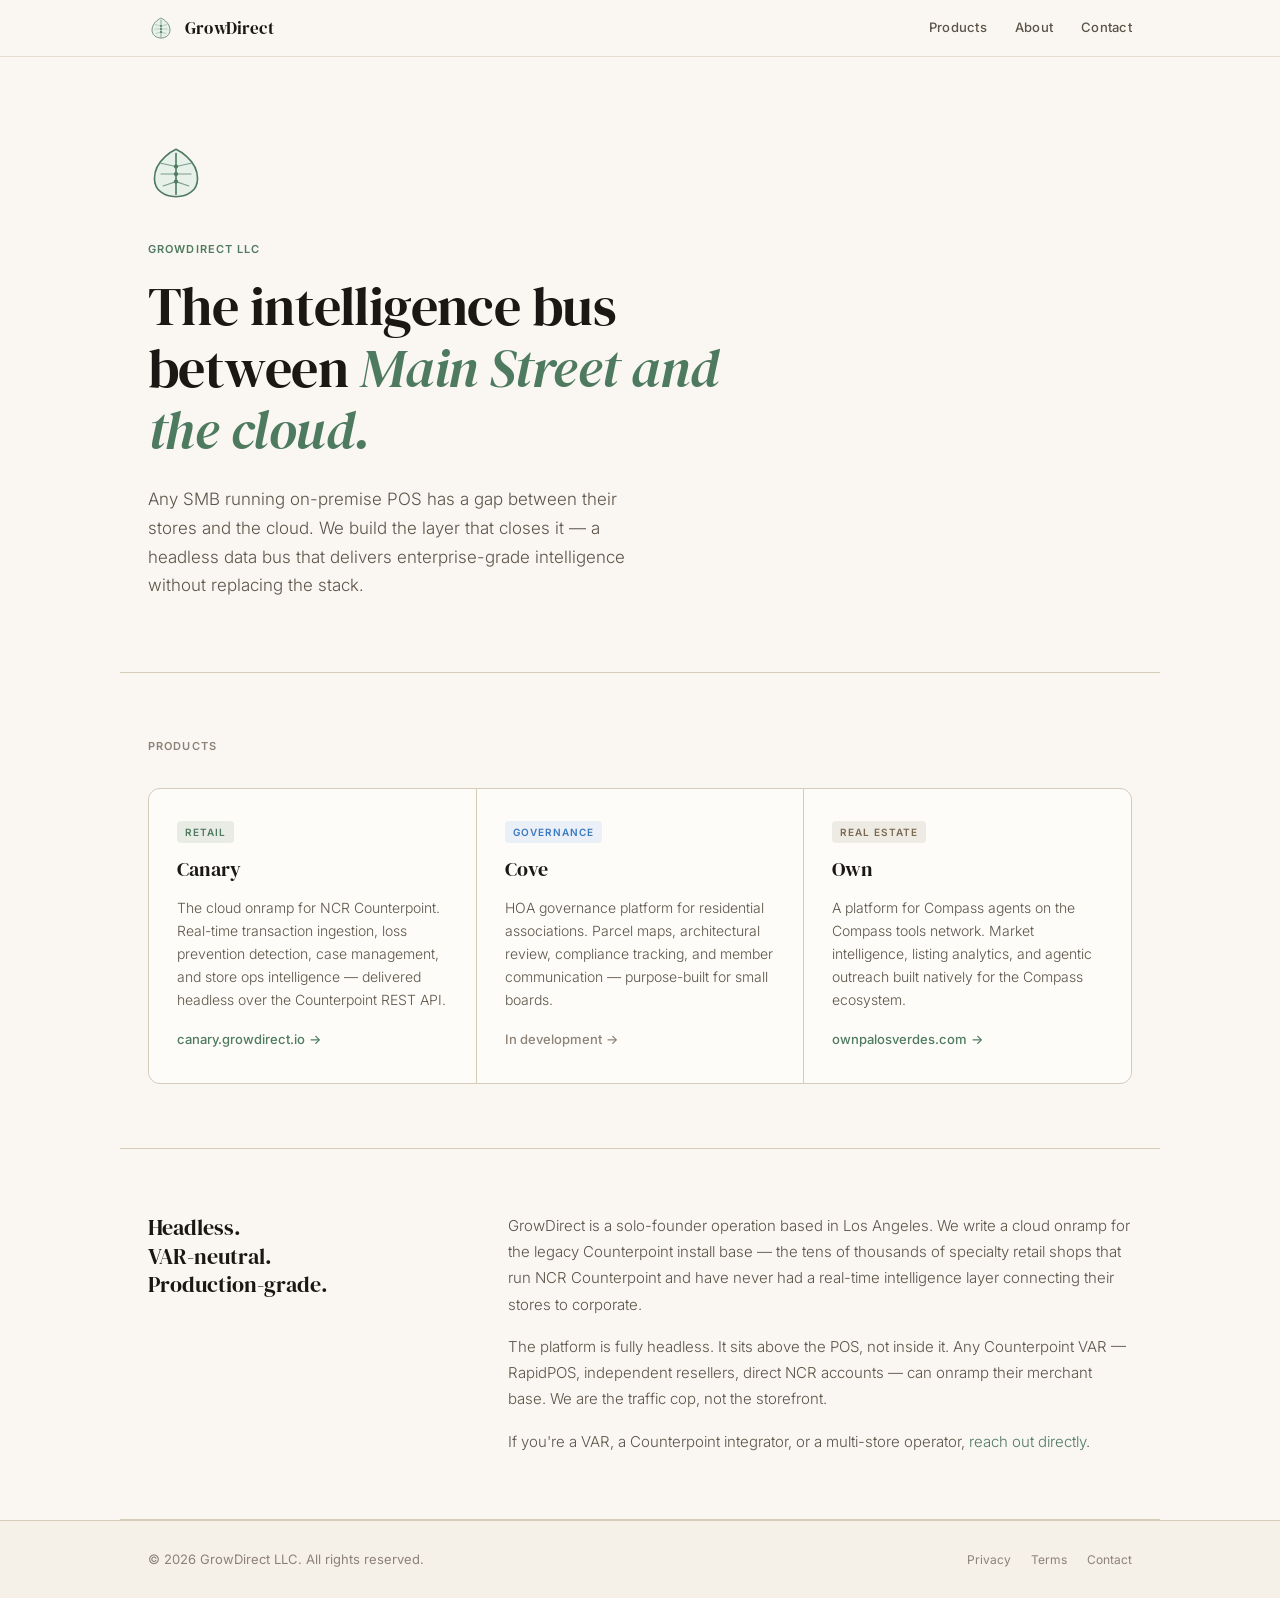
<file: index.html>
<!DOCTYPE html>
<html lang="en">
<head>
<meta charset="UTF-8">
<meta name="viewport" content="width=device-width, initial-scale=1.0">
<title>GrowDirect — Commerce Infrastructure</title>
<meta name="description" content="GrowDirect builds retail intelligence, real estate, and governance platforms for operators who need more than off-the-shelf.">
<meta property="og:title" content="GrowDirect — Commerce Infrastructure">
<meta property="og:description" content="GrowDirect builds retail intelligence, real estate, and governance platforms for operators who need more than off-the-shelf.">
<meta property="og:type" content="website">
<meta property="og:url" content="https://growdirect.io/">
<meta name="twitter:card" content="summary">
<link rel="icon" type="image/svg+xml" href="/favicon.svg">
<!-- GA4 -->
<script async src="https://www.googletagmanager.com/gtag/js?id=G-ELPTR2ZLP3"></script>
<script>
  window.dataLayer = window.dataLayer || [];
  function gtag(){dataLayer.push(arguments);}
  gtag('js', new Date());
  gtag('config', 'G-ELPTR2ZLP3');
</script>
<link rel="preconnect" href="https://fonts.googleapis.com">
<link rel="preconnect" href="https://fonts.gstatic.com" crossorigin>
<link href="https://fonts.googleapis.com/css2?family=DM+Serif+Display:ital@0;1&family=Inter:wght@300;400;500;600&display=swap" rel="stylesheet">
<style>
:root {
  --linen:      #F5F0E8;
  --cotton:     #FAF7F2;
  --warm-white: #FEFCF8;
  --surface:    #EDE7DC;
  --border:     #D4CBB8;
  --border-dim: #E5DDD0;
  --ink:        #1A1714;
  --ink-2:      #3A342C;
  --ink-3:      #5C5448;
  --muted:      #8C8278;
  --sage:       #4E7A5F;
  --sage-dim:   #3D6049;
  --sage-light: #E8F0EA;
  --tan:        #7A6A52;
}

*, *::before, *::after { margin: 0; padding: 0; box-sizing: border-box; }
html { scroll-behavior: smooth; }

body {
  background: var(--cotton);
  color: var(--ink-2);
  font-family: 'Inter', -apple-system, sans-serif;
  font-weight: 400;
  line-height: 1.65;
  -webkit-font-smoothing: antialiased;
}

a { color: var(--sage); text-decoration: none; }
a:hover { color: var(--sage-dim); }

/* ─── NAV ─── */
.nav {
  position: sticky;
  top: 0;
  z-index: 100;
  background: rgba(250, 247, 242, 0.92);
  backdrop-filter: blur(12px);
  -webkit-backdrop-filter: blur(12px);
  border-bottom: 1px solid var(--border-dim);
}
.nav-inner {
  max-width: 1040px;
  margin: 0 auto;
  padding: 0 28px;
  height: 56px;
  display: flex;
  align-items: center;
  justify-content: space-between;
}
.nav-brand {
  display: flex;
  align-items: center;
  gap: 11px;
}
.nav-leaf { width: 26px; height: 26px; flex-shrink: 0; }
.nav-name {
  font-family: 'DM Serif Display', Georgia, serif;
  font-size: 17px;
  color: var(--ink);
  letter-spacing: 0.01em;
}
.nav-links {
  display: flex;
  align-items: center;
  gap: 28px;
}
.nav-links a {
  font-size: 13px;
  font-weight: 500;
  color: var(--ink-3);
  letter-spacing: 0.02em;
}
.nav-links a:hover { color: var(--ink); }

/* ─── HERO ─── */
.hero {
  max-width: 1040px;
  margin: 0 auto;
  padding: 88px 28px 72px;
  border-bottom: 1px solid var(--border);
}
.hero-mark {
  margin-bottom: 32px;
}
.hero-leaf { width: 56px; height: 56px; }
.hero-eyebrow {
  font-size: 11px;
  font-weight: 600;
  letter-spacing: 0.1em;
  text-transform: uppercase;
  color: var(--sage);
  margin-bottom: 16px;
}
.hero h1 {
  font-family: 'DM Serif Display', Georgia, serif;
  font-size: clamp(34px, 5vw, 54px);
  font-weight: 400;
  color: var(--ink);
  line-height: 1.15;
  letter-spacing: -0.01em;
  max-width: 640px;
  margin-bottom: 24px;
}
.hero h1 em {
  font-style: italic;
  color: var(--sage);
}
.hero-sub {
  font-size: 17px;
  color: var(--ink-3);
  max-width: 520px;
  line-height: 1.7;
  font-weight: 300;
}

/* ─── PRODUCTS ─── */
.products {
  max-width: 1040px;
  margin: 0 auto;
  padding: 64px 28px;
  border-bottom: 1px solid var(--border);
}
.section-label {
  font-size: 11px;
  font-weight: 600;
  letter-spacing: 0.1em;
  text-transform: uppercase;
  color: var(--muted);
  margin-bottom: 32px;
}
.product-grid {
  display: grid;
  grid-template-columns: repeat(auto-fit, minmax(280px, 1fr));
  gap: 1px;
  background: var(--border);
  border: 1px solid var(--border);
  border-radius: 12px;
  overflow: hidden;
}
.product-card {
  background: var(--warm-white);
  padding: 32px 28px;
  display: flex;
  flex-direction: column;
  gap: 10px;
}
.product-card:hover { background: var(--cotton); }
.product-tag {
  font-size: 10px;
  font-weight: 600;
  letter-spacing: 0.1em;
  text-transform: uppercase;
  padding: 3px 8px;
  border-radius: 4px;
  display: inline-block;
  width: fit-content;
}
.tag-canary { background: rgba(78,122,95,0.12); color: var(--sage); }
.tag-cove   { background: rgba(59,130,246,0.10); color: #3B7ABF; }
.tag-angel  { background: rgba(122,106,82,0.12); color: var(--tan); }
.product-card h3 {
  font-family: 'DM Serif Display', Georgia, serif;
  font-size: 20px;
  font-weight: 400;
  color: var(--ink);
}
.product-card p {
  font-size: 14px;
  color: var(--ink-3);
  line-height: 1.65;
  font-weight: 300;
}
.product-link {
  font-size: 13px;
  font-weight: 500;
  color: var(--sage);
  margin-top: auto;
  padding-top: 8px;
  display: flex;
  align-items: center;
  gap: 4px;
}
.product-link::after { content: '→'; }

/* ─── ABOUT STRIP ─── */
.about {
  max-width: 1040px;
  margin: 0 auto;
  padding: 64px 28px;
  border-bottom: 1px solid var(--border);
  display: grid;
  grid-template-columns: 1fr 2fr;
  gap: 48px;
  align-items: start;
}
@media (max-width: 640px) {
  .about { grid-template-columns: 1fr; gap: 24px; }
}
.about-label {
  font-family: 'DM Serif Display', Georgia, serif;
  font-size: 22px;
  color: var(--ink);
  font-weight: 400;
  line-height: 1.3;
}
.about-body p {
  font-size: 15px;
  color: var(--ink-3);
  line-height: 1.75;
  font-weight: 300;
  margin-bottom: 16px;
}
.about-body p:last-child { margin-bottom: 0; }

/* ─── FOOTER ─── */
.footer {
  background: var(--linen);
  border-top: 1px solid var(--border);
}
.footer-inner {
  max-width: 1040px;
  margin: 0 auto;
  padding: 28px 28px;
  display: flex;
  align-items: center;
  justify-content: space-between;
  flex-wrap: wrap;
  gap: 12px;
}
.footer-copy {
  font-size: 13px;
  color: var(--muted);
}
.footer-links {
  display: flex;
  gap: 20px;
}
.footer-links a {
  font-size: 12px;
  color: var(--muted);
}
.footer-links a:hover { color: var(--ink-3); }

@media (max-width: 600px) {
  .nav-links .hide-sm { display: none; }
}
</style>
</head>
<body>

<!-- ─── NAV ─── -->
<nav class="nav">
  <div class="nav-inner">
    <div class="nav-brand">
      <!-- Digital leaf mark -->
      <svg class="nav-leaf" viewBox="0 0 52 52" fill="none" xmlns="http://www.w3.org/2000/svg">
        <path d="M26 6 C26 6 44 14 44 30 C44 40 36 46 26 46 C16 46 8 40 8 30 C8 14 26 6 26 6 Z" fill="#E8F0EA" stroke="#4E7A5F" stroke-width="1.5"/>
        <line x1="26" y1="10" x2="26" y2="44" stroke="#4E7A5F" stroke-width="1.2" stroke-linecap="round"/>
        <line x1="26" y1="22" x2="38" y2="19" stroke="#4E7A5F" stroke-width="0.9" stroke-linecap="round" opacity="0.7"/>
        <line x1="26" y1="28" x2="38" y2="28" stroke="#4E7A5F" stroke-width="0.9" stroke-linecap="round" opacity="0.7"/>
        <line x1="26" y1="34" x2="36" y2="37" stroke="#4E7A5F" stroke-width="0.9" stroke-linecap="round" opacity="0.7"/>
        <line x1="26" y1="22" x2="14" y2="19" stroke="#4E7A5F" stroke-width="0.9" stroke-linecap="round" opacity="0.7"/>
        <line x1="26" y1="28" x2="14" y2="28" stroke="#4E7A5F" stroke-width="0.9" stroke-linecap="round" opacity="0.7"/>
        <line x1="26" y1="34" x2="16" y2="37" stroke="#4E7A5F" stroke-width="0.9" stroke-linecap="round" opacity="0.7"/>
        <circle cx="26" cy="22" r="1.8" fill="#4E7A5F"/>
        <circle cx="26" cy="28" r="1.8" fill="#4E7A5F"/>
        <circle cx="26" cy="34" r="1.8" fill="#4E7A5F"/>
      </svg>
      <span class="nav-name">GrowDirect</span>
    </div>
    <nav class="nav-links">
      <a href="#products" class="hide-sm">Products</a>
      <a href="#about" class="hide-sm">About</a>
      <a href="mailto:hello@growdirect.io">Contact</a>
    </nav>
  </div>
</nav>

<!-- ─── HERO ─── -->
<section class="hero">
  <div class="hero-mark">
    <svg class="hero-leaf" viewBox="0 0 52 52" fill="none" xmlns="http://www.w3.org/2000/svg">
      <path d="M26 4 C26 4 46 13 46 31 C46 42 37 48 26 48 C15 48 6 42 6 31 C6 13 26 4 26 4 Z" fill="#E8F0EA" stroke="#4E7A5F" stroke-width="1.5"/>
      <line x1="26" y1="8" x2="26" y2="46" stroke="#4E7A5F" stroke-width="1.5" stroke-linecap="round"/>
      <line x1="26" y1="20" x2="40" y2="17" stroke="#4E7A5F" stroke-width="1" stroke-linecap="round" opacity="0.7"/>
      <line x1="26" y1="27" x2="40" y2="27" stroke="#4E7A5F" stroke-width="1" stroke-linecap="round" opacity="0.7"/>
      <line x1="26" y1="34" x2="38" y2="38" stroke="#4E7A5F" stroke-width="1" stroke-linecap="round" opacity="0.7"/>
      <line x1="26" y1="20" x2="12" y2="17" stroke="#4E7A5F" stroke-width="1" stroke-linecap="round" opacity="0.7"/>
      <line x1="26" y1="27" x2="12" y2="27" stroke="#4E7A5F" stroke-width="1" stroke-linecap="round" opacity="0.7"/>
      <line x1="26" y1="34" x2="14" y2="38" stroke="#4E7A5F" stroke-width="1" stroke-linecap="round" opacity="0.7"/>
      <circle cx="26" cy="20" r="2" fill="#4E7A5F"/>
      <circle cx="26" cy="27" r="2" fill="#4E7A5F"/>
      <circle cx="26" cy="34" r="2" fill="#4E7A5F"/>
    </svg>
  </div>
  <div class="hero-eyebrow">GrowDirect LLC</div>
  <h1>The intelligence bus between <em>Main Street and the cloud.</em></h1>
  <p class="hero-sub">
    Any SMB running on-premise POS has a gap between their stores
    and the cloud. We build the layer that closes it — a headless
    data bus that delivers enterprise-grade intelligence without
    replacing the stack.
  </p>
</section>

<!-- ─── PRODUCTS ─── -->
<section class="products" id="products">
  <div class="section-label">Products</div>
  <div class="product-grid">
    <div class="product-card">
      <span class="product-tag tag-canary">Retail</span>
      <h3>Canary</h3>
      <p>The cloud onramp for NCR Counterpoint. Real-time transaction ingestion,
         loss prevention detection, case management, and store ops intelligence —
         delivered headless over the Counterpoint REST API.</p>
      <a href="https://canary.growdirect.io" class="product-link">canary.growdirect.io</a>
    </div>
    <div class="product-card">
      <span class="product-tag tag-cove">Governance</span>
      <h3>Cove</h3>
      <p>HOA governance platform for residential associations.
         Parcel maps, architectural review, compliance tracking,
         and member communication — purpose-built for small boards.</p>
      <span class="product-link" style="color: var(--muted); cursor: default;">In development</span>
    </div>
    <div class="product-card">
      <span class="product-tag tag-angel">Real Estate</span>
      <h3>Own</h3>
      <p>A platform for Compass agents on the Compass tools network.
         Market intelligence, listing analytics, and agentic outreach
         built natively for the Compass ecosystem.</p>
      <a href="https://ownpalosverdes.com" class="product-link">ownpalosverdes.com</a>
    </div>
  </div>
</section>

<!-- ─── ABOUT ─── -->
<section class="about" id="about">
  <div class="about-label">Headless.<br>VAR-neutral.<br>Production-grade.</div>
  <div class="about-body">
    <p>
      GrowDirect is a solo-founder operation based in Los Angeles. We write a cloud
      onramp for the legacy Counterpoint install base — the tens of thousands of
      specialty retail shops that run NCR Counterpoint and have never had a real-time
      intelligence layer connecting their stores to corporate.
    </p>
    <p>
      The platform is fully headless. It sits above the POS, not inside it. Any
      Counterpoint VAR — RapidPOS, independent resellers, direct NCR accounts — can
      onramp their merchant base. We are the traffic cop, not the storefront.
    </p>
    <p>
      If you're a VAR, a Counterpoint integrator, or a multi-store operator,
      <a href="mailto:hello@growdirect.io">reach out directly</a>.
    </p>
  </div>
</section>

<!-- ─── FOOTER ─── -->
<footer class="footer">
  <div class="footer-inner">
    <span class="footer-copy">© 2026 GrowDirect LLC. All rights reserved.</span>
    <div class="footer-links">
      <a href="/legal/privacy-policy.html">Privacy</a>
      <a href="/legal/terms-of-use.html">Terms</a>
      <a href="mailto:hello@growdirect.io">Contact</a>
    </div>
  </div>
</footer>

</body>
</html>
</file>
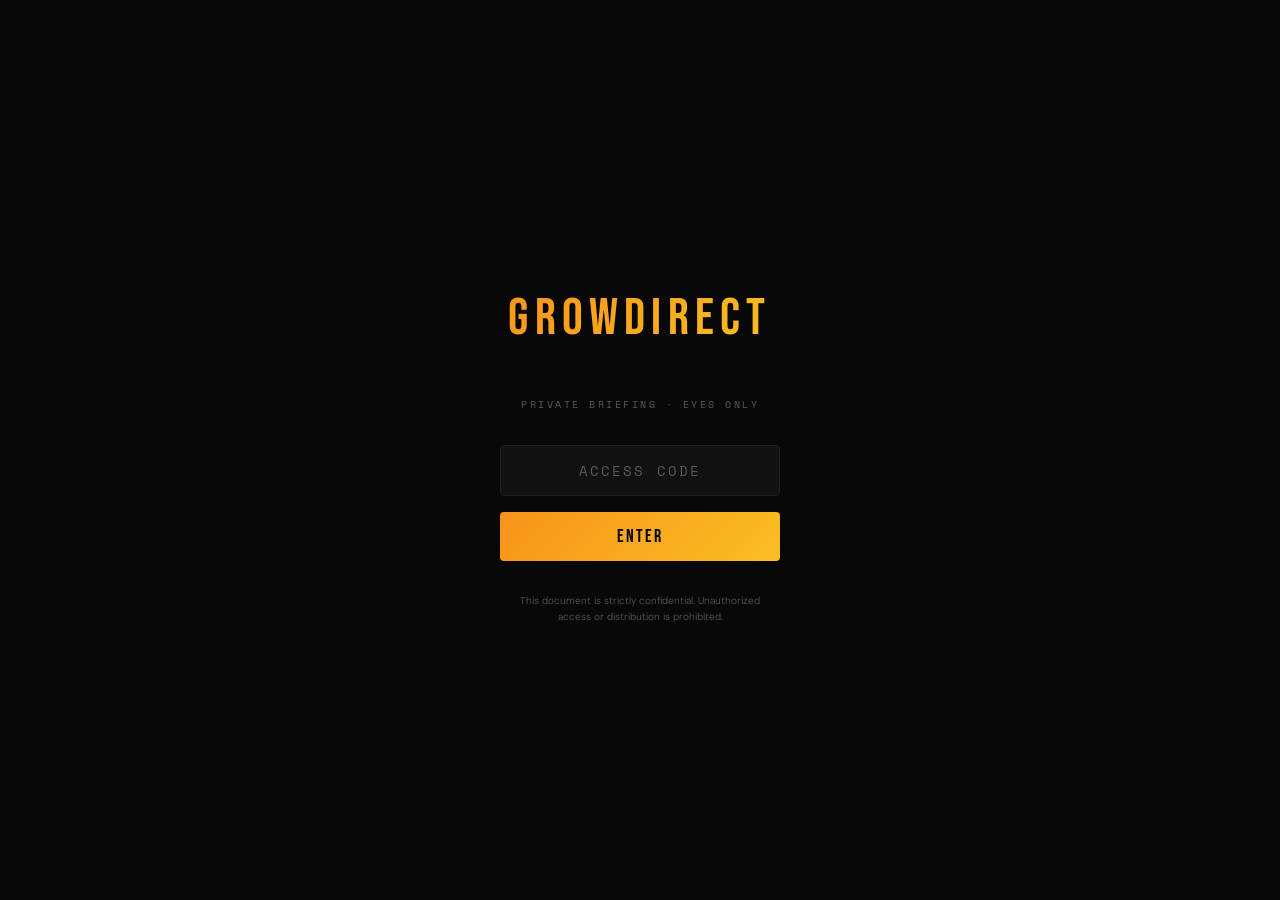
<file: investor/index.html>
<!DOCTYPE html>
<html lang="en">
<head>
<meta charset="UTF-8">
<meta name="viewport" content="width=device-width, initial-scale=1.0">
<title>GrowDirect — Private Briefing</title>
<meta property="og:title" content="GrowDirect — Private Briefing">
<meta property="og:description" content="Investor materials for GrowDirect.">
<meta property="og:type" content="website">
<meta property="og:url" content="https://growdirect.io/investor/">
<meta name="twitter:card" content="summary">
<meta name="twitter:title" content="GrowDirect — Private Briefing">
<meta name="twitter:description" content="Investor materials for GrowDirect.">
<!-- GA4 -->
<script async src="https://www.googletagmanager.com/gtag/js?id=G-ELPTR2ZLP3"></script>
<script>
  window.dataLayer = window.dataLayer || [];
  function gtag(){dataLayer.push(arguments);}
  gtag('js', new Date());
  gtag('config', 'G-ELPTR2ZLP3');
</script>
<link rel="icon" type="image/svg+xml" href="/favicon.svg">
<style>
@import url('https://fonts.googleapis.com/css2?family=Bebas+Neue&family=DM+Serif+Display:ital@0;1&family=DM+Sans:wght@300;400;500;600&family=Space+Mono:wght@400;700&display=swap');

:root {
  --btc: #F7931A;
  --gold: #FBBF24;
  --dark: #080808;
  --dim: #111111;
  --card: #141414;
  --border: #1e1e1e;
  --text: #E8E4DC;
  --muted: #5a5a5a;
  --faint: #222;
  --green: #22C55E;
  --red: #EF4444;
}

* { margin:0; padding:0; box-sizing:border-box; }

body {
  background: var(--dark);
  color: var(--text);
  font-family: 'DM Sans', sans-serif;
  font-weight: 300;
  line-height: 1.7;
  overflow-x: hidden;
}

/* ── GATE ── */
#gate {
  position: fixed;
  inset: 0;
  background: var(--dark);
  z-index: 9999;
  display: flex;
  align-items: center;
  justify-content: center;
  flex-direction: column;
  gap: 32px;
}

.gate-logo {
  font-family: 'Bebas Neue', sans-serif;
  font-size: 52px;
  letter-spacing: 0.12em;
  background: linear-gradient(135deg, var(--btc), var(--gold));
  -webkit-background-clip: text;
  -webkit-text-fill-color: transparent;
  background-clip: text;
}

.gate-sub {
  font-family: 'Space Mono', monospace;
  font-size: 10px;
  color: var(--muted);
  letter-spacing: 0.25em;
  text-transform: uppercase;
  text-align: center;
}

.gate-form {
  display: flex;
  flex-direction: column;
  align-items: center;
  gap: 16px;
  width: 280px;
}

.gate-input {
  width: 100%;
  background: var(--dim);
  border: 1px solid var(--border);
  border-radius: 4px;
  padding: 14px 18px;
  color: var(--text);
  font-family: 'Space Mono', monospace;
  font-size: 14px;
  letter-spacing: 0.15em;
  text-align: center;
  outline: none;
  transition: border-color 0.2s;
}

.gate-input:focus { border-color: var(--btc); }
.gate-input::placeholder { color: var(--muted); }

.gate-btn {
  width: 100%;
  background: linear-gradient(135deg, var(--btc), var(--gold));
  border: none;
  border-radius: 4px;
  padding: 14px;
  font-family: 'Bebas Neue', sans-serif;
  font-size: 18px;
  letter-spacing: 0.12em;
  color: #000;
  cursor: pointer;
  transition: opacity 0.2s;
}

.gate-btn:hover { opacity: 0.85; }

.gate-error {
  font-family: 'Space Mono', monospace;
  font-size: 10px;
  color: var(--red);
  letter-spacing: 0.1em;
  display: none;
}

.gate-disclaimer {
  font-size: 10px;
  color: var(--muted);
  text-align: center;
  max-width: 260px;
  line-height: 1.6;
}

/* ── SITE ── */
#site { display: none; }

/* Grain */
body::after {
  content:'';
  position:fixed;
  inset:0;
  pointer-events:none;
  z-index:1;
  opacity:0.025;
  background-image:url("data:image/svg+xml,%3Csvg viewBox='0 0 200 200' xmlns='http://www.w3.org/2000/svg'%3E%3Cfilter id='n'%3E%3CfeTurbulence type='fractalNoise' baseFrequency='0.85' numOctaves='4' stitchTiles='stitch'/%3E%3C/filter%3E%3Crect width='100%25' height='100%25' filter='url(%23n)'/%3E%3C/svg%3E");
}

/* ── NAV ── */
nav {
  position: fixed;
  top: 0; left: 0; right: 0;
  z-index: 100;
  background: rgba(8,8,8,0.92);
  backdrop-filter: blur(12px);
  border-bottom: 1px solid var(--border);
  padding: 0 48px;
  height: 60px;
  display: flex;
  align-items: center;
  justify-content: space-between;
}

.nav-logo {
  font-family: 'Bebas Neue', sans-serif;
  font-size: 22px;
  letter-spacing: 0.12em;
  background: linear-gradient(135deg, var(--btc), var(--gold));
  -webkit-background-clip: text;
  -webkit-text-fill-color: transparent;
  background-clip: text;
}

.nav-links {
  display: flex;
  gap: 32px;
  list-style: none;
}

.nav-links a {
  font-family: 'Space Mono', monospace;
  font-size: 10px;
  color: var(--muted);
  text-decoration: none;
  letter-spacing: 0.15em;
  text-transform: uppercase;
  transition: color 0.2s;
}

.nav-links a:hover { color: var(--gold); }

.nav-badge {
  font-family: 'Space Mono', monospace;
  font-size: 9px;
  color: var(--btc);
  letter-spacing: 0.15em;
  border: 1px solid rgba(247,147,26,0.3);
  padding: 4px 10px;
  border-radius: 2px;
}

/* ── HERO ── */
.hero {
  min-height: 100vh;
  display: flex;
  align-items: center;
  justify-content: center;
  padding: 120px 48px 80px;
  position: relative;
  overflow: hidden;
}

.hero-bg {
  position: absolute;
  inset: 0;
  background:
    radial-gradient(ellipse 60% 50% at 50% 60%, rgba(247,147,26,0.04) 0%, transparent 70%),
    radial-gradient(ellipse 40% 40% at 20% 20%, rgba(251,191,36,0.03) 0%, transparent 60%);
}

.hero-grid {
  position: absolute;
  inset: 0;
  background-image:
    linear-gradient(rgba(255,255,255,0.015) 1px, transparent 1px),
    linear-gradient(90deg, rgba(255,255,255,0.015) 1px, transparent 1px);
  background-size: 60px 60px;
}

.hero-content {
  position: relative;
  text-align: center;
  max-width: 800px;
}

.hero-eyebrow {
  font-family: 'Space Mono', monospace;
  font-size: 10px;
  color: var(--btc);
  letter-spacing: 0.3em;
  text-transform: uppercase;
  margin-bottom: 24px;
  display: flex;
  align-items: center;
  justify-content: center;
  gap: 16px;
}

.hero-eyebrow::before,
.hero-eyebrow::after {
  content: '';
  display: block;
  width: 40px;
  height: 1px;
  background: linear-gradient(90deg, transparent, var(--btc));
}

.hero-eyebrow::after {
  background: linear-gradient(90deg, var(--btc), transparent);
}

.hero-title {
  font-family: 'Bebas Neue', sans-serif;
  font-size: clamp(56px, 10vw, 110px);
  letter-spacing: 0.05em;
  line-height: 0.9;
  margin-bottom: 12px;
  background: linear-gradient(160deg, #fff 30%, var(--btc) 100%);
  -webkit-background-clip: text;
  -webkit-text-fill-color: transparent;
  background-clip: text;
}

.hero-sub {
  font-family: 'DM Serif Display', serif;
  font-style: italic;
  font-size: clamp(18px, 2.5vw, 26px);
  color: var(--gold);
  margin-bottom: 32px;
  opacity: 0.9;
}

.hero-body {
  font-size: 15px;
  color: var(--muted);
  max-width: 560px;
  margin: 0 auto 48px;
  line-height: 1.8;
}

.hero-stats {
  display: flex;
  gap: 48px;
  justify-content: center;
  flex-wrap: wrap;
  margin-bottom: 48px;
}

.hero-stat { text-align: center; }

.hero-stat-num {
  font-family: 'Bebas Neue', sans-serif;
  font-size: 42px;
  letter-spacing: 0.05em;
  color: var(--btc);
  line-height: 1;
}

.hero-stat-label {
  font-family: 'Space Mono', monospace;
  font-size: 9px;
  color: var(--muted);
  letter-spacing: 0.15em;
  text-transform: uppercase;
  margin-top: 4px;
}

.hero-patent {
  display: inline-flex;
  align-items: center;
  gap: 10px;
  background: rgba(247,147,26,0.06);
  border: 1px solid rgba(247,147,26,0.2);
  border-radius: 4px;
  padding: 12px 24px;
  font-family: 'Space Mono', monospace;
  font-size: 10px;
  color: var(--btc);
  letter-spacing: 0.12em;
}

/* ── SECTION ── */
section {
  padding: 100px 48px;
  max-width: 1100px;
  margin: 0 auto;
  position: relative;
}

.section-label {
  font-family: 'Space Mono', monospace;
  font-size: 9px;
  color: var(--btc);
  letter-spacing: 0.3em;
  text-transform: uppercase;
  margin-bottom: 16px;
  display: flex;
  align-items: center;
  gap: 12px;
}

.section-label::after {
  content: '';
  flex: 1;
  height: 1px;
  background: linear-gradient(90deg, var(--border), transparent);
  max-width: 200px;
}

.section-title {
  font-family: 'Bebas Neue', sans-serif;
  font-size: clamp(36px, 5vw, 60px);
  letter-spacing: 0.05em;
  line-height: 1;
  margin-bottom: 16px;
  color: var(--text);
}

.section-intro {
  font-family: 'DM Serif Display', serif;
  font-style: italic;
  font-size: 18px;
  color: var(--gold);
  margin-bottom: 48px;
  max-width: 600px;
}

/* ── PROBLEM CARDS ── */
.problem-grid {
  display: grid;
  grid-template-columns: repeat(3, 1fr);
  gap: 1px;
  background: var(--border);
  border: 1px solid var(--border);
  border-radius: 8px;
  overflow: hidden;
  margin-bottom: 60px;
}

.problem-card {
  background: var(--card);
  padding: 36px 28px;
  position: relative;
}

.problem-card::before {
  content: '';
  position: absolute;
  top: 0; left: 0; right: 0;
  height: 2px;
  background: linear-gradient(90deg, var(--btc), var(--gold));
  opacity: 0;
  transition: opacity 0.3s;
}

.problem-card:hover::before { opacity: 1; }

.problem-icon {
  font-size: 28px;
  margin-bottom: 16px;
}

.problem-card h3 {
  font-family: 'Bebas Neue', sans-serif;
  font-size: 22px;
  letter-spacing: 0.08em;
  color: var(--gold);
  margin-bottom: 8px;
}

.problem-card p {
  font-size: 13px;
  color: var(--muted);
  line-height: 1.7;
}

/* ── SOLUTION STEPS ── */
.solution-steps {
  display: grid;
  grid-template-columns: repeat(3, 1fr);
  gap: 24px;
  margin-bottom: 60px;
}

.step {
  background: var(--card);
  border: 1px solid var(--border);
  border-radius: 8px;
  padding: 32px;
  position: relative;
  overflow: hidden;
}

.step-num {
  font-family: 'Bebas Neue', sans-serif;
  font-size: 72px;
  color: var(--faint);
  line-height: 1;
  position: absolute;
  top: -8px;
  right: 16px;
}

.step-badge {
  display: inline-block;
  font-family: 'Space Mono', monospace;
  font-size: 9px;
  color: var(--btc);
  letter-spacing: 0.15em;
  border: 1px solid rgba(247,147,26,0.3);
  padding: 4px 10px;
  border-radius: 2px;
  margin-bottom: 16px;
}

.step h3 {
  font-family: 'Bebas Neue', sans-serif;
  font-size: 24px;
  letter-spacing: 0.08em;
  color: var(--text);
  margin-bottom: 8px;
}

.step p {
  font-size: 13px;
  color: var(--muted);
  line-height: 1.7;
}

/* ── PIPELINE ── */
.pipeline {
  background: var(--card);
  border: 1px solid var(--border);
  border-radius: 8px;
  padding: 40px;
  margin-bottom: 60px;
}

.pipeline-title {
  font-family: 'Space Mono', monospace;
  font-size: 10px;
  color: var(--muted);
  letter-spacing: 0.2em;
  text-transform: uppercase;
  margin-bottom: 32px;
}

.pipeline-nodes {
  display: flex;
  align-items: center;
  gap: 0;
  overflow-x: auto;
}

.pipe-node {
  flex: 1;
  min-width: 120px;
  text-align: center;
  position: relative;
}

.pipe-node::after {
  content: '→';
  position: absolute;
  right: -12px;
  top: 50%;
  transform: translateY(-50%);
  color: var(--btc);
  font-size: 16px;
  opacity: 0.6;
}

.pipe-node:last-child::after { display: none; }

.pipe-circle {
  width: 56px;
  height: 56px;
  border-radius: 50%;
  background: var(--dim);
  border: 1px solid var(--btc);
  display: flex;
  align-items: center;
  justify-content: center;
  margin: 0 auto 12px;
  font-size: 20px;
  box-shadow: 0 0 20px rgba(247,147,26,0.1);
}

.pipe-label {
  font-family: 'Bebas Neue', sans-serif;
  font-size: 13px;
  letter-spacing: 0.08em;
  color: var(--text);
  margin-bottom: 4px;
}

.pipe-time {
  font-family: 'Space Mono', monospace;
  font-size: 9px;
  color: var(--muted);
  letter-spacing: 0.1em;
}

/* ── MOAT GRID ── */
.moat-grid {
  display: grid;
  grid-template-columns: repeat(2, 1fr);
  gap: 24px;
  margin-bottom: 60px;
}

.moat-card {
  background: var(--card);
  border: 1px solid var(--border);
  border-radius: 8px;
  padding: 32px;
  display: flex;
  gap: 20px;
  align-items: flex-start;
  transition: border-color 0.3s;
}

.moat-card:hover { border-color: rgba(247,147,26,0.3); }

.moat-icon {
  font-size: 24px;
  flex-shrink: 0;
  margin-top: 2px;
}

.moat-card h3 {
  font-family: 'Bebas Neue', sans-serif;
  font-size: 20px;
  letter-spacing: 0.08em;
  color: var(--gold);
  margin-bottom: 8px;
}

.moat-card p {
  font-size: 13px;
  color: var(--muted);
  line-height: 1.7;
}

/* ── LOOP DIAGRAM (embedded) ── */
.loop-section {
  background: var(--dim);
  border-top: 1px solid var(--border);
  border-bottom: 1px solid var(--border);
  padding: 80px 48px;
}

.loop-inner {
  max-width: 1100px;
  margin: 0 auto;
}

/* ── MARKET ── */
.market-grid {
  display: grid;
  grid-template-columns: repeat(3, 1fr);
  gap: 1px;
  background: var(--border);
  border-radius: 8px;
  overflow: hidden;
  border: 1px solid var(--border);
  margin-bottom: 48px;
}

.market-stat {
  background: var(--card);
  padding: 36px 28px;
  text-align: center;
}

.market-num {
  font-family: 'Bebas Neue', sans-serif;
  font-size: 52px;
  letter-spacing: 0.05em;
  background: linear-gradient(135deg, var(--btc), var(--gold));
  -webkit-background-clip: text;
  -webkit-text-fill-color: transparent;
  background-clip: text;
  line-height: 1;
  margin-bottom: 8px;
}

.market-label {
  font-family: 'Space Mono', monospace;
  font-size: 9px;
  color: var(--muted);
  letter-spacing: 0.15em;
  text-transform: uppercase;
  margin-bottom: 8px;
}

.market-sub {
  font-size: 12px;
  color: var(--muted);
  line-height: 1.5;
}

/* ── VISION TIERS ── */
.vision-tiers {
  display: grid;
  grid-template-columns: repeat(2, 1fr);
  gap: 24px;
  margin-bottom: 60px;
}

.tier {
  background: var(--card);
  border: 1px solid var(--border);
  border-radius: 8px;
  padding: 28px;
  position: relative;
  overflow: hidden;
}

.tier::before {
  content: '';
  position: absolute;
  top: 0; left: 0;
  width: 3px;
  height: 100%;
  background: linear-gradient(180deg, var(--btc), var(--gold));
}

.tier-level {
  font-family: 'Space Mono', monospace;
  font-size: 9px;
  color: var(--btc);
  letter-spacing: 0.2em;
  text-transform: uppercase;
  margin-bottom: 10px;
}

.tier h3 {
  font-family: 'Bebas Neue', sans-serif;
  font-size: 20px;
  letter-spacing: 0.08em;
  color: var(--text);
  margin-bottom: 6px;
}

.tier-own {
  font-size: 12px;
  color: var(--muted);
  margin-bottom: 4px;
}

.tier-pay {
  font-size: 11px;
  color: var(--green);
  font-family: 'Space Mono', monospace;
}

/* ── USE CASES ── */
.use-grid {
  display: grid;
  grid-template-columns: repeat(3, 1fr);
  gap: 16px;
  margin-bottom: 60px;
}

.use-card {
  background: var(--card);
  border: 1px solid var(--border);
  border-radius: 8px;
  padding: 24px;
  text-align: center;
  transition: border-color 0.3s, transform 0.2s;
}

.use-card:hover {
  border-color: rgba(247,147,26,0.3);
  transform: translateY(-2px);
}

.use-icon { font-size: 28px; margin-bottom: 12px; }

.use-card h3 {
  font-family: 'Bebas Neue', sans-serif;
  font-size: 18px;
  letter-spacing: 0.08em;
  color: var(--gold);
  margin-bottom: 6px;
}

.use-card p {
  font-size: 12px;
  color: var(--muted);
  line-height: 1.6;
}

/* ── BUILD METRICS ── */
.build-row {
  display: grid;
  grid-template-columns: repeat(4, 1fr);
  gap: 1px;
  background: var(--border);
  border: 1px solid var(--border);
  border-radius: 8px;
  overflow: hidden;
  margin-bottom: 48px;
}

.build-stat {
  background: var(--card);
  padding: 28px;
  text-align: center;
}

.build-num {
  font-family: 'Bebas Neue', sans-serif;
  font-size: 44px;
  color: var(--btc);
  line-height: 1;
  margin-bottom: 6px;
}

.build-label {
  font-family: 'Space Mono', monospace;
  font-size: 9px;
  color: var(--muted);
  letter-spacing: 0.12em;
  text-transform: uppercase;
}

/* ── PROTECTION ── */
.protection-row {
  display: grid;
  grid-template-columns: 1fr 1fr;
  gap: 24px;
  margin-bottom: 48px;
}

.prot-card {
  background: var(--card);
  border: 1px solid var(--border);
  border-radius: 8px;
  padding: 36px;
  text-align: center;
}

.prot-icon { font-size: 36px; margin-bottom: 16px; }

.prot-num {
  font-family: 'Bebas Neue', sans-serif;
  font-size: 36px;
  color: var(--gold);
  letter-spacing: 0.05em;
  margin-bottom: 4px;
}

.prot-label {
  font-family: 'Space Mono', monospace;
  font-size: 9px;
  color: var(--muted);
  letter-spacing: 0.15em;
  text-transform: uppercase;
  margin-bottom: 12px;
}

.prot-body {
  font-size: 13px;
  color: var(--muted);
  line-height: 1.7;
}

/* ── CLOSING ── */
.closing {
  text-align: center;
  padding: 120px 48px;
  border-top: 1px solid var(--border);
  position: relative;
  overflow: hidden;
}

.closing-bg {
  position: absolute;
  inset: 0;
  background: radial-gradient(ellipse 60% 80% at 50% 50%, rgba(247,147,26,0.04), transparent);
}

.closing-quote {
  font-family: 'DM Serif Display', serif;
  font-style: italic;
  font-size: clamp(22px, 3vw, 36px);
  color: var(--text);
  max-width: 700px;
  margin: 0 auto 16px;
  line-height: 1.4;
  position: relative;
}

.closing-attr {
  font-family: 'Space Mono', monospace;
  font-size: 10px;
  color: var(--btc);
  letter-spacing: 0.2em;
  text-transform: uppercase;
  margin-bottom: 48px;
  position: relative;
}

.closing-logo {
  font-family: 'Bebas Neue', sans-serif;
  font-size: 64px;
  letter-spacing: 0.1em;
  background: linear-gradient(135deg, var(--btc), var(--gold));
  -webkit-background-clip: text;
  -webkit-text-fill-color: transparent;
  background-clip: text;
  position: relative;
  margin-bottom: 8px;
}

.closing-patent {
  font-family: 'Space Mono', monospace;
  font-size: 10px;
  color: var(--muted);
  letter-spacing: 0.15em;
  position: relative;
}

/* ── FOOTER ── */
footer {
  border-top: 1px solid var(--border);
  padding: 24px 48px;
  display: flex;
  justify-content: space-between;
  align-items: center;
}

.footer-conf {
  font-family: 'Space Mono', monospace;
  font-size: 9px;
  color: var(--muted);
  letter-spacing: 0.2em;
  text-transform: uppercase;
}

.footer-btc {
  font-family: 'Space Mono', monospace;
  font-size: 9px;
  color: var(--btc);
  letter-spacing: 0.1em;
}

/* ── DIVIDERS ── */
.full-divider {
  width: 100%;
  height: 1px;
  background: linear-gradient(90deg, transparent, var(--border), transparent);
  margin: 0;
}

/* ── RESPONSIVE ── */
@media (max-width: 768px) {
  nav { padding: 0 20px; }
  .nav-links { display: none; }
  section { padding: 60px 20px; }
  .hero { padding: 100px 20px 60px; }
  .problem-grid,
  .solution-steps,
  .moat-grid,
  .vision-tiers,
  .use-grid,
  .market-grid,
  .build-row,
  .protection-row { grid-template-columns: 1fr; }
  .pipeline-nodes { flex-wrap: wrap; justify-content: center; gap: 16px; }
  .pipe-node::after { display: none; }
  footer { flex-direction: column; gap: 8px; text-align: center; }
}

/* Fade in on load */
@keyframes fadeIn {
  from { opacity: 0; transform: translateY(16px); }
  to { opacity: 1; transform: translateY(0); }
}

.fade-in {
  opacity: 0;
  animation: fadeIn 0.8s ease forwards;
}
</style>
</head>
<body>

<!-- ── GATE ── -->
<div id="gate">
  <div class="gate-logo">GROWDIRECT</div>
  <div class="gate-sub">Private Briefing · Eyes Only</div>
  <div class="gate-form">
    <input type="password" class="gate-input" id="pw" placeholder="ACCESS CODE" autocomplete="off"/>
    <button class="gate-btn" onclick="unlock()">ENTER</button>
    <div class="gate-error" id="gate-err">INVALID ACCESS CODE</div>
  </div>
  <div class="gate-disclaimer">This document is strictly confidential. Unauthorized access or distribution is prohibited.</div>
</div>

<!-- ── SITE ── -->
<div id="site">

<!-- NAV -->
<nav>
  <div class="nav-logo">GROWDIRECT</div>
  <ul class="nav-links">
    <li><a href="#problem">Problem</a></li>
    <li><a href="#solution">Solution</a></li>
    <li><a href="#economy">Economy</a></li>
    <li><a href="#market">Market</a></li>
    <li><a href="#vision">Vision</a></li>
    <li><a href="#build">Built</a></li>
  </ul>
  <div class="nav-badge">CONFIDENTIAL</div>
</nav>

<!-- HERO -->
<div class="hero">
  <div class="hero-bg"></div>
  <div class="hero-grid"></div>
  <div class="hero-content fade-in">
    <div class="hero-eyebrow">Universal Event Notarization</div>
    <div class="hero-title">GROWDIRECT</div>
    <div class="hero-sub">The minter. The time chain. The boss.</div>
    <div class="hero-body">
      Every event that matters leaves a record. Every record that matters should be immutable.
      GrowDirect puts both facts together on the Bitcoin time chain — and charges sats every time the world needs to prove something happened.
    </div>
    <div class="hero-stats">
      <div class="hero-stat">
        <div class="hero-stat-num">17+</div>
        <div class="hero-stat-label">Years Bitcoin Uptime</div>
      </div>
      <div class="hero-stat">
        <div class="hero-stat-num">0</div>
        <div class="hero-stat-label">Minutes Downtime</div>
      </div>
      <div class="hero-stat">
        <div class="hero-stat-num">∞</div>
        <div class="hero-stat-label">Permanence</div>
      </div>
      <div class="hero-stat">
        <div class="hero-stat-num">0</div>
        <div class="hero-stat-label">Trust Required</div>
      </div>
    </div>
    <div class="hero-patent">
      📜 &nbsp; PATENT PENDING · 63/991,596 · FILED FEBRUARY 26, 2026
    </div>
  </div>
</div>

<div class="full-divider"></div>

<!-- PROBLEM -->
<section id="problem">
  <div class="section-label">01 — The Problem</div>
  <div class="section-title">The Record Is Broken</div>
  <div class="section-intro">Billions of events happen every day. Almost none of them are provably immutable.</div>
  <div class="problem-grid">
    <div class="problem-card">
      <div class="problem-icon">⏱</div>
      <h3>Polling Gaps</h3>
      <p>Billions of events lost between polling intervals. The moment something happens and the moment it's recorded are never the same. That gap is where truth disappears.</p>
    </div>
    <div class="problem-card">
      <div class="problem-icon">🔒</div>
      <h3>Mutable Records</h3>
      <p>Every event stored in a traditional database can be altered, deleted, or lost. Admins can change history. Servers go down. There is no external proof anything happened as recorded.</p>
    </div>
    <div class="problem-card">
      <div class="problem-icon">🏦</div>
      <h3>Trust Required</h3>
      <p>The current system requires you to trust the institution that controls the record. The bank. The card network. The intermediary. No proof it happened. No proof it wasn't changed.</p>
    </div>
  </div>
</section>

<div class="full-divider"></div>

<!-- SOLUTION -->
<section id="solution">
  <div class="section-label">02 — The Solution</div>
  <div class="section-title">Capture. Seal. Inscribe.</div>
  <div class="section-intro">Three steps. One result. A record no one can argue with.</div>
  <div class="solution-steps">
    <div class="step">
      <div class="step-num">1</div>
      <div class="step-badge">REAL-TIME</div>
      <h3>Webhooks, Not Polling</h3>
      <p>Every event is captured the moment it happens via webhook. No polling gaps. No missed events. Zero temporal uncertainty from source to seal.</p>
    </div>
    <div class="step">
      <div class="step-num">2</div>
      <div class="step-badge">IMMUTABLE</div>
      <h3>Write-Once Evidence</h3>
      <p>Sealed immediately in a write-once PostgreSQL evidence store. INSERT-only. 22 immutability triggers verified. Hash chain links every record to the next. Never altered.</p>
    </div>
    <div class="step">
      <div class="step-num">3</div>
      <div class="step-badge">PERMANENT</div>
      <h3>Bitcoin Ordinal</h3>
      <p>Merkle root inscribed on Bitcoin. Block height is the timestamp. The chain survives everything. Forever verifiable by anyone, anywhere, without permission.</p>
    </div>
  </div>

  <!-- PIPELINE -->
  <div class="pipeline">
    <div class="pipeline-title">Six-Node Pipeline</div>
    <div class="pipeline-nodes">
      <div class="pipe-node">
        <div class="pipe-circle">📡</div>
        <div class="pipe-label">SOURCE</div>
        <div class="pipe-time">Any network</div>
      </div>
      <div class="pipe-node">
        <div class="pipe-circle">🔌</div>
        <div class="pipe-label">GATEWAY</div>
        <div class="pipe-time">API ingestion</div>
      </div>
      <div class="pipe-node">
        <div class="pipe-circle">📬</div>
        <div class="pipe-label">QUEUE</div>
        <div class="pipe-time">Fan-out</div>
      </div>
      <div class="pipe-node">
        <div class="pipe-circle">🔐</div>
        <div class="pipe-label">HASH & SEAL</div>
        <div class="pipe-time">Write-once · T+0ms</div>
      </div>
      <div class="pipe-node">
        <div class="pipe-circle">🔍</div>
        <div class="pipe-label">PARSE & ROUTE</div>
        <div class="pipe-time">Queryable · T+15ms</div>
      </div>
      <div class="pipe-node">
        <div class="pipe-circle">₿</div>
        <div class="pipe-label">ORDINAL</div>
        <div class="pipe-time">Bitcoin · T+~10min</div>
      </div>
    </div>
  </div>

  <!-- MOAT -->
  <div class="moat-grid">
    <div class="moat-card">
      <div class="moat-icon">🔑</div>
      <div>
        <h3>Key Custody</h3>
        <p>GrowDirect controls every inscription key. No custodian. No exchange. No third party. We were there when the Ordinal was minted. That cannot be replicated retroactively.</p>
      </div>
    </div>
    <div class="moat-card">
      <div class="moat-icon">📈</div>
      <div>
        <h3>Historical Accumulation</h3>
        <p>Block positions can't be replicated retroactively. First mover wins permanently. The Genesis Pool establishes GrowDirect's canonical authority before any competitor can occupy the same block space.</p>
      </div>
    </div>
    <div class="moat-card">
      <div class="moat-icon">🌐</div>
      <div>
        <h3>Network Effects</h3>
        <p>More events mean more inscriptions mean more validation revenue mean more data mean a deeper moat. The more people who validate against our canonical record, the more valuable it becomes.</p>
      </div>
    </div>
    <div class="moat-card">
      <div class="moat-icon">🏛</div>
      <div>
        <h3>Regulatory Moat</h3>
        <p>Compliance-grade evidence creates switching costs. Once a merchant, healthcare provider, or supply chain operator is anchored to our canonical record, we are infrastructure. Infrastructure doesn't churn.</p>
      </div>
    </div>
  </div>
</section>

<div class="full-divider"></div>

<!-- CLOSED LOOP ECONOMY -->
<div class="loop-section" id="economy">
  <div class="loop-inner">
    <div class="section-label">03 — The Economy</div>
    <div class="section-title">Closed Loop. Perpetual.</div>
    <div class="section-intro">The treasury mints the asset. The protocol licenses the asset. The royalty grows the treasury. Forever.</div>

    <!-- Embedded loop diagram -->
    <div style="display:flex;justify-content:center;margin-bottom:48px;">
      <div style="position:relative;width:520px;height:520px;flex-shrink:0;">
        <svg viewBox="0 0 600 600" width="100%" height="100%" xmlns="http://www.w3.org/2000/svg">
          <defs>
            <path id="lp2" d="M 300,90 A 210,210 0 1,1 299.9,90" fill="none"/>
          </defs>
          <circle cx="300" cy="300" r="210" fill="none" stroke="#1a1a1a" stroke-width="1"/>
          <circle cx="300" cy="300" r="210" fill="none" stroke="#F7931A" stroke-width="1.5" stroke-dasharray="8 20" opacity="0.25">
            <animateTransform attributeName="transform" type="rotate" from="0 300 300" to="360 300 300" dur="25s" repeatCount="indefinite"/>
          </circle>
          <polygon points="304,91 296,84 310,84" fill="#F7931A" opacity="0.6"/>
          <polygon points="511,304 504,296 504,310" fill="#F7931A" opacity="0.6"/>
          <polygon points="296,509 304,516 290,516" fill="#F7931A" opacity="0.6"/>
          <polygon points="89,296 96,304 96,290" fill="#F7931A" opacity="0.6"/>
          <!-- Node 1: Treasury -->
          <g>
            <circle cx="300" cy="90" r="52" fill="#141414" stroke="#F7931A" stroke-width="1.5" filter="drop-shadow(0 0 10px rgba(247,147,26,0.3))"/>
            <circle cx="300" cy="90" r="38" fill="#080808"/>
            <text x="300" y="82" text-anchor="middle" font-family="Bebas Neue,sans-serif" font-size="18" fill="#F7931A">₿</text>
            <text x="300" y="94" text-anchor="middle" font-family="Bebas Neue,sans-serif" font-size="12" fill="#FBBF24">TREASURY</text>
            <text x="300" y="107" text-anchor="middle" font-family="DM Sans,sans-serif" font-size="8" fill="#5a5a5a">controls all keys</text>
          </g>
          <!-- Node 2: Mint -->
          <g>
            <circle cx="510" cy="300" r="52" fill="#141414" stroke="#F7931A" stroke-width="1.5" filter="drop-shadow(0 0 10px rgba(247,147,26,0.3))"/>
            <circle cx="510" cy="300" r="38" fill="#080808"/>
            <text x="510" y="292" text-anchor="middle" font-family="Bebas Neue,sans-serif" font-size="11" fill="#FBBF24">MINT</text>
            <text x="510" y="306" text-anchor="middle" font-family="Bebas Neue,sans-serif" font-size="12" fill="#FBBF24">ORDINALS</text>
            <text x="510" y="319" text-anchor="middle" font-family="DM Sans,sans-serif" font-size="8" fill="#5a5a5a">10M Genesis Pool</text>
          </g>
          <!-- Node 3: Contract -->
          <g>
            <circle cx="300" cy="510" r="52" fill="#141414" stroke="#F7931A" stroke-width="1.5" filter="drop-shadow(0 0 10px rgba(247,147,26,0.3))"/>
            <circle cx="300" cy="510" r="38" fill="#080808"/>
            <text x="300" y="502" text-anchor="middle" font-family="Bebas Neue,sans-serif" font-size="10" fill="#FBBF24">SMART</text>
            <text x="300" y="516" text-anchor="middle" font-family="Bebas Neue,sans-serif" font-size="12" fill="#FBBF24">CONTRACT</text>
            <text x="300" y="529" text-anchor="middle" font-family="DM Sans,sans-serif" font-size="8" fill="#5a5a5a">L402 auto-licensing</text>
          </g>
          <!-- Node 4: Revenue -->
          <g>
            <circle cx="90" cy="300" r="52" fill="#141414" stroke="#F7931A" stroke-width="1.5" filter="drop-shadow(0 0 10px rgba(247,147,26,0.3))"/>
            <circle cx="90" cy="300" r="38" fill="#080808"/>
            <text x="90" y="292" text-anchor="middle" font-family="Bebas Neue,sans-serif" font-size="10" fill="#22C55E">ROYALTY</text>
            <text x="90" y="306" text-anchor="middle" font-family="Bebas Neue,sans-serif" font-size="12" fill="#22C55E">REVENUE</text>
            <text x="90" y="319" text-anchor="middle" font-family="DM Sans,sans-serif" font-size="8" fill="#5a5a5a">sats per validate</text>
          </g>
          <!-- Center -->
          <circle cx="300" cy="300" r="62" fill="#0D0D0D" stroke="rgba(247,147,26,0.12)" stroke-width="1"/>
          <circle cx="300" cy="300" r="50" fill="#080808" stroke="rgba(247,147,26,0.06)" stroke-width="1">
            <animate attributeName="r" values="50;56;50" dur="4s" repeatCount="indefinite"/>
            <animate attributeName="stroke-opacity" values="0.06;0.2;0.06" dur="4s" repeatCount="indefinite"/>
          </circle>
          <text x="300" y="291" text-anchor="middle" font-family="Bebas Neue,sans-serif" font-size="20" fill="#F7931A">EL JEFFE</text>
          <text x="300" y="307" text-anchor="middle" font-family="Space Mono,monospace" font-size="7" fill="#5a5a5a">THE PROTOCOL</text>
          <!-- Arc labels -->
          <text x="430" y="162" text-anchor="middle" font-family="Space Mono,monospace" font-size="7" fill="#F7931A" opacity="0.6" transform="rotate(45,430,162)">BTC → inscriptions</text>
          <text x="430" y="438" text-anchor="middle" font-family="Space Mono,monospace" font-size="7" fill="#FBBF24" opacity="0.6" transform="rotate(-45,430,438)">write protocol</text>
          <text x="170" y="438" text-anchor="middle" font-family="Space Mono,monospace" font-size="7" fill="#22C55E" opacity="0.6" transform="rotate(45,170,438)">license executes</text>
          <text x="170" y="162" text-anchor="middle" font-family="Space Mono,monospace" font-size="7" fill="#F7931A" opacity="0.6" transform="rotate(-45,170,162)">sats → treasury</text>
          <!-- Particle -->
          <circle r="3" fill="#FBBF24" opacity="0.8">
            <animateMotion dur="5s" repeatCount="indefinite"><mpath href="#lp2"/></animateMotion>
            <animate attributeName="opacity" values="0;0.9;0.9;0" keyTimes="0;0.1;0.9;1" dur="5s" repeatCount="indefinite"/>
          </circle>
          <circle r="3" fill="#FBBF24" opacity="0.8">
            <animateMotion dur="5s" begin="1.7s" repeatCount="indefinite"><mpath href="#lp2"/></animateMotion>
            <animate attributeName="opacity" values="0;0.9;0.9;0" keyTimes="0;0.1;0.9;1" dur="5s" begin="1.7s" repeatCount="indefinite"/>
          </circle>
          <circle r="3" fill="#FBBF24" opacity="0.8">
            <animateMotion dur="5s" begin="3.3s" repeatCount="indefinite"><mpath href="#lp2"/></animateMotion>
            <animate attributeName="opacity" values="0;0.9;0.9;0" keyTimes="0;0.1;0.9;1" dur="5s" begin="3.3s" repeatCount="indefinite"/>
          </circle>
        </svg>
      </div>
    </div>

    <!-- Enchilada tiers -->
    <div class="section-label" style="margin-bottom:16px;">The Whole Enchilada — Four Levels of Ownership</div>
    <div class="vision-tiers">
      <div class="tier">
        <div class="tier-level">Level 01</div>
        <h3>Basic Merchant</h3>
        <div class="tier-own">Owns: Notarized receipts</div>
        <div class="tier-pay">→ Pays: Sats per validation</div>
      </div>
      <div class="tier">
        <div class="tier-level">Level 02</div>
        <h3>Treasury Merchant</h3>
        <div class="tier-own">Owns: Ordinals + private keys</div>
        <div class="tier-pay">→ Pays: Royalty on validations</div>
      </div>
      <div class="tier">
        <div class="tier-level">Level 03</div>
        <h3>Full Node</h3>
        <div class="tier-own">Owns: Registry + gate + revenue stream</div>
        <div class="tier-pay">→ Pays: Protocol royalty only</div>
      </div>
      <div class="tier">
        <div class="tier-level">Level 04</div>
        <h3>Enterprise</h3>
        <div class="tier-own">Owns: Private canonical authority</div>
        <div class="tier-pay">→ Pays: License + royalty</div>
      </div>
    </div>

    <div style="background:var(--card);border:1px solid var(--border);border-radius:8px;padding:28px 32px;text-align:center;">
      <div style="font-family:'Space Mono',monospace;font-size:10px;color:var(--muted);letter-spacing:0.15em;text-transform:uppercase;margin-bottom:12px;">The Network Effect Nobody Sees Coming</div>
      <div style="font-family:'DM Serif Display',serif;font-style:italic;font-size:18px;color:var(--text);max-width:640px;margin:0 auto;line-height:1.6;">
        Most protocols extract value as adoption grows. El Jeffe distributes power as adoption grows — and the royalty compounds regardless. The protocol that wins makes its users more powerful than its competitors' users.
      </div>
    </div>
  </div>
</div>

<div class="full-divider"></div>

<!-- MARKET -->
<section id="market">
  <div class="section-label">04 — The Market</div>
  <div class="section-title">The Beachhead</div>
  <div class="section-intro">Canary LP for Square merchants. The first application on the protocol. Four million merchants. Zero competing LP apps today.</div>

  <div class="market-grid">
    <div class="market-stat">
      <div class="market-num">4M+</div>
      <div class="market-label">Square Merchants</div>
      <div class="market-sub">80–90% single-location SMBs. Restaurants, retail, beauty. Zero LP tools on the marketplace today.</div>
    </div>
    <div class="market-stat">
      <div class="market-num">$132B</div>
      <div class="market-label">Annual Shrinkage</div>
      <div class="market-sub">U.S. retail shrinkage per year. The problem is real, measurable, and universal. Every merchant feels it.</div>
    </div>
    <div class="market-stat">
      <div class="market-num">$4.7B</div>
      <div class="market-label">U.S. POS TAM 2026</div>
      <div class="market-sub">Square GPV growing 12% YoY. Mid-market sellers growing 20%. First-mover advantage is intact.</div>
    </div>
  </div>

  <div style="display:grid;grid-template-columns:1fr 1fr;gap:24px;margin-bottom:48px;">
    <div style="background:var(--card);border:1px solid var(--border);border-radius:8px;padding:32px;">
      <div style="font-family:'Bebas Neue',sans-serif;font-size:20px;letter-spacing:0.08em;color:var(--gold);margin-bottom:16px;">Enterprise Incumbents</div>
      <div style="font-size:13px;color:var(--muted);line-height:1.8;">
        Appriss / Sysrepublic — $50K+ annual, 6-month deployments, dedicated LP teams required.<br><br>
        Agilence — $25K+/year minimum, mid-to-large retailers only.<br><br>
        Neither available on any POS marketplace. Neither built for the SMB.
      </div>
    </div>
    <div style="background:var(--card);border:1px solid var(--border);border-radius:8px;padding:32px;border-color:rgba(247,147,26,0.2);">
      <div style="font-family:'Bebas Neue',sans-serif;font-size:20px;letter-spacing:0.08em;color:var(--btc);margin-bottom:16px;">Canary Advantage</div>
      <div style="font-size:13px;color:var(--muted);line-height:1.8;">
        Marketplace-native — 2-click install, no IT team.<br><br>
        $49–199/mo vs $25K–50K/yr enterprise pricing.<br><br>
        Adaptive Bayesian detection vs static rules.<br><br>
        Bitcoin-native billing — zero payment processing fees.<br><br>
        Break-even at 15 paying merchants.
      </div>
    </div>
  </div>
</section>

<div class="full-divider"></div>

<!-- VISION -->
<section id="vision">
  <div class="section-label">05 — The Vision</div>
  <div class="section-title">Canary Is The Beachhead. The Protocol Is Universal.</div>
  <div class="section-intro">Every industry where events matter and records can be disputed. The TAM isn't retail loss prevention. The TAM is everything.</div>

  <div class="use-grid">
    <div class="use-card">
      <div class="use-icon">🛒</div>
      <h3>Retail</h3>
      <p>Loss prevention, chargeback defense, inventory integrity. The beachhead.</p>
    </div>
    <div class="use-card">
      <div class="use-icon">🏥</div>
      <h3>Healthcare</h3>
      <p>Prescription records, patient events, regulatory compliance. Immutable by law.</p>
    </div>
    <div class="use-card">
      <div class="use-icon">🚚</div>
      <h3>Supply Chain</h3>
      <p>Chain of custody from manufacturer to shelf. Tamper-evident at every handoff.</p>
    </div>
    <div class="use-card">
      <div class="use-icon">⚖️</div>
      <h3>Legal</h3>
      <p>Evidence timestamping. Document existence proof. Court-ready before the dispute.</p>
    </div>
    <div class="use-card">
      <div class="use-icon">🎵</div>
      <h3>Creative Rights</h3>
      <p>Copyright as a smart contract. Hold the key, collect the royalty. No intermediary.</p>
    </div>
    <div class="use-card">
      <div class="use-icon">🏛️</div>
      <h3>Government</h3>
      <p>Public records that cannot be altered. Audit trails that exist outside the institution.</p>
    </div>
  </div>

  <div style="background:rgba(247,147,26,0.04);border:1px solid rgba(247,147,26,0.15);border-radius:8px;padding:36px;text-align:center;">
    <div style="font-family:'DM Serif Display',serif;font-style:italic;font-size:20px;color:var(--text);max-width:680px;margin:0 auto 16px;line-height:1.5;">
      "The protocol IS the institution. And it doesn't have a board of directors."
    </div>
    <div style="font-family:'Space Mono',monospace;font-size:9px;color:var(--btc);letter-spacing:0.2em;text-transform:uppercase;">Geoff Lyle, GrowDirect</div>
  </div>
</section>

<div class="full-divider"></div>

<!-- BUILT -->
<section id="build">
  <div class="section-label">06 — What's Built</div>
  <div class="section-title">Running. Verified. Filed.</div>
  <div class="section-intro">This is not a deck about what we're going to build. This is a deck about what works today.</div>

  <div class="build-row">
    <div class="build-stat">
      <div class="build-num">536</div>
      <div class="build-label">Tests Passing</div>
    </div>
    <div class="build-stat">
      <div class="build-num">0</div>
      <div class="build-label">Failures</div>
    </div>
    <div class="build-stat">
      <div class="build-num">22</div>
      <div class="build-label">Immutability Triggers</div>
    </div>
    <div class="build-stat">
      <div class="build-num">9</div>
      <div class="build-label">Patent Claims Filed</div>
    </div>
  </div>

  <div style="display:grid;grid-template-columns:1fr;gap:12px;margin-bottom:48px;">
    <div style="background:var(--card);border:1px solid var(--border);border-radius:6px;padding:16px 20px;display:flex;gap:12px;align-items:center;">
      <span style="color:var(--green);font-size:14px;">✓</span>
      <span style="font-size:13px;color:var(--muted);">Hash chain immutability — verified on real PostgreSQL 17</span>
    </div>
    <div style="background:var(--card);border:1px solid var(--border);border-radius:6px;padding:16px 20px;display:flex;gap:12px;align-items:center;">
      <span style="color:var(--green);font-size:14px;">✓</span>
      <span style="font-size:13px;color:var(--muted);">Level B demo stack — complete and live on local network</span>
    </div>
    <div style="background:var(--card);border:1px solid var(--border);border-radius:6px;padding:16px 20px;display:flex;gap:12px;align-items:center;">
      <span style="color:var(--green);font-size:14px;">✓</span>
      <span style="font-size:13px;color:var(--muted);">Write-once evidence store — append-only, INSERT-only triggers enforced</span>
    </div>
    <div style="background:var(--card);border:1px solid var(--border);border-radius:6px;padding:16px 20px;display:flex;gap:12px;align-items:center;">
      <span style="color:var(--green);font-size:14px;">✓</span>
      <span style="font-size:13px;color:var(--muted);">Triple subscriber pattern — independent persistence, independently verifiable</span>
    </div>
    <div style="background:var(--card);border:1px solid var(--border);border-radius:6px;padding:16px 20px;display:flex;gap:12px;align-items:center;">
      <span style="color:var(--green);font-size:14px;">✓</span>
      <span style="font-size:13px;color:var(--muted);">Bilateral verification — byte-for-byte proof across all three stores</span>
    </div>
    <div style="background:var(--card);border:1px solid var(--border);border-radius:6px;padding:16px 20px;display:flex;gap:12px;align-items:center;">
      <span style="color:var(--green);font-size:14px;">✓</span>
      <span style="font-size:13px;color:var(--muted);">Patent provisional filed — 63/991,596 · February 26, 2026 · Priority date locked</span>
    </div>
    <div style="background:var(--card);border:1px solid var(--border);border-radius:6px;padding:16px 20px;display:flex;gap:12px;align-items:center;">
      <span style="color:var(--green);font-size:14px;">✓</span>
      <span style="font-size:13px;color:var(--muted);">Seven domains secured — eljeffe.io primary · all keys held by GrowDirect</span>
    </div>
  </div>

  <div class="protection-row">
    <div class="prot-card">
      <div class="prot-icon">📜</div>
      <div class="prot-num">63/991,596</div>
      <div class="prot-label">Patent Pending</div>
      <div class="prot-body">Filed February 26, 2026. 9 claims, 6 embodiments. Retail, Healthcare, Supply Chain, Legal, Insurance, Government. Priority date locked.</div>
    </div>
    <div class="prot-card">
      <div class="prot-icon">₿</div>
      <div class="prot-num">10,000,000</div>
      <div class="prot-label">Genesis Pool · First Ordinals</div>
      <div class="prot-body">Minted from founder's personal 0.1 BTC F2Pool mining reward. Proof-of-work earned by the founder, deployed as permanent assets on the time chain. GrowDirect holds all keys.</div>
    </div>
  </div>
</section>

<div class="full-divider"></div>

<!-- CLOSING -->
<div class="closing">
  <div class="closing-bg"></div>
  <div class="closing-quote">"We don't want to add to the stress. We want to ease it."</div>
  <div class="closing-attr">Geoff Lyle · GrowDirect</div>
  <div class="closing-logo">GROWDIRECT</div>
  <div class="closing-patent">Patent Pending · 63/991,596 · February 2026 · Confidential</div>
</div>

<!-- FOOTER -->
<footer>
  <div class="footer-conf">Strictly Confidential · Private Distribution Only · © GrowDirect 2026</div>
  <div class="footer-btc">₿ eljeffe.io</div>
</footer>

</div><!-- end #site -->

<script>
const CODE = 'eljeffe2026';

function unlock() {
  const val = document.getElementById('pw').value.trim().toLowerCase();
  if (val === CODE) {
    document.getElementById('gate').style.display = 'none';
    document.getElementById('site').style.display = 'block';
    window.scrollTo(0,0);
  } else {
    document.getElementById('gate-err').style.display = 'block';
    document.getElementById('pw').value = '';
    document.getElementById('pw').focus();
  }
}

document.getElementById('pw').addEventListener('keydown', function(e) {
  if (e.key === 'Enter') unlock();
});

// Smooth scroll
document.querySelectorAll('a[href^="#"]').forEach(a => {
  a.addEventListener('click', e => {
    e.preventDefault();
    const t = document.querySelector(a.getAttribute('href'));
    if (t) t.scrollIntoView({ behavior: 'smooth', block: 'start' });
  });
});
</script>
<script src="../js/main.js"></script>

</body>
</html>
</file>
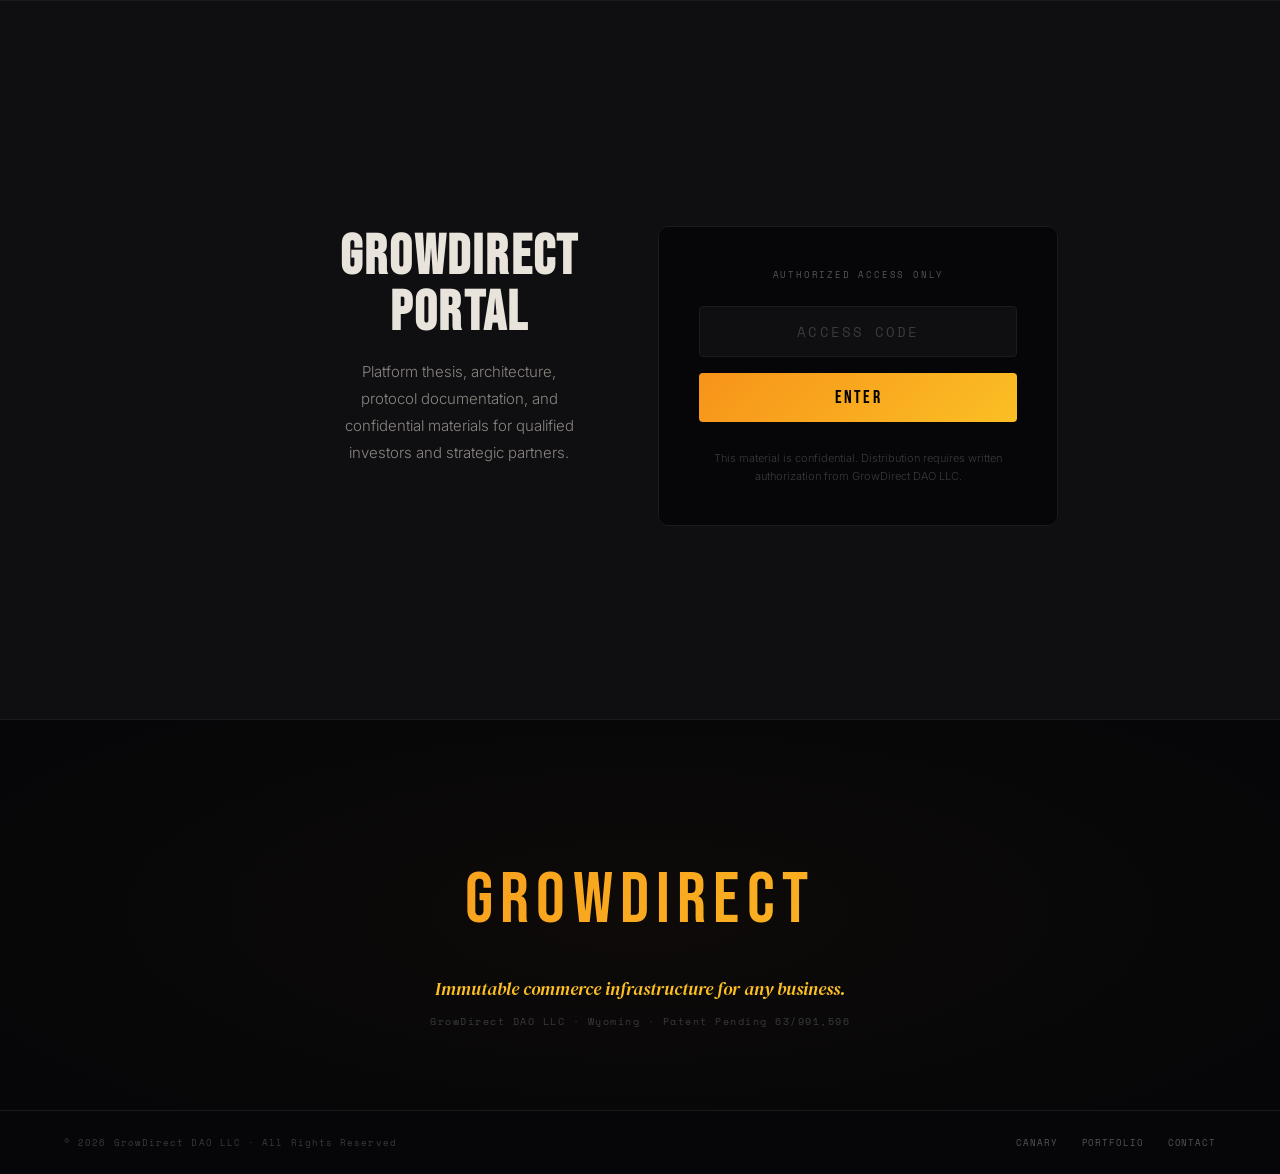
<file: square/index.html>
<!DOCTYPE html>
<html lang="en">
<head>
<meta charset="UTF-8">
<meta name="viewport" content="width=device-width, initial-scale=1.0">
<title>GrowDirect — Immutable Commerce Infrastructure</title>
<meta property="og:title" content="GrowDirect — Immutable Commerce Infrastructure">
<meta property="og:description" content="Full-stack platform development. Loss prevention, real estate intelligence, and membership governance.">
<meta property="og:type" content="website">
<meta property="og:url" content="https://growdirect.io/">
<meta name="twitter:card" content="summary">
<meta name="twitter:title" content="GrowDirect — Immutable Commerce Infrastructure">
<meta name="twitter:description" content="Full-stack platform development. Loss prevention, real estate intelligence, and membership governance.">
<meta name="description" content="GrowDirect builds commerce infrastructure — loss prevention analytics for Square merchants, real estate intelligence, and HOA governance platforms.">
<!-- GA4 -->
<script async src="https://www.googletagmanager.com/gtag/js?id=G-ELPTR2ZLP3"></script>
<script>
  window.dataLayer = window.dataLayer || [];
  function gtag(){dataLayer.push(arguments);}
  gtag('js', new Date());
  gtag('config', 'G-ELPTR2ZLP3');
</script>
<link rel="icon" type="image/svg+xml" href="/favicon.svg">
<link rel="preconnect" href="https://fonts.googleapis.com">
<link rel="preconnect" href="https://fonts.gstatic.com" crossorigin>
<link href="https://fonts.googleapis.com/css2?family=Bebas+Neue&family=DM+Serif+Display:ital@0;1&family=Space+Grotesk:wght@300;400;500;600;700&family=Inter:wght@300;400;500;600;700&family=Space+Mono:wght@400;700&display=swap" rel="stylesheet">
<style>
:root {
  --ink: #060608;
  --ink2: #0A0A0D;
  --card: #0F0F12;
  --card-hover: #131316;
  --border: #1A1A1F;
  --border-light: #252530;
  --btc: #F7931A;
  --gold: #FBBF24;
  --gold-dim: #D97706;
  --amber: #F59E0B;
  --text: #E8E4DC;
  --text2: #8A8580;
  --text3: #555;
  --text4: #3A3A3F;
  --green: #059669;
  --blue: #3B82F6;
  --red: #EF4444;
}

*, *::before, *::after { margin: 0; padding: 0; box-sizing: border-box; }
html { scroll-behavior: smooth; }

body {
  background: var(--ink);
  color: var(--text);
  font-family: 'Inter', sans-serif;
  font-weight: 300;
  line-height: 1.7;
  overflow-x: hidden;
}

/* Grain */
body::after {
  content: '';
  position: fixed;
  inset: 0;
  pointer-events: none;
  z-index: 9999;
  opacity: 0.02;
  background-image: url("data:image/svg+xml,%3Csvg viewBox='0 0 512 512' xmlns='http://www.w3.org/2000/svg'%3E%3Cfilter id='n'%3E%3CfeTurbulence type='fractalNoise' baseFrequency='0.8' numOctaves='4' stitchTiles='stitch'/%3E%3C/filter%3E%3Crect width='100%25' height='100%25' filter='url(%23n)' opacity='0.03'/%3E%3C/svg%3E");
}

a { color: inherit; text-decoration: none; }

/* ─── NAV ─── */
nav {
  position: fixed;
  top: 0; left: 0; right: 0;
  z-index: 100;
  background: rgba(6,6,8,0.94);
  backdrop-filter: blur(16px);
  -webkit-backdrop-filter: blur(16px);
  border-bottom: 1px solid var(--border);
  height: 64px;
  display: flex;
  align-items: center;
  justify-content: space-between;
  padding: 0 clamp(24px, 5vw, 64px);
}

.nav-logo {
  font-family: 'Bebas Neue', sans-serif;
  font-size: 24px;
  letter-spacing: 0.12em;
  background: linear-gradient(135deg, var(--btc), var(--gold));
  -webkit-background-clip: text;
  -webkit-text-fill-color: transparent;
  background-clip: text;
}

.nav-links {
  display: flex;
  gap: 36px;
  list-style: none;
}

.nav-links a {
  font-family: 'Space Mono', monospace;
  font-size: 10px;
  color: var(--text3);
  letter-spacing: 0.15em;
  text-transform: uppercase;
  transition: color 0.25s;
}

.nav-links a:hover { color: var(--gold); }

.nav-cta {
  font-family: 'Space Mono', monospace;
  font-size: 10px;
  letter-spacing: 0.12em;
  text-transform: uppercase;
  color: #000;
  background: linear-gradient(135deg, var(--btc), var(--gold));
  padding: 8px 20px;
  border-radius: 3px;
  border: none;
  cursor: pointer;
  transition: opacity 0.2s;
}

.nav-cta:hover { opacity: 0.85; }

/* ─── HERO ─── */
.hero {
  min-height: 100vh;
  display: flex;
  align-items: center;
  justify-content: center;
  padding: 120px clamp(24px, 5vw, 64px) 80px;
  position: relative;
  overflow: hidden;
}

.hero-bg {
  position: absolute;
  inset: 0;
  background:
    radial-gradient(ellipse 50% 50% at 50% 55%, rgba(247,147,26,0.035) 0%, transparent 70%),
    radial-gradient(ellipse 30% 40% at 75% 30%, rgba(251,191,36,0.02) 0%, transparent 60%);
}

.hero-grid {
  position: absolute;
  inset: 0;
  background-image:
    linear-gradient(rgba(255,255,255,0.012) 1px, transparent 1px),
    linear-gradient(90deg, rgba(255,255,255,0.012) 1px, transparent 1px);
  background-size: 64px 64px;
}

.hero-content {
  position: relative;
  text-align: center;
  max-width: 900px;
}

.hero-eyebrow {
  font-family: 'Space Mono', monospace;
  font-size: 11px;
  color: var(--btc);
  letter-spacing: 0.35em;
  text-transform: uppercase;
  margin-bottom: 28px;
  display: flex;
  align-items: center;
  justify-content: center;
  gap: 16px;
}

.hero-eyebrow::before,
.hero-eyebrow::after {
  content: '';
  width: 48px;
  height: 1px;
  background: linear-gradient(90deg, transparent, rgba(247,147,26,0.5));
}

.hero-eyebrow::after {
  background: linear-gradient(90deg, rgba(247,147,26,0.5), transparent);
}

.hero h1 {
  font-family: 'Bebas Neue', sans-serif;
  font-size: clamp(64px, 11vw, 130px);
  letter-spacing: 0.04em;
  line-height: 0.88;
  margin-bottom: 16px;
  background: linear-gradient(165deg, #fff 20%, var(--btc) 90%);
  -webkit-background-clip: text;
  -webkit-text-fill-color: transparent;
  background-clip: text;
}

.hero-sub {
  font-family: 'DM Serif Display', serif;
  font-style: italic;
  font-size: clamp(18px, 2.5vw, 28px);
  color: var(--gold);
  margin-bottom: 36px;
  opacity: 0.9;
}

.hero-body {
  font-size: 16px;
  color: var(--text2);
  max-width: 600px;
  margin: 0 auto 56px;
  line-height: 1.85;
}

.hero-stats {
  display: flex;
  gap: 56px;
  justify-content: center;
  flex-wrap: wrap;
}

.hero-stat-num {
  font-family: 'Bebas Neue', sans-serif;
  font-size: 48px;
  letter-spacing: 0.04em;
  color: var(--btc);
  line-height: 1;
}

.hero-stat-label {
  font-family: 'Space Mono', monospace;
  font-size: 9px;
  color: var(--text3);
  letter-spacing: 0.15em;
  text-transform: uppercase;
  margin-top: 6px;
}

/* ─── SECTION SYSTEM ─── */
.section {
  padding: 120px clamp(24px, 5vw, 64px);
  max-width: 1140px;
  margin: 0 auto;
}

.section-label {
  font-family: 'Space Mono', monospace;
  font-size: 10px;
  color: var(--btc);
  letter-spacing: 0.3em;
  text-transform: uppercase;
  margin-bottom: 16px;
  display: flex;
  align-items: center;
  gap: 14px;
}

.section-label::after {
  content: '';
  flex: 1;
  height: 1px;
  background: linear-gradient(90deg, var(--border), transparent);
  max-width: 240px;
}

.section-title {
  font-family: 'Bebas Neue', sans-serif;
  font-size: clamp(40px, 5.5vw, 68px);
  letter-spacing: 0.04em;
  line-height: 1;
  margin-bottom: 16px;
  color: var(--text);
}

.section-intro {
  font-family: 'DM Serif Display', serif;
  font-style: italic;
  font-size: 19px;
  color: var(--gold);
  margin-bottom: 56px;
  max-width: 640px;
  line-height: 1.55;
}

.divider {
  width: 100%;
  height: 1px;
  background: linear-gradient(90deg, transparent, var(--border), transparent);
}

/* ─── THESIS SECTION ─── */
.thesis-grid {
  display: grid;
  grid-template-columns: 1fr 1fr;
  gap: 32px;
  margin-bottom: 64px;
}

.thesis-card {
  background: var(--card);
  border: 1px solid var(--border);
  border-radius: 10px;
  padding: 40px 36px;
  position: relative;
  overflow: hidden;
  transition: border-color 0.3s;
}

.thesis-card:hover { border-color: rgba(247,147,26,0.25); }

.thesis-card::before {
  content: '';
  position: absolute;
  top: 0; left: 0;
  width: 3px;
  height: 100%;
  background: linear-gradient(180deg, var(--btc), var(--gold-dim));
  opacity: 0;
  transition: opacity 0.3s;
}

.thesis-card:hover::before { opacity: 1; }

.thesis-num {
  font-family: 'Space Mono', monospace;
  font-size: 9px;
  color: var(--btc);
  letter-spacing: 0.2em;
  text-transform: uppercase;
  margin-bottom: 16px;
}

.thesis-card h3 {
  font-family: 'Space Grotesk', sans-serif;
  font-size: 22px;
  font-weight: 600;
  color: var(--text);
  margin-bottom: 12px;
  line-height: 1.25;
}

.thesis-card p {
  font-size: 14px;
  color: var(--text2);
  line-height: 1.8;
}

/* ─── PLATFORM SECTION ─── */
.platform-grid {
  display: grid;
  grid-template-columns: repeat(2, 1fr);
  gap: 1px;
  background: var(--border);
  border: 1px solid var(--border);
  border-radius: 10px;
  overflow: hidden;
  margin-bottom: 64px;
}

.platform-card {
  background: var(--card);
  padding: 44px 36px;
  transition: background 0.3s;
}

.platform-card:hover { background: var(--card-hover); }

.platform-badge {
  display: inline-block;
  font-family: 'Space Mono', monospace;
  font-size: 9px;
  letter-spacing: 0.12em;
  text-transform: uppercase;
  padding: 4px 12px;
  border-radius: 3px;
  border: 1px solid;
  margin-bottom: 16px;
}

.platform-badge.live { color: var(--green); border-color: rgba(5,150,105,0.3); }
.platform-badge.building { color: var(--gold); border-color: rgba(251,191,36,0.3); }
.platform-badge.planned { color: var(--blue); border-color: rgba(59,130,246,0.3); }

.platform-card h3 {
  font-family: 'Space Grotesk', sans-serif;
  font-size: 24px;
  font-weight: 600;
  color: var(--text);
  margin-bottom: 6px;
}

.platform-codename {
  font-family: 'Space Mono', monospace;
  font-size: 10px;
  color: var(--btc);
  letter-spacing: 0.12em;
  margin-bottom: 14px;
}

.platform-card p {
  font-size: 14px;
  color: var(--text2);
  line-height: 1.8;
}

/* ─── PIPELINE ─── */
.pipeline-wrap {
  background: var(--card);
  border: 1px solid var(--border);
  border-radius: 10px;
  padding: 48px 40px;
  margin-bottom: 64px;
}

.pipeline-title {
  font-family: 'Space Mono', monospace;
  font-size: 10px;
  color: var(--text3);
  letter-spacing: 0.2em;
  text-transform: uppercase;
  margin-bottom: 36px;
}

.pipeline-nodes {
  display: flex;
  align-items: center;
  justify-content: space-between;
}

.pipe-node {
  flex: 1;
  text-align: center;
  position: relative;
}

.pipe-node::after {
  content: '';
  position: absolute;
  right: 0;
  top: 28px;
  width: 100%;
  height: 1px;
  background: linear-gradient(90deg, transparent, rgba(247,147,26,0.2), transparent);
  z-index: 0;
}

.pipe-node:last-child::after { display: none; }

.pipe-icon {
  width: 56px;
  height: 56px;
  border-radius: 50%;
  background: var(--ink2);
  border: 1px solid rgba(247,147,26,0.3);
  display: flex;
  align-items: center;
  justify-content: center;
  margin: 0 auto 12px;
  font-size: 20px;
  position: relative;
  z-index: 1;
  box-shadow: 0 0 24px rgba(247,147,26,0.08);
}

.pipe-label {
  font-family: 'Space Grotesk', sans-serif;
  font-size: 12px;
  font-weight: 600;
  color: var(--text);
  margin-bottom: 4px;
}

.pipe-sub {
  font-family: 'Space Mono', monospace;
  font-size: 9px;
  color: var(--text3);
  letter-spacing: 0.08em;
}

/* ─── MARKET STATS ─── */
.market-stats {
  display: grid;
  grid-template-columns: repeat(3, 1fr);
  gap: 1px;
  background: var(--border);
  border-radius: 10px;
  overflow: hidden;
  border: 1px solid var(--border);
  margin-bottom: 64px;
}

.market-stat {
  background: var(--card);
  padding: 44px 32px;
  text-align: center;
}

.market-num {
  font-family: 'Bebas Neue', sans-serif;
  font-size: 56px;
  letter-spacing: 0.04em;
  background: linear-gradient(135deg, var(--btc), var(--gold));
  -webkit-background-clip: text;
  -webkit-text-fill-color: transparent;
  background-clip: text;
  line-height: 1;
  margin-bottom: 8px;
}

.market-label {
  font-family: 'Space Mono', monospace;
  font-size: 9px;
  color: var(--text3);
  letter-spacing: 0.15em;
  text-transform: uppercase;
  margin-bottom: 10px;
}

.market-desc {
  font-size: 13px;
  color: var(--text2);
  line-height: 1.6;
}

/* ─── MOAT ─── */
.moat-grid {
  display: grid;
  grid-template-columns: repeat(2, 1fr);
  gap: 24px;
  margin-bottom: 64px;
}

.moat-card {
  background: var(--card);
  border: 1px solid var(--border);
  border-radius: 10px;
  padding: 36px;
  transition: border-color 0.3s;
}

.moat-card:hover { border-color: rgba(247,147,26,0.25); }

.moat-card h3 {
  font-family: 'Space Grotesk', sans-serif;
  font-size: 18px;
  font-weight: 600;
  color: var(--gold);
  margin-bottom: 10px;
}

.moat-card p {
  font-size: 14px;
  color: var(--text2);
  line-height: 1.8;
}

/* ─── BUILD STATUS ─── */
.build-grid {
  display: grid;
  grid-template-columns: repeat(4, 1fr);
  gap: 1px;
  background: var(--border);
  border: 1px solid var(--border);
  border-radius: 10px;
  overflow: hidden;
  margin-bottom: 48px;
}

.build-stat {
  background: var(--card);
  padding: 32px;
  text-align: center;
}

.build-num {
  font-family: 'Bebas Neue', sans-serif;
  font-size: 48px;
  color: var(--btc);
  line-height: 1;
  margin-bottom: 6px;
}

.build-label {
  font-family: 'Space Mono', monospace;
  font-size: 9px;
  color: var(--text3);
  letter-spacing: 0.12em;
  text-transform: uppercase;
}

.check-list {
  list-style: none;
  margin-bottom: 64px;
}

.check-item {
  display: flex;
  align-items: center;
  gap: 14px;
  padding: 16px 20px;
  background: var(--card);
  border: 1px solid var(--border);
  border-radius: 8px;
  margin-bottom: 8px;
  font-size: 14px;
  color: var(--text2);
  transition: border-color 0.2s;
}

.check-item:hover { border-color: rgba(5,150,105,0.3); }

.check-dot {
  width: 8px;
  height: 8px;
  border-radius: 50%;
  background: var(--green);
  flex-shrink: 0;
}

/* ─── PROTECTION ─── */
.protection-grid {
  display: grid;
  grid-template-columns: 1fr 1fr;
  gap: 24px;
  margin-bottom: 64px;
}

.prot-card {
  background: var(--card);
  border: 1px solid var(--border);
  border-radius: 10px;
  padding: 40px;
  text-align: center;
}

.prot-num {
  font-family: 'Bebas Neue', sans-serif;
  font-size: 40px;
  color: var(--gold);
  letter-spacing: 0.04em;
  margin-bottom: 6px;
}

.prot-label {
  font-family: 'Space Mono', monospace;
  font-size: 9px;
  color: var(--text3);
  letter-spacing: 0.15em;
  text-transform: uppercase;
  margin-bottom: 14px;
}

.prot-body {
  font-size: 13px;
  color: var(--text2);
  line-height: 1.7;
}

/* ─── GATED SECTION ─── */
.gate-banner {
  background: var(--card);
  border-top: 1px solid var(--border);
  border-bottom: 1px solid var(--border);
  padding: 80px clamp(24px, 5vw, 64px);
}

.gate-inner {
  max-width: 1140px;
  margin: 0 auto;
  display: grid;
  grid-template-columns: 1fr 400px;
  gap: 80px;
  align-items: center;
}

.gate-text h2 {
  font-family: 'Bebas Neue', sans-serif;
  font-size: clamp(36px, 4.5vw, 56px);
  letter-spacing: 0.04em;
  line-height: 1;
  margin-bottom: 16px;
  color: var(--text);
}

.gate-text p {
  font-size: 15px;
  color: var(--text2);
  line-height: 1.8;
  margin-bottom: 24px;
}

.gate-contents {
  list-style: none;
}

.gate-contents li {
  font-family: 'Space Mono', monospace;
  font-size: 11px;
  color: var(--text3);
  letter-spacing: 0.08em;
  padding: 10px 0;
  border-bottom: 1px solid var(--border);
  display: flex;
  align-items: center;
  gap: 12px;
}

.gate-contents li span { color: var(--btc); }

.gate-form-wrap {
  background: var(--ink);
  border: 1px solid var(--border);
  border-radius: 10px;
  padding: 40px;
  text-align: center;
}

.gate-form-label {
  font-family: 'Space Mono', monospace;
  font-size: 9px;
  color: var(--text3);
  letter-spacing: 0.2em;
  text-transform: uppercase;
  margin-bottom: 24px;
}

.gate-input {
  width: 100%;
  background: var(--card);
  border: 1px solid var(--border);
  border-radius: 4px;
  padding: 14px 18px;
  color: var(--text);
  font-family: 'Space Mono', monospace;
  font-size: 14px;
  letter-spacing: 0.15em;
  text-align: center;
  outline: none;
  transition: border-color 0.25s;
  margin-bottom: 16px;
}

.gate-input:focus { border-color: var(--btc); }
.gate-input::placeholder { color: var(--text4); }

.gate-btn {
  width: 100%;
  background: linear-gradient(135deg, var(--btc), var(--gold));
  border: none;
  border-radius: 4px;
  padding: 14px;
  font-family: 'Bebas Neue', sans-serif;
  font-size: 18px;
  letter-spacing: 0.12em;
  color: #000;
  cursor: pointer;
  transition: opacity 0.2s;
  margin-bottom: 12px;
}

.gate-btn:hover { opacity: 0.85; }

.gate-error {
  font-family: 'Space Mono', monospace;
  font-size: 10px;
  color: var(--red);
  letter-spacing: 0.1em;
  display: none;
}

.gate-disclaimer {
  font-size: 11px;
  color: var(--text4);
  margin-top: 16px;
  line-height: 1.6;
}

/* ─── GATED CONTENT ─── */
#gated-content {
  display: none;
  max-width: 1140px;
  margin: 0 auto;
  padding: 80px clamp(24px, 5vw, 64px);
}

.gated-header {
  display: flex;
  align-items: center;
  justify-content: space-between;
  margin-bottom: 48px;
  padding-bottom: 24px;
  border-bottom: 1px solid var(--border);
}

.gated-badge {
  font-family: 'Space Mono', monospace;
  font-size: 9px;
  color: var(--btc);
  letter-spacing: 0.15em;
  border: 1px solid rgba(247,147,26,0.3);
  padding: 6px 14px;
  border-radius: 3px;
}

.doc-grid {
  display: grid;
  grid-template-columns: repeat(2, 1fr);
  gap: 20px;
  margin-bottom: 48px;
}

.doc-card {
  background: var(--card);
  border: 1px solid var(--border);
  border-radius: 10px;
  padding: 32px;
  transition: border-color 0.3s, transform 0.2s;
  cursor: pointer;
}

.doc-card:hover {
  border-color: rgba(247,147,26,0.3);
  transform: translateY(-2px);
}

.doc-type {
  font-family: 'Space Mono', monospace;
  font-size: 9px;
  color: var(--btc);
  letter-spacing: 0.15em;
  text-transform: uppercase;
  margin-bottom: 12px;
}

.doc-card h3 {
  font-family: 'Space Grotesk', sans-serif;
  font-size: 18px;
  font-weight: 600;
  color: var(--text);
  margin-bottom: 8px;
}

.doc-card p {
  font-size: 13px;
  color: var(--text2);
  line-height: 1.7;
}

.doc-card.full-width {
  grid-column: 1 / -1;
}

/* ─── FOUNDER ─── */
.founder-section {
  background: var(--ink2);
  border-top: 1px solid var(--border);
  border-bottom: 1px solid var(--border);
  padding: 100px clamp(24px, 5vw, 64px);
}

.founder-inner {
  max-width: 800px;
  margin: 0 auto;
  text-align: center;
}

.founder-quote {
  font-family: 'DM Serif Display', serif;
  font-style: italic;
  font-size: clamp(20px, 2.8vw, 32px);
  color: var(--text);
  line-height: 1.45;
  margin-bottom: 24px;
}

.founder-attr {
  font-family: 'Space Mono', monospace;
  font-size: 10px;
  color: var(--btc);
  letter-spacing: 0.2em;
  text-transform: uppercase;
  margin-bottom: 8px;
}

.founder-title {
  font-size: 13px;
  color: var(--text3);
}

/* ─── CLOSING ─── */
.closing {
  text-align: center;
  padding: 120px clamp(24px, 5vw, 64px) 80px;
  position: relative;
  overflow: hidden;
}

.closing-bg {
  position: absolute;
  inset: 0;
  background: radial-gradient(ellipse 60% 70% at 50% 50%, rgba(247,147,26,0.03), transparent);
}

.closing-logo {
  font-family: 'Bebas Neue', sans-serif;
  font-size: 72px;
  letter-spacing: 0.1em;
  background: linear-gradient(135deg, var(--btc), var(--gold));
  -webkit-background-clip: text;
  -webkit-text-fill-color: transparent;
  background-clip: text;
  position: relative;
  margin-bottom: 12px;
}

.closing-sub {
  font-family: 'DM Serif Display', serif;
  font-style: italic;
  font-size: 18px;
  color: var(--gold);
  position: relative;
  margin-bottom: 8px;
}

.closing-meta {
  font-family: 'Space Mono', monospace;
  font-size: 10px;
  color: var(--text4);
  letter-spacing: 0.15em;
  position: relative;
}

/* ─── FOOTER ─── */
footer {
  border-top: 1px solid var(--border);
  padding: 24px clamp(24px, 5vw, 64px);
  display: flex;
  justify-content: space-between;
  align-items: center;
}

.footer-left {
  font-family: 'Space Mono', monospace;
  font-size: 9px;
  color: var(--text4);
  letter-spacing: 0.12em;
}

.footer-right {
  display: flex;
  gap: 24px;
}

.footer-right a {
  font-family: 'Space Mono', monospace;
  font-size: 9px;
  color: var(--text3);
  letter-spacing: 0.1em;
  text-transform: uppercase;
  transition: color 0.2s;
}

.footer-right a:hover { color: var(--btc); }

/* ─── PORTFOLIO ─── */
.portfolio-grid {
  display: grid;
  grid-template-columns: 1fr;
  gap: 32px;
  margin-top: 8px;
}

.portfolio-case {
  background: var(--card);
  border: 1px solid var(--border);
  border-radius: 10px;
  overflow: hidden;
  transition: border-color 0.3s;
}

.portfolio-case:hover { border-color: var(--border-light); }

.portfolio-case-header {
  display: flex;
  align-items: center;
  justify-content: space-between;
  padding: 32px 36px 0;
}

.portfolio-case-title {
  font-family: 'Space Grotesk', sans-serif;
  font-size: 28px;
  font-weight: 600;
  color: var(--text);
}

.portfolio-case-body {
  padding: 20px 36px 36px;
  display: grid;
  grid-template-columns: 1fr 1fr;
  gap: 32px;
}

.portfolio-narrative {
  font-size: 14px;
  color: var(--text2);
  line-height: 1.85;
}

.portfolio-narrative p { margin-bottom: 14px; }

.portfolio-sidebar {
  display: flex;
  flex-direction: column;
  gap: 20px;
}

.portfolio-meta-block h4 {
  font-family: 'Space Mono', monospace;
  font-size: 9px;
  color: var(--text3);
  letter-spacing: 0.15em;
  text-transform: uppercase;
  margin-bottom: 8px;
}

.portfolio-tags {
  display: flex;
  flex-wrap: wrap;
  gap: 6px;
}

.portfolio-tag {
  font-family: 'Space Mono', monospace;
  font-size: 10px;
  color: var(--text2);
  background: var(--ink2);
  border: 1px solid var(--border);
  padding: 4px 10px;
  border-radius: 3px;
}

.portfolio-stats {
  display: grid;
  grid-template-columns: repeat(2, 1fr);
  gap: 1px;
  background: var(--border);
  border: 1px solid var(--border);
  border-radius: 6px;
  overflow: hidden;
}

.portfolio-stat {
  background: var(--ink2);
  padding: 14px 16px;
  text-align: center;
}

.portfolio-stat-num {
  font-family: 'Space Grotesk', sans-serif;
  font-size: 22px;
  font-weight: 700;
  color: var(--gold);
  line-height: 1;
  margin-bottom: 4px;
}

.portfolio-stat-label {
  font-family: 'Space Mono', monospace;
  font-size: 8px;
  color: var(--text3);
  letter-spacing: 0.1em;
  text-transform: uppercase;
}

.portfolio-link {
  display: inline-block;
  font-family: 'Space Mono', monospace;
  font-size: 10px;
  color: var(--btc);
  letter-spacing: 0.1em;
  text-transform: uppercase;
  padding: 8px 0;
  transition: color 0.2s;
}

.portfolio-link:hover { color: var(--gold); }
.portfolio-link::after { content: '  →'; }

/* ─── RESPONSIVE ─── */
@media (max-width: 900px) {
  .nav-links { display: none; }
  .thesis-grid,
  .platform-grid,
  .moat-grid,
  .protection-grid,
  .doc-grid { grid-template-columns: 1fr; }
  .portfolio-case-body { grid-template-columns: 1fr; }
  .market-stats,
  .build-grid { grid-template-columns: repeat(2, 1fr); }
  .gate-inner { grid-template-columns: 1fr; gap: 40px; }
  .pipeline-nodes { flex-wrap: wrap; gap: 20px; }
  .pipe-node::after { display: none; }
  footer { flex-direction: column; gap: 12px; text-align: center; }
  .hero-stats { gap: 32px; }
}

@media (max-width: 520px) {
  .market-stats,
  .build-grid { grid-template-columns: 1fr; }
  .hero-stats { flex-direction: column; gap: 20px; }
}
</style>
</head>
<body>

<!-- NAV — hidden until gate unlocked -->
<nav id="site-nav" style="display:none;">
  <div class="nav-logo">GROWDIRECT</div>
  <ul class="nav-links">
    <li><a href="#thesis">Thesis</a></li>
    <li><a href="#platform">Platform</a></li>
    <li><a href="#market">Market</a></li>
    <li><a href="#portfolio">Portfolio</a></li>
    <li><a href="canary/">Canary</a></li>
  </ul>
</nav>

<!-- GATE — shown on load -->
<div class="gate-banner" id="gate-section" style="min-height:80vh;display:flex;align-items:center;justify-content:center;">
  <div class="gate-inner" style="max-width:600px;text-align:center;">
    <div class="gate-text">
      <h2>GrowDirect Portal</h2>
      <p>Platform thesis, architecture, protocol documentation, and confidential materials for qualified investors and strategic partners.</p>
    </div>
    <div class="gate-form-wrap" style="margin-top:32px;">
      <div class="gate-form-label">Authorized Access Only</div>
      <input type="password" class="gate-input" id="gate-pw" placeholder="ACCESS CODE" autocomplete="off"/>
      <button class="gate-btn" onclick="unlockGate()">Enter</button>
      <div class="gate-error" id="gate-err">Invalid access code</div>
      <div class="gate-disclaimer">This material is confidential. Distribution requires written authorization from GrowDirect DAO LLC.</div>
    </div>
  </div>
</div>

<!-- ALL CONTENT — hidden until gate unlocked -->
<div id="gated-content">

<!-- HERO -->
<div class="hero">
  <div class="hero-bg"></div>
  <div class="hero-grid"></div>
  <div class="hero-content">
    <div class="hero-eyebrow">Immutable Commerce Infrastructure</div>
    <h1>GROWDIRECT</h1>
    <div class="hero-sub">Every event that matters deserves a record no one can argue with.</div>
    <div class="hero-body">
      GrowDirect builds commerce infrastructure where every transaction, every alert, and every piece of evidence is captured in real time, sealed immutably, and — when it matters most — anchored to the Bitcoin time chain. We start where the pain is sharpest: loss prevention for the 4 million merchants Square serves.
    </div>
    <div class="hero-stats">
      <div class="hero-stat">
        <div class="hero-stat-num">$132B</div>
        <div class="hero-stat-label">Annual Retail Shrink</div>
      </div>
      <div class="hero-stat">
        <div class="hero-stat-num">4M+</div>
        <div class="hero-stat-label">Square Merchants</div>
      </div>
      <div class="hero-stat">
        <div class="hero-stat-num">0</div>
        <div class="hero-stat-label">LP Apps on Marketplace</div>
      </div>
      <div class="hero-stat">
        <div class="hero-stat-num">37</div>
        <div class="hero-stat-label">Detection Rules Live</div>
      </div>
    </div>
  </div>
</div>

<div class="divider"></div>

<!-- THESIS -->
<div class="section" id="thesis">
  <div class="section-label">01 — The Thesis</div>
  <div class="section-title">The Record Is Broken</div>
  <div class="section-intro">Billions of commerce events happen every day. Almost none of them produce a record that is provably immutable, independently verifiable, or useful to the merchant who generated them.</div>

  <div class="thesis-grid">
    <div class="thesis-card">
      <div class="thesis-num">The Gap</div>
      <h3>Small Merchants Have No Tools</h3>
      <p>Enterprise retailers spend $50K+ per year on loss prevention platforms, dedicated LP teams, and analytics infrastructure. The single-location merchant running a Square terminal has nothing — no fraud detection, no case management, no evidence chain. They absorb the loss or they don't find it at all.</p>
    </div>
    <div class="thesis-card">
      <div class="thesis-num">The Record</div>
      <h3>Mutable Data Isn't Evidence</h3>
      <p>Every transaction record sitting in a traditional database can be altered, deleted, or disputed. When a merchant needs to fire an employee, file an insurance claim, or report theft to law enforcement, they need records that hold up. Today, those records don't exist for SMBs.</p>
    </div>
    <div class="thesis-card">
      <div class="thesis-num">The Trust</div>
      <h3>Intermediaries Own the Truth</h3>
      <p>Banks, card networks, and POS platforms control the record. Merchants trust that what they see is what happened — but they can't prove it independently. When disputes arise, the merchant is always at a disadvantage because the institution holds the only copy of truth.</p>
    </div>
    <div class="thesis-card">
      <div class="thesis-num">The Solution</div>
      <h3>Capture. Seal. Inscribe.</h3>
      <p>Real-time webhook capture with zero polling gaps. Write-once PostgreSQL evidence store with INSERT-only enforcement at the database level. Merkle root inscription on Bitcoin for permanent, independently verifiable proof. Three steps. One immutable record.</p>
    </div>
  </div>
</div>

<div class="divider"></div>

<!-- PLATFORM -->
<div class="section" id="platform">
  <div class="section-label">02 — The Platform</div>
  <div class="section-title">Four Modules. One Pipeline.</div>
  <div class="section-intro">Each module addresses a distinct phase of the merchant's loss prevention workflow: detect, investigate, document, and prove.</div>

  <div class="platform-grid">
    <div class="platform-card">
      <div class="platform-badge live">Live</div>
      <h3>Detection Engine</h3>
      <div class="platform-codename">CHIRP</div>
      <p>37 detection rules across 10 categories and 3 execution tiers. Real-time pattern recognition on Square transaction data arriving via webhook. Card fingerprint velocity, after-hours activity, refund anomalies, discount abuse. Every alert is graded, attributed to an employee, and linked to the triggering transaction. HIGH and CRITICAL alerts trigger SMS within 30 seconds.</p>
    </div>
    <div class="platform-card">
      <div class="platform-badge live">Live</div>
      <h3>Case Management</h3>
      <div class="platform-codename">FOX</div>
      <p>Structured incident reporting built to evidentiary standards. Evidence locker with INSERT-only enforcement and SHA-256 hash chain — every record immutable once written, by any actor, including administrators. Case timeline, resolution tracking, and documented outcomes suitable for HR proceedings, civil litigation, and law enforcement referral.</p>
    </div>
    <div class="platform-card">
      <div class="platform-badge building">Building</div>
      <h3>Bitcoin & Lightning</h3>
      <div class="platform-codename">GOOSE</div>
      <p>Sat-denominated credit system powered by the Strike Lightning API. Every metered operation — transaction processing, detection alerts, case management, AI analysis — draws from a single credit balance. Treasury-funded onboarding gives every merchant free credits at signup. Self-service refills via any Lightning wallet. Gold list alerts are always free. L402 macaroon tokens handle authentication. The billing infrastructure that makes the product self-sustaining without subscription tiers.</p>
    </div>
    <div class="platform-card">
      <div class="platform-badge building">Phase 2</div>
      <h3>Analytics Oracle</h3>
      <div class="platform-codename">OWL</div>
      <p>Total Retail Loss dashboard aggregating shrink, fraud, and operational loss across all merchant locations. Industry benchmark comparisons. AI-powered anomaly analysis. The intelligence layer that turns raw detection data into actionable operational insight.</p>
    </div>
  </div>

  <!-- Pipeline -->
  <div class="pipeline-wrap">
    <div class="pipeline-title">Triple Subscriber Pipeline — Event Processing Architecture</div>
    <div class="pipeline-nodes">
      <div class="pipe-node">
        <div class="pipe-icon">&#x1F4E1;</div>
        <div class="pipe-label">Source</div>
        <div class="pipe-sub">Square webhook</div>
      </div>
      <div class="pipe-node">
        <div class="pipe-icon">&#x1F510;</div>
        <div class="pipe-label">Hash & Seal</div>
        <div class="pipe-sub">T+0ms · write-once</div>
      </div>
      <div class="pipe-node">
        <div class="pipe-icon">&#x1F50D;</div>
        <div class="pipe-label">Parse & Route</div>
        <div class="pipe-sub">T+15ms · queryable</div>
      </div>
      <div class="pipe-node">
        <div class="pipe-icon">&#x1F4CA;</div>
        <div class="pipe-label">Chirp Detection</div>
        <div class="pipe-sub">37 rules · 3 tiers</div>
      </div>
      <div class="pipe-node">
        <div class="pipe-icon">&#x20BF;</div>
        <div class="pipe-label">Ordinal</div>
        <div class="pipe-sub">Bitcoin · T+~10min</div>
      </div>
    </div>
  </div>
</div>

<div class="divider"></div>

<!-- MARKET -->
<div class="section" id="market">
  <div class="section-label">03 — The Market</div>
  <div class="section-title">The Beachhead Is Loss Prevention</div>
  <div class="section-intro">Canary is the first application on the GrowDirect protocol. Four million Square merchants. Zero competing loss prevention apps on the marketplace today.</div>

  <div class="market-stats">
    <div class="market-stat">
      <div class="market-num">4M+</div>
      <div class="market-label">Square Merchants</div>
      <div class="market-desc">80–90% single-location SMBs. Restaurants, retail, beauty, services. The underserved majority.</div>
    </div>
    <div class="market-stat">
      <div class="market-num">$132B</div>
      <div class="market-label">Annual U.S. Shrinkage</div>
      <div class="market-desc">Theft, fraud, and operational error. The problem is real, measurable, and universal across every vertical.</div>
    </div>
    <div class="market-stat">
      <div class="market-num">$4.7B</div>
      <div class="market-label">U.S. POS TAM 2026</div>
      <div class="market-desc">Square GPV growing 12% YoY. Mid-market sellers growing 20%. First-mover advantage is intact.</div>
    </div>
  </div>

  <div class="moat-grid">
    <div class="moat-card">
      <h3>Genesis Pool</h3>
      <p>10 million pre-minted Ordinals from GrowDirect's founder-earned Bitcoin. Block positions cannot be replicated retroactively. First mover wins permanently. The canonical authority is established before any competitor can occupy the same block space.</p>
    </div>
    <div class="moat-card">
      <h3>Time-Dependent Advantage</h3>
      <p>Every day the protocol runs, the moat deepens. More events inscribed means more validation history means more canonical authority. A competitor starting tomorrow inherits zero history. Time is the asset no one can buy.</p>
    </div>
    <div class="moat-card">
      <h3>Compliance-Grade Evidence</h3>
      <p>Once a merchant, healthcare provider, or supply chain operator anchors to the canonical record, switching costs become structural. Court-admissible evidence chains can't be migrated. Infrastructure doesn't churn.</p>
    </div>
    <div class="moat-card">
      <h3>Network Effects</h3>
      <p>More events mean more inscriptions mean more validation revenue mean deeper data mean a more valuable canonical record. The protocol that wins makes its users more powerful than its competitors' users.</p>
    </div>
  </div>
</div>

<div class="divider"></div>

<!-- PORTFOLIO -->
<div class="section" id="portfolio">
  <div class="section-label">04 — The Portfolio</div>
  <div class="section-title">What We Build. Who We Build For.</div>
  <div class="section-intro">GrowDirect is a solo-founder operation: 30+ years of enterprise retail technology distilled into focused SaaS products, built with AI-augmented development and shipped without committees. Each project solves a real problem for a real audience — no speculative builds.</div>

  <div class="portfolio-grid">

    <!-- CANARY -->
    <div class="portfolio-case">
      <div class="portfolio-case-header">
        <div class="portfolio-case-title">Canary LP</div>
        <div class="platform-badge live">Near Beta</div>
      </div>
      <div class="portfolio-case-body">
        <div class="portfolio-narrative">
          <p>Loss prevention analytics for Square merchants. Canary watches every transaction, refund, void, discount, and cash drawer event in real time — and alerts the merchant in plain English when something looks wrong.</p>
          <p>The detection engine descends from enterprise LP systems the founder designed for Tesco and Walmart International. Three generations of the same canonical data architecture, now targeting the 4 million SMBs that Square serves — merchants who have never had access to tools like this.</p>
          <p>37 detection rules across 10 fraud categories. Fox case management with evidence-grade documentation. INSERT-only evidence chain with SHA-256 hash linking and database-enforced immutability. The whole stack is running, tested, and filed for patent protection.</p>
          <a href="canary/" class="portfolio-link">Explore Canary</a>
        </div>
        <div class="portfolio-sidebar">
          <div class="portfolio-stats">
            <div class="portfolio-stat"><div class="portfolio-stat-num">37</div><div class="portfolio-stat-label">Detection Rules</div></div>
            <div class="portfolio-stat"><div class="portfolio-stat-num">60+</div><div class="portfolio-stat-label">DB Models</div></div>
            <div class="portfolio-stat"><div class="portfolio-stat-num">4M</div><div class="portfolio-stat-label">Target Market</div></div>
          </div>
          <div class="portfolio-meta-block">
            <h4>Stack</h4>
            <div class="portfolio-tags">
              <span class="portfolio-tag">Flask 3</span>
              <span class="portfolio-tag">PostgreSQL 17</span>
              <span class="portfolio-tag">SQLAlchemy 2</span>
              <span class="portfolio-tag">Valkey</span>
              <span class="portfolio-tag">Square OAuth</span>
              <span class="portfolio-tag">Tailwind</span>
              <span class="portfolio-tag">Alpine.js</span>
            </div>
          </div>
          <div class="portfolio-meta-block">
            <h4>Status</h4>
            <div class="portfolio-tags">
              <span class="portfolio-tag">Patent Filed 63/991,596</span>
              <span class="portfolio-tag">Square Marketplace Target</span>
            </div>
          </div>
        </div>
      </div>
    </div>

    <!-- COVE -->
    <div class="portfolio-case">
      <div class="portfolio-case-header">
        <div class="portfolio-case-title">Cove</div>
        <div class="platform-badge building">Early Dev</div>
      </div>
      <div class="portfolio-case-body">
        <div class="portfolio-narrative">
          <p>HOA governance platform for the Westside Palos Verdes Beach Club Association — 81 lots overlooking Abalone Cove in Rancho Palos Verdes. Built because the founder lives there and the existing governance tools are a mess of email chains and paper ballots.</p>
          <p>Interactive parcel map powered by Leaflet.js with LA County GIS boundary data for all 81 lots. Each parcel links to its owner record, assessment history, violation log, and architectural review status. The map is the interface — click a lot, see everything about it.</p>
          <p>Governance features include ballot management, meeting minutes, document archive, assessment tracking, and a member portal with magic link authentication. The goal is a single place that replaces the filing cabinet, the treasurer's spreadsheet, and the board secretary's inbox.</p>
        </div>
        <div class="portfolio-sidebar">
          <div class="portfolio-stats">
            <div class="portfolio-stat"><div class="portfolio-stat-num">81</div><div class="portfolio-stat-label">Parcels Mapped</div></div>
            <div class="portfolio-stat"><div class="portfolio-stat-num">1</div><div class="portfolio-stat-label">HOA Client</div></div>
          </div>
          <div class="portfolio-meta-block">
            <h4>Stack</h4>
            <div class="portfolio-tags">
              <span class="portfolio-tag">Flask 3</span>
              <span class="portfolio-tag">PostgreSQL 17</span>
              <span class="portfolio-tag">Leaflet.js</span>
              <span class="portfolio-tag">LA County GIS</span>
              <span class="portfolio-tag">Tailwind</span>
              <span class="portfolio-tag">Alpine.js</span>
            </div>
          </div>
          <div class="portfolio-meta-block">
            <h4>Maps Module</h4>
            <div class="portfolio-tags">
              <span class="portfolio-tag">Interactive Parcel Boundaries</span>
              <span class="portfolio-tag">Owner Lookup</span>
              <span class="portfolio-tag">Assessment History</span>
              <span class="portfolio-tag">Violation Tracking</span>
            </div>
          </div>
        </div>
      </div>
    </div>

    <!-- ANGEL -->
    <div class="portfolio-case">
      <div class="portfolio-case-header">
        <div class="portfolio-case-title">Angel</div>
        <div class="platform-badge building">Active</div>
      </div>
      <div class="portfolio-case-body">
        <div class="portfolio-narrative">
          <p>Real estate intelligence and lead generation for Compass agents on the Palos Verdes Peninsula. Angel lives inside the Cove codebase — same database, same infrastructure — but serves a completely different audience: real estate professionals working the South Bay luxury market.</p>
          <p>Angel watches property data, permit activity, ownership changes, and market signals across the peninsula. When a homeowner pulls a major remodel permit, lists a property, or triggers a life event that correlates with a sale, Angel surfaces that as a qualified lead with full context — not just an address, but the story behind it.</p>
          <p>The insight engine combines public records, MLS data, and the founder's local knowledge of the RPV market into something an agent can act on immediately. Built for agents who want to work a specific geography deeply rather than spray-and-pray across the entire metro.</p>
        </div>
        <div class="portfolio-sidebar">
          <div class="portfolio-meta-block">
            <h4>Stack</h4>
            <div class="portfolio-tags">
              <span class="portfolio-tag">Cove Module</span>
              <span class="portfolio-tag">pgvector</span>
              <span class="portfolio-tag">Ollama Embeddings</span>
              <span class="portfolio-tag">Public Records</span>
              <span class="portfolio-tag">MLS Integration</span>
            </div>
          </div>
          <div class="portfolio-meta-block">
            <h4>Target</h4>
            <div class="portfolio-tags">
              <span class="portfolio-tag">Compass Agents</span>
              <span class="portfolio-tag">PV Peninsula</span>
              <span class="portfolio-tag">South Bay Luxury</span>
            </div>
          </div>
        </div>
      </div>
    </div>

    <!-- CONSULTING -->
    <div class="portfolio-case">
      <div class="portfolio-case-header">
        <div class="portfolio-case-title">Consulting & Advisory</div>
      </div>
      <div class="portfolio-case-body">
        <div class="portfolio-narrative">
          <p>Ad hoc consulting rooted in three decades of building retail technology at enterprise scale. The founder designed and shipped LP data platforms for Tesco worldwide and Walmart International — systems that processed hundreds of billions of transaction rows across some of the largest retailers on earth. RTI, TDS, SMART System — each one a generation of the same canonical data architecture that now powers Canary.</p>
          <p>Available for engagements in retail loss prevention strategy, POS data architecture, Square and Clover integration design, SaaS product architecture (Flask/Postgres/Docker stacks), and AI-augmented development workflows using Claude Code and similar tools. Particularly useful for teams that need enterprise-grade data architecture thinking applied to SMB product problems.</p>
          <p>This is a solo founder who builds — not a consultancy that writes decks. Engagements produce running code, working schemas, and documented architecture. No bureaucracy. No account managers. Direct access to the person who built it.</p>
        </div>
        <div class="portfolio-sidebar">
          <div class="portfolio-meta-block">
            <h4>Expertise</h4>
            <div class="portfolio-tags">
              <span class="portfolio-tag">Loss Prevention</span>
              <span class="portfolio-tag">POS Data Architecture</span>
              <span class="portfolio-tag">Square / Clover</span>
              <span class="portfolio-tag">SaaS Product Design</span>
              <span class="portfolio-tag">AI-Augmented Dev</span>
              <span class="portfolio-tag">Flask / Postgres</span>
            </div>
          </div>
          <div class="portfolio-meta-block">
            <h4>Background</h4>
            <div class="portfolio-tags">
              <span class="portfolio-tag">30+ Years Retail Tech</span>
              <span class="portfolio-tag">Tesco Worldwide</span>
              <span class="portfolio-tag">Walmart International</span>
              <span class="portfolio-tag">RTI / TDS / SMART</span>
              <span class="portfolio-tag">Wyoming DAO LLC</span>
            </div>
          </div>
          <div class="portfolio-meta-block">
            <h4>Contact</h4>
            <div class="portfolio-tags">
              <a href="mailto:gclyle@growdirect.io" class="portfolio-tag" style="color:var(--btc);border-color:rgba(247,147,26,0.3)">gclyle@growdirect.io</a>
            </div>
          </div>
        </div>
      </div>
    </div>

  </div>
</div>

<div class="divider"></div>

<!-- FOUNDER -->
<div class="founder-section">
  <div class="founder-inner">
    <div class="founder-quote">"We don't want to add to the stress. We want to ease it. Every merchant deserves the tools that enterprise retailers take for granted."</div>
    <div class="founder-attr">Geoff Lyle</div>
    <div class="founder-title">Founder & CEO, GrowDirect DAO LLC — 30+ years retail loss prevention</div>
  </div>
</div>

<!-- INVESTOR MATERIALS -->
<div class="section">
  <div class="section-label">Investor Materials</div>
  <div class="doc-grid">
    <div class="doc-card full-width" onclick="window.open('investor/','_blank')">
      <div class="doc-type">Thesis</div>
      <h3>The Complete Thesis — GrowDirect Manifesto v1.2</h3>
      <p>The full investment thesis: the broken record, the protocol, the closed-loop economy, the beachhead market, the vision for universal event notarization, and what's already built. 7 parts, 14 technical diagrams, 14 patent claims.</p>
    </div>
    <div class="doc-card" onclick="window.open('investor/eljeffe.html','_blank')">
      <div class="doc-type">Protocol</div>
      <h3>elJeffe — The Closed Loop</h3>
      <p>Interactive orbital diagram of the elJeffe protocol. Treasury, Mint, Smart Contract, Royalty Revenue — the four nodes of the perpetual economy. Animated SVG visualization.</p>
    </div>
    <div class="doc-card" onclick="window.open('docs/canary-crdm-mapping.html','_blank')">
      <div class="doc-type">Architecture</div>
      <h3>CRDM — Canonical Retail Data Model</h3>
      <p>99 tables across 3 PostgreSQL schemas. Third-generation normalized retail transaction schema covering transactions, detection, metrics, and Bitcoin settlement.</p>
    </div>
    <div class="doc-card" onclick="window.open('docs/canary-magazine-article.html','_blank')">
      <div class="doc-type">Media</div>
      <h3>"The Flock That Fights Fraud"</h3>
      <p>Long-form magazine article on Canary's approach to democratizing loss prevention. The story of how enterprise LP expertise became accessible software.</p>
    </div>
    <div class="doc-card" onclick="window.open('docs/canary-api-reference.html','_blank')">
      <div class="doc-type">API</div>
      <h3>elJeffe API Reference</h3>
      <p>OpenAPI specification for the notarization protocol. gLog queries, event validation, L402 payment gate. Architecture spec — roadmap, not live endpoints.</p>
    </div>
  </div>
</div>

</div><!-- /gated-content -->

<!-- CLOSING -->
<div class="closing">
  <div class="closing-bg"></div>
  <div class="closing-logo">GROWDIRECT</div>
  <div class="closing-sub">Immutable commerce infrastructure for any business.</div>
  <div class="closing-meta">GrowDirect DAO LLC · Wyoming · Patent Pending 63/991,596</div>
</div>

<!-- FOOTER -->
<footer>
  <div class="footer-left">&copy; 2026 GrowDirect DAO LLC · All Rights Reserved</div>
  <div class="footer-right">
    <a href="canary/">Canary</a>
    <a href="#portfolio">Portfolio</a>
    <a href="/contact.html">Contact</a>
  </div>
</footer>

<script>
const GATE_CODE = 'eljeffe2026';

function unlockGate() {
  const val = document.getElementById('gate-pw').value.trim().toLowerCase();
  if (val === GATE_CODE) {
    document.getElementById('gated-content').style.display = 'block';
    document.getElementById('site-nav').style.display = '';
    document.getElementById('gate-section').style.display = 'none';
    window.scrollTo({ top: 0, behavior: 'smooth' });
  } else {
    document.getElementById('gate-err').style.display = 'block';
    document.getElementById('gate-pw').value = '';
    document.getElementById('gate-pw').focus();
  }
}

document.getElementById('gate-pw').addEventListener('keydown', function(e) {
  if (e.key === 'Enter') unlockGate();
});

// Smooth scroll for anchor links
document.querySelectorAll('a[href^="#"]').forEach(a => {
  a.addEventListener('click', e => {
    e.preventDefault();
    const t = document.querySelector(a.getAttribute('href'));
    if (t) t.scrollIntoView({ behavior: 'smooth', block: 'start' });
  });
});
</script>
<script src="/js/main.js"></script>

</body>
</html>
</file>
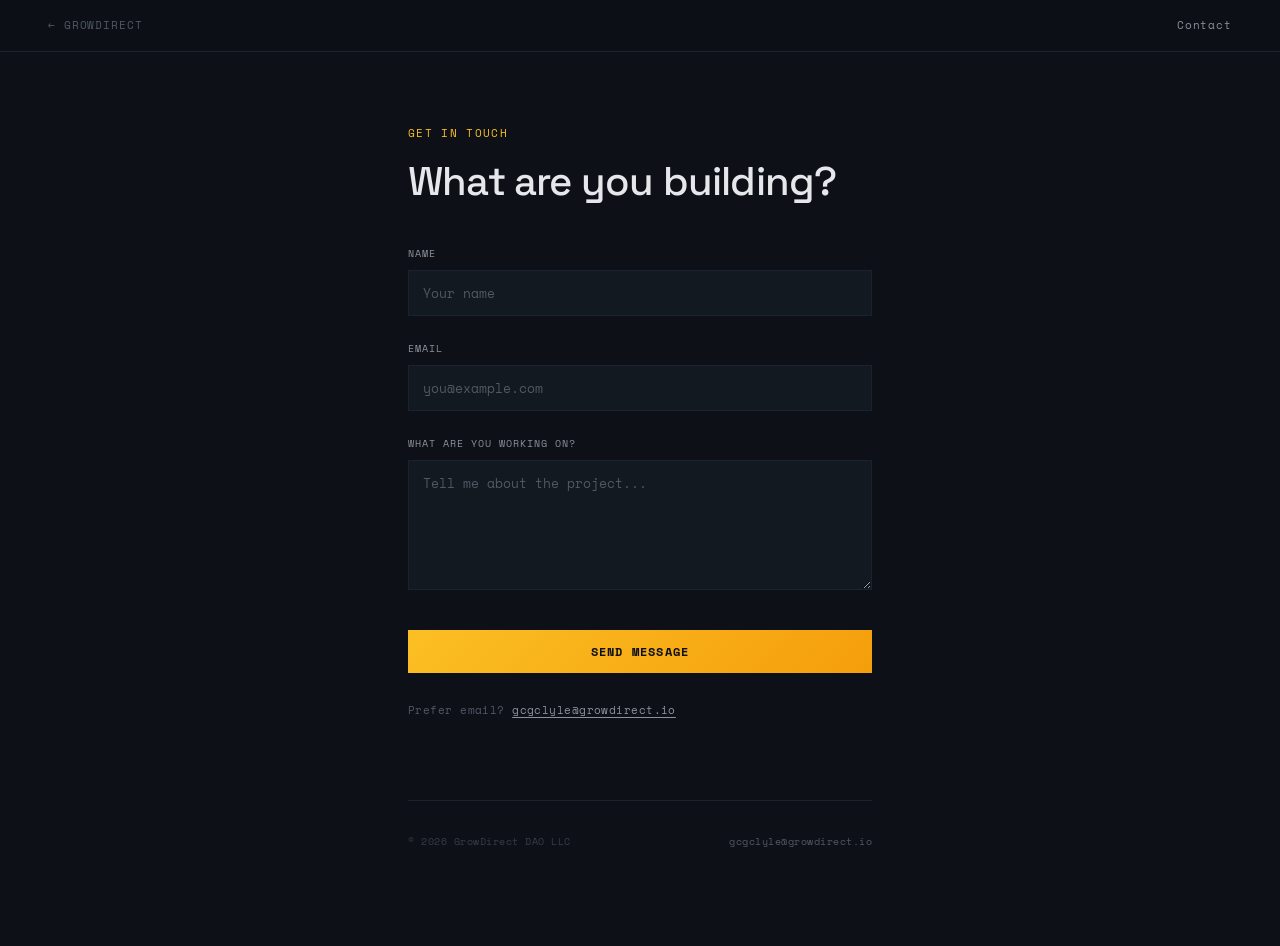
<file: contact.html>
<!DOCTYPE html>
<html lang="en">
<head>
<meta charset="UTF-8">
<meta name="viewport" content="width=device-width, initial-scale=1.0">
<title>Contact — GrowDirect</title>
<meta name="description" content="Get in touch about your next platform project.">
<meta property="og:title" content="Contact — GrowDirect">
<meta property="og:description" content="Get in touch about your next platform project.">
<meta property="og:type" content="website">
<meta property="og:url" content="https://growdirect.io/contact.html">
<link rel="icon" type="image/svg+xml" href="/favicon.svg">
<!-- GA4 -->
<script async src="https://www.googletagmanager.com/gtag/js?id=G-ELPTR2ZLP3"></script>
<script>
  window.dataLayer = window.dataLayer || [];
  function gtag(){dataLayer.push(arguments);}
  gtag('js', new Date());
  gtag('config', 'G-ELPTR2ZLP3');
</script>
<link rel="preconnect" href="https://fonts.googleapis.com">
<link rel="preconnect" href="https://fonts.gstatic.com" crossorigin>
<link href="https://fonts.googleapis.com/css2?family=Inter:wght@300;400;500;600&family=Space+Grotesk:wght@300;400;500;600;700&family=Space+Mono:wght@400;700&display=swap" rel="stylesheet">
<link rel="stylesheet" href="/css/shared.css">
<style>
  .contact-wrap {
    max-width: 560px;
    margin: 0 auto;
    padding: 72px clamp(24px, 5vw, 48px) 96px;
  }

  .contact-label {
    font-family: 'Space Mono', monospace;
    font-size: 11px;
    letter-spacing: 0.12em;
    text-transform: uppercase;
    color: var(--canary);
    margin-bottom: 16px;
  }

  .contact-heading {
    font-family: 'Space Grotesk', sans-serif;
    font-size: clamp(28px, 5vw, 40px);
    font-weight: 500;
    line-height: 1.15;
    letter-spacing: -0.02em;
    color: var(--text);
    margin-bottom: 40px;
  }

  .form-group {
    margin-bottom: 24px;
  }

  .form-group label {
    display: block;
    font-family: 'Space Mono', monospace;
    font-size: 10px;
    letter-spacing: 0.1em;
    text-transform: uppercase;
    color: var(--text2);
    margin-bottom: 8px;
  }

  .form-group input,
  .form-group textarea {
    width: 100%;
    background: var(--card);
    border: 1px solid var(--border);
    color: var(--text);
    font-family: 'Space Mono', monospace;
    font-size: 13px;
    font-weight: 400;
    padding: 12px 14px;
    outline: none;
    transition: border-color 0.2s;
    -webkit-appearance: none;
    appearance: none;
    border-radius: 0;
  }

  .form-group input:focus,
  .form-group textarea:focus {
    border-color: var(--canary);
  }

  .form-group textarea {
    min-height: 130px;
    resize: vertical;
    line-height: 1.6;
  }

  .form-group input::placeholder,
  .form-group textarea::placeholder {
    color: var(--text3);
  }

  .submit-btn {
    display: inline-block;
    background: linear-gradient(135deg, var(--canary) 0%, var(--amber) 100%);
    color: #0D1117;
    font-family: 'Space Mono', monospace;
    font-size: 12px;
    font-weight: 700;
    letter-spacing: 0.1em;
    text-transform: uppercase;
    padding: 13px 32px;
    border: none;
    cursor: pointer;
    transition: opacity 0.2s;
    width: 100%;
    margin-top: 8px;
  }

  .submit-btn:hover { opacity: 0.88; }
  .submit-btn:disabled { opacity: 0.5; cursor: not-allowed; }

  .prefer-email {
    margin-top: 28px;
    font-family: 'Space Mono', monospace;
    font-size: 11px;
    color: var(--text3);
    letter-spacing: 0.04em;
  }

  .prefer-email a {
    color: var(--text2);
    text-decoration: underline;
    text-underline-offset: 3px;
    transition: color 0.2s;
  }

  .prefer-email a:hover { color: var(--canary); }

  .success-msg {
    display: none;
    background: rgba(5,150,105,0.1);
    border: 1px solid rgba(5,150,105,0.3);
    padding: 20px 24px;
    margin-top: 24px;
    font-family: 'Space Mono', monospace;
    font-size: 12px;
    color: #34D399;
    letter-spacing: 0.04em;
    line-height: 1.6;
  }

  .contact-footer {
    margin-top: 80px;
    padding-top: 32px;
    border-top: 1px solid var(--border);
    font-family: 'Space Mono', monospace;
    font-size: 10px;
    color: var(--text4);
    letter-spacing: 0.05em;
    display: flex;
    justify-content: space-between;
    flex-wrap: wrap;
    gap: 8px;
  }

  .contact-footer a {
    color: var(--text3);
    transition: color 0.2s;
  }

  .contact-footer a:hover { color: var(--canary); }
</style>
</head>
<body>

<!-- Nav -->
<nav class="doc-nav">
  <a href="/">&#8592; GrowDirect</a>
  <span class="doc-nav-title">Contact</span>
</nav>

<!-- Form -->
<div class="contact-wrap">
  <div class="contact-label">Get in touch</div>
  <h1 class="contact-heading" id="contact-heading">What are you building?</h1>

  <form id="contact-form" action="https://formspree.io/f/xbdqlakw" method="POST">
    <input type="hidden" id="source" name="_source" value="direct">

    <div class="form-group">
      <label for="name">Name</label>
      <input type="text" id="name" name="name" required placeholder="Your name">
    </div>

    <div class="form-group">
      <label for="email">Email</label>
      <input type="email" id="email" name="email" required placeholder="you@example.com">
    </div>

    <div class="form-group">
      <label for="message">What are you working on?</label>
      <textarea id="message" name="message" required placeholder="Tell me about the project..."></textarea>
    </div>

    <button type="submit" class="submit-btn" id="submit-btn">Send Message</button>
  </form>

  <div class="success-msg" id="success-msg">
    Message received. I'll follow up within 24 hours.
  </div>

  <div class="prefer-email">
    Prefer email? <a href="mailto:gcgclyle@growdirect.io">gcgclyle@growdirect.io</a>
  </div>

  <footer class="contact-footer">
    <span>© 2026 GrowDirect DAO LLC</span>
    <a href="mailto:gcgclyle@growdirect.io">gcgclyle@growdirect.io</a>
  </footer>
</div>

<script>
  (function () {
    // Read ?from= query param
    const params = new URLSearchParams(window.location.search);
    const from = params.get('from') || '';
    const sourceField = document.getElementById('source');
    const heading = document.getElementById('contact-heading');

    const headlines = {
      canary: 'Interested in Canary?',
      investor: "Let's talk",
    };

    if (from) {
      sourceField.value = from;
      if (headlines[from]) {
        heading.textContent = headlines[from];
      }
    }

    // AJAX form submission
    const form = document.getElementById('contact-form');
    const btn = document.getElementById('submit-btn');
    const successMsg = document.getElementById('success-msg');

    form.addEventListener('submit', async function (e) {
      e.preventDefault();
      btn.disabled = true;
      btn.textContent = 'Sending...';

      try {
        const res = await fetch(form.action, {
          method: 'POST',
          body: new FormData(form),
          headers: { 'Accept': 'application/json' },
        });

        if (res.ok) {
          form.style.display = 'none';
          successMsg.style.display = 'block';

          if (typeof gtag !== 'undefined') {
            gtag('event', 'contact_form_submit', { source: sourceField.value });
          }
        } else {
          btn.disabled = false;
          btn.textContent = 'Send Message';
          alert('Something went wrong. Please email gcgclyle@growdirect.io directly.');
        }
      } catch (err) {
        btn.disabled = false;
        btn.textContent = 'Send Message';
        alert('Network error. Please email gcgclyle@growdirect.io directly.');
      }
    });
  })();
</script>

</body>
</html>
</file>
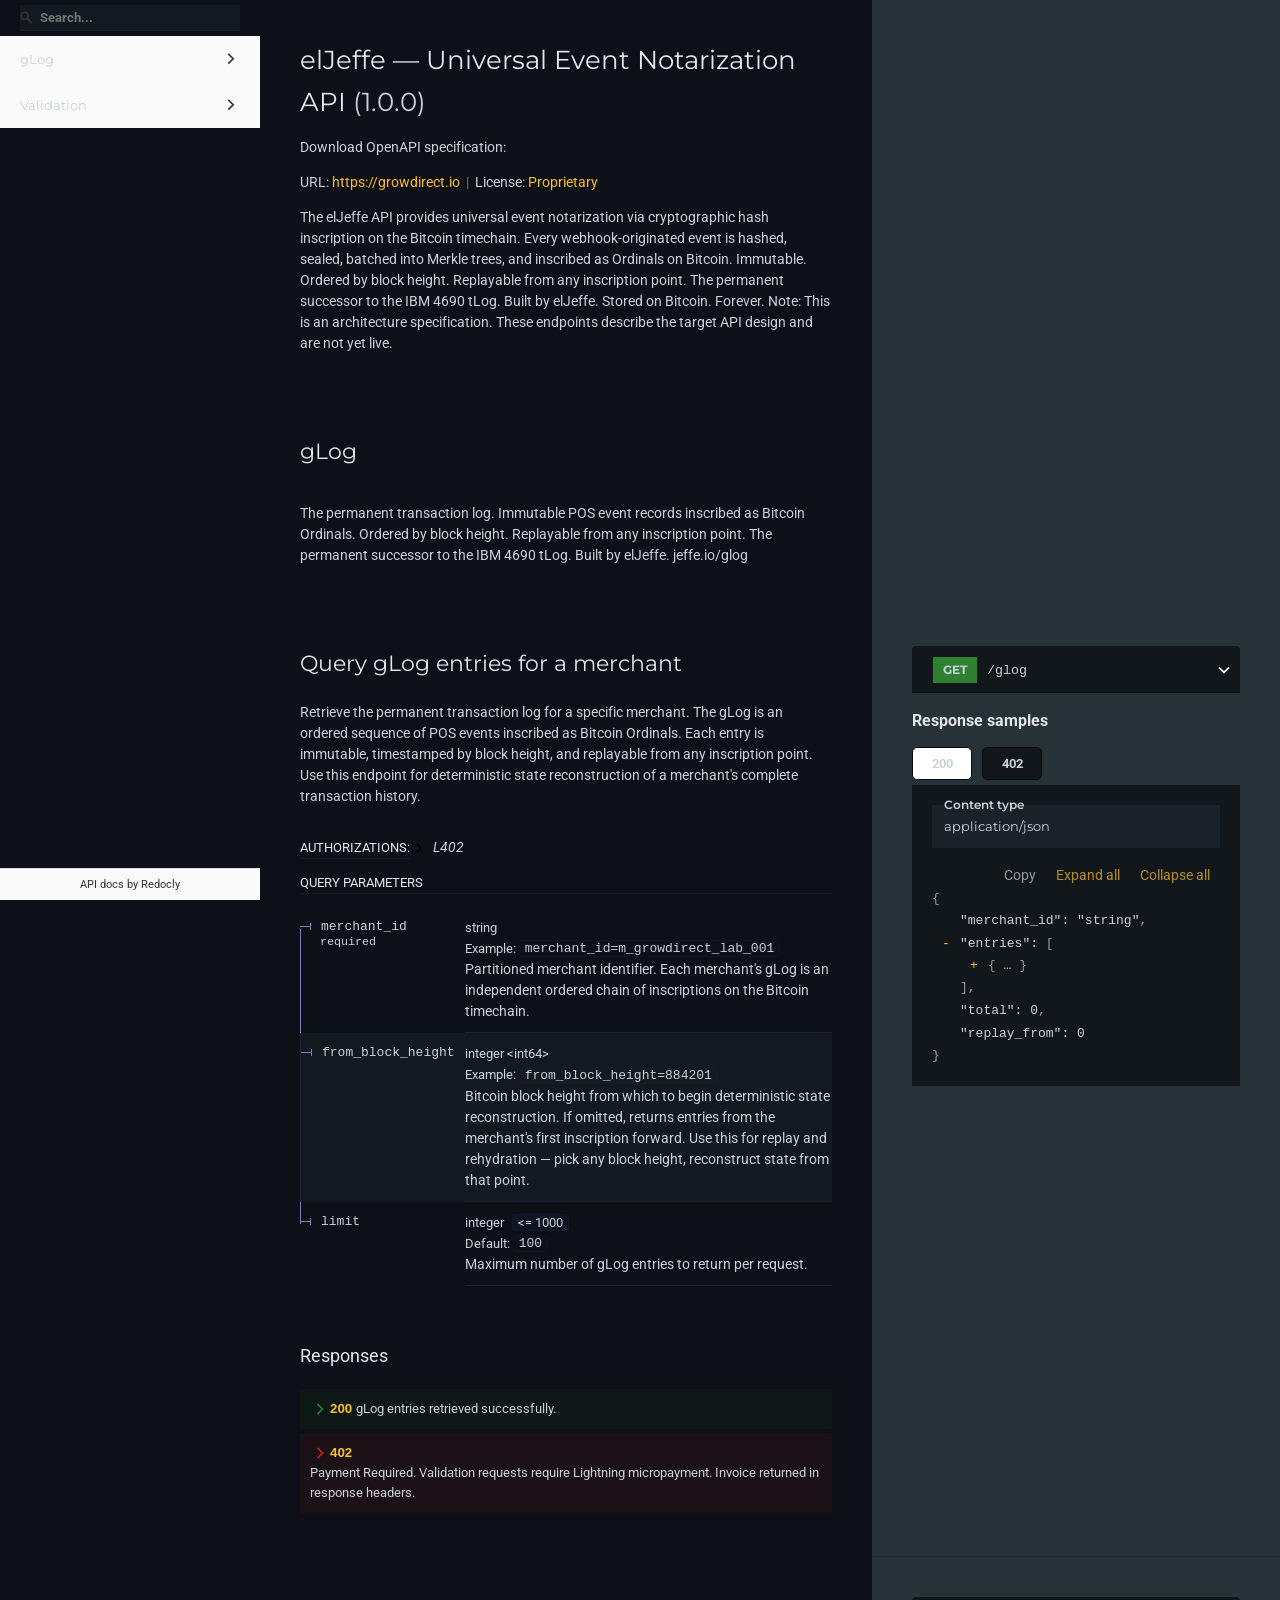
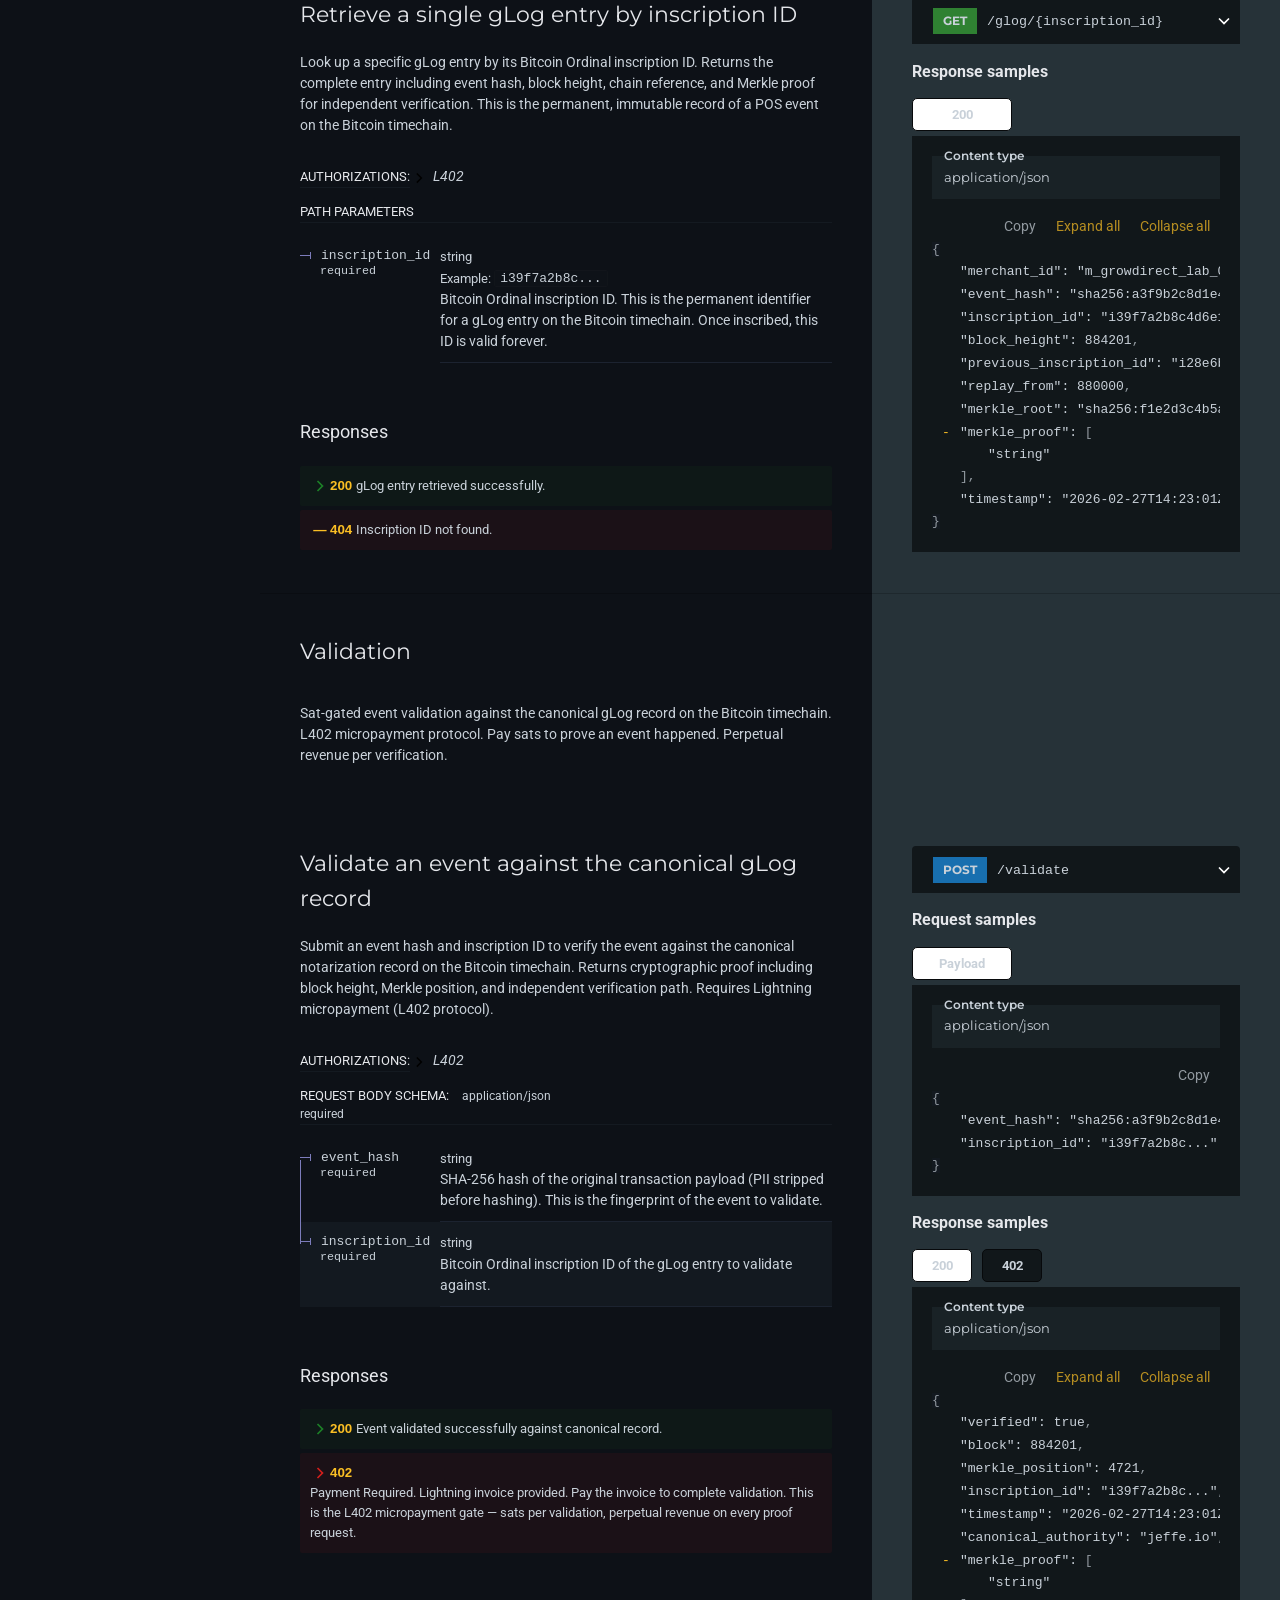
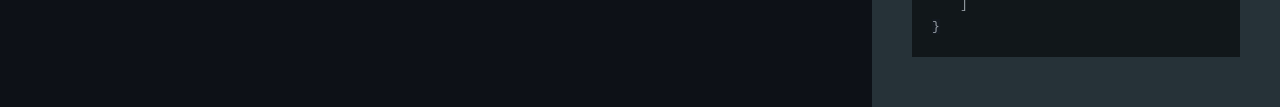
<file: docs/canary-api-reference.html>
<!DOCTYPE html>
<html>

<head>
  <meta charset="utf8" />
  <title>elJeffe — Universal Event Notarization API</title>
  <!-- needed for adaptive design -->
  <meta name="viewport" content="width=device-width, initial-scale=1">
  <link rel="icon" type="image/svg+xml" href="/favicon.svg">
  <!-- GA4 -->
  <script async src="https://www.googletagmanager.com/gtag/js?id=G-ELPTR2ZLP3"></script>
  <script>
    window.dataLayer = window.dataLayer || [];
    function gtag(){dataLayer.push(arguments);}
    gtag('js', new Date());
    gtag('config', 'G-ELPTR2ZLP3');
  </script>
  <style>
    body { padding: 0; margin: 0; background: #0D1117 !important; color: #E5E7EB !important; }
    /* Dark theme overrides for Redoc */
    .redoc-wrap { background: #0D1117 !important; }
    .menu-content { background: #0D1117 !important; }
    .menu-content label, .menu-content li { color: #E5E7EB !important; }
    .menu-content label:hover, .menu-content li:hover { background: #131920 !important; }
    .menu-content label.active { background: #131920 !important; }
    [role="navigation"] { background: #0D1117 !important; border-right: 1px solid #1C2330 !important; }
    h1, h2, h3, h4, h5 { color: #E5E7EB !important; }
    p, li, td, th, span, div { color: #C9D1D9 !important; }
    a { color: #FBBF24 !important; }
    table { border-color: #1C2330 !important; }
    tr { background: #0D1117 !important; }
    tr:nth-child(2n) { background: #131920 !important; }
    td, th { border-color: #1C2330 !important; }
    code { background: #131920 !important; color: #FBBF24 !important; }
    pre { background: #131920 !important; }
    /* Right panel */
    [class*="right-panel"] { background: #131920 !important; }
    /* HTTP method badges */
    [class*="http-verb"] { font-weight: 700 !important; }
    /* Search */
    input[type="search"], input[type="text"] { background: #131920 !important; color: #E5E7EB !important; border-color: #1C2330 !important; }
    /* Scrollbar */
    ::-webkit-scrollbar { background: #0D1117; width: 8px; }
    ::-webkit-scrollbar-thumb { background: #1C2330; border-radius: 4px; }
    /* Schema expand buttons */
    button { color: #FBBF24 !important; }
  </style>
  <script src="https://cdn.redocly.com/redoc/v2.5.1/bundles/redoc.standalone.js"></script><style data-styled="true" data-styled-version="6.3.9">.hoYmkG{width:calc(100% - 40%);padding:0 40px;}/*!sc*/
@media print,screen and (max-width: 75rem){.hoYmkG{width:100%;padding:40px 40px;}}/*!sc*/
.eiTXyS{width:calc(100% - 40%);padding:0 40px;}/*!sc*/
@media print,screen and (max-width: 75rem){.eiTXyS{width:100%;padding:0px 40px;}}/*!sc*/
data-styled.g4[id="sc-hLseeT"]{content:"hoYmkG,eiTXyS,"}/*!sc*/
.eTiIZG{padding:40px 0;}/*!sc*/
.eTiIZG:last-child{min-height:calc(100vh + 1px);}/*!sc*/
.eTiIZG>.eTiIZG:last-child{min-height:initial;}/*!sc*/
@media print,screen and (max-width: 75rem){.eTiIZG{padding:0;}}/*!sc*/
.iUTsUN{padding:40px 0;position:relative;}/*!sc*/
.iUTsUN:last-child{min-height:calc(100vh + 1px);}/*!sc*/
.iUTsUN>.iUTsUN:last-child{min-height:initial;}/*!sc*/
@media print,screen and (max-width: 75rem){.iUTsUN{padding:0;}}/*!sc*/
.iUTsUN:not(:last-of-type):after{position:absolute;bottom:0;width:100%;display:block;content:'';border-bottom:1px solid rgba(0, 0, 0, 0.2);}/*!sc*/
data-styled.g5[id="sc-eDDNvO"]{content:"eTiIZG,iUTsUN,"}/*!sc*/
.dVngAA{width:40%;color:#ffffff;background-color:#263238;padding:0 40px;}/*!sc*/
@media print,screen and (max-width: 75rem){.dVngAA{width:100%;padding:40px 40px;}}/*!sc*/
data-styled.g6[id="sc-jTrPJt"]{content:"dVngAA,"}/*!sc*/
.fYLqku{background-color:#263238;}/*!sc*/
data-styled.g7[id="sc-gLDzao"]{content:"fYLqku,"}/*!sc*/
.cmAaWK{display:flex;width:100%;padding:0;}/*!sc*/
@media print,screen and (max-width: 75rem){.cmAaWK{flex-direction:column;}}/*!sc*/
data-styled.g8[id="sc-iAEyYj"]{content:"cmAaWK,"}/*!sc*/
.ePkAIL{font-family:Montserrat,sans-serif;font-weight:400;font-size:1.85714em;line-height:1.6em;color:#333333;}/*!sc*/
data-styled.g9[id="sc-fsQipe"]{content:"ePkAIL,"}/*!sc*/
.bcNKdh{font-family:Montserrat,sans-serif;font-weight:400;font-size:1.57143em;line-height:1.6em;color:#333333;margin:0 0 20px;}/*!sc*/
data-styled.g10[id="sc-qRumy"]{content:"bcNKdh,"}/*!sc*/
.dEbuTz{color:#ffffff;}/*!sc*/
data-styled.g12[id="sc-kFuwaQ"]{content:"dEbuTz,"}/*!sc*/
.fA-dGxt{border-bottom:1px solid rgba(38, 50, 56, 0.3);margin:1em 0 1em 0;color:rgba(38, 50, 56, 0.5);font-weight:normal;text-transform:uppercase;font-size:0.929em;line-height:20px;}/*!sc*/
data-styled.g13[id="sc-irTswZ"]{content:"fA-dGxt,"}/*!sc*/
.jSIqAu{cursor:pointer;margin-left:-20px;padding:0;line-height:1;width:20px;display:inline-block;outline:0;}/*!sc*/
.jSIqAu:before{content:'';width:15px;height:15px;background-size:contain;background-image:url('[data-uri]');opacity:0.5;visibility:hidden;display:inline-block;vertical-align:middle;}/*!sc*/
h1:hover>.jSIqAu::before,h2:hover>.jSIqAu::before,.jSIqAu:hover::before{visibility:visible;}/*!sc*/
data-styled.g14[id="sc-csCMJq"]{content:"jSIqAu,"}/*!sc*/
.cNCXIL{height:18px;width:18px;min-width:18px;vertical-align:middle;float:right;transition:transform 0.2s ease-out;transform:rotateZ(-90deg);}/*!sc*/
.eiOVYa{height:1.3em;width:1.3em;min-width:1.3em;vertical-align:middle;transition:transform 0.2s ease-out;transform:rotateZ(-90deg);}/*!sc*/
.iZiZiV{height:1.5em;width:1.5em;min-width:1.5em;vertical-align:middle;float:left;transition:transform 0.2s ease-out;transform:rotateZ(-90deg);}/*!sc*/
.iZiZiV polygon{fill:#1d8127;}/*!sc*/
.kiMFkB{height:1.5em;width:1.5em;min-width:1.5em;vertical-align:middle;float:left;transition:transform 0.2s ease-out;transform:rotateZ(-90deg);}/*!sc*/
.kiMFkB polygon{fill:#d41f1c;}/*!sc*/
.ivEQut{height:20px;width:20px;min-width:20px;vertical-align:middle;float:right;transition:transform 0.2s ease-out;transform:rotateZ(0);}/*!sc*/
.ivEQut polygon{fill:white;}/*!sc*/
data-styled.g15[id="sc-fbJfz"]{content:"cNCXIL,eiOVYa,iZiZiV,kiMFkB,ivEQut,"}/*!sc*/
.kddqHa{border-left:1px solid #7c7cbb;box-sizing:border-box;position:relative;padding:10px 10px 10px 0;}/*!sc*/
@media screen and (max-width: 50rem){.kddqHa{display:block;overflow:hidden;}}/*!sc*/
tr:first-of-type>.kddqHa,tr.last>.kddqHa{border-left-width:0;background-position:top left;background-repeat:no-repeat;background-size:1px 100%;}/*!sc*/
tr:first-of-type>.kddqHa{background-image:linear-gradient(
      to bottom,
      transparent 0%,
      transparent 22px,
      #7c7cbb 22px,
      #7c7cbb 100%
    );}/*!sc*/
tr.last>.kddqHa{background-image:linear-gradient(
      to bottom,
      #7c7cbb 0%,
      #7c7cbb 22px,
      transparent 22px,
      transparent 100%
    );}/*!sc*/
tr.last+tr>.kddqHa{border-left-color:transparent;}/*!sc*/
tr.last:first-child>.kddqHa{background:none;border-left-color:transparent;}/*!sc*/
data-styled.g18[id="sc-hAtEya"]{content:"kddqHa,"}/*!sc*/
.eIujjv{vertical-align:top;line-height:20px;white-space:nowrap;font-size:13px;font-family:Courier,monospace;}/*!sc*/
.eIujjv.deprecated{text-decoration:line-through;color:#707070;}/*!sc*/
data-styled.g20[id="sc-fGFwA-d"]{content:"eIujjv,"}/*!sc*/
.bmauLr{border-bottom:1px solid #9fb4be;padding:10px 0;width:75%;box-sizing:border-box;}/*!sc*/
tr.expanded .bmauLr{border-bottom:none;}/*!sc*/
@media screen and (max-width: 50rem){.bmauLr{padding:0 20px;border-bottom:none;border-left:1px solid #7c7cbb;}tr.last>.bmauLr{border-left:none;}}/*!sc*/
data-styled.g21[id="sc-blLsxE"]{content:"bmauLr,"}/*!sc*/
.bEKmDE{color:#7c7cbb;font-family:Courier,monospace;margin-right:10px;}/*!sc*/
.bEKmDE::before{content:'';display:inline-block;vertical-align:middle;width:10px;height:1px;background:#7c7cbb;}/*!sc*/
.bEKmDE::after{content:'';display:inline-block;vertical-align:middle;width:1px;background:#7c7cbb;height:7px;}/*!sc*/
data-styled.g22[id="sc-ieZDjf"]{content:"bEKmDE,"}/*!sc*/
.dybric{border-collapse:separate;border-radius:3px;font-size:14px;border-spacing:0;width:100%;}/*!sc*/
.dybric >tr{vertical-align:middle;}/*!sc*/
@media screen and (max-width: 50rem){.dybric{display:block;}.dybric >tr,.dybric >tbody>tr{display:block;}}/*!sc*/
@media screen and (max-width: 50rem) and (-ms-high-contrast:none){.dybric td{float:left;width:100%;}}/*!sc*/
.dybric .sc-dKfzgG,.dybric .sc-dKfzgG .sc-dKfzgG .sc-dKfzgG,.dybric .sc-dKfzgG .sc-dKfzgG .sc-dKfzgG .sc-dKfzgG .sc-dKfzgG{margin:1em;margin-right:0;background:#fafafa;}/*!sc*/
.dybric .sc-dKfzgG .sc-dKfzgG,.dybric .sc-dKfzgG .sc-dKfzgG .sc-dKfzgG .sc-dKfzgG,.dybric .sc-dKfzgG .sc-dKfzgG .sc-dKfzgG .sc-dKfzgG .sc-dKfzgG .sc-dKfzgG{background:#ffffff;}/*!sc*/
data-styled.g24[id="sc-hIqOWV"]{content:"dybric,"}/*!sc*/
.lbIFgo >ul{list-style:none;padding:0;margin:0;margin:0 -5px;}/*!sc*/
.lbIFgo >ul >li{padding:5px 10px;display:inline-block;background-color:#11171a;border-bottom:1px solid rgba(0, 0, 0, 0.5);cursor:pointer;text-align:center;outline:none;color:#ccc;margin:0 5px 5px 5px;border:1px solid #07090b;border-radius:5px;min-width:60px;font-size:0.9em;font-weight:bold;}/*!sc*/
.lbIFgo >ul >li.react-tabs__tab--selected{color:#333333;background:#ffffff;}/*!sc*/
.lbIFgo >ul >li.react-tabs__tab--selected:focus{outline:auto;}/*!sc*/
.lbIFgo >ul >li:only-child{flex:none;min-width:100px;}/*!sc*/
.lbIFgo >ul >li.tab-success{color:#1d8127;}/*!sc*/
.lbIFgo >ul >li.tab-redirect{color:#ffa500;}/*!sc*/
.lbIFgo >ul >li.tab-info{color:#87ceeb;}/*!sc*/
.lbIFgo >ul >li.tab-error{color:#d41f1c;}/*!sc*/
.lbIFgo >.react-tabs__tab-panel{background:#11171a;}/*!sc*/
.lbIFgo >.react-tabs__tab-panel>div,.lbIFgo >.react-tabs__tab-panel>pre{padding:20px;margin:0;}/*!sc*/
.lbIFgo >.react-tabs__tab-panel>div>pre{padding:0;}/*!sc*/
data-styled.g30[id="sc-cyRfQY"]{content:"lbIFgo,"}/*!sc*/
.dXXcln code[class*='language-'],.dXXcln pre[class*='language-']{text-shadow:0 -0.1em 0.2em black;text-align:left;white-space:pre;word-spacing:normal;word-break:normal;word-wrap:normal;line-height:1.5;-moz-tab-size:4;-o-tab-size:4;tab-size:4;-webkit-hyphens:none;-moz-hyphens:none;-ms-hyphens:none;hyphens:none;}/*!sc*/
@media print{.dXXcln code[class*='language-'],.dXXcln pre[class*='language-']{text-shadow:none;}}/*!sc*/
.dXXcln pre[class*='language-']{padding:1em;margin:0.5em 0;overflow:auto;}/*!sc*/
.dXXcln .token.comment,.dXXcln .token.prolog,.dXXcln .token.doctype,.dXXcln .token.cdata{color:hsl(30, 20%, 50%);}/*!sc*/
.dXXcln .token.punctuation{opacity:0.7;}/*!sc*/
.dXXcln .namespace{opacity:0.7;}/*!sc*/
.dXXcln .token.property,.dXXcln .token.tag,.dXXcln .token.number,.dXXcln .token.constant,.dXXcln .token.symbol{color:#4a8bb3;}/*!sc*/
.dXXcln .token.boolean{color:#e64441;}/*!sc*/
.dXXcln .token.selector,.dXXcln .token.attr-name,.dXXcln .token.string,.dXXcln .token.char,.dXXcln .token.builtin,.dXXcln .token.inserted{color:#a0fbaa;}/*!sc*/
.dXXcln .token.selector+a,.dXXcln .token.attr-name+a,.dXXcln .token.string+a,.dXXcln .token.char+a,.dXXcln .token.builtin+a,.dXXcln .token.inserted+a,.dXXcln .token.selector+a:visited,.dXXcln .token.attr-name+a:visited,.dXXcln .token.string+a:visited,.dXXcln .token.char+a:visited,.dXXcln .token.builtin+a:visited,.dXXcln .token.inserted+a:visited{color:#4ed2ba;text-decoration:underline;}/*!sc*/
.dXXcln .token.property.string{color:white;}/*!sc*/
.dXXcln .token.operator,.dXXcln .token.entity,.dXXcln .token.url,.dXXcln .token.variable{color:hsl(40, 90%, 60%);}/*!sc*/
.dXXcln .token.atrule,.dXXcln .token.attr-value,.dXXcln .token.keyword{color:hsl(350, 40%, 70%);}/*!sc*/
.dXXcln .token.regex,.dXXcln .token.important{color:#e90;}/*!sc*/
.dXXcln .token.important,.dXXcln .token.bold{font-weight:bold;}/*!sc*/
.dXXcln .token.italic{font-style:italic;}/*!sc*/
.dXXcln .token.entity{cursor:help;}/*!sc*/
.dXXcln .token.deleted{color:red;}/*!sc*/
data-styled.g32[id="sc-iKGpAq"]{content:"dXXcln,"}/*!sc*/
.btblAa{opacity:0.7;transition:opacity 0.3s ease;text-align:right;}/*!sc*/
.btblAa:focus-within{opacity:1;}/*!sc*/
.btblAa >button{background-color:transparent;border:0;color:inherit;padding:2px 10px;font-family:Roboto,sans-serif;font-size:14px;line-height:1.5em;cursor:pointer;outline:0;}/*!sc*/
.btblAa >button :hover,.btblAa >button :focus{background:rgba(255, 255, 255, 0.1);}/*!sc*/
data-styled.g33[id="sc-gjTGSz"]{content:"btblAa,"}/*!sc*/
.bNwKoT{position:relative;}/*!sc*/
data-styled.g37[id="sc-kMrHXi"]{content:"bNwKoT,"}/*!sc*/
.bzXJk{margin-left:10px;text-transform:none;font-size:0.929em;color:black;}/*!sc*/
data-styled.g41[id="sc-gXSCqT"]{content:"bzXJk,"}/*!sc*/
.dHaogz{font-family:Roboto,sans-serif;font-weight:400;line-height:1.5em;}/*!sc*/
.dHaogz p:last-child{margin-bottom:0;}/*!sc*/
.dHaogz h1{font-family:Montserrat,sans-serif;font-weight:400;font-size:1.85714em;line-height:1.6em;color:#32329f;margin-top:0;}/*!sc*/
.dHaogz h2{font-family:Montserrat,sans-serif;font-weight:400;font-size:1.57143em;line-height:1.6em;color:#333333;}/*!sc*/
.dHaogz code{color:#e53935;background-color:rgba(38, 50, 56, 0.05);font-family:Courier,monospace;border-radius:2px;border:1px solid rgba(38, 50, 56, 0.1);padding:0 5px;font-size:13px;font-weight:400;word-break:break-word;}/*!sc*/
.dHaogz pre{font-family:Courier,monospace;white-space:pre;background-color:#11171a;color:white;padding:20px;overflow-x:auto;line-height:normal;border-radius:0;border:1px solid rgba(38, 50, 56, 0.1);}/*!sc*/
.dHaogz pre code{background-color:transparent;color:white;padding:0;}/*!sc*/
.dHaogz pre code:before,.dHaogz pre code:after{content:none;}/*!sc*/
.dHaogz blockquote{margin:0;margin-bottom:1em;padding:0 15px;color:#777;border-left:4px solid #ddd;}/*!sc*/
.dHaogz img{max-width:100%;box-sizing:content-box;}/*!sc*/
.dHaogz ul,.dHaogz ol{padding-left:2em;margin:0;margin-bottom:1em;}/*!sc*/
.dHaogz ul ul,.dHaogz ol ul,.dHaogz ul ol,.dHaogz ol ol{margin-bottom:0;margin-top:0;}/*!sc*/
.dHaogz table{display:block;width:100%;overflow:auto;word-break:normal;word-break:keep-all;border-collapse:collapse;border-spacing:0;margin-top:1.5em;margin-bottom:1.5em;}/*!sc*/
.dHaogz table tr{background-color:#fff;border-top:1px solid #ccc;}/*!sc*/
.dHaogz table tr:nth-child(2n){background-color:#fafafa;}/*!sc*/
.dHaogz table th,.dHaogz table td{padding:6px 13px;border:1px solid #ddd;}/*!sc*/
.dHaogz table th{text-align:left;font-weight:bold;}/*!sc*/
.dHaogz .share-link{cursor:pointer;margin-left:-20px;padding:0;line-height:1;width:20px;display:inline-block;outline:0;}/*!sc*/
.dHaogz .share-link:before{content:'';width:15px;height:15px;background-size:contain;background-image:url('[data-uri]');opacity:0.5;visibility:hidden;display:inline-block;vertical-align:middle;}/*!sc*/
.dHaogz h1:hover>.share-link::before,.dHaogz h2:hover>.share-link::before,.dHaogz .share-link:hover::before{visibility:visible;}/*!sc*/
.dHaogz a{text-decoration:auto;color:#32329f;}/*!sc*/
.dHaogz a:visited{color:#32329f;}/*!sc*/
.dHaogz a:hover{color:#6868cf;text-decoration:auto;}/*!sc*/
.cFvDiF{font-family:Roboto,sans-serif;font-weight:400;line-height:1.5em;}/*!sc*/
.cFvDiF p:last-child{margin-bottom:0;}/*!sc*/
.cFvDiF p:first-child{margin-top:0;}/*!sc*/
.cFvDiF p:last-child{margin-bottom:0;}/*!sc*/
.cFvDiF h1{font-family:Montserrat,sans-serif;font-weight:400;font-size:1.85714em;line-height:1.6em;color:#32329f;margin-top:0;}/*!sc*/
.cFvDiF h2{font-family:Montserrat,sans-serif;font-weight:400;font-size:1.57143em;line-height:1.6em;color:#333333;}/*!sc*/
.cFvDiF code{color:#e53935;background-color:rgba(38, 50, 56, 0.05);font-family:Courier,monospace;border-radius:2px;border:1px solid rgba(38, 50, 56, 0.1);padding:0 5px;font-size:13px;font-weight:400;word-break:break-word;}/*!sc*/
.cFvDiF pre{font-family:Courier,monospace;white-space:pre;background-color:#11171a;color:white;padding:20px;overflow-x:auto;line-height:normal;border-radius:0;border:1px solid rgba(38, 50, 56, 0.1);}/*!sc*/
.cFvDiF pre code{background-color:transparent;color:white;padding:0;}/*!sc*/
.cFvDiF pre code:before,.cFvDiF pre code:after{content:none;}/*!sc*/
.cFvDiF blockquote{margin:0;margin-bottom:1em;padding:0 15px;color:#777;border-left:4px solid #ddd;}/*!sc*/
.cFvDiF img{max-width:100%;box-sizing:content-box;}/*!sc*/
.cFvDiF ul,.cFvDiF ol{padding-left:2em;margin:0;margin-bottom:1em;}/*!sc*/
.cFvDiF ul ul,.cFvDiF ol ul,.cFvDiF ul ol,.cFvDiF ol ol{margin-bottom:0;margin-top:0;}/*!sc*/
.cFvDiF table{display:block;width:100%;overflow:auto;word-break:normal;word-break:keep-all;border-collapse:collapse;border-spacing:0;margin-top:1.5em;margin-bottom:1.5em;}/*!sc*/
.cFvDiF table tr{background-color:#fff;border-top:1px solid #ccc;}/*!sc*/
.cFvDiF table tr:nth-child(2n){background-color:#fafafa;}/*!sc*/
.cFvDiF table th,.cFvDiF table td{padding:6px 13px;border:1px solid #ddd;}/*!sc*/
.cFvDiF table th{text-align:left;font-weight:bold;}/*!sc*/
.cFvDiF .share-link{cursor:pointer;margin-left:-20px;padding:0;line-height:1;width:20px;display:inline-block;outline:0;}/*!sc*/
.cFvDiF .share-link:before{content:'';width:15px;height:15px;background-size:contain;background-image:url('[data-uri]');opacity:0.5;visibility:hidden;display:inline-block;vertical-align:middle;}/*!sc*/
.cFvDiF h1:hover>.share-link::before,.cFvDiF h2:hover>.share-link::before,.cFvDiF .share-link:hover::before{visibility:visible;}/*!sc*/
.cFvDiF a{text-decoration:auto;color:#32329f;}/*!sc*/
.cFvDiF a:visited{color:#32329f;}/*!sc*/
.cFvDiF a:hover{color:#6868cf;text-decoration:auto;}/*!sc*/
.fTBBlJ{font-family:Roboto,sans-serif;font-weight:400;line-height:1.5em;}/*!sc*/
.fTBBlJ p:last-child{margin-bottom:0;}/*!sc*/
.fTBBlJ p:first-child{margin-top:0;}/*!sc*/
.fTBBlJ p:last-child{margin-bottom:0;}/*!sc*/
.fTBBlJ p{display:inline-block;}/*!sc*/
.fTBBlJ h1{font-family:Montserrat,sans-serif;font-weight:400;font-size:1.85714em;line-height:1.6em;color:#32329f;margin-top:0;}/*!sc*/
.fTBBlJ h2{font-family:Montserrat,sans-serif;font-weight:400;font-size:1.57143em;line-height:1.6em;color:#333333;}/*!sc*/
.fTBBlJ code{color:#e53935;background-color:rgba(38, 50, 56, 0.05);font-family:Courier,monospace;border-radius:2px;border:1px solid rgba(38, 50, 56, 0.1);padding:0 5px;font-size:13px;font-weight:400;word-break:break-word;}/*!sc*/
.fTBBlJ pre{font-family:Courier,monospace;white-space:pre;background-color:#11171a;color:white;padding:20px;overflow-x:auto;line-height:normal;border-radius:0;border:1px solid rgba(38, 50, 56, 0.1);}/*!sc*/
.fTBBlJ pre code{background-color:transparent;color:white;padding:0;}/*!sc*/
.fTBBlJ pre code:before,.fTBBlJ pre code:after{content:none;}/*!sc*/
.fTBBlJ blockquote{margin:0;margin-bottom:1em;padding:0 15px;color:#777;border-left:4px solid #ddd;}/*!sc*/
.fTBBlJ img{max-width:100%;box-sizing:content-box;}/*!sc*/
.fTBBlJ ul,.fTBBlJ ol{padding-left:2em;margin:0;margin-bottom:1em;}/*!sc*/
.fTBBlJ ul ul,.fTBBlJ ol ul,.fTBBlJ ul ol,.fTBBlJ ol ol{margin-bottom:0;margin-top:0;}/*!sc*/
.fTBBlJ table{display:block;width:100%;overflow:auto;word-break:normal;word-break:keep-all;border-collapse:collapse;border-spacing:0;margin-top:1.5em;margin-bottom:1.5em;}/*!sc*/
.fTBBlJ table tr{background-color:#fff;border-top:1px solid #ccc;}/*!sc*/
.fTBBlJ table tr:nth-child(2n){background-color:#fafafa;}/*!sc*/
.fTBBlJ table th,.fTBBlJ table td{padding:6px 13px;border:1px solid #ddd;}/*!sc*/
.fTBBlJ table th{text-align:left;font-weight:bold;}/*!sc*/
.fTBBlJ .share-link{cursor:pointer;margin-left:-20px;padding:0;line-height:1;width:20px;display:inline-block;outline:0;}/*!sc*/
.fTBBlJ .share-link:before{content:'';width:15px;height:15px;background-size:contain;background-image:url('[data-uri]');opacity:0.5;visibility:hidden;display:inline-block;vertical-align:middle;}/*!sc*/
.fTBBlJ h1:hover>.share-link::before,.fTBBlJ h2:hover>.share-link::before,.fTBBlJ .share-link:hover::before{visibility:visible;}/*!sc*/
.fTBBlJ a{text-decoration:auto;color:#32329f;}/*!sc*/
.fTBBlJ a:visited{color:#32329f;}/*!sc*/
.fTBBlJ a:hover{color:#6868cf;text-decoration:auto;}/*!sc*/
data-styled.g42[id="sc-cCYyou"]{content:"dHaogz,cFvDiF,fTBBlJ,"}/*!sc*/
.dkmSdy{display:inline;}/*!sc*/
data-styled.g43[id="sc-cjERFZ"]{content:"dkmSdy,"}/*!sc*/
.fJsoyS{position:relative;}/*!sc*/
data-styled.g44[id="sc-jegxcw"]{content:"fJsoyS,"}/*!sc*/
.iLjyyA:hover>.sc-gjTGSz{opacity:1;}/*!sc*/
data-styled.g49[id="sc-cRZddz"]{content:"iLjyyA,"}/*!sc*/
.jKIGwd{font-family:Courier,monospace;font-size:13px;white-space:pre;contain:content;overflow-x:auto;}/*!sc*/
.jKIGwd .redoc-json code>.collapser{display:none;pointer-events:none;}/*!sc*/
.jKIGwd .callback-function{color:gray;}/*!sc*/
.jKIGwd .collapser:after{content:'-';cursor:pointer;}/*!sc*/
.jKIGwd .collapsed>.collapser:after{content:'+';cursor:pointer;}/*!sc*/
.jKIGwd .ellipsis:after{content:' … ';}/*!sc*/
.jKIGwd .collapsible{margin-left:2em;}/*!sc*/
.jKIGwd .hoverable{padding-top:1px;padding-bottom:1px;padding-left:2px;padding-right:2px;border-radius:2px;}/*!sc*/
.jKIGwd .hovered{background-color:rgba(235, 238, 249, 1);}/*!sc*/
.jKIGwd .collapser{background-color:transparent;border:0;color:#fff;font-family:Courier,monospace;font-size:13px;padding-right:6px;padding-left:6px;padding-top:0;padding-bottom:0;display:flex;align-items:center;justify-content:center;width:15px;height:15px;position:absolute;top:4px;left:-1.5em;cursor:default;user-select:none;-webkit-user-select:none;padding:2px;}/*!sc*/
.jKIGwd .collapser:focus{outline-color:#fff;outline-style:dotted;outline-width:1px;}/*!sc*/
.jKIGwd ul{list-style-type:none;padding:0px;margin:0px 0px 0px 26px;}/*!sc*/
.jKIGwd li{position:relative;display:block;}/*!sc*/
.jKIGwd .hoverable{display:inline-block;}/*!sc*/
.jKIGwd .selected{outline-style:solid;outline-width:1px;outline-style:dotted;}/*!sc*/
.jKIGwd .collapsed>.collapsible{display:none;}/*!sc*/
.jKIGwd .ellipsis{display:none;}/*!sc*/
.jKIGwd .collapsed>.ellipsis{display:inherit;}/*!sc*/
data-styled.g50[id="sc-jMAIzW"]{content:"jKIGwd,"}/*!sc*/
.eMpCUl{padding:0.9em;background-color:rgba(38,50,56,0.4);margin:0 0 10px 0;display:block;font-family:Montserrat,sans-serif;font-size:0.929em;line-height:1.5em;}/*!sc*/
data-styled.g51[id="sc-dQelHO"]{content:"eMpCUl,"}/*!sc*/
.ccmcKc{font-family:Montserrat,sans-serif;font-size:12px;position:absolute;z-index:1;top:-11px;left:12px;font-weight:600;color:rgba(255,255,255,0.7);}/*!sc*/
data-styled.g52[id="sc-bCDidX"]{content:"ccmcKc,"}/*!sc*/
.gpxHhK{position:relative;}/*!sc*/
data-styled.g53[id="sc-cPlDXk"]{content:"gpxHhK,"}/*!sc*/
.ksuOBo{margin-top:15px;}/*!sc*/
data-styled.g56[id="sc-hVkBjf"]{content:"ksuOBo,"}/*!sc*/
.bPAaet{vertical-align:middle;font-size:13px;line-height:20px;}/*!sc*/
data-styled.g58[id="sc-gUrTyB"]{content:"bPAaet,"}/*!sc*/
.UMvzF{color:rgba(102,102,102,0.9);}/*!sc*/
data-styled.g59[id="sc-kZGvTq"]{content:"UMvzF,"}/*!sc*/
.fEQrHJ{color:#666;}/*!sc*/
data-styled.g60[id="sc-iMfspz"]{content:"fEQrHJ,"}/*!sc*/
.boAHLn{color:#d41f1c;font-size:0.9em;font-weight:normal;margin-left:20px;line-height:1;}/*!sc*/
data-styled.g62[id="sc-eKYjSU"]{content:"boAHLn,"}/*!sc*/
.eShQxX{border-radius:2px;word-break:break-word;background-color:rgba(51,51,51,0.05);color:rgba(51,51,51,0.9);padding:0 5px;border:1px solid rgba(51,51,51,0.1);font-family:Courier,monospace;}/*!sc*/
.sc-ldFCYc+.sc-ldFCYc{margin-left:0;}/*!sc*/
data-styled.g66[id="sc-ldFCYc"]{content:"eShQxX,"}/*!sc*/
.iWTprB{border-radius:2px;background-color:rgba(104,104,207,0.05);color:rgba(50,50,159,0.9);margin:0 5px;padding:0 5px;border:1px solid rgba(50,50,159,0.1);}/*!sc*/
.sc-cmEaii+.sc-cmEaii{margin-left:0;}/*!sc*/
data-styled.g68[id="sc-cmEaii"]{content:"iWTprB,"}/*!sc*/
.cLOXvd:after{content:' and ';font-weight:normal;}/*!sc*/
.cLOXvd:last-child:after{content:none;}/*!sc*/
.cLOXvd a{text-decoration:auto;color:#32329f;}/*!sc*/
.cLOXvd a:visited{color:#32329f;}/*!sc*/
.cLOXvd a:hover{color:#6868cf;text-decoration:auto;}/*!sc*/
data-styled.g81[id="sc-hNeXkj"]{content:"cLOXvd,"}/*!sc*/
.ddMcul{white-space:nowrap;}/*!sc*/
.ddMcul:after{content:' or ';white-space:pre;}/*!sc*/
.ddMcul:last-child:after,.ddMcul:only-child:after{content:none;}/*!sc*/
.ddMcul a{text-decoration:auto;color:#32329f;}/*!sc*/
.ddMcul a:visited{color:#32329f;}/*!sc*/
.ddMcul a:hover{color:#6868cf;text-decoration:auto;}/*!sc*/
data-styled.g82[id="sc-dskThK"]{content:"ddMcul,"}/*!sc*/
.kuPPCO{flex:1 1 auto;cursor:pointer;}/*!sc*/
data-styled.g83[id="sc-cYRmzp"]{content:"kuPPCO,"}/*!sc*/
.gZngKQ{width:75%;text-overflow:ellipsis;border-radius:4px;overflow:hidden;}/*!sc*/
@media screen and (max-width: 50rem){.gZngKQ{margin-top:10px;}}/*!sc*/
data-styled.g84[id="sc-jTsRVM"]{content:"gZngKQ,"}/*!sc*/
.qtYpT{display:inline-block;margin:0;}/*!sc*/
data-styled.g85[id="sc-jOQpHb"]{content:"qtYpT,"}/*!sc*/
.pzAgN{width:100%;display:flex;margin:1em 0;flex-direction:row;}/*!sc*/
@media screen and (max-width: 50rem){.pzAgN{flex-direction:column;}}/*!sc*/
data-styled.g86[id="sc-ftWlEC"]{content:"pzAgN,"}/*!sc*/
.bSStQp{margin-top:0;margin-bottom:0.5em;}/*!sc*/
data-styled.g92[id="sc-crPCXn"]{content:"bSStQp,"}/*!sc*/
.dfuuzt::before{content:'|';display:inline-block;opacity:0.5;width:15px;text-align:center;}/*!sc*/
.dfuuzt:last-child::after{display:none;}/*!sc*/
data-styled.g94[id="sc-bqWVmJ"]{content:"dfuuzt,"}/*!sc*/
.gUaytm{overflow:hidden;}/*!sc*/
data-styled.g95[id="sc-gHbYXW"]{content:"gUaytm,"}/*!sc*/
.cNLDQk{display:flex;flex-wrap:wrap;margin-left:-15px;}/*!sc*/
data-styled.g96[id="sc-etAVuf"]{content:"cNLDQk,"}/*!sc*/
.FLoTo{width:9ex;display:inline-block;height:13px;line-height:13px;background-color:#333;border-radius:3px;background-repeat:no-repeat;background-position:6px 4px;font-size:7px;font-family:Verdana,sans-serif;color:white;text-transform:uppercase;text-align:center;font-weight:bold;vertical-align:middle;margin-right:6px;margin-top:2px;}/*!sc*/
.FLoTo.get{background-color:#2F8132;}/*!sc*/
.FLoTo.post{background-color:#186FAF;}/*!sc*/
.FLoTo.put{background-color:#95507c;}/*!sc*/
.FLoTo.options{background-color:#947014;}/*!sc*/
.FLoTo.patch{background-color:#bf581d;}/*!sc*/
.FLoTo.delete{background-color:#cc3333;}/*!sc*/
.FLoTo.basic{background-color:#707070;}/*!sc*/
.FLoTo.link{background-color:#07818F;}/*!sc*/
.FLoTo.head{background-color:#A23DAD;}/*!sc*/
.FLoTo.hook{background-color:#32329f;}/*!sc*/
.FLoTo.schema{background-color:#707070;}/*!sc*/
data-styled.g100[id="sc-YtoFD"]{content:"FLoTo,"}/*!sc*/
.fpIsZT{margin:0;padding:0;}/*!sc*/
.fpIsZT:first-child{padding-bottom:32px;}/*!sc*/
.sc-imaUOy .sc-imaUOy{font-size:0.929em;}/*!sc*/
.cjNZVC{margin:0;padding:0;display:none;}/*!sc*/
.cjNZVC:first-child{padding-bottom:32px;}/*!sc*/
.sc-imaUOy .sc-imaUOy{font-size:0.929em;}/*!sc*/
data-styled.g101[id="sc-imaUOy"]{content:"fpIsZT,cjNZVC,"}/*!sc*/
.cVgssJ{list-style:none inside none;overflow:hidden;text-overflow:ellipsis;padding:0;}/*!sc*/
data-styled.g102[id="sc-vjKnv"]{content:"cVgssJ,"}/*!sc*/
.YJdNS{cursor:pointer;color:#333333;margin:0;padding:12.5px 20px;display:flex;justify-content:space-between;font-family:Montserrat,sans-serif;font-size:0.929em;text-transform:none;background-color:#fafafa;}/*!sc*/
.YJdNS:hover{color:#32329f;background-color:#e1e1e1;}/*!sc*/
.YJdNS .sc-fbJfz{height:1.5em;width:1.5em;}/*!sc*/
.YJdNS .sc-fbJfz polygon{fill:#333333;}/*!sc*/
.fUjfPA{cursor:pointer;color:#333333;margin:0;padding:12.5px 20px;display:flex;justify-content:space-between;font-family:Montserrat,sans-serif;background-color:#fafafa;}/*!sc*/
.fUjfPA:hover{color:#32329f;background-color:#ededed;}/*!sc*/
.fUjfPA .sc-fbJfz{height:1.5em;width:1.5em;}/*!sc*/
.fUjfPA .sc-fbJfz polygon{fill:#333333;}/*!sc*/
data-styled.g103[id="sc-bjMMwc"]{content:"YJdNS,fUjfPA,"}/*!sc*/
.jZTjzp{display:inline-block;vertical-align:middle;width:calc(100% - 38px);overflow:hidden;text-overflow:ellipsis;}/*!sc*/
data-styled.g104[id="sc-eIrltV"]{content:"jZTjzp,"}/*!sc*/
.jKUIUi{font-size:0.8em;margin-top:10px;text-align:center;position:fixed;width:260px;bottom:0;background:#fafafa;}/*!sc*/
.jKUIUi a,.jKUIUi a:visited,.jKUIUi a:hover{color:#333333!important;padding:5px 0;border-top:1px solid #e1e1e1;text-decoration:none;display:flex;align-items:center;justify-content:center;}/*!sc*/
.jKUIUi img{width:15px;margin-right:5px;}/*!sc*/
@media screen and (max-width: 50rem){.jKUIUi{width:100%;}}/*!sc*/
data-styled.g105[id="sc-hAYhfO"]{content:"jKUIUi,"}/*!sc*/
.dHdMVa{cursor:pointer;position:relative;margin-bottom:5px;}/*!sc*/
data-styled.g111[id="sc-fYzRkH"]{content:"dHdMVa,"}/*!sc*/
.dkiPkt{font-family:Courier,monospace;margin-left:10px;flex:1;overflow-x:hidden;text-overflow:ellipsis;}/*!sc*/
data-styled.g112[id="sc-GJyyy"]{content:"dkiPkt,"}/*!sc*/
.iWrBta{outline:0;color:inherit;width:100%;text-align:left;cursor:pointer;padding:10px 30px 10px 20px;border-radius:4px 4px 0 0;background-color:#11171a;display:flex;white-space:nowrap;align-items:center;border:1px solid transparent;border-bottom:0;transition:border-color 0.25s ease;}/*!sc*/
.iWrBta ..sc-GJyyy{color:#ffffff;}/*!sc*/
.iWrBta:focus{box-shadow:inset 0 2px 2px rgba(0, 0, 0, 0.45),0 2px 0 rgba(128, 128, 128, 0.25);}/*!sc*/
data-styled.g113[id="sc-jYvNnh"]{content:"iWrBta,"}/*!sc*/
.kCsPwr{font-size:0.929em;line-height:20px;background-color:#2F8132;color:#ffffff;padding:3px 10px;text-transform:uppercase;font-family:Montserrat,sans-serif;margin:0;}/*!sc*/
.ejslkd{font-size:0.929em;line-height:20px;background-color:#186FAF;color:#ffffff;padding:3px 10px;text-transform:uppercase;font-family:Montserrat,sans-serif;margin:0;}/*!sc*/
data-styled.g114[id="sc-eGFuAY"]{content:"kCsPwr,ejslkd,"}/*!sc*/
.dplsyJ{position:absolute;width:100%;z-index:100;background:#fafafa;color:#263238;box-sizing:border-box;box-shadow:0 0 6px rgba(0, 0, 0, 0.33);overflow:hidden;border-bottom-left-radius:4px;border-bottom-right-radius:4px;transition:all 0.25s ease;visibility:hidden;transform:translateY(-50%) scaleY(0);}/*!sc*/
data-styled.g115[id="sc-fnxdBX"]{content:"dplsyJ,"}/*!sc*/
.cNCbuV{padding:10px;}/*!sc*/
data-styled.g116[id="sc-llcuoK"]{content:"cNCbuV,"}/*!sc*/
.eobUac{padding:5px;border:1px solid #ccc;background:#fff;word-break:break-all;color:#32329f;}/*!sc*/
.eobUac >span{color:#333333;}/*!sc*/
data-styled.g117[id="sc-jnsZEx"]{content:"eobUac,"}/*!sc*/
.iuCmqI{text-transform:lowercase;margin-left:0;line-height:1.5em;}/*!sc*/
data-styled.g118[id="sc-dVCGSo"]{content:"iuCmqI,"}/*!sc*/
.brztng{display:block;border:0;width:100%;text-align:left;padding:10px;border-radius:2px;margin-bottom:4px;line-height:1.5em;cursor:pointer;color:#1d8127;background-color:rgba(29,129,39,0.07);}/*!sc*/
.brztng:focus{outline:auto #1d8127;}/*!sc*/
.fvWYOy{display:block;border:0;width:100%;text-align:left;padding:10px;border-radius:2px;margin-bottom:4px;line-height:1.5em;cursor:pointer;color:#d41f1c;background-color:rgba(212,31,28,0.07);}/*!sc*/
.fvWYOy:focus{outline:auto #d41f1c;}/*!sc*/
.kwTqVQ{display:block;border:0;width:100%;text-align:left;padding:10px;border-radius:2px;margin-bottom:4px;line-height:1.5em;cursor:pointer;color:#d41f1c;background-color:rgba(212,31,28,0.07);cursor:default;}/*!sc*/
.kwTqVQ:focus{outline:auto #d41f1c;}/*!sc*/
.kwTqVQ::before{content:"—";font-weight:bold;width:1.5em;text-align:center;display:inline-block;vertical-align:top;}/*!sc*/
.kwTqVQ:focus{outline:0;}/*!sc*/
data-styled.g120[id="sc-caslwi"]{content:"brztng,fvWYOy,kwTqVQ,"}/*!sc*/
.jJkGwY{vertical-align:top;}/*!sc*/
data-styled.g123[id="sc-fYaxgW"]{content:"jJkGwY,"}/*!sc*/
.hsJdXF{font-size:1.3em;padding:0.2em 0;margin:3em 0 1.1em;color:#333333;font-weight:normal;}/*!sc*/
data-styled.g124[id="sc-fJjTez"]{content:"hsJdXF,"}/*!sc*/
.dUdgLx{margin-bottom:30px;}/*!sc*/
data-styled.g129[id="sc-iERabE"]{content:"dUdgLx,"}/*!sc*/
.dKxKge{user-select:none;width:20px;height:20px;align-self:center;display:flex;flex-direction:column;color:#32329f;}/*!sc*/
data-styled.g130[id="sc-iqavZh"]{content:"dKxKge,"}/*!sc*/
.kBSkUl{width:260px;background-color:#fafafa;overflow:hidden;display:flex;flex-direction:column;backface-visibility:hidden;height:100vh;position:sticky;position:-webkit-sticky;top:0;}/*!sc*/
@media screen and (max-width: 50rem){.kBSkUl{position:fixed;z-index:20;width:100%;background:#fafafa;display:none;}}/*!sc*/
@media print{.kBSkUl{display:none;}}/*!sc*/
data-styled.g131[id="sc-eXHjA-d"]{content:"kBSkUl,"}/*!sc*/
.laYfRb{outline:none;user-select:none;background-color:#f2f2f2;color:#32329f;display:none;cursor:pointer;position:fixed;right:20px;z-index:100;border-radius:50%;box-shadow:0 0 20px rgba(0, 0, 0, 0.3);bottom:44px;width:60px;height:60px;padding:0 20px;}/*!sc*/
@media screen and (max-width: 50rem){.laYfRb{display:flex;}}/*!sc*/
.laYfRb svg{color:#0065FB;}/*!sc*/
@media print{.laYfRb{display:none;}}/*!sc*/
data-styled.g132[id="sc-kVmAmQ"]{content:"laYfRb,"}/*!sc*/
.gRgPoG{font-family:Roboto,sans-serif;font-size:14px;font-weight:400;line-height:1.5em;color:#333333;display:flex;position:relative;text-align:left;-webkit-font-smoothing:antialiased;font-smoothing:antialiased;text-rendering:optimizeSpeed!important;tap-highlight-color:rgba(0, 0, 0, 0);text-size-adjust:100%;}/*!sc*/
.gRgPoG *{box-sizing:border-box;-webkit-tap-highlight-color:rgba(255, 255, 255, 0);}/*!sc*/
data-styled.g133[id="sc-dxnOzf"]{content:"gRgPoG,"}/*!sc*/
.gfWNtA{z-index:1;position:relative;overflow:hidden;width:calc(100% - 260px);contain:layout;}/*!sc*/
@media print,screen and (max-width: 50rem){.gfWNtA{width:100%;}}/*!sc*/
data-styled.g134[id="sc-juTflS"]{content:"gfWNtA,"}/*!sc*/
.jYOHCb{background:#263238;position:absolute;top:0;bottom:0;right:0;width:calc((100% - 260px) * 0.4);}/*!sc*/
@media print,screen and (max-width: 75rem){.jYOHCb{display:none;}}/*!sc*/
data-styled.g135[id="sc-emEvRt"]{content:"jYOHCb,"}/*!sc*/
.ijJYzO{padding:5px 0;}/*!sc*/
data-styled.g136[id="sc-kkjMEg"]{content:"ijJYzO,"}/*!sc*/
.kOlXdP{width:calc(100% - 40px);box-sizing:border-box;margin:0 20px;padding:5px 10px 5px 20px;border:0;border-bottom:1px solid #e1e1e1;font-family:Roboto,sans-serif;font-weight:bold;font-size:13px;color:#333333;background-color:transparent;outline:none;}/*!sc*/
data-styled.g137[id="sc-cMlaQv"]{content:"kOlXdP,"}/*!sc*/
.gtHWGb{position:absolute;left:20px;height:1.8em;width:0.9em;}/*!sc*/
.gtHWGb path{fill:#333333;}/*!sc*/
data-styled.g138[id="sc-iJQrDi"]{content:"gtHWGb,"}/*!sc*/
</style>
  <link href="https://fonts.googleapis.com/css?family=Montserrat:300,400,700|Roboto:300,400,700" rel="stylesheet">
</head>

<body>
  
      <div id="redoc"><div class="sc-dxnOzf gRgPoG redoc-wrap"><div class="sc-eXHjA-d kBSkUl menu-content" style="top:0px;height:calc(100vh - 0px)"><div role="search" class="sc-kkjMEg ijJYzO"><svg class="sc-iJQrDi gtHWGb search-icon" version="1.1" viewBox="0 0 1000 1000" x="0px" xmlns="http://www.w3.org/2000/svg" y="0px"><path d="M968.2,849.4L667.3,549c83.9-136.5,66.7-317.4-51.7-435.6C477.1-25,252.5-25,113.9,113.4c-138.5,138.3-138.5,362.6,0,501C219.2,730.1,413.2,743,547.6,666.5l301.9,301.4c43.6,43.6,76.9,14.9,104.2-12.4C981,928.3,1011.8,893,968.2,849.4z M524.5,522c-88.9,88.7-233,88.7-321.8,0c-88.9-88.7-88.9-232.6,0-321.3c88.9-88.7,233-88.7,321.8,0C613.4,289.4,613.4,433.3,524.5,522z"></path></svg><input placeholder="Search..." aria-label="Search" type="text" class="sc-cMlaQv kOlXdP search-input" value=""/></div><div class="sc-kMrHXi bNwKoT scrollbar-container undefined"><ul role="menu" class="sc-imaUOy fpIsZT"><li tabindex="0" depth="1" data-item-id="tag/gLog" role="menuitem" aria-label="gLog" aria-expanded="false" class="sc-vjKnv cVgssJ"><label class="sc-bjMMwc YJdNS -depth1"><span width="calc(100% - 38px)" title="gLog" class="sc-eIrltV jZTjzp">gLog</span><svg class="sc-fbJfz cNCXIL" version="1.1" viewBox="0 0 24 24" x="0" xmlns="http://www.w3.org/2000/svg" y="0" aria-hidden="true"><polygon points="17.3 8.3 12 13.6 6.7 8.3 5.3 9.7 12 16.4 18.7 9.7 "></polygon></svg></label><ul class="sc-imaUOy cjNZVC"><li tabindex="0" depth="2" data-item-id="tag/gLog/operation/getGlogEntries" role="menuitem" aria-label="Query gLog entries for a merchant" aria-expanded="false" class="sc-vjKnv cVgssJ"><label class="sc-bjMMwc fUjfPA -depth2"><span type="get" class="sc-YtoFD FLoTo operation-type get">get</span><span tabindex="0" width="calc(100% - 38px)" class="sc-eIrltV jZTjzp">Query gLog entries for a merchant</span></label></li><li tabindex="0" depth="2" data-item-id="tag/gLog/operation/getGlogEntry" role="menuitem" aria-label="Retrieve a single gLog entry by inscription ID" aria-expanded="false" class="sc-vjKnv cVgssJ"><label class="sc-bjMMwc fUjfPA -depth2"><span type="get" class="sc-YtoFD FLoTo operation-type get">get</span><span tabindex="0" width="calc(100% - 38px)" class="sc-eIrltV jZTjzp">Retrieve a single gLog entry by inscription ID</span></label></li></ul></li><li tabindex="0" depth="1" data-item-id="tag/Validation" role="menuitem" aria-label="Validation" aria-expanded="false" class="sc-vjKnv cVgssJ"><label class="sc-bjMMwc YJdNS -depth1"><span width="calc(100% - 38px)" title="Validation" class="sc-eIrltV jZTjzp">Validation</span><svg class="sc-fbJfz cNCXIL" version="1.1" viewBox="0 0 24 24" x="0" xmlns="http://www.w3.org/2000/svg" y="0" aria-hidden="true"><polygon points="17.3 8.3 12 13.6 6.7 8.3 5.3 9.7 12 16.4 18.7 9.7 "></polygon></svg></label><ul class="sc-imaUOy cjNZVC"><li tabindex="0" depth="2" data-item-id="tag/Validation/operation/validateEvent" role="menuitem" aria-label="Validate an event against the canonical gLog record" aria-expanded="false" class="sc-vjKnv cVgssJ"><label class="sc-bjMMwc fUjfPA -depth2"><span type="post" class="sc-YtoFD FLoTo operation-type post">post</span><span tabindex="0" width="calc(100% - 38px)" class="sc-eIrltV jZTjzp">Validate an event against the canonical gLog record</span></label></li></ul></li></ul><div class="sc-hAYhfO jKUIUi"><a target="_blank" rel="noopener noreferrer" href="https://redocly.com/redoc/">API docs by Redocly</a></div></div></div><div class="sc-kVmAmQ laYfRb"><div class="sc-iqavZh dKxKge"><svg class="" style="transform:translate(2px, -4px) rotate(180deg);transition:transform 0.2s ease" viewBox="0 0 926.23699 573.74994" version="1.1" x="0px" y="0px" width="15" height="15"><g transform="translate(904.92214,-879.1482)"><path d="
          m -673.67664,1221.6502 -231.2455,-231.24803 55.6165,
          -55.627 c 30.5891,-30.59485 56.1806,-55.627 56.8701,-55.627 0.6894,
          0 79.8637,78.60862 175.9427,174.68583 l 174.6892,174.6858 174.6892,
          -174.6858 c 96.079,-96.07721 175.253196,-174.68583 175.942696,
          -174.68583 0.6895,0 26.281,25.03215 56.8701,
          55.627 l 55.6165,55.627 -231.245496,231.24803 c -127.185,127.1864
          -231.5279,231.248 -231.873,231.248 -0.3451,0 -104.688,
          -104.0616 -231.873,-231.248 z
        " fill="currentColor"></path></g></svg><svg class="" style="transform:translate(2px, 4px);transition:transform 0.2s ease" viewBox="0 0 926.23699 573.74994" version="1.1" x="0px" y="0px" width="15" height="15"><g transform="translate(904.92214,-879.1482)"><path d="
          m -673.67664,1221.6502 -231.2455,-231.24803 55.6165,
          -55.627 c 30.5891,-30.59485 56.1806,-55.627 56.8701,-55.627 0.6894,
          0 79.8637,78.60862 175.9427,174.68583 l 174.6892,174.6858 174.6892,
          -174.6858 c 96.079,-96.07721 175.253196,-174.68583 175.942696,
          -174.68583 0.6895,0 26.281,25.03215 56.8701,
          55.627 l 55.6165,55.627 -231.245496,231.24803 c -127.185,127.1864
          -231.5279,231.248 -231.873,231.248 -0.3451,0 -104.688,
          -104.0616 -231.873,-231.248 z
        " fill="currentColor"></path></g></svg></div></div><div class="sc-juTflS gfWNtA api-content"><div class="sc-eDDNvO eTiIZG"><div class="sc-iAEyYj cmAaWK"><div class="sc-hLseeT hoYmkG api-info"><h1 class="sc-fsQipe sc-crPCXn ePkAIL bSStQp">elJeffe — Universal Event Notarization API<!-- --> <span>(<!-- -->1.0.0<!-- -->)</span></h1><p>Download OpenAPI specification<!-- -->:</p><div class="sc-iKGpAq sc-cCYyou dXXcln dHaogz"><div class="sc-gHbYXW gUaytm"><div class="sc-etAVuf cNLDQk"> <span class="sc-bqWVmJ dfuuzt">URL: <a href="https://growdirect.io">https://growdirect.io</a></span> <span class="sc-bqWVmJ dfuuzt">License:<!-- --> <a href="https://growdirect.io/legal/terms.html">Proprietary</a></span> </div></div></div><div data-role="redoc-summary" html="" class="sc-iKGpAq sc-cCYyou dXXcln dHaogz"></div><div data-role="redoc-description" html="&lt;p&gt;The elJeffe API provides universal event notarization via cryptographic hash inscription on the Bitcoin timechain. Every webhook-originated event is hashed, sealed, batched into Merkle trees, and inscribed as Ordinals on Bitcoin. Immutable. Ordered by block height. Replayable from any inscription point. The permanent successor to the IBM 4690 tLog. Built by elJeffe. Stored on Bitcoin. Forever. Note: This is an architecture specification. These endpoints describe the target API design and are not yet live.&lt;/p&gt;
" class="sc-iKGpAq sc-cCYyou dXXcln dHaogz"><p>The elJeffe API provides universal event notarization via cryptographic hash inscription on the Bitcoin timechain. Every webhook-originated event is hashed, sealed, batched into Merkle trees, and inscribed as Ordinals on Bitcoin. Immutable. Ordered by block height. Replayable from any inscription point. The permanent successor to the IBM 4690 tLog. Built by elJeffe. Stored on Bitcoin. Forever. Note: This is an architecture specification. These endpoints describe the target API design and are not yet live.</p>
</div></div></div></div><div id="tag/gLog" data-section-id="tag/gLog" class="sc-eDDNvO eTiIZG"><div class="sc-iAEyYj cmAaWK"><div class="sc-hLseeT hoYmkG"><h2 class="sc-qRumy bcNKdh"><a class="sc-csCMJq jSIqAu" href="#tag/gLog" aria-label="tag/gLog"></a>gLog</h2></div></div><div class="sc-hLseeT eiTXyS"><div class="sc-iKGpAq sc-cCYyou dXXcln dHaogz redoc-markdown " html="&lt;p&gt;The permanent transaction log. Immutable POS event records inscribed as Bitcoin Ordinals. Ordered by block height. Replayable from any inscription point. The permanent successor to the IBM 4690 tLog. Built by elJeffe. jeffe.io/glog&lt;/p&gt;
"><p>The permanent transaction log. Immutable POS event records inscribed as Bitcoin Ordinals. Ordered by block height. Replayable from any inscription point. The permanent successor to the IBM 4690 tLog. Built by elJeffe. jeffe.io/glog</p>
</div></div></div><div id="tag/gLog/operation/getGlogEntries" data-section-id="tag/gLog/operation/getGlogEntries" class="sc-eDDNvO iUTsUN"><div data-section-id="operation/getGlogEntries" id="operation/getGlogEntries" class="sc-iAEyYj cmAaWK"><div class="sc-hLseeT hoYmkG"><h2 class="sc-qRumy bcNKdh"><a class="sc-csCMJq jSIqAu" href="#tag/gLog/operation/getGlogEntries" aria-label="tag/gLog/operation/getGlogEntries"></a>Query gLog entries for a merchant<!-- --> </h2><div class="sc-iERabE dUdgLx"><div html="&lt;p&gt;Retrieve the permanent transaction log for a specific merchant. The gLog is an ordered sequence of POS events inscribed as Bitcoin Ordinals. Each entry is immutable, timestamped by block height, and replayable from any inscription point. Use this endpoint for deterministic state reconstruction of a merchant&amp;#39;s complete transaction history.&lt;/p&gt;
" class="sc-iKGpAq sc-cCYyou dXXcln dHaogz"><p>Retrieve the permanent transaction log for a specific merchant. The gLog is an ordered sequence of POS events inscribed as Bitcoin Ordinals. Each entry is immutable, timestamped by block height, and replayable from any inscription point. Use this endpoint for deterministic state reconstruction of a merchant&#39;s complete transaction history.</p>
</div></div><div class="sc-ftWlEC pzAgN"><div class="sc-cYRmzp kuPPCO"><h5 class="sc-irTswZ sc-jOQpHb fA-dGxt qtYpT">Authorizations:</h5><svg class="sc-fbJfz eiOVYa" version="1.1" viewBox="0 0 24 24" x="0" xmlns="http://www.w3.org/2000/svg" y="0" aria-hidden="true"><polygon points="17.3 8.3 12 13.6 6.7 8.3 5.3 9.7 12 16.4 18.7 9.7 "></polygon></svg></div><div class="sc-jTsRVM gZngKQ"><span class="sc-dskThK ddMcul"><span class="sc-hNeXkj cLOXvd"><i>L402</i></span></span></div></div><div><h5 class="sc-irTswZ fA-dGxt">query<!-- --> Parameters</h5><table class="sc-hIqOWV dybric"><tbody><tr class=""><td kind="field" title="merchant_id" class="sc-hAtEya sc-fGFwA-d kddqHa eIujjv"><span class="sc-ieZDjf bEKmDE"></span><span class="property-name">merchant_id</span><div class="sc-gUrTyB sc-eKYjSU bPAaet boAHLn">required</div></td><td class="sc-blLsxE bmauLr"><div><div><span class="sc-gUrTyB sc-kZGvTq bPAaet UMvzF"></span><span class="sc-gUrTyB sc-iMfspz bPAaet fEQrHJ">string</span></div> <div><span class="sc-gUrTyB bPAaet"> <!-- -->Example:<!-- --> </span> <span class="sc-gUrTyB sc-ldFCYc bPAaet eShQxX">merchant_id=m_growdirect_lab_001</span></div><div><div html="&lt;p&gt;Partitioned merchant identifier. Each merchant&amp;#39;s gLog is an independent ordered chain of inscriptions on the Bitcoin timechain.&lt;/p&gt;
" class="sc-iKGpAq sc-cCYyou dXXcln cFvDiF"><p>Partitioned merchant identifier. Each merchant&#39;s gLog is an independent ordered chain of inscriptions on the Bitcoin timechain.</p>
</div></div></div></td></tr><tr class=""><td kind="field" title="from_block_height" class="sc-hAtEya sc-fGFwA-d kddqHa eIujjv"><span class="sc-ieZDjf bEKmDE"></span><span class="property-name">from_block_height</span></td><td class="sc-blLsxE bmauLr"><div><div><span class="sc-gUrTyB sc-kZGvTq bPAaet UMvzF"></span><span class="sc-gUrTyB sc-iMfspz bPAaet fEQrHJ">integer</span><span class="sc-gUrTyB sc-iMfspz bPAaet fEQrHJ"> <!-- -->&lt;<!-- -->int64<!-- -->&gt;<!-- --> </span></div> <div><span class="sc-gUrTyB bPAaet"> <!-- -->Example:<!-- --> </span> <span class="sc-gUrTyB sc-ldFCYc bPAaet eShQxX">from_block_height=884201</span></div><div><div html="&lt;p&gt;Bitcoin block height from which to begin deterministic state reconstruction. If omitted, returns entries from the merchant&amp;#39;s first inscription forward. Use this for replay and rehydration — pick any block height, reconstruct state from that point.&lt;/p&gt;
" class="sc-iKGpAq sc-cCYyou dXXcln cFvDiF"><p>Bitcoin block height from which to begin deterministic state reconstruction. If omitted, returns entries from the merchant&#39;s first inscription forward. Use this for replay and rehydration — pick any block height, reconstruct state from that point.</p>
</div></div></div></td></tr><tr class="last "><td kind="field" title="limit" class="sc-hAtEya sc-fGFwA-d kddqHa eIujjv"><span class="sc-ieZDjf bEKmDE"></span><span class="property-name">limit</span></td><td class="sc-blLsxE bmauLr"><div><div><span class="sc-gUrTyB sc-kZGvTq bPAaet UMvzF"></span><span class="sc-gUrTyB sc-iMfspz bPAaet fEQrHJ">integer</span><span> <span class="sc-gUrTyB sc-cmEaii bPAaet iWTprB"> <!-- -->&lt;= 1000<!-- --> </span></span></div><div><span class="sc-gUrTyB bPAaet"> <!-- -->Default:<!-- --> </span> <span class="sc-gUrTyB sc-ldFCYc bPAaet eShQxX">100</span></div> <div><div html="&lt;p&gt;Maximum number of gLog entries to return per request.&lt;/p&gt;
" class="sc-iKGpAq sc-cCYyou dXXcln cFvDiF"><p>Maximum number of gLog entries to return per request.</p>
</div></div></div></td></tr></tbody></table></div><div><h3 class="sc-fJjTez hsJdXF">Responses</h3><div><button class="sc-caslwi brztng"><svg class="sc-fbJfz iZiZiV" version="1.1" viewBox="0 0 24 24" x="0" xmlns="http://www.w3.org/2000/svg" y="0" aria-hidden="true"><polygon points="17.3 8.3 12 13.6 6.7 8.3 5.3 9.7 12 16.4 18.7 9.7 "></polygon></svg><strong class="sc-fYaxgW jJkGwY">200<!-- --> </strong><div html="&lt;p&gt;gLog entries retrieved successfully.&lt;/p&gt;
" class="sc-iKGpAq sc-cCYyou sc-cjERFZ dXXcln fTBBlJ dkmSdy"><p>gLog entries retrieved successfully.</p>
</div></button></div><div><button class="sc-caslwi fvWYOy"><svg class="sc-fbJfz kiMFkB" version="1.1" viewBox="0 0 24 24" x="0" xmlns="http://www.w3.org/2000/svg" y="0" aria-hidden="true"><polygon points="17.3 8.3 12 13.6 6.7 8.3 5.3 9.7 12 16.4 18.7 9.7 "></polygon></svg><strong class="sc-fYaxgW jJkGwY">402<!-- --> </strong><div html="&lt;p&gt;Payment Required. Validation requests require Lightning micropayment. Invoice returned in response headers.&lt;/p&gt;
" class="sc-iKGpAq sc-cCYyou sc-cjERFZ dXXcln fTBBlJ dkmSdy"><p>Payment Required. Validation requests require Lightning micropayment. Invoice returned in response headers.</p>
</div></button></div></div></div><div class="sc-jTrPJt sc-gLDzao dVngAA fYLqku"><div class="sc-fYzRkH dHdMVa"><button class="sc-jYvNnh iWrBta"><span type="get" class="sc-eGFuAY kCsPwr http-verb get">get</span><span class="sc-GJyyy dkiPkt">/glog</span><svg class="sc-fbJfz ivEQut" style="margin-right:-25px" version="1.1" viewBox="0 0 24 24" x="0" xmlns="http://www.w3.org/2000/svg" y="0" aria-hidden="true"><polygon points="17.3 8.3 12 13.6 6.7 8.3 5.3 9.7 12 16.4 18.7 9.7 "></polygon></svg></button><div aria-hidden="true" class="sc-fnxdBX dplsyJ"><div class="sc-llcuoK cNCbuV"><div html="&lt;p&gt;Production — elJeffe API&lt;/p&gt;
" class="sc-iKGpAq sc-cCYyou dXXcln cFvDiF"><p>Production — elJeffe API</p>
</div><div tabindex="0" role="button"><div class="sc-jnsZEx eobUac"><span>https://api.growdirect.io</span>/glog</div></div></div></div></div><div><h3 class="sc-kFuwaQ dEbuTz"> <!-- -->Response samples<!-- --> </h3><div class="sc-cyRfQY lbIFgo" data-rttabs="true"><ul class="react-tabs__tab-list" role="tablist"><li class="tab-success react-tabs__tab--selected" role="tab" id="tab_R_9pcq_0" aria-selected="true" aria-disabled="false" aria-controls="panel_R_9pcq_0" tabindex="0" data-rttab="true">200</li><li class="tab-error" role="tab" id="tab_R_9pcq_1" aria-selected="false" aria-disabled="false" aria-controls="panel_R_9pcq_1" data-rttab="true">402</li></ul><div class="react-tabs__tab-panel react-tabs__tab-panel--selected" role="tabpanel" id="panel_R_9pcq_0" aria-labelledby="tab_R_9pcq_0"><div><div class="sc-cPlDXk gpxHhK"><span class="sc-bCDidX ccmcKc">Content type</span><div class="sc-dQelHO eMpCUl">application/json</div></div><div class="sc-hVkBjf ksuOBo"><div class="sc-cRZddz iLjyyA"><div class="sc-gjTGSz btblAa"><button><div class="sc-jegxcw fJsoyS">Copy</div></button><button> Expand all </button><button> Collapse all </button></div><div tabindex="0" class="sc-iKGpAq dXXcln sc-jMAIzW jKIGwd"><div class="redoc-json"><code><button class="collapser" aria-label="collapse"></button><span class="token punctuation">{</span><span class="ellipsis"></span><ul class="obj collapsible"><li><div class="hoverable "><span class="property token string">"merchant_id"</span>: <span class="token string">&quot;string&quot;</span><span class="token punctuation">,</span></div></li><li><div class="hoverable "><span class="property token string">"entries"</span>: <button class="collapser" aria-label="collapse"></button><span class="token punctuation">[</span><span class="ellipsis"></span><ul class="array collapsible"><li><div class="hoverable collapsed"><button class="collapser" aria-label="expand"></button><span class="token punctuation">{</span><span class="ellipsis"></span><ul class="obj collapsible"><li><div class="hoverable collapsed"><span class="property token string">"merchant_id"</span>: <span class="token string">&quot;m_growdirect_lab_001&quot;</span><span class="token punctuation">,</span></div></li><li><div class="hoverable collapsed"><span class="property token string">"event_hash"</span>: <span class="token string">&quot;sha256:a3f9b2c8d1e4f6a7b3c9d2e5f8a1b4c7...&quot;</span><span class="token punctuation">,</span></div></li><li><div class="hoverable collapsed"><span class="property token string">"inscription_id"</span>: <span class="token string">&quot;i39f7a2b8c4d6e1f3a5b7c9d2e4f6a8b0...&quot;</span><span class="token punctuation">,</span></div></li><li><div class="hoverable collapsed"><span class="property token string">"block_height"</span>: <span class="token number">884201</span><span class="token punctuation">,</span></div></li><li><div class="hoverable collapsed"><span class="property token string">"previous_inscription_id"</span>: <span class="token string">&quot;i28e6b1a7d3c5f0e2b4a6c8d1e3f5a7b9...&quot;</span><span class="token punctuation">,</span></div></li><li><div class="hoverable collapsed"><span class="property token string">"replay_from"</span>: <span class="token number">880000</span><span class="token punctuation">,</span></div></li><li><div class="hoverable collapsed"><span class="property token string">"merkle_root"</span>: <span class="token string">&quot;sha256:f1e2d3c4b5a6...&quot;</span><span class="token punctuation">,</span></div></li><li><div class="hoverable collapsed"><span class="property token string">"merkle_proof"</span>: <button class="collapser" aria-label="expand"></button><span class="token punctuation">[</span><span class="ellipsis"></span><ul class="array collapsible"><li><div class="hoverable collapsed"><span class="token string">&quot;string&quot;</span></div></li></ul><span class="token punctuation">]</span><span class="token punctuation">,</span></div></li><li><div class="hoverable collapsed"><span class="property token string">"timestamp"</span>: <span class="token string">&quot;2026-02-27T14:23:01Z&quot;</span></div></li></ul><span class="token punctuation">}</span></div></li></ul><span class="token punctuation">]</span><span class="token punctuation">,</span></div></li><li><div class="hoverable "><span class="property token string">"total"</span>: <span class="token number">0</span><span class="token punctuation">,</span></div></li><li><div class="hoverable "><span class="property token string">"replay_from"</span>: <span class="token number">0</span></div></li></ul><span class="token punctuation">}</span></code></div></div></div></div></div></div><div class="react-tabs__tab-panel" role="tabpanel" id="panel_R_9pcq_1" aria-labelledby="tab_R_9pcq_1"></div></div></div></div></div></div><div id="tag/gLog/operation/getGlogEntry" data-section-id="tag/gLog/operation/getGlogEntry" class="sc-eDDNvO iUTsUN"><div data-section-id="operation/getGlogEntry" id="operation/getGlogEntry" class="sc-iAEyYj cmAaWK"><div class="sc-hLseeT hoYmkG"><h2 class="sc-qRumy bcNKdh"><a class="sc-csCMJq jSIqAu" href="#tag/gLog/operation/getGlogEntry" aria-label="tag/gLog/operation/getGlogEntry"></a>Retrieve a single gLog entry by inscription ID<!-- --> </h2><div class="sc-iERabE dUdgLx"><div html="&lt;p&gt;Look up a specific gLog entry by its Bitcoin Ordinal inscription ID. Returns the complete entry including event hash, block height, chain reference, and Merkle proof for independent verification. This is the permanent, immutable record of a POS event on the Bitcoin timechain.&lt;/p&gt;
" class="sc-iKGpAq sc-cCYyou dXXcln dHaogz"><p>Look up a specific gLog entry by its Bitcoin Ordinal inscription ID. Returns the complete entry including event hash, block height, chain reference, and Merkle proof for independent verification. This is the permanent, immutable record of a POS event on the Bitcoin timechain.</p>
</div></div><div class="sc-ftWlEC pzAgN"><div class="sc-cYRmzp kuPPCO"><h5 class="sc-irTswZ sc-jOQpHb fA-dGxt qtYpT">Authorizations:</h5><svg class="sc-fbJfz eiOVYa" version="1.1" viewBox="0 0 24 24" x="0" xmlns="http://www.w3.org/2000/svg" y="0" aria-hidden="true"><polygon points="17.3 8.3 12 13.6 6.7 8.3 5.3 9.7 12 16.4 18.7 9.7 "></polygon></svg></div><div class="sc-jTsRVM gZngKQ"><span class="sc-dskThK ddMcul"><span class="sc-hNeXkj cLOXvd"><i>L402</i></span></span></div></div><div><h5 class="sc-irTswZ fA-dGxt">path<!-- --> Parameters</h5><table class="sc-hIqOWV dybric"><tbody><tr class="last "><td kind="field" title="inscription_id" class="sc-hAtEya sc-fGFwA-d kddqHa eIujjv"><span class="sc-ieZDjf bEKmDE"></span><span class="property-name">inscription_id</span><div class="sc-gUrTyB sc-eKYjSU bPAaet boAHLn">required</div></td><td class="sc-blLsxE bmauLr"><div><div><span class="sc-gUrTyB sc-kZGvTq bPAaet UMvzF"></span><span class="sc-gUrTyB sc-iMfspz bPAaet fEQrHJ">string</span></div> <div><span class="sc-gUrTyB bPAaet"> <!-- -->Example:<!-- --> </span> <span class="sc-gUrTyB sc-ldFCYc bPAaet eShQxX">i39f7a2b8c...</span></div><div><div html="&lt;p&gt;Bitcoin Ordinal inscription ID. This is the permanent identifier for a gLog entry on the Bitcoin timechain. Once inscribed, this ID is valid forever.&lt;/p&gt;
" class="sc-iKGpAq sc-cCYyou dXXcln cFvDiF"><p>Bitcoin Ordinal inscription ID. This is the permanent identifier for a gLog entry on the Bitcoin timechain. Once inscribed, this ID is valid forever.</p>
</div></div></div></td></tr></tbody></table></div><div><h3 class="sc-fJjTez hsJdXF">Responses</h3><div><button class="sc-caslwi brztng"><svg class="sc-fbJfz iZiZiV" version="1.1" viewBox="0 0 24 24" x="0" xmlns="http://www.w3.org/2000/svg" y="0" aria-hidden="true"><polygon points="17.3 8.3 12 13.6 6.7 8.3 5.3 9.7 12 16.4 18.7 9.7 "></polygon></svg><strong class="sc-fYaxgW jJkGwY">200<!-- --> </strong><div html="&lt;p&gt;gLog entry retrieved successfully.&lt;/p&gt;
" class="sc-iKGpAq sc-cCYyou sc-cjERFZ dXXcln fTBBlJ dkmSdy"><p>gLog entry retrieved successfully.</p>
</div></button></div><div><button class="sc-caslwi kwTqVQ" disabled=""><strong class="sc-fYaxgW jJkGwY">404<!-- --> </strong><div html="&lt;p&gt;Inscription ID not found.&lt;/p&gt;
" class="sc-iKGpAq sc-cCYyou sc-cjERFZ dXXcln fTBBlJ dkmSdy"><p>Inscription ID not found.</p>
</div></button></div></div></div><div class="sc-jTrPJt sc-gLDzao dVngAA fYLqku"><div class="sc-fYzRkH dHdMVa"><button class="sc-jYvNnh iWrBta"><span type="get" class="sc-eGFuAY kCsPwr http-verb get">get</span><span class="sc-GJyyy dkiPkt">/glog/{inscription_id}</span><svg class="sc-fbJfz ivEQut" style="margin-right:-25px" version="1.1" viewBox="0 0 24 24" x="0" xmlns="http://www.w3.org/2000/svg" y="0" aria-hidden="true"><polygon points="17.3 8.3 12 13.6 6.7 8.3 5.3 9.7 12 16.4 18.7 9.7 "></polygon></svg></button><div aria-hidden="true" class="sc-fnxdBX dplsyJ"><div class="sc-llcuoK cNCbuV"><div html="&lt;p&gt;Production — elJeffe API&lt;/p&gt;
" class="sc-iKGpAq sc-cCYyou dXXcln cFvDiF"><p>Production — elJeffe API</p>
</div><div tabindex="0" role="button"><div class="sc-jnsZEx eobUac"><span>https://api.growdirect.io</span>/glog/{inscription_id}</div></div></div></div></div><div><h3 class="sc-kFuwaQ dEbuTz"> <!-- -->Response samples<!-- --> </h3><div class="sc-cyRfQY lbIFgo" data-rttabs="true"><ul class="react-tabs__tab-list" role="tablist"><li class="tab-success react-tabs__tab--selected" role="tab" id="tab_R_9pkq_0" aria-selected="true" aria-disabled="false" aria-controls="panel_R_9pkq_0" tabindex="0" data-rttab="true">200</li></ul><div class="react-tabs__tab-panel react-tabs__tab-panel--selected" role="tabpanel" id="panel_R_9pkq_0" aria-labelledby="tab_R_9pkq_0"><div><div class="sc-cPlDXk gpxHhK"><span class="sc-bCDidX ccmcKc">Content type</span><div class="sc-dQelHO eMpCUl">application/json</div></div><div class="sc-hVkBjf ksuOBo"><div class="sc-cRZddz iLjyyA"><div class="sc-gjTGSz btblAa"><button><div class="sc-jegxcw fJsoyS">Copy</div></button><button> Expand all </button><button> Collapse all </button></div><div tabindex="0" class="sc-iKGpAq dXXcln sc-jMAIzW jKIGwd"><div class="redoc-json"><code><button class="collapser" aria-label="collapse"></button><span class="token punctuation">{</span><span class="ellipsis"></span><ul class="obj collapsible"><li><div class="hoverable "><span class="property token string">"merchant_id"</span>: <span class="token string">&quot;m_growdirect_lab_001&quot;</span><span class="token punctuation">,</span></div></li><li><div class="hoverable "><span class="property token string">"event_hash"</span>: <span class="token string">&quot;sha256:a3f9b2c8d1e4f6a7b3c9d2e5f8a1b4c7...&quot;</span><span class="token punctuation">,</span></div></li><li><div class="hoverable "><span class="property token string">"inscription_id"</span>: <span class="token string">&quot;i39f7a2b8c4d6e1f3a5b7c9d2e4f6a8b0...&quot;</span><span class="token punctuation">,</span></div></li><li><div class="hoverable "><span class="property token string">"block_height"</span>: <span class="token number">884201</span><span class="token punctuation">,</span></div></li><li><div class="hoverable "><span class="property token string">"previous_inscription_id"</span>: <span class="token string">&quot;i28e6b1a7d3c5f0e2b4a6c8d1e3f5a7b9...&quot;</span><span class="token punctuation">,</span></div></li><li><div class="hoverable "><span class="property token string">"replay_from"</span>: <span class="token number">880000</span><span class="token punctuation">,</span></div></li><li><div class="hoverable "><span class="property token string">"merkle_root"</span>: <span class="token string">&quot;sha256:f1e2d3c4b5a6...&quot;</span><span class="token punctuation">,</span></div></li><li><div class="hoverable "><span class="property token string">"merkle_proof"</span>: <button class="collapser" aria-label="collapse"></button><span class="token punctuation">[</span><span class="ellipsis"></span><ul class="array collapsible"><li><div class="hoverable collapsed"><span class="token string">&quot;string&quot;</span></div></li></ul><span class="token punctuation">]</span><span class="token punctuation">,</span></div></li><li><div class="hoverable "><span class="property token string">"timestamp"</span>: <span class="token string">&quot;2026-02-27T14:23:01Z&quot;</span></div></li></ul><span class="token punctuation">}</span></code></div></div></div></div></div></div></div></div></div></div></div><div id="tag/Validation" data-section-id="tag/Validation" class="sc-eDDNvO eTiIZG"><div class="sc-iAEyYj cmAaWK"><div class="sc-hLseeT hoYmkG"><h2 class="sc-qRumy bcNKdh"><a class="sc-csCMJq jSIqAu" href="#tag/Validation" aria-label="tag/Validation"></a>Validation</h2></div></div><div class="sc-hLseeT eiTXyS"><div class="sc-iKGpAq sc-cCYyou dXXcln dHaogz redoc-markdown " html="&lt;p&gt;Sat-gated event validation against the canonical gLog record on the Bitcoin timechain. L402 micropayment protocol. Pay sats to prove an event happened. Perpetual revenue per verification.&lt;/p&gt;
"><p>Sat-gated event validation against the canonical gLog record on the Bitcoin timechain. L402 micropayment protocol. Pay sats to prove an event happened. Perpetual revenue per verification.</p>
</div></div></div><div id="tag/Validation/operation/validateEvent" data-section-id="tag/Validation/operation/validateEvent" class="sc-eDDNvO iUTsUN"><div data-section-id="operation/validateEvent" id="operation/validateEvent" class="sc-iAEyYj cmAaWK"><div class="sc-hLseeT hoYmkG"><h2 class="sc-qRumy bcNKdh"><a class="sc-csCMJq jSIqAu" href="#tag/Validation/operation/validateEvent" aria-label="tag/Validation/operation/validateEvent"></a>Validate an event against the canonical gLog record<!-- --> </h2><div class="sc-iERabE dUdgLx"><div html="&lt;p&gt;Submit an event hash and inscription ID to verify the event against the canonical notarization record on the Bitcoin timechain. Returns cryptographic proof including block height, Merkle position, and independent verification path. Requires Lightning micropayment (L402 protocol).&lt;/p&gt;
" class="sc-iKGpAq sc-cCYyou dXXcln dHaogz"><p>Submit an event hash and inscription ID to verify the event against the canonical notarization record on the Bitcoin timechain. Returns cryptographic proof including block height, Merkle position, and independent verification path. Requires Lightning micropayment (L402 protocol).</p>
</div></div><div class="sc-ftWlEC pzAgN"><div class="sc-cYRmzp kuPPCO"><h5 class="sc-irTswZ sc-jOQpHb fA-dGxt qtYpT">Authorizations:</h5><svg class="sc-fbJfz eiOVYa" version="1.1" viewBox="0 0 24 24" x="0" xmlns="http://www.w3.org/2000/svg" y="0" aria-hidden="true"><polygon points="17.3 8.3 12 13.6 6.7 8.3 5.3 9.7 12 16.4 18.7 9.7 "></polygon></svg></div><div class="sc-jTsRVM gZngKQ"><span class="sc-dskThK ddMcul"><span class="sc-hNeXkj cLOXvd"><i>L402</i></span></span></div></div><h5 class="sc-irTswZ fA-dGxt">Request Body schema: <span class="sc-gXSCqT bzXJk">application/json</span><div class="sc-gUrTyB sc-eKYjSU sc-dVCGSo bPAaet boAHLn iuCmqI">required</div></h5><div html="" class="sc-iKGpAq sc-cCYyou dXXcln dHaogz"></div><table class="sc-hIqOWV dybric"><tbody><tr class=""><td kind="field" title="event_hash" class="sc-hAtEya sc-fGFwA-d kddqHa eIujjv"><span class="sc-ieZDjf bEKmDE"></span><span class="property-name">event_hash</span><div class="sc-gUrTyB sc-eKYjSU bPAaet boAHLn">required</div></td><td class="sc-blLsxE bmauLr"><div><div><span class="sc-gUrTyB sc-kZGvTq bPAaet UMvzF"></span><span class="sc-gUrTyB sc-iMfspz bPAaet fEQrHJ">string</span></div> <div><div html="&lt;p&gt;SHA-256 hash of the original transaction payload (PII stripped before hashing). This is the fingerprint of the event to validate.&lt;/p&gt;
" class="sc-iKGpAq sc-cCYyou dXXcln cFvDiF"><p>SHA-256 hash of the original transaction payload (PII stripped before hashing). This is the fingerprint of the event to validate.</p>
</div></div></div></td></tr><tr class="last "><td kind="field" title="inscription_id" class="sc-hAtEya sc-fGFwA-d kddqHa eIujjv"><span class="sc-ieZDjf bEKmDE"></span><span class="property-name">inscription_id</span><div class="sc-gUrTyB sc-eKYjSU bPAaet boAHLn">required</div></td><td class="sc-blLsxE bmauLr"><div><div><span class="sc-gUrTyB sc-kZGvTq bPAaet UMvzF"></span><span class="sc-gUrTyB sc-iMfspz bPAaet fEQrHJ">string</span></div> <div><div html="&lt;p&gt;Bitcoin Ordinal inscription ID of the gLog entry to validate against.&lt;/p&gt;
" class="sc-iKGpAq sc-cCYyou dXXcln cFvDiF"><p>Bitcoin Ordinal inscription ID of the gLog entry to validate against.</p>
</div></div></div></td></tr></tbody></table><div><h3 class="sc-fJjTez hsJdXF">Responses</h3><div><button class="sc-caslwi brztng"><svg class="sc-fbJfz iZiZiV" version="1.1" viewBox="0 0 24 24" x="0" xmlns="http://www.w3.org/2000/svg" y="0" aria-hidden="true"><polygon points="17.3 8.3 12 13.6 6.7 8.3 5.3 9.7 12 16.4 18.7 9.7 "></polygon></svg><strong class="sc-fYaxgW jJkGwY">200<!-- --> </strong><div html="&lt;p&gt;Event validated successfully against canonical record.&lt;/p&gt;
" class="sc-iKGpAq sc-cCYyou sc-cjERFZ dXXcln fTBBlJ dkmSdy"><p>Event validated successfully against canonical record.</p>
</div></button></div><div><button class="sc-caslwi fvWYOy"><svg class="sc-fbJfz kiMFkB" version="1.1" viewBox="0 0 24 24" x="0" xmlns="http://www.w3.org/2000/svg" y="0" aria-hidden="true"><polygon points="17.3 8.3 12 13.6 6.7 8.3 5.3 9.7 12 16.4 18.7 9.7 "></polygon></svg><strong class="sc-fYaxgW jJkGwY">402<!-- --> </strong><div html="&lt;p&gt;Payment Required. Lightning invoice provided. Pay the invoice to complete validation. This is the L402 micropayment gate — sats per validation, perpetual revenue on every proof request.&lt;/p&gt;
" class="sc-iKGpAq sc-cCYyou sc-cjERFZ dXXcln fTBBlJ dkmSdy"><p>Payment Required. Lightning invoice provided. Pay the invoice to complete validation. This is the L402 micropayment gate — sats per validation, perpetual revenue on every proof request.</p>
</div></button></div></div></div><div class="sc-jTrPJt sc-gLDzao dVngAA fYLqku"><div class="sc-fYzRkH dHdMVa"><button class="sc-jYvNnh iWrBta"><span type="post" class="sc-eGFuAY ejslkd http-verb post">post</span><span class="sc-GJyyy dkiPkt">/validate</span><svg class="sc-fbJfz ivEQut" style="margin-right:-25px" version="1.1" viewBox="0 0 24 24" x="0" xmlns="http://www.w3.org/2000/svg" y="0" aria-hidden="true"><polygon points="17.3 8.3 12 13.6 6.7 8.3 5.3 9.7 12 16.4 18.7 9.7 "></polygon></svg></button><div aria-hidden="true" class="sc-fnxdBX dplsyJ"><div class="sc-llcuoK cNCbuV"><div html="&lt;p&gt;Production — elJeffe API&lt;/p&gt;
" class="sc-iKGpAq sc-cCYyou dXXcln cFvDiF"><p>Production — elJeffe API</p>
</div><div tabindex="0" role="button"><div class="sc-jnsZEx eobUac"><span>https://api.growdirect.io</span>/validate</div></div></div></div></div><div><h3 class="sc-kFuwaQ dEbuTz"> <!-- -->Request samples<!-- --> </h3><div class="sc-cyRfQY lbIFgo" data-rttabs="true"><ul class="react-tabs__tab-list" role="tablist"><li class="react-tabs__tab react-tabs__tab--selected" role="tab" id="tab_R_4kta_0" aria-selected="true" aria-disabled="false" aria-controls="panel_R_4kta_0" tabindex="0" data-rttab="true">Payload</li></ul><div class="react-tabs__tab-panel react-tabs__tab-panel--selected" role="tabpanel" id="panel_R_4kta_0" aria-labelledby="tab_R_4kta_0"><div><div class="sc-cPlDXk gpxHhK"><span class="sc-bCDidX ccmcKc">Content type</span><div class="sc-dQelHO eMpCUl">application/json</div></div><div class="sc-hVkBjf ksuOBo"><div class="sc-cRZddz iLjyyA"><div class="sc-gjTGSz btblAa"><button><div class="sc-jegxcw fJsoyS">Copy</div></button></div><div tabindex="0" class="sc-iKGpAq dXXcln sc-jMAIzW jKIGwd"><div class="redoc-json"><code><button class="collapser" aria-label="collapse"></button><span class="token punctuation">{</span><span class="ellipsis"></span><ul class="obj collapsible"><li><div class="hoverable "><span class="property token string">"event_hash"</span>: <span class="token string">&quot;sha256:a3f9b2c8d1e4f6a7...&quot;</span><span class="token punctuation">,</span></div></li><li><div class="hoverable "><span class="property token string">"inscription_id"</span>: <span class="token string">&quot;i39f7a2b8c...&quot;</span></div></li></ul><span class="token punctuation">}</span></code></div></div></div></div></div></div></div></div><div><h3 class="sc-kFuwaQ dEbuTz"> <!-- -->Response samples<!-- --> </h3><div class="sc-cyRfQY lbIFgo" data-rttabs="true"><ul class="react-tabs__tab-list" role="tablist"><li class="tab-success react-tabs__tab--selected" role="tab" id="tab_R_4sta_0" aria-selected="true" aria-disabled="false" aria-controls="panel_R_4sta_0" tabindex="0" data-rttab="true">200</li><li class="tab-error" role="tab" id="tab_R_4sta_1" aria-selected="false" aria-disabled="false" aria-controls="panel_R_4sta_1" data-rttab="true">402</li></ul><div class="react-tabs__tab-panel react-tabs__tab-panel--selected" role="tabpanel" id="panel_R_4sta_0" aria-labelledby="tab_R_4sta_0"><div><div class="sc-cPlDXk gpxHhK"><span class="sc-bCDidX ccmcKc">Content type</span><div class="sc-dQelHO eMpCUl">application/json</div></div><div class="sc-hVkBjf ksuOBo"><div class="sc-cRZddz iLjyyA"><div class="sc-gjTGSz btblAa"><button><div class="sc-jegxcw fJsoyS">Copy</div></button><button> Expand all </button><button> Collapse all </button></div><div tabindex="0" class="sc-iKGpAq dXXcln sc-jMAIzW jKIGwd"><div class="redoc-json"><code><button class="collapser" aria-label="collapse"></button><span class="token punctuation">{</span><span class="ellipsis"></span><ul class="obj collapsible"><li><div class="hoverable "><span class="property token string">"verified"</span>: <span class="token boolean">true</span><span class="token punctuation">,</span></div></li><li><div class="hoverable "><span class="property token string">"block"</span>: <span class="token number">884201</span><span class="token punctuation">,</span></div></li><li><div class="hoverable "><span class="property token string">"merkle_position"</span>: <span class="token number">4721</span><span class="token punctuation">,</span></div></li><li><div class="hoverable "><span class="property token string">"inscription_id"</span>: <span class="token string">&quot;i39f7a2b8c...&quot;</span><span class="token punctuation">,</span></div></li><li><div class="hoverable "><span class="property token string">"timestamp"</span>: <span class="token string">&quot;2026-02-27T14:23:01Z&quot;</span><span class="token punctuation">,</span></div></li><li><div class="hoverable "><span class="property token string">"canonical_authority"</span>: <span class="token string">&quot;jeffe.io&quot;</span><span class="token punctuation">,</span></div></li><li><div class="hoverable "><span class="property token string">"merkle_proof"</span>: <button class="collapser" aria-label="collapse"></button><span class="token punctuation">[</span><span class="ellipsis"></span><ul class="array collapsible"><li><div class="hoverable collapsed"><span class="token string">&quot;string&quot;</span></div></li></ul><span class="token punctuation">]</span></div></li></ul><span class="token punctuation">}</span></code></div></div></div></div></div></div><div class="react-tabs__tab-panel" role="tabpanel" id="panel_R_4sta_1" aria-labelledby="tab_R_4sta_1"></div></div></div></div></div></div></div><div class="sc-emEvRt jYOHCb"></div></div></div>
      <script>
      const __redoc_state = {"menu":{"activeItemIdx":-1},"spec":{"data":{"openapi":"3.0.3","info":{"title":"elJeffe — Universal Event Notarization API","description":"The elJeffe API provides universal event notarization via cryptographic hash inscription on the Bitcoin timechain. Every webhook-originated event is hashed, sealed, batched into Merkle trees, and inscribed as Ordinals on Bitcoin. Immutable. Ordered by block height. Replayable from any inscription point. The permanent successor to the IBM 4690 tLog. Built by elJeffe. Stored on Bitcoin. Forever. Note: This is an architecture specification. These endpoints describe the target API design and are not yet live.\n","version":"1.0.0","contact":{"name":"GrowDirect","url":"https://growdirect.io"},"license":{"name":"Proprietary","url":"https://growdirect.io/legal/terms.html"}},"security":[{"L402":[]}],"servers":[{"url":"https://api.growdirect.io","description":"Production — elJeffe API"}],"paths":{"/glog":{"get":{"summary":"Query gLog entries for a merchant","description":"Retrieve the permanent transaction log for a specific merchant. The gLog is an ordered sequence of POS events inscribed as Bitcoin Ordinals. Each entry is immutable, timestamped by block height, and replayable from any inscription point. Use this endpoint for deterministic state reconstruction of a merchant's complete transaction history.\n","operationId":"getGlogEntries","tags":["gLog"],"parameters":[{"name":"merchant_id","in":"query","required":true,"description":"Partitioned merchant identifier. Each merchant's gLog is an independent ordered chain of inscriptions on the Bitcoin timechain.\n","schema":{"type":"string","example":"m_growdirect_lab_001"}},{"name":"from_block_height","in":"query","required":false,"description":"Bitcoin block height from which to begin deterministic state reconstruction. If omitted, returns entries from the merchant's first inscription forward. Use this for replay and rehydration — pick any block height, reconstruct state from that point.\n","schema":{"type":"integer","format":"int64","example":884201}},{"name":"limit","in":"query","required":false,"description":"Maximum number of gLog entries to return per request.","schema":{"type":"integer","default":100,"maximum":1000}}],"responses":{"200":{"description":"gLog entries retrieved successfully.","content":{"application/json":{"schema":{"type":"object","properties":{"merchant_id":{"type":"string","description":"Partitioned merchant identifier."},"entries":{"type":"array","items":{"$ref":"#/components/schemas/gLogEntry"}},"total":{"type":"integer","description":"Total gLog entries for this merchant."},"replay_from":{"type":"integer","format":"int64","description":"Block height of the first entry in this response. Use for deterministic state reconstruction.\n"}}}}}},"402":{"description":"Payment Required. Validation requests require Lightning micropayment. Invoice returned in response headers.\n","content":{"application/json":{"schema":{"$ref":"#/components/schemas/PaymentRequired"}}}}}}},"/glog/{inscription_id}":{"get":{"summary":"Retrieve a single gLog entry by inscription ID","description":"Look up a specific gLog entry by its Bitcoin Ordinal inscription ID. Returns the complete entry including event hash, block height, chain reference, and Merkle proof for independent verification. This is the permanent, immutable record of a POS event on the Bitcoin timechain.\n","operationId":"getGlogEntry","tags":["gLog"],"parameters":[{"name":"inscription_id","in":"path","required":true,"description":"Bitcoin Ordinal inscription ID. This is the permanent identifier for a gLog entry on the Bitcoin timechain. Once inscribed, this ID is valid forever.\n","schema":{"type":"string","example":"i39f7a2b8c..."}}],"responses":{"200":{"description":"gLog entry retrieved successfully.","content":{"application/json":{"schema":{"$ref":"#/components/schemas/gLogEntry"}}}},"404":{"description":"Inscription ID not found."}}}},"/validate":{"post":{"summary":"Validate an event against the canonical gLog record","description":"Submit an event hash and inscription ID to verify the event against the canonical notarization record on the Bitcoin timechain. Returns cryptographic proof including block height, Merkle position, and independent verification path. Requires Lightning micropayment (L402 protocol).\n","operationId":"validateEvent","tags":["Validation"],"requestBody":{"required":true,"content":{"application/json":{"schema":{"type":"object","required":["event_hash","inscription_id"],"properties":{"event_hash":{"type":"string","description":"SHA-256 hash of the original transaction payload (PII stripped before hashing). This is the fingerprint of the event to validate.\n","example":"sha256:a3f9b2c8d1e4f6a7..."},"inscription_id":{"type":"string","description":"Bitcoin Ordinal inscription ID of the gLog entry to validate against.\n","example":"i39f7a2b8c..."}}}}}},"responses":{"200":{"description":"Event validated successfully against canonical record.","content":{"application/json":{"schema":{"$ref":"#/components/schemas/ValidationResult"}}}},"402":{"description":"Payment Required. Lightning invoice provided. Pay the invoice to complete validation. This is the L402 micropayment gate — sats per validation, perpetual revenue on every proof request.\n","content":{"application/json":{"schema":{"$ref":"#/components/schemas/PaymentRequired"}}}}}}}},"components":{"schemas":{"gLogEntry":{"type":"object","description":"The permanent transaction log entry. Every POS event inscribed as an Ordinal on the Bitcoin timechain. Immutable, ordered by block height, replayable from any inscription point. The permanent successor to the IBM 4690 tLog. Built by elJeffe. Stored on Bitcoin. Forever.\n","required":["merchant_id","event_hash","inscription_id","block_height"],"properties":{"merchant_id":{"type":"string","description":"Partitioned merchant identifier. Each merchant's gLog is an independent chain of inscriptions.\n","example":"m_growdirect_lab_001"},"event_hash":{"type":"string","description":"SHA-256 hash of the original transaction payload. PII is cryptographically stripped before hashing — the event is proven, the identity is protected. This hash is the permanent, verifiable fingerprint of the transaction.\n","example":"sha256:a3f9b2c8d1e4f6a7b3c9d2e5f8a1b4c7..."},"inscription_id":{"type":"string","description":"Bitcoin Ordinal inscription ID. The permanent, globally unique identifier for this gLog entry on the Bitcoin timechain. Valid forever.\n","example":"i39f7a2b8c4d6e1f3a5b7c9d2e4f6a8b0..."},"block_height":{"type":"integer","format":"int64","description":"Bitcoin block height at time of inscription. This is the global timestamp — ordered, immutable, and controlled by no entity. Block height is the filing date for the permanent record.\n","example":884201},"previous_inscription_id":{"type":"string","nullable":true,"description":"Chain reference to the prior gLog entry for this merchant. Each inscription links to the previous one, creating an ordered, verifiable chain. Null for the merchant's first gLog entry (genesis inscription).\n","example":"i28e6b1a7d3c5f0e2b4a6c8d1e3f5a7b9..."},"replay_from":{"type":"integer","format":"int64","description":"Block height for deterministic state reconstruction. Start from this block height and replay every subsequent inscription forward to reconstruct exact POS state at any point in the merchant's history. Pick any moment. Rehydrate from there.\n","example":880000},"merkle_root":{"type":"string","description":"Root hash of the Merkle tree batch containing this entry. Multiple event hashes are batched into a Merkle tree with the root inscribed as the canonical record. Each event is independently verifiable via its Merkle proof path.\n","example":"sha256:f1e2d3c4b5a6..."},"merkle_proof":{"type":"array","items":{"type":"string"},"description":"Merkle proof path for independent verification. Provides the hash siblings needed to reconstruct the Merkle root from this specific event hash, proving inclusion in the inscribed batch without requiring access to any other event data.\n"},"timestamp":{"type":"string","format":"date-time","description":"ISO 8601 timestamp of when the event was received at the elJeffe API gateway. Block height is the authoritative timestamp; this field records gateway receipt time for operational reference.\n","example":"2026-02-27T14:23:01Z"}}},"ValidationResult":{"type":"object","description":"Cryptographic proof that an event matches the canonical notarization record on the Bitcoin timechain.\n","properties":{"verified":{"type":"boolean","description":"Whether the event hash matches the canonical record.","example":true},"block":{"type":"integer","format":"int64","description":"Bitcoin block height of the inscription.","example":884201},"merkle_position":{"type":"integer","description":"Position of this event in the Merkle batch.","example":4721},"inscription_id":{"type":"string","description":"Bitcoin Ordinal inscription ID.","example":"i39f7a2b8c..."},"timestamp":{"type":"string","format":"date-time","description":"Gateway receipt timestamp.","example":"2026-02-27T14:23:01Z"},"canonical_authority":{"type":"string","description":"The canonical authority that inscribed this record.","example":"jeffe.io"},"merkle_proof":{"type":"array","items":{"type":"string"},"description":"Merkle proof path for independent verification against a Bitcoin block explorer. No trust required.\n"}}},"PaymentRequired":{"type":"object","description":"L402 payment challenge. Lightning invoice must be paid before the validation response is returned. Sats per validation — perpetual revenue on every proof request, forever.\n","properties":{"status":{"type":"integer","example":402},"message":{"type":"string","example":"Payment Required"},"invoice":{"type":"string","description":"Lightning Network payment invoice (BOLT-11).","example":"lnbc10n1p..."},"amount_sats":{"type":"integer","description":"Amount in satoshis required for this validation.","example":10}}}},"securitySchemes":{"L402":{"type":"http","scheme":"bearer","description":"L402 (formerly LSAT) authentication. Pay a Lightning invoice to receive a macaroon credential for API access. Sat-gated validation — the protocol that turns every proof request into perpetual revenue.\n"}}},"tags":[{"name":"gLog","description":"The permanent transaction log. Immutable POS event records inscribed as Bitcoin Ordinals. Ordered by block height. Replayable from any inscription point. The permanent successor to the IBM 4690 tLog. Built by elJeffe. jeffe.io/glog\n"},{"name":"Validation","description":"Sat-gated event validation against the canonical gLog record on the Bitcoin timechain. L402 micropayment protocol. Pay sats to prove an event happened. Perpetual revenue per verification.\n"}]}},"searchIndex":{"store":["tag/gLog","tag/gLog/operation/getGlogEntries","tag/gLog/operation/getGlogEntry","tag/Validation","tag/Validation/operation/validateEvent"],"index":{"version":"2.3.9","fields":["title","description"],"fieldVectors":[["title/0",[0,0.259]],["description/0",[1,0.771,2,0.927,3,0.927,4,0.571,5,0.571,6,0.078,7,0.092,8,0.927,9,0.092,10,0.571,11,0.927,12,0.305,13,0.305,14,0.927,15,0.092,16,0.927,17,1.468,18,1.468,19,1.468,20,1.468,21,1.468,22,1.468,23,1.468]],["title/1",[0,0.174,24,1.326,25,0.275,26,0.837]],["description/1",[0,0.238,1,0.501,2,1.144,3,0.813,4,0.501,5,0.501,6,0.069,8,0.813,9,0.081,10,0.501,11,0.813,12,0.267,13,0.267,14,0.813,15,0.081,16,0.813,25,0.267,26,0.813,27,0.813,28,0.813,29,1.288,30,1.288,31,1.288,32,1.288,33,1.288,34,1.288,35,1.288,36,1.288,37,1.288,38,0.813,39,1.288]],["title/2",[0,0.143,15,0.068,25,0.226,27,0.688,40,1.089,41,0.423]],["description/2",[0,0.174,1,0.515,4,0.515,5,0.515,6,0.099,7,0.083,9,0.116,10,0.515,12,0.275,13,0.275,15,0.083,25,0.383,28,0.836,38,0.836,41,0.515,42,1.324,43,1.324,44,0.836,45,0.836,46,0.836,47,1.324,48,1.324,49,0.836,50,0.836,51,0.836,52,0.515,53,0.515,54,1.324]],["title/3",[55,0.408]],["description/3",[0,0.203,6,0.109,7,0.097,9,0.097,52,0.599,53,0.599,55,0.32,56,1.54,57,0.599,58,0.599,59,0.973,60,0.973,61,0.973,62,1.54,63,1.54,64,1.54,65,1.54,66,1.54,67,1.54,68,1.54]],["title/4",[0,0.143,6,0.058,7,0.068,55,0.226,57,0.423,58,0.423]],["description/4",[6,0.1,7,0.084,9,0.084,12,0.279,13,0.279,15,0.084,41,0.522,44,0.848,45,0.848,46,0.848,49,0.848,50,0.848,51,0.848,52,0.522,53,0.522,55,0.279,57,0.522,58,0.522,59,0.848,60,0.848,61,0.848,69,1.343,70,1.343,71,1.343,72,1.343,73,1.343,74,1.343,75,1.343,76,1.343]]],"invertedIndex":[["4690",{"_index":19,"title":{},"description":{"0":{}}}],["against",{"_index":57,"title":{"4":{}},"description":{"3":{},"4":{}}}],["bitcoin",{"_index":9,"title":{},"description":{"0":{},"1":{},"2":{},"3":{},"4":{}}}],["block",{"_index":12,"title":{},"description":{"0":{},"1":{},"2":{},"4":{}}}],["built",{"_index":21,"title":{},"description":{"0":{}}}],["canon",{"_index":58,"title":{"4":{}},"description":{"3":{},"4":{}}}],["chain",{"_index":47,"title":{},"description":{"2":{}}}],["complet",{"_index":38,"title":{},"description":{"1":{},"2":{}}}],["cryptograph",{"_index":72,"title":{},"description":{"4":{}}}],["determinist",{"_index":34,"title":{},"description":{"1":{}}}],["each",{"_index":30,"title":{},"description":{"1":{}}}],["eljeff",{"_index":22,"title":{},"description":{"0":{}}}],["endpoint",{"_index":33,"title":{},"description":{"1":{}}}],["entri",{"_index":25,"title":{"1":{},"2":{}},"description":{"1":{},"2":{}}}],["event",{"_index":6,"title":{"4":{}},"description":{"0":{},"1":{},"2":{},"3":{},"4":{}}}],["glog",{"_index":0,"title":{"0":{},"1":{},"2":{},"4":{}},"description":{"1":{},"2":{},"3":{}}}],["glog/{inscription_id",{"_index":54,"title":{},"description":{"2":{}}}],["happen",{"_index":65,"title":{},"description":{"3":{}}}],["hash",{"_index":46,"title":{},"description":{"2":{},"4":{}}}],["height",{"_index":13,"title":{},"description":{"0":{},"1":{},"2":{},"4":{}}}],["histori",{"_index":39,"title":{},"description":{"1":{}}}],["ibm",{"_index":18,"title":{},"description":{"0":{}}}],["id",{"_index":41,"title":{"2":{}},"description":{"2":{},"4":{}}}],["immut",{"_index":4,"title":{},"description":{"0":{},"1":{},"2":{}}}],["includ",{"_index":45,"title":{},"description":{"2":{},"4":{}}}],["independ",{"_index":51,"title":{},"description":{"2":{},"4":{}}}],["inscrib",{"_index":8,"title":{},"description":{"0":{},"1":{}}}],["inscript",{"_index":15,"title":{"2":{}},"description":{"0":{},"1":{},"2":{},"4":{}}}],["jeffe.io/glog",{"_index":23,"title":{},"description":{"0":{}}}],["l402",{"_index":59,"title":{},"description":{"3":{},"4":{}}}],["lightn",{"_index":76,"title":{},"description":{"4":{}}}],["log",{"_index":3,"title":{},"description":{"0":{},"1":{}}}],["look",{"_index":42,"title":{},"description":{"2":{}}}],["merchant",{"_index":26,"title":{"1":{}},"description":{"1":{}}}],["merchant'",{"_index":37,"title":{},"description":{"1":{}}}],["merkl",{"_index":49,"title":{},"description":{"2":{},"4":{}}}],["micropay",{"_index":60,"title":{},"description":{"3":{},"4":{}}}],["notar",{"_index":71,"title":{},"description":{"4":{}}}],["order",{"_index":11,"title":{},"description":{"0":{},"1":{}}}],["ordin",{"_index":10,"title":{},"description":{"0":{},"1":{},"2":{}}}],["path",{"_index":74,"title":{},"description":{"4":{}}}],["pay",{"_index":62,"title":{},"description":{"3":{}}}],["per",{"_index":68,"title":{},"description":{"3":{}}}],["perman",{"_index":1,"title":{},"description":{"0":{},"1":{},"2":{}}}],["perpetu",{"_index":66,"title":{},"description":{"3":{}}}],["po",{"_index":5,"title":{},"description":{"0":{},"1":{},"2":{}}}],["point",{"_index":16,"title":{},"description":{"0":{},"1":{}}}],["posit",{"_index":73,"title":{},"description":{"4":{}}}],["proof",{"_index":50,"title":{},"description":{"2":{},"4":{}}}],["protocol",{"_index":61,"title":{},"description":{"3":{},"4":{}}}],["prove",{"_index":64,"title":{},"description":{"3":{}}}],["queri",{"_index":24,"title":{"1":{}},"description":{}}],["reconstruct",{"_index":36,"title":{},"description":{"1":{}}}],["record",{"_index":7,"title":{"4":{}},"description":{"0":{},"2":{},"3":{},"4":{}}}],["refer",{"_index":48,"title":{},"description":{"2":{}}}],["replay",{"_index":14,"title":{},"description":{"0":{},"1":{}}}],["requir",{"_index":75,"title":{},"description":{"4":{}}}],["retriev",{"_index":27,"title":{"2":{}},"description":{"1":{}}}],["return",{"_index":44,"title":{},"description":{"2":{},"4":{}}}],["revenu",{"_index":67,"title":{},"description":{"3":{}}}],["sat",{"_index":63,"title":{},"description":{"3":{}}}],["sat-gat",{"_index":56,"title":{},"description":{"3":{}}}],["sequenc",{"_index":29,"title":{},"description":{"1":{}}}],["singl",{"_index":40,"title":{"2":{}},"description":{}}],["specif",{"_index":28,"title":{},"description":{"1":{},"2":{}}}],["state",{"_index":35,"title":{},"description":{"1":{}}}],["submit",{"_index":69,"title":{},"description":{"4":{}}}],["successor",{"_index":17,"title":{},"description":{"0":{}}}],["timechain",{"_index":53,"title":{},"description":{"2":{},"3":{},"4":{}}}],["timestamp",{"_index":31,"title":{},"description":{"1":{}}}],["tlog",{"_index":20,"title":{},"description":{"0":{}}}],["transact",{"_index":2,"title":{},"description":{"0":{},"1":{}}}],["up",{"_index":43,"title":{},"description":{"2":{}}}],["us",{"_index":32,"title":{},"description":{"1":{}}}],["valid",{"_index":55,"title":{"3":{},"4":{}},"description":{"3":{},"4":{}}}],["verif",{"_index":52,"title":{},"description":{"2":{},"3":{},"4":{}}}],["verifi",{"_index":70,"title":{},"description":{"4":{}}}]],"pipeline":[]}},"options":{"theme":"{\"colors\":{\"primary\":{\"main\":\"#FBBF24\"}},\"typography\":{\"fontFamily\":\"Inter, sans-serif\",\"headings\":{\"fontFamily\":\"Space Grotesk, sans-serif\"}},\"sidebar\":{\"backgroundColor\":\"#0D1117\",\"textColor\":\"#E5E7EB\"},\"rightPanel\":{\"backgroundColor\":\"#131920\"},\"schema\":{\"nestedBackground\":\"#131920\"}}"}};

      var container = document.getElementById('redoc');
      Redoc.hydrate(__redoc_state, container);

      </script>
</body>

</html>
</file>
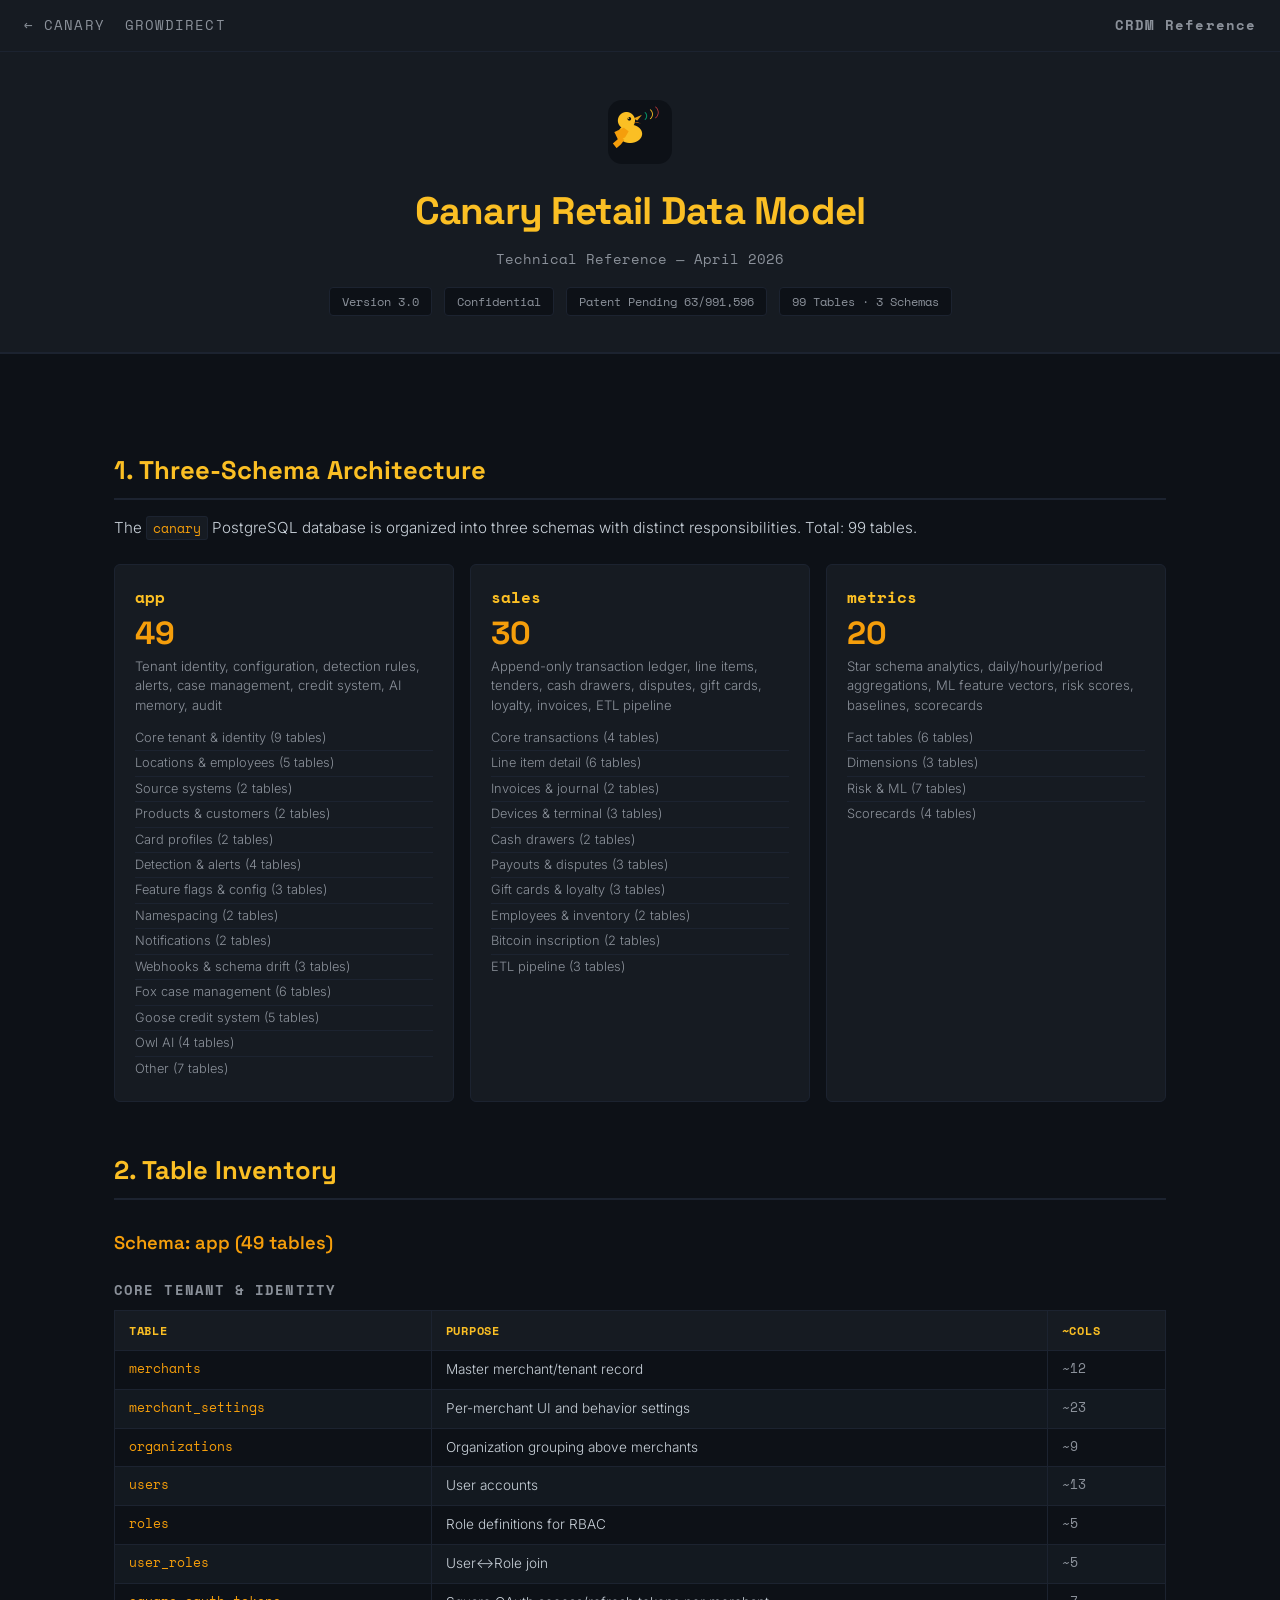
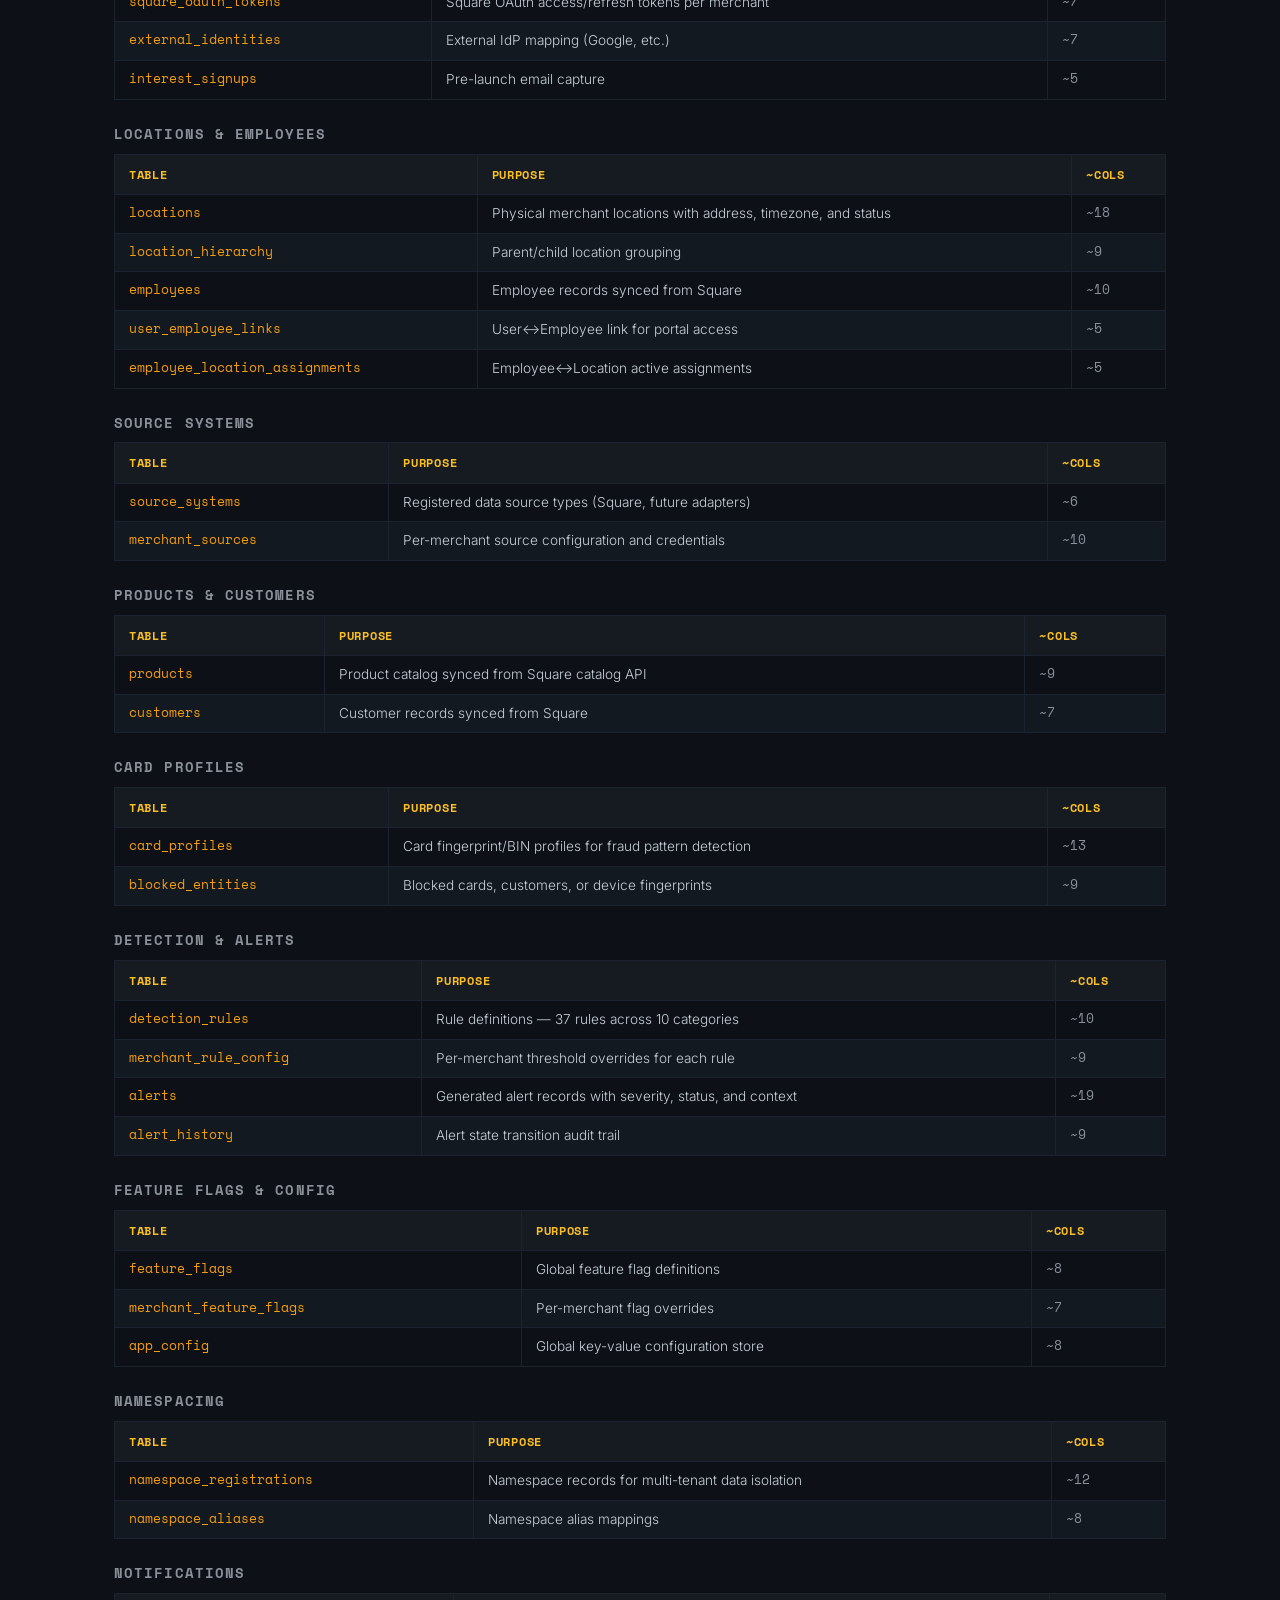
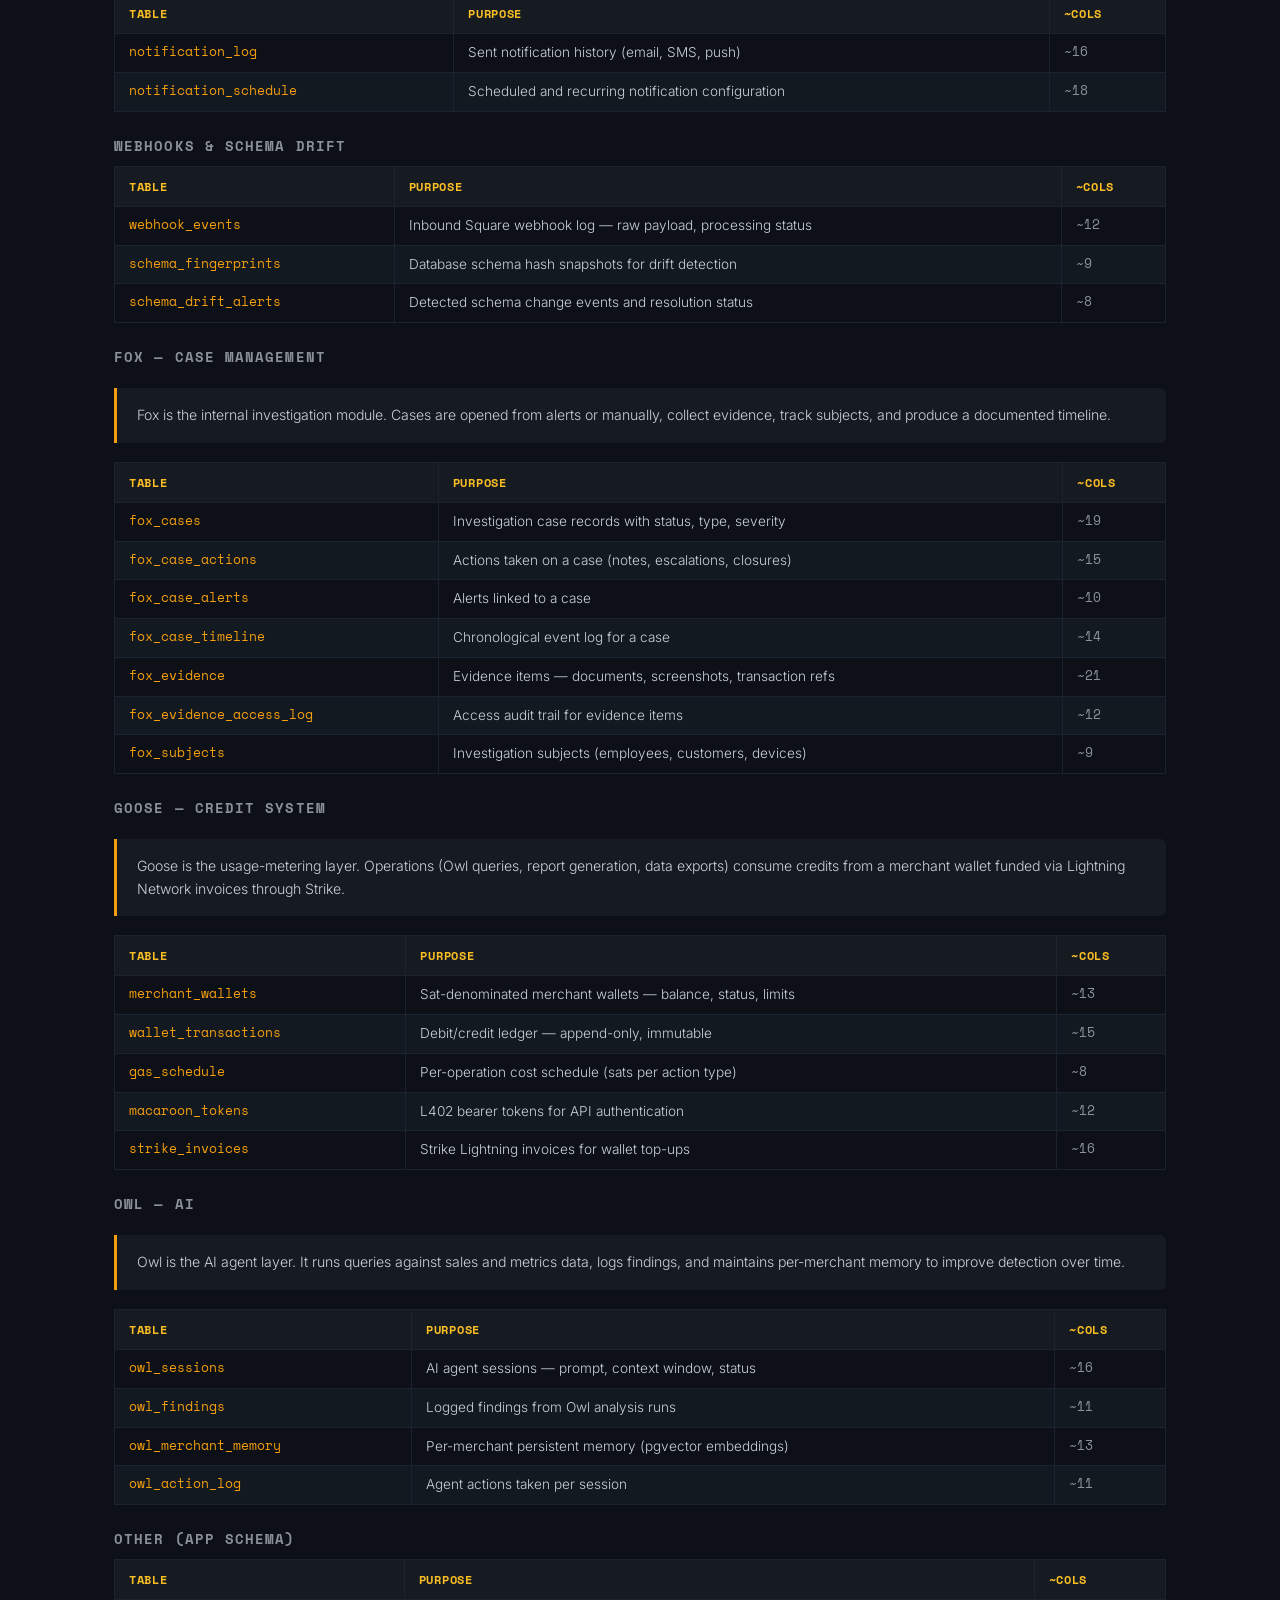
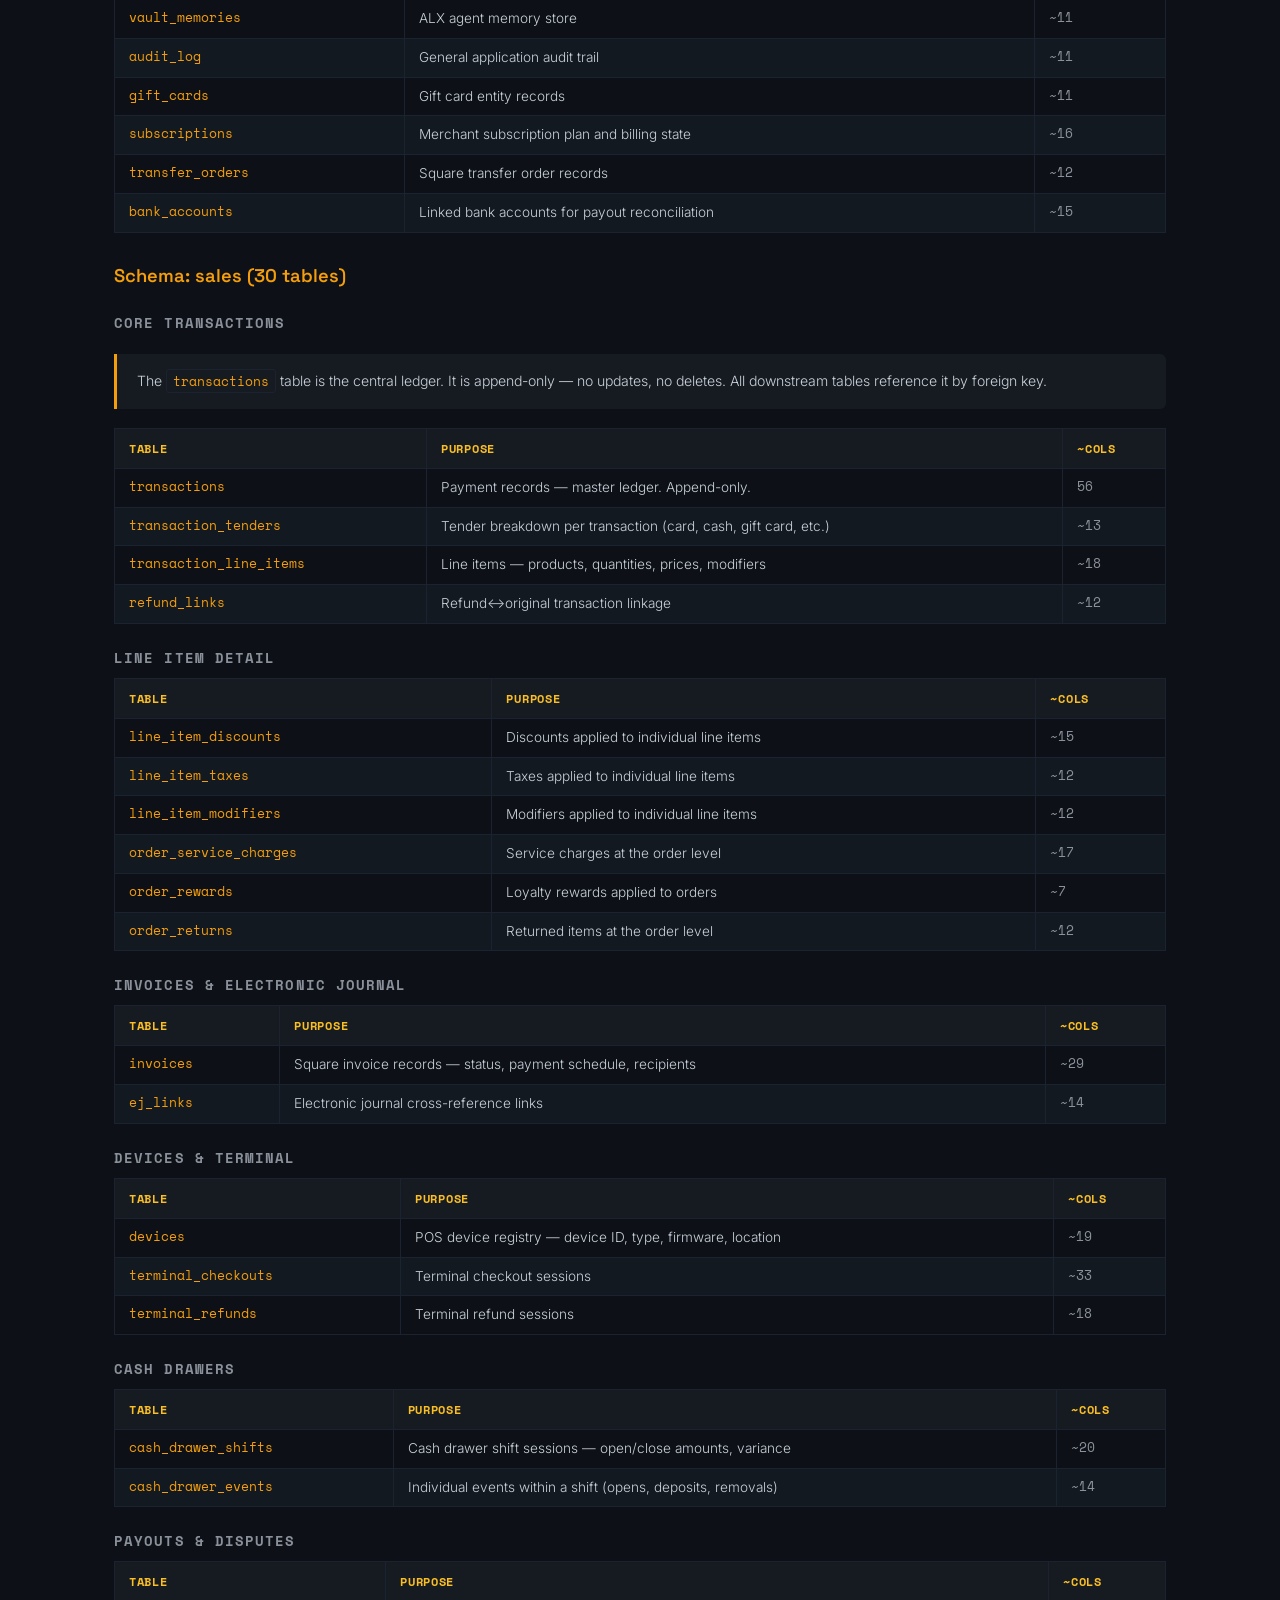
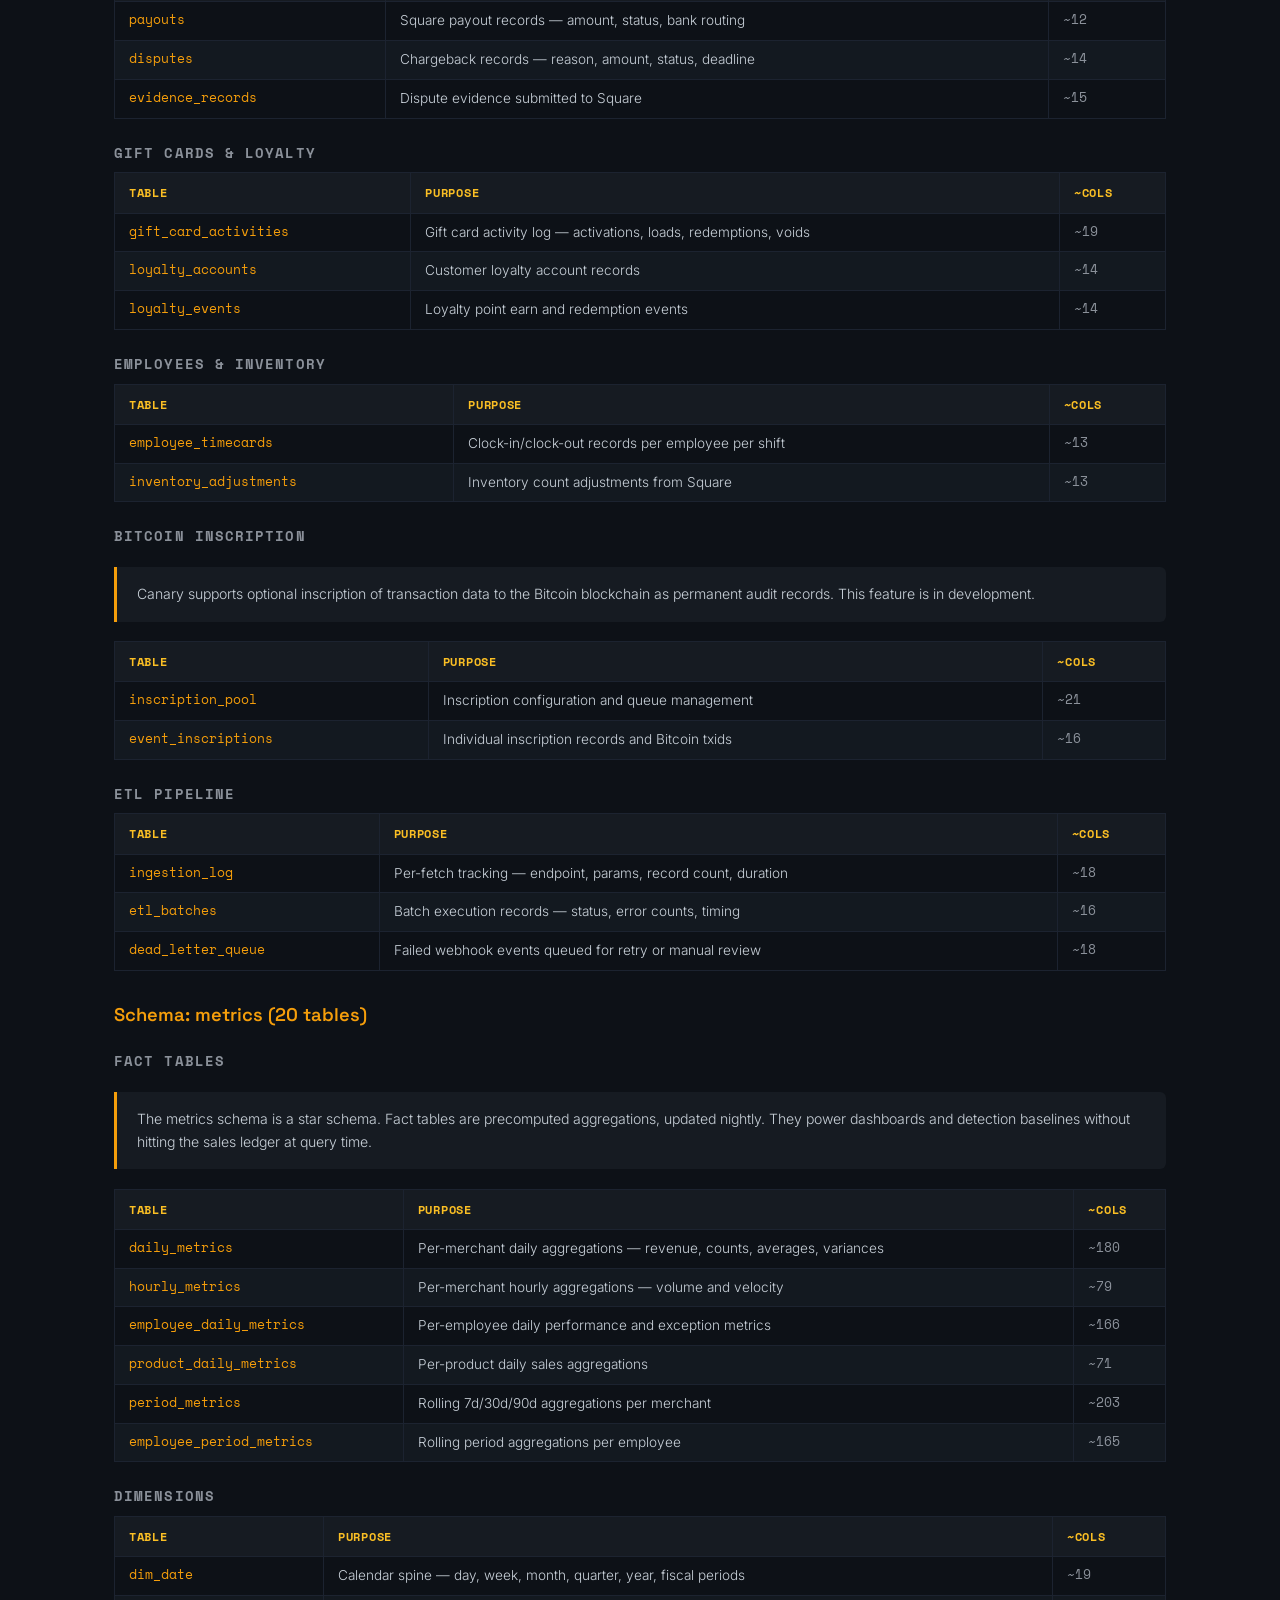
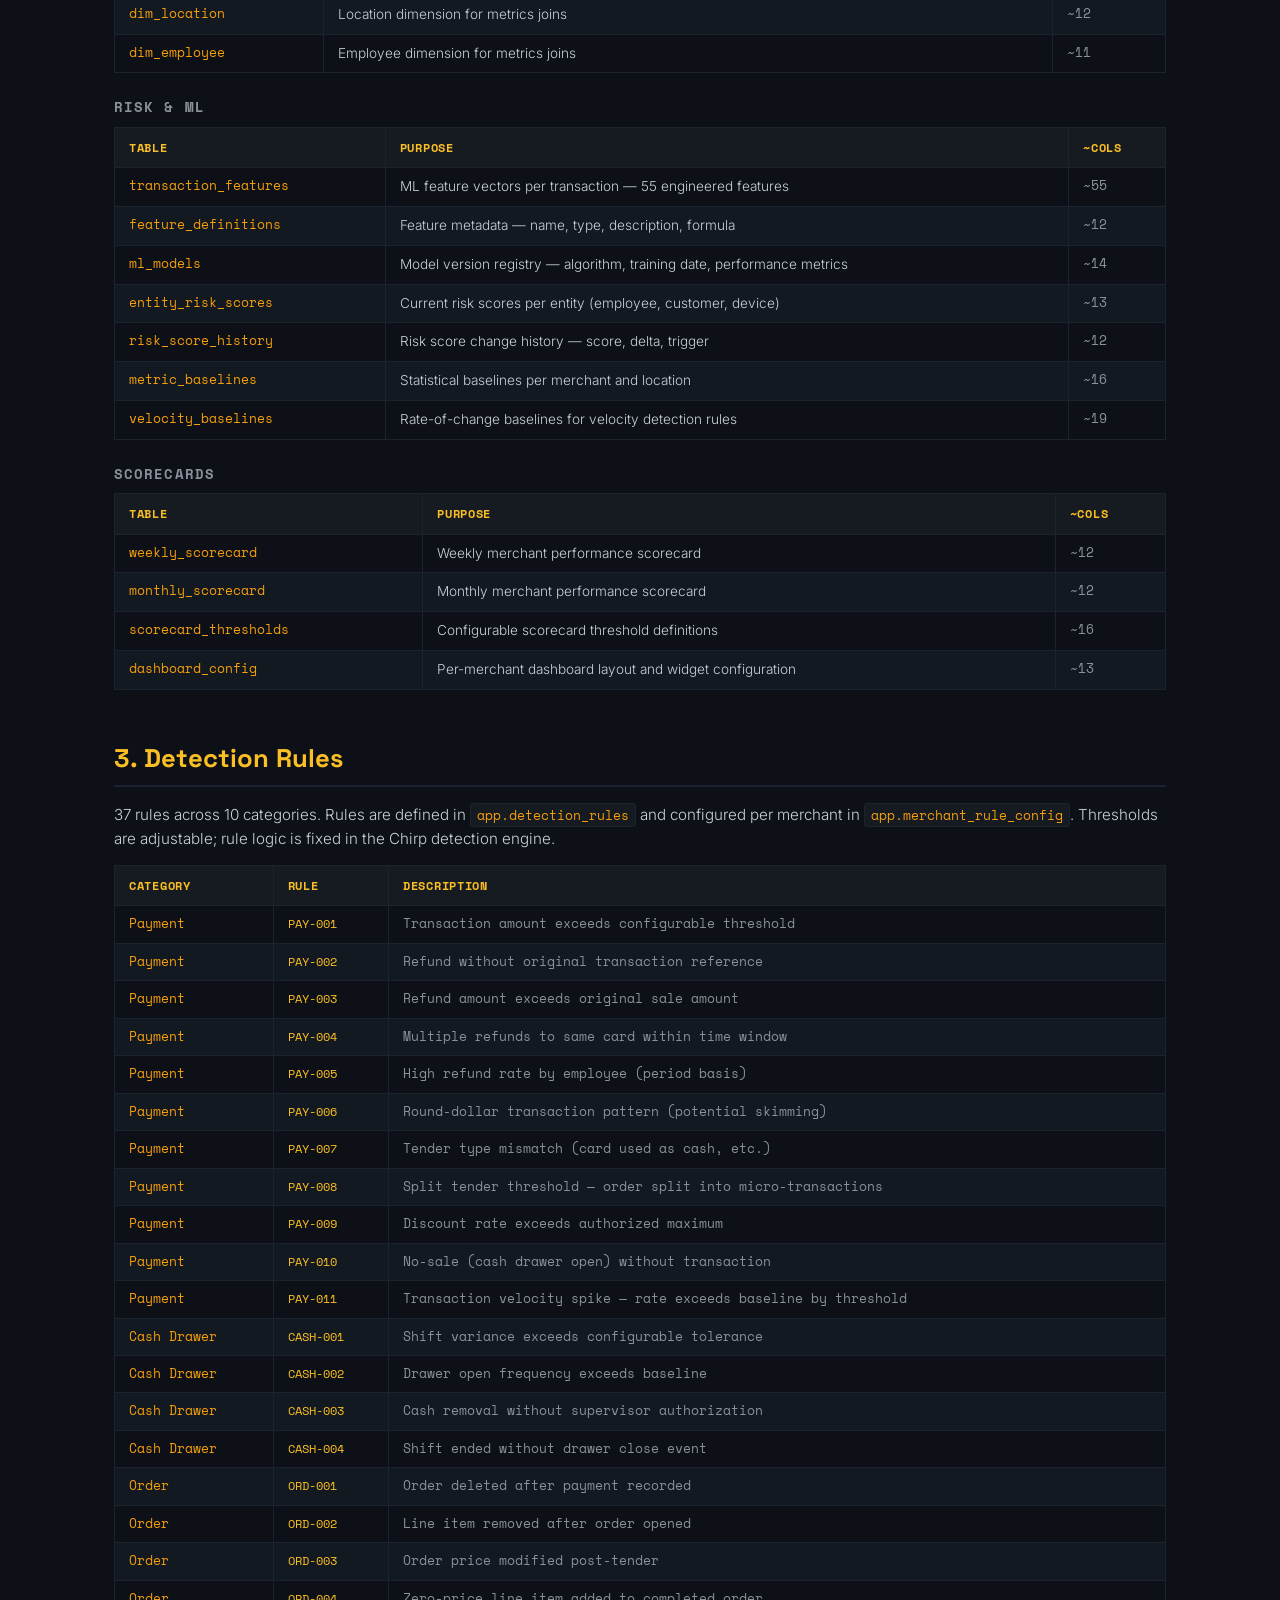
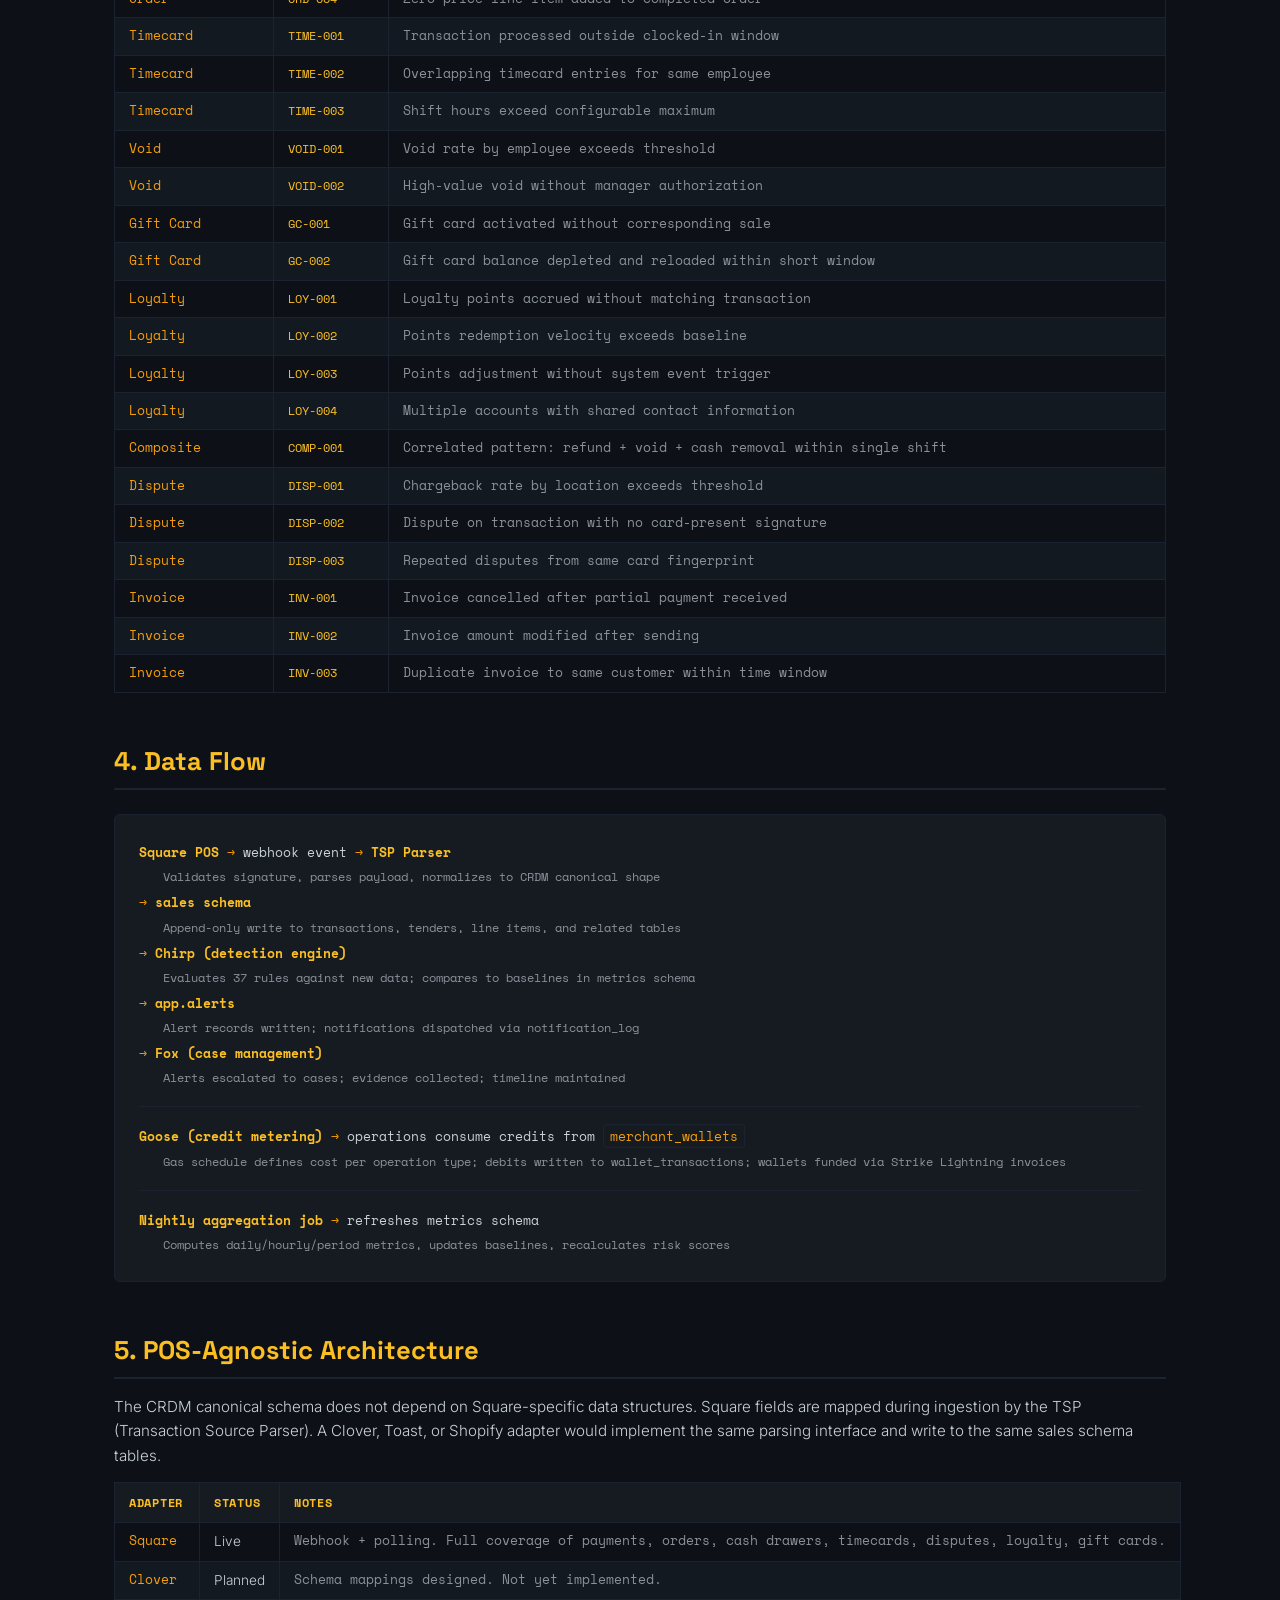
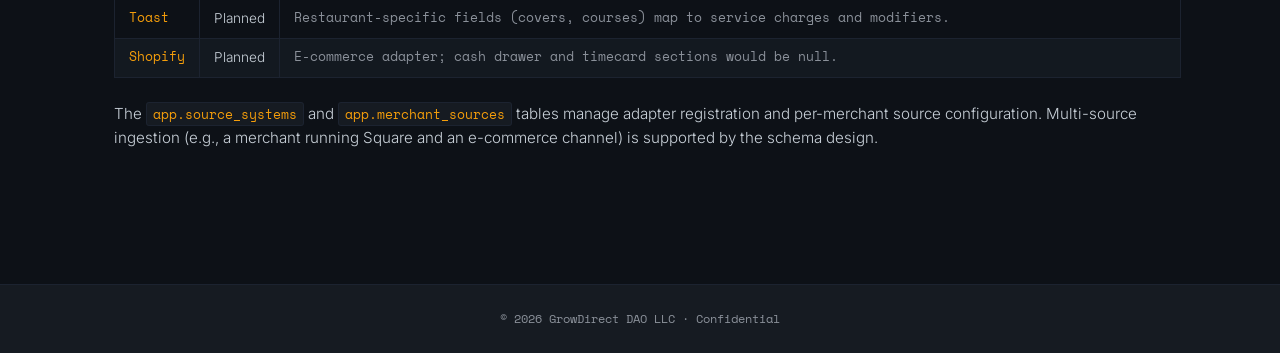
<file: docs/canary-crdm-mapping.html>
<!DOCTYPE html>
<html lang="en">
<head>
  <meta charset="UTF-8">
  <meta name="viewport" content="width=device-width, initial-scale=1.0">
  <title>Canary Retail Data Model — Technical Reference</title>
  <link rel="icon" type="image/svg+xml" href="/favicon.svg">
  <link href="https://fonts.googleapis.com/css2?family=Space+Grotesk:wght@400;500;600;700&family=Inter:wght@300;400;500;600&family=Space+Mono:wght@400;700&display=swap" rel="stylesheet">
  <!-- GA4 -->
  <script async src="https://www.googletagmanager.com/gtag/js?id=G-ELPTR2ZLP3"></script>
  <script>
    window.dataLayer = window.dataLayer || [];
    function gtag(){dataLayer.push(arguments);}
    gtag('js', new Date());
    gtag('config', 'G-ELPTR2ZLP3');
  </script>
  <link rel="stylesheet" href="../css/shared.css">
  <style>
    * { margin: 0; padding: 0; box-sizing: border-box; }

    body {
      font-family: 'Inter', sans-serif;
      background: #0D1117;
      color: #C9D1D9;
      line-height: 1.6;
      min-height: 100vh;
    }

    .doc-nav {
      background: #161B22;
      border-bottom: 1px solid #1C2330;
      padding: 10px 24px;
      display: flex;
      align-items: center;
      gap: 20px;
      font-size: 0.85rem;
      font-family: 'Space Mono', monospace;
    }
    .doc-nav a { color: #8B919A; text-decoration: none; }
    .doc-nav a:hover { color: #FBBF24; }
    .doc-nav-title { margin-left: auto; color: #FBBF24; font-weight: 700; }

    .container {
      max-width: 1100px;
      margin: 0 auto;
      padding: 0 24px;
    }

    header {
      background: #161B22;
      border-bottom: 2px solid #1C2330;
      padding: 48px 0 36px;
      text-align: center;
    }

    header h1 {
      font-family: 'Space Grotesk', sans-serif;
      font-size: 2.4rem;
      font-weight: 700;
      color: #FBBF24;
      letter-spacing: -0.02em;
      margin-top: 16px;
      margin-bottom: 8px;
    }

    header .subtitle {
      color: #8B919A;
      font-family: 'Space Mono', monospace;
      font-size: 0.85rem;
      margin-bottom: 16px;
    }

    .badges {
      display: flex;
      justify-content: center;
      gap: 12px;
      flex-wrap: wrap;
      margin-top: 8px;
    }

    .badge {
      background: #0D1117;
      border: 1px solid #1C2330;
      color: #8B919A;
      font-family: 'Space Mono', monospace;
      font-size: 0.75rem;
      padding: 4px 12px;
      border-radius: 4px;
    }

    main {
      padding: 48px 0 80px;
    }

    h2 {
      font-family: 'Space Grotesk', sans-serif;
      font-size: 1.6rem;
      font-weight: 700;
      color: #FBBF24;
      margin-top: 3rem;
      margin-bottom: 1rem;
      padding-bottom: 0.4rem;
      border-bottom: 2px solid #1C2330;
    }

    h3 {
      font-family: 'Space Grotesk', sans-serif;
      font-size: 1.15rem;
      font-weight: 600;
      color: #F59E0B;
      margin-top: 1.8rem;
      margin-bottom: 0.6rem;
    }

    h4 {
      font-family: 'Space Mono', monospace;
      font-size: 0.85rem;
      font-weight: 700;
      color: #8B919A;
      text-transform: uppercase;
      letter-spacing: 0.08em;
      margin-top: 1.4rem;
      margin-bottom: 0.5rem;
    }

    p {
      color: #C9D1D9;
      font-size: 0.95rem;
      margin-bottom: 0.9em;
    }

    /* Schema overview cards */
    .schema-grid {
      display: grid;
      grid-template-columns: repeat(3, 1fr);
      gap: 16px;
      margin: 1.5rem 0;
    }

    .schema-card {
      background: #161B22;
      border: 1px solid #1C2330;
      border-radius: 6px;
      padding: 20px;
    }

    .schema-card .schema-name {
      font-family: 'Space Mono', monospace;
      font-size: 1rem;
      font-weight: 700;
      color: #FBBF24;
      margin-bottom: 6px;
    }

    .schema-card .schema-count {
      font-size: 2rem;
      font-weight: 700;
      color: #F59E0B;
      font-family: 'Space Grotesk', sans-serif;
      line-height: 1;
      margin-bottom: 8px;
    }

    .schema-card .schema-desc {
      font-size: 0.82rem;
      color: #8B919A;
      line-height: 1.5;
    }

    .schema-card ul {
      list-style: none;
      padding: 0;
      margin-top: 10px;
    }

    .schema-card ul li {
      font-size: 0.8rem;
      color: #8B919A;
      padding: 2px 0;
      border-top: 1px solid #1C2330;
    }

    .schema-card ul li:first-child { border-top: none; }

    /* Tables */
    .table-section {
      margin-bottom: 2rem;
    }

    table {
      width: 100%;
      border-collapse: collapse;
      font-size: 0.85rem;
      margin-bottom: 1.5rem;
    }

    thead th {
      background: #161B22;
      color: #FBBF24;
      font-family: 'Space Mono', monospace;
      font-size: 0.75rem;
      font-weight: 700;
      text-transform: uppercase;
      letter-spacing: 0.06em;
      padding: 10px 14px;
      text-align: left;
      border: 1px solid #1C2330;
    }

    tbody tr:nth-child(odd)  { background: #0D1117; }
    tbody tr:nth-child(even) { background: #131920; }

    tbody td {
      padding: 8px 14px;
      border: 1px solid #1C2330;
      color: #C9D1D9;
      vertical-align: top;
    }

    tbody td:first-child {
      font-family: 'Space Mono', monospace;
      font-size: 0.8rem;
      color: #F59E0B;
      white-space: nowrap;
    }

    tbody td:last-child {
      font-family: 'Space Mono', monospace;
      font-size: 0.8rem;
      color: #8B919A;
      white-space: nowrap;
    }

    /* Detection rules table */
    .rule-category {
      font-family: 'Space Mono', monospace;
      font-size: 0.78rem;
      color: #8B919A;
      white-space: nowrap;
    }

    .rule-id {
      font-family: 'Space Mono', monospace;
      font-size: 0.78rem;
      color: #FBBF24;
    }

    /* Flow diagram */
    .flow-diagram {
      background: #161B22;
      border: 1px solid #1C2330;
      border-radius: 6px;
      padding: 24px;
      margin: 1.5rem 0;
      font-family: 'Space Mono', monospace;
      font-size: 0.82rem;
      color: #C9D1D9;
      line-height: 2;
    }

    .flow-arrow { color: #F59E0B; }
    .flow-label { color: #8B919A; font-size: 0.75rem; }

    /* Inline code */
    code {
      font-family: 'Space Mono', monospace;
      background: #161B22;
      border: 1px solid #1C2330;
      color: #F59E0B;
      padding: 1px 6px;
      border-radius: 3px;
      font-size: 0.82rem;
    }

    /* Callout box */
    .callout {
      background: #161B22;
      border-left: 3px solid #F59E0B;
      border-radius: 0 6px 6px 0;
      padding: 16px 20px;
      margin: 1.2rem 0;
      font-size: 0.88rem;
      color: #C9D1D9;
    }

    footer {
      background: #161B22;
      border-top: 1px solid #1C2330;
      text-align: center;
      padding: 24px;
      font-family: 'Space Mono', monospace;
      font-size: 0.78rem;
      color: #8B919A;
      margin-top: 40px;
    }

    @media (max-width: 768px) {
      .schema-grid { grid-template-columns: 1fr; }
      header h1 { font-size: 1.8rem; }
      table { font-size: 0.78rem; }
    }
  </style>
</head>
<body>

<div class="doc-nav">
  <a href="../canary/">← Canary</a>
  <a href="../">GrowDirect</a>
  <span class="doc-nav-title">CRDM Reference</span>
</div>

<header>
  <div class="container">
    <img src="/img/canary-icon-512.png" alt="Canary" style="width:64px;height:64px;display:block;margin:0 auto;border-radius:14px;">
    <h1>Canary Retail Data Model</h1>
    <div class="subtitle">Technical Reference — April 2026</div>
    <div class="badges">
      <span class="badge">Version 3.0</span>
      <span class="badge">Confidential</span>
      <span class="badge">Patent Pending 63/991,596</span>
      <span class="badge">99 Tables · 3 Schemas</span>
    </div>
  </div>
</header>

<main>
  <div class="container">

    <!-- Three-Schema Architecture -->
    <h2>1. Three-Schema Architecture</h2>

    <p>The <code>canary</code> PostgreSQL database is organized into three schemas with distinct responsibilities. Total: 99 tables.</p>

    <div class="schema-grid">
      <div class="schema-card">
        <div class="schema-name">app</div>
        <div class="schema-count">49</div>
        <div class="schema-desc">Tenant identity, configuration, detection rules, alerts, case management, credit system, AI memory, audit</div>
        <ul>
          <li>Core tenant &amp; identity (9 tables)</li>
          <li>Locations &amp; employees (5 tables)</li>
          <li>Source systems (2 tables)</li>
          <li>Products &amp; customers (2 tables)</li>
          <li>Card profiles (2 tables)</li>
          <li>Detection &amp; alerts (4 tables)</li>
          <li>Feature flags &amp; config (3 tables)</li>
          <li>Namespacing (2 tables)</li>
          <li>Notifications (2 tables)</li>
          <li>Webhooks &amp; schema drift (3 tables)</li>
          <li>Fox case management (6 tables)</li>
          <li>Goose credit system (5 tables)</li>
          <li>Owl AI (4 tables)</li>
          <li>Other (7 tables)</li>
        </ul>
      </div>
      <div class="schema-card">
        <div class="schema-name">sales</div>
        <div class="schema-count">30</div>
        <div class="schema-desc">Append-only transaction ledger, line items, tenders, cash drawers, disputes, gift cards, loyalty, invoices, ETL pipeline</div>
        <ul>
          <li>Core transactions (4 tables)</li>
          <li>Line item detail (6 tables)</li>
          <li>Invoices &amp; journal (2 tables)</li>
          <li>Devices &amp; terminal (3 tables)</li>
          <li>Cash drawers (2 tables)</li>
          <li>Payouts &amp; disputes (3 tables)</li>
          <li>Gift cards &amp; loyalty (3 tables)</li>
          <li>Employees &amp; inventory (2 tables)</li>
          <li>Bitcoin inscription (2 tables)</li>
          <li>ETL pipeline (3 tables)</li>
        </ul>
      </div>
      <div class="schema-card">
        <div class="schema-name">metrics</div>
        <div class="schema-count">20</div>
        <div class="schema-desc">Star schema analytics, daily/hourly/period aggregations, ML feature vectors, risk scores, baselines, scorecards</div>
        <ul>
          <li>Fact tables (6 tables)</li>
          <li>Dimensions (3 tables)</li>
          <li>Risk &amp; ML (7 tables)</li>
          <li>Scorecards (4 tables)</li>
        </ul>
      </div>
    </div>

    <!-- 3. Table Inventory -->
    <h2>2. Table Inventory</h2>

    <!-- APP SCHEMA -->
    <h3>Schema: app (49 tables)</h3>

    <h4>Core Tenant &amp; Identity</h4>
    <table>
      <thead>
        <tr><th>Table</th><th>Purpose</th><th>~Cols</th></tr>
      </thead>
      <tbody>
        <tr><td>merchants</td><td>Master merchant/tenant record</td><td>~12</td></tr>
        <tr><td>merchant_settings</td><td>Per-merchant UI and behavior settings</td><td>~23</td></tr>
        <tr><td>organizations</td><td>Organization grouping above merchants</td><td>~9</td></tr>
        <tr><td>users</td><td>User accounts</td><td>~13</td></tr>
        <tr><td>roles</td><td>Role definitions for RBAC</td><td>~5</td></tr>
        <tr><td>user_roles</td><td>User↔Role join</td><td>~5</td></tr>
        <tr><td>square_oauth_tokens</td><td>Square OAuth access/refresh tokens per merchant</td><td>~7</td></tr>
        <tr><td>external_identities</td><td>External IdP mapping (Google, etc.)</td><td>~7</td></tr>
        <tr><td>interest_signups</td><td>Pre-launch email capture</td><td>~5</td></tr>
      </tbody>
    </table>

    <h4>Locations &amp; Employees</h4>
    <table>
      <thead>
        <tr><th>Table</th><th>Purpose</th><th>~Cols</th></tr>
      </thead>
      <tbody>
        <tr><td>locations</td><td>Physical merchant locations with address, timezone, and status</td><td>~18</td></tr>
        <tr><td>location_hierarchy</td><td>Parent/child location grouping</td><td>~9</td></tr>
        <tr><td>employees</td><td>Employee records synced from Square</td><td>~10</td></tr>
        <tr><td>user_employee_links</td><td>User↔Employee link for portal access</td><td>~5</td></tr>
        <tr><td>employee_location_assignments</td><td>Employee↔Location active assignments</td><td>~5</td></tr>
      </tbody>
    </table>

    <h4>Source Systems</h4>
    <table>
      <thead>
        <tr><th>Table</th><th>Purpose</th><th>~Cols</th></tr>
      </thead>
      <tbody>
        <tr><td>source_systems</td><td>Registered data source types (Square, future adapters)</td><td>~6</td></tr>
        <tr><td>merchant_sources</td><td>Per-merchant source configuration and credentials</td><td>~10</td></tr>
      </tbody>
    </table>

    <h4>Products &amp; Customers</h4>
    <table>
      <thead>
        <tr><th>Table</th><th>Purpose</th><th>~Cols</th></tr>
      </thead>
      <tbody>
        <tr><td>products</td><td>Product catalog synced from Square catalog API</td><td>~9</td></tr>
        <tr><td>customers</td><td>Customer records synced from Square</td><td>~7</td></tr>
      </tbody>
    </table>

    <h4>Card Profiles</h4>
    <table>
      <thead>
        <tr><th>Table</th><th>Purpose</th><th>~Cols</th></tr>
      </thead>
      <tbody>
        <tr><td>card_profiles</td><td>Card fingerprint/BIN profiles for fraud pattern detection</td><td>~13</td></tr>
        <tr><td>blocked_entities</td><td>Blocked cards, customers, or device fingerprints</td><td>~9</td></tr>
      </tbody>
    </table>

    <h4>Detection &amp; Alerts</h4>
    <table>
      <thead>
        <tr><th>Table</th><th>Purpose</th><th>~Cols</th></tr>
      </thead>
      <tbody>
        <tr><td>detection_rules</td><td>Rule definitions — 37 rules across 10 categories</td><td>~10</td></tr>
        <tr><td>merchant_rule_config</td><td>Per-merchant threshold overrides for each rule</td><td>~9</td></tr>
        <tr><td>alerts</td><td>Generated alert records with severity, status, and context</td><td>~19</td></tr>
        <tr><td>alert_history</td><td>Alert state transition audit trail</td><td>~9</td></tr>
      </tbody>
    </table>

    <h4>Feature Flags &amp; Config</h4>
    <table>
      <thead>
        <tr><th>Table</th><th>Purpose</th><th>~Cols</th></tr>
      </thead>
      <tbody>
        <tr><td>feature_flags</td><td>Global feature flag definitions</td><td>~8</td></tr>
        <tr><td>merchant_feature_flags</td><td>Per-merchant flag overrides</td><td>~7</td></tr>
        <tr><td>app_config</td><td>Global key-value configuration store</td><td>~8</td></tr>
      </tbody>
    </table>

    <h4>Namespacing</h4>
    <table>
      <thead>
        <tr><th>Table</th><th>Purpose</th><th>~Cols</th></tr>
      </thead>
      <tbody>
        <tr><td>namespace_registrations</td><td>Namespace records for multi-tenant data isolation</td><td>~12</td></tr>
        <tr><td>namespace_aliases</td><td>Namespace alias mappings</td><td>~8</td></tr>
      </tbody>
    </table>

    <h4>Notifications</h4>
    <table>
      <thead>
        <tr><th>Table</th><th>Purpose</th><th>~Cols</th></tr>
      </thead>
      <tbody>
        <tr><td>notification_log</td><td>Sent notification history (email, SMS, push)</td><td>~16</td></tr>
        <tr><td>notification_schedule</td><td>Scheduled and recurring notification configuration</td><td>~18</td></tr>
      </tbody>
    </table>

    <h4>Webhooks &amp; Schema Drift</h4>
    <table>
      <thead>
        <tr><th>Table</th><th>Purpose</th><th>~Cols</th></tr>
      </thead>
      <tbody>
        <tr><td>webhook_events</td><td>Inbound Square webhook log — raw payload, processing status</td><td>~12</td></tr>
        <tr><td>schema_fingerprints</td><td>Database schema hash snapshots for drift detection</td><td>~9</td></tr>
        <tr><td>schema_drift_alerts</td><td>Detected schema change events and resolution status</td><td>~8</td></tr>
      </tbody>
    </table>

    <h4>Fox — Case Management</h4>
    <div class="callout">Fox is the internal investigation module. Cases are opened from alerts or manually, collect evidence, track subjects, and produce a documented timeline.</div>
    <table>
      <thead>
        <tr><th>Table</th><th>Purpose</th><th>~Cols</th></tr>
      </thead>
      <tbody>
        <tr><td>fox_cases</td><td>Investigation case records with status, type, severity</td><td>~19</td></tr>
        <tr><td>fox_case_actions</td><td>Actions taken on a case (notes, escalations, closures)</td><td>~15</td></tr>
        <tr><td>fox_case_alerts</td><td>Alerts linked to a case</td><td>~10</td></tr>
        <tr><td>fox_case_timeline</td><td>Chronological event log for a case</td><td>~14</td></tr>
        <tr><td>fox_evidence</td><td>Evidence items — documents, screenshots, transaction refs</td><td>~21</td></tr>
        <tr><td>fox_evidence_access_log</td><td>Access audit trail for evidence items</td><td>~12</td></tr>
        <tr><td>fox_subjects</td><td>Investigation subjects (employees, customers, devices)</td><td>~9</td></tr>
      </tbody>
    </table>

    <h4>Goose — Credit System</h4>
    <div class="callout">Goose is the usage-metering layer. Operations (Owl queries, report generation, data exports) consume credits from a merchant wallet funded via Lightning Network invoices through Strike.</div>
    <table>
      <thead>
        <tr><th>Table</th><th>Purpose</th><th>~Cols</th></tr>
      </thead>
      <tbody>
        <tr><td>merchant_wallets</td><td>Sat-denominated merchant wallets — balance, status, limits</td><td>~13</td></tr>
        <tr><td>wallet_transactions</td><td>Debit/credit ledger — append-only, immutable</td><td>~15</td></tr>
        <tr><td>gas_schedule</td><td>Per-operation cost schedule (sats per action type)</td><td>~8</td></tr>
        <tr><td>macaroon_tokens</td><td>L402 bearer tokens for API authentication</td><td>~12</td></tr>
        <tr><td>strike_invoices</td><td>Strike Lightning invoices for wallet top-ups</td><td>~16</td></tr>
      </tbody>
    </table>

    <h4>Owl — AI</h4>
    <div class="callout">Owl is the AI agent layer. It runs queries against sales and metrics data, logs findings, and maintains per-merchant memory to improve detection over time.</div>
    <table>
      <thead>
        <tr><th>Table</th><th>Purpose</th><th>~Cols</th></tr>
      </thead>
      <tbody>
        <tr><td>owl_sessions</td><td>AI agent sessions — prompt, context window, status</td><td>~16</td></tr>
        <tr><td>owl_findings</td><td>Logged findings from Owl analysis runs</td><td>~11</td></tr>
        <tr><td>owl_merchant_memory</td><td>Per-merchant persistent memory (pgvector embeddings)</td><td>~13</td></tr>
        <tr><td>owl_action_log</td><td>Agent actions taken per session</td><td>~11</td></tr>
      </tbody>
    </table>

    <h4>Other (app schema)</h4>
    <table>
      <thead>
        <tr><th>Table</th><th>Purpose</th><th>~Cols</th></tr>
      </thead>
      <tbody>
        <tr><td>vault_memories</td><td>ALX agent memory store</td><td>~11</td></tr>
        <tr><td>audit_log</td><td>General application audit trail</td><td>~11</td></tr>
        <tr><td>gift_cards</td><td>Gift card entity records</td><td>~11</td></tr>
        <tr><td>subscriptions</td><td>Merchant subscription plan and billing state</td><td>~16</td></tr>
        <tr><td>transfer_orders</td><td>Square transfer order records</td><td>~12</td></tr>
        <tr><td>bank_accounts</td><td>Linked bank accounts for payout reconciliation</td><td>~15</td></tr>
      </tbody>
    </table>

    <!-- SALES SCHEMA -->
    <h3>Schema: sales (30 tables)</h3>

    <h4>Core Transactions</h4>
    <div class="callout">The <code>transactions</code> table is the central ledger. It is append-only — no updates, no deletes. All downstream tables reference it by foreign key.</div>
    <table>
      <thead>
        <tr><th>Table</th><th>Purpose</th><th>~Cols</th></tr>
      </thead>
      <tbody>
        <tr><td>transactions</td><td>Payment records — master ledger. Append-only.</td><td>56</td></tr>
        <tr><td>transaction_tenders</td><td>Tender breakdown per transaction (card, cash, gift card, etc.)</td><td>~13</td></tr>
        <tr><td>transaction_line_items</td><td>Line items — products, quantities, prices, modifiers</td><td>~18</td></tr>
        <tr><td>refund_links</td><td>Refund↔original transaction linkage</td><td>~12</td></tr>
      </tbody>
    </table>

    <h4>Line Item Detail</h4>
    <table>
      <thead>
        <tr><th>Table</th><th>Purpose</th><th>~Cols</th></tr>
      </thead>
      <tbody>
        <tr><td>line_item_discounts</td><td>Discounts applied to individual line items</td><td>~15</td></tr>
        <tr><td>line_item_taxes</td><td>Taxes applied to individual line items</td><td>~12</td></tr>
        <tr><td>line_item_modifiers</td><td>Modifiers applied to individual line items</td><td>~12</td></tr>
        <tr><td>order_service_charges</td><td>Service charges at the order level</td><td>~17</td></tr>
        <tr><td>order_rewards</td><td>Loyalty rewards applied to orders</td><td>~7</td></tr>
        <tr><td>order_returns</td><td>Returned items at the order level</td><td>~12</td></tr>
      </tbody>
    </table>

    <h4>Invoices &amp; Electronic Journal</h4>
    <table>
      <thead>
        <tr><th>Table</th><th>Purpose</th><th>~Cols</th></tr>
      </thead>
      <tbody>
        <tr><td>invoices</td><td>Square invoice records — status, payment schedule, recipients</td><td>~29</td></tr>
        <tr><td>ej_links</td><td>Electronic journal cross-reference links</td><td>~14</td></tr>
      </tbody>
    </table>

    <h4>Devices &amp; Terminal</h4>
    <table>
      <thead>
        <tr><th>Table</th><th>Purpose</th><th>~Cols</th></tr>
      </thead>
      <tbody>
        <tr><td>devices</td><td>POS device registry — device ID, type, firmware, location</td><td>~19</td></tr>
        <tr><td>terminal_checkouts</td><td>Terminal checkout sessions</td><td>~33</td></tr>
        <tr><td>terminal_refunds</td><td>Terminal refund sessions</td><td>~18</td></tr>
      </tbody>
    </table>

    <h4>Cash Drawers</h4>
    <table>
      <thead>
        <tr><th>Table</th><th>Purpose</th><th>~Cols</th></tr>
      </thead>
      <tbody>
        <tr><td>cash_drawer_shifts</td><td>Cash drawer shift sessions — open/close amounts, variance</td><td>~20</td></tr>
        <tr><td>cash_drawer_events</td><td>Individual events within a shift (opens, deposits, removals)</td><td>~14</td></tr>
      </tbody>
    </table>

    <h4>Payouts &amp; Disputes</h4>
    <table>
      <thead>
        <tr><th>Table</th><th>Purpose</th><th>~Cols</th></tr>
      </thead>
      <tbody>
        <tr><td>payouts</td><td>Square payout records — amount, status, bank routing</td><td>~12</td></tr>
        <tr><td>disputes</td><td>Chargeback records — reason, amount, status, deadline</td><td>~14</td></tr>
        <tr><td>evidence_records</td><td>Dispute evidence submitted to Square</td><td>~15</td></tr>
      </tbody>
    </table>

    <h4>Gift Cards &amp; Loyalty</h4>
    <table>
      <thead>
        <tr><th>Table</th><th>Purpose</th><th>~Cols</th></tr>
      </thead>
      <tbody>
        <tr><td>gift_card_activities</td><td>Gift card activity log — activations, loads, redemptions, voids</td><td>~19</td></tr>
        <tr><td>loyalty_accounts</td><td>Customer loyalty account records</td><td>~14</td></tr>
        <tr><td>loyalty_events</td><td>Loyalty point earn and redemption events</td><td>~14</td></tr>
      </tbody>
    </table>

    <h4>Employees &amp; Inventory</h4>
    <table>
      <thead>
        <tr><th>Table</th><th>Purpose</th><th>~Cols</th></tr>
      </thead>
      <tbody>
        <tr><td>employee_timecards</td><td>Clock-in/clock-out records per employee per shift</td><td>~13</td></tr>
        <tr><td>inventory_adjustments</td><td>Inventory count adjustments from Square</td><td>~13</td></tr>
      </tbody>
    </table>

    <h4>Bitcoin Inscription</h4>
    <div class="callout">Canary supports optional inscription of transaction data to the Bitcoin blockchain as permanent audit records. This feature is in development.</div>
    <table>
      <thead>
        <tr><th>Table</th><th>Purpose</th><th>~Cols</th></tr>
      </thead>
      <tbody>
        <tr><td>inscription_pool</td><td>Inscription configuration and queue management</td><td>~21</td></tr>
        <tr><td>event_inscriptions</td><td>Individual inscription records and Bitcoin txids</td><td>~16</td></tr>
      </tbody>
    </table>

    <h4>ETL Pipeline</h4>
    <table>
      <thead>
        <tr><th>Table</th><th>Purpose</th><th>~Cols</th></tr>
      </thead>
      <tbody>
        <tr><td>ingestion_log</td><td>Per-fetch tracking — endpoint, params, record count, duration</td><td>~18</td></tr>
        <tr><td>etl_batches</td><td>Batch execution records — status, error counts, timing</td><td>~16</td></tr>
        <tr><td>dead_letter_queue</td><td>Failed webhook events queued for retry or manual review</td><td>~18</td></tr>
      </tbody>
    </table>

    <!-- METRICS SCHEMA -->
    <h3>Schema: metrics (20 tables)</h3>

    <h4>Fact Tables</h4>
    <div class="callout">The metrics schema is a star schema. Fact tables are precomputed aggregations, updated nightly. They power dashboards and detection baselines without hitting the sales ledger at query time.</div>
    <table>
      <thead>
        <tr><th>Table</th><th>Purpose</th><th>~Cols</th></tr>
      </thead>
      <tbody>
        <tr><td>daily_metrics</td><td>Per-merchant daily aggregations — revenue, counts, averages, variances</td><td>~180</td></tr>
        <tr><td>hourly_metrics</td><td>Per-merchant hourly aggregations — volume and velocity</td><td>~79</td></tr>
        <tr><td>employee_daily_metrics</td><td>Per-employee daily performance and exception metrics</td><td>~166</td></tr>
        <tr><td>product_daily_metrics</td><td>Per-product daily sales aggregations</td><td>~71</td></tr>
        <tr><td>period_metrics</td><td>Rolling 7d/30d/90d aggregations per merchant</td><td>~203</td></tr>
        <tr><td>employee_period_metrics</td><td>Rolling period aggregations per employee</td><td>~165</td></tr>
      </tbody>
    </table>

    <h4>Dimensions</h4>
    <table>
      <thead>
        <tr><th>Table</th><th>Purpose</th><th>~Cols</th></tr>
      </thead>
      <tbody>
        <tr><td>dim_date</td><td>Calendar spine — day, week, month, quarter, year, fiscal periods</td><td>~19</td></tr>
        <tr><td>dim_location</td><td>Location dimension for metrics joins</td><td>~12</td></tr>
        <tr><td>dim_employee</td><td>Employee dimension for metrics joins</td><td>~11</td></tr>
      </tbody>
    </table>

    <h4>Risk &amp; ML</h4>
    <table>
      <thead>
        <tr><th>Table</th><th>Purpose</th><th>~Cols</th></tr>
      </thead>
      <tbody>
        <tr><td>transaction_features</td><td>ML feature vectors per transaction — 55 engineered features</td><td>~55</td></tr>
        <tr><td>feature_definitions</td><td>Feature metadata — name, type, description, formula</td><td>~12</td></tr>
        <tr><td>ml_models</td><td>Model version registry — algorithm, training date, performance metrics</td><td>~14</td></tr>
        <tr><td>entity_risk_scores</td><td>Current risk scores per entity (employee, customer, device)</td><td>~13</td></tr>
        <tr><td>risk_score_history</td><td>Risk score change history — score, delta, trigger</td><td>~12</td></tr>
        <tr><td>metric_baselines</td><td>Statistical baselines per merchant and location</td><td>~16</td></tr>
        <tr><td>velocity_baselines</td><td>Rate-of-change baselines for velocity detection rules</td><td>~19</td></tr>
      </tbody>
    </table>

    <h4>Scorecards</h4>
    <table>
      <thead>
        <tr><th>Table</th><th>Purpose</th><th>~Cols</th></tr>
      </thead>
      <tbody>
        <tr><td>weekly_scorecard</td><td>Weekly merchant performance scorecard</td><td>~12</td></tr>
        <tr><td>monthly_scorecard</td><td>Monthly merchant performance scorecard</td><td>~12</td></tr>
        <tr><td>scorecard_thresholds</td><td>Configurable scorecard threshold definitions</td><td>~16</td></tr>
        <tr><td>dashboard_config</td><td>Per-merchant dashboard layout and widget configuration</td><td>~13</td></tr>
      </tbody>
    </table>

    <!-- 4. Detection Rules -->
    <h2>3. Detection Rules</h2>

    <p>37 rules across 10 categories. Rules are defined in <code>app.detection_rules</code> and configured per merchant in <code>app.merchant_rule_config</code>. Thresholds are adjustable; rule logic is fixed in the Chirp detection engine.</p>

    <table>
      <thead>
        <tr>
          <th>Category</th>
          <th>Rule</th>
          <th>Description</th>
        </tr>
      </thead>
      <tbody>
        <!-- Payment (11) -->
        <tr><td class="rule-category">Payment</td><td class="rule-id">PAY-001</td><td>Transaction amount exceeds configurable threshold</td></tr>
        <tr><td class="rule-category">Payment</td><td class="rule-id">PAY-002</td><td>Refund without original transaction reference</td></tr>
        <tr><td class="rule-category">Payment</td><td class="rule-id">PAY-003</td><td>Refund amount exceeds original sale amount</td></tr>
        <tr><td class="rule-category">Payment</td><td class="rule-id">PAY-004</td><td>Multiple refunds to same card within time window</td></tr>
        <tr><td class="rule-category">Payment</td><td class="rule-id">PAY-005</td><td>High refund rate by employee (period basis)</td></tr>
        <tr><td class="rule-category">Payment</td><td class="rule-id">PAY-006</td><td>Round-dollar transaction pattern (potential skimming)</td></tr>
        <tr><td class="rule-category">Payment</td><td class="rule-id">PAY-007</td><td>Tender type mismatch (card used as cash, etc.)</td></tr>
        <tr><td class="rule-category">Payment</td><td class="rule-id">PAY-008</td><td>Split tender threshold — order split into micro-transactions</td></tr>
        <tr><td class="rule-category">Payment</td><td class="rule-id">PAY-009</td><td>Discount rate exceeds authorized maximum</td></tr>
        <tr><td class="rule-category">Payment</td><td class="rule-id">PAY-010</td><td>No-sale (cash drawer open) without transaction</td></tr>
        <tr><td class="rule-category">Payment</td><td class="rule-id">PAY-011</td><td>Transaction velocity spike — rate exceeds baseline by threshold</td></tr>
        <!-- Cash Drawer (4) -->
        <tr><td class="rule-category">Cash Drawer</td><td class="rule-id">CASH-001</td><td>Shift variance exceeds configurable tolerance</td></tr>
        <tr><td class="rule-category">Cash Drawer</td><td class="rule-id">CASH-002</td><td>Drawer open frequency exceeds baseline</td></tr>
        <tr><td class="rule-category">Cash Drawer</td><td class="rule-id">CASH-003</td><td>Cash removal without supervisor authorization</td></tr>
        <tr><td class="rule-category">Cash Drawer</td><td class="rule-id">CASH-004</td><td>Shift ended without drawer close event</td></tr>
        <!-- Order (4) -->
        <tr><td class="rule-category">Order</td><td class="rule-id">ORD-001</td><td>Order deleted after payment recorded</td></tr>
        <tr><td class="rule-category">Order</td><td class="rule-id">ORD-002</td><td>Line item removed after order opened</td></tr>
        <tr><td class="rule-category">Order</td><td class="rule-id">ORD-003</td><td>Order price modified post-tender</td></tr>
        <tr><td class="rule-category">Order</td><td class="rule-id">ORD-004</td><td>Zero-price line item added to completed order</td></tr>
        <!-- Timecard (3) -->
        <tr><td class="rule-category">Timecard</td><td class="rule-id">TIME-001</td><td>Transaction processed outside clocked-in window</td></tr>
        <tr><td class="rule-category">Timecard</td><td class="rule-id">TIME-002</td><td>Overlapping timecard entries for same employee</td></tr>
        <tr><td class="rule-category">Timecard</td><td class="rule-id">TIME-003</td><td>Shift hours exceed configurable maximum</td></tr>
        <!-- Void (2) -->
        <tr><td class="rule-category">Void</td><td class="rule-id">VOID-001</td><td>Void rate by employee exceeds threshold</td></tr>
        <tr><td class="rule-category">Void</td><td class="rule-id">VOID-002</td><td>High-value void without manager authorization</td></tr>
        <!-- Gift Card (2) -->
        <tr><td class="rule-category">Gift Card</td><td class="rule-id">GC-001</td><td>Gift card activated without corresponding sale</td></tr>
        <tr><td class="rule-category">Gift Card</td><td class="rule-id">GC-002</td><td>Gift card balance depleted and reloaded within short window</td></tr>
        <!-- Loyalty (4) -->
        <tr><td class="rule-category">Loyalty</td><td class="rule-id">LOY-001</td><td>Loyalty points accrued without matching transaction</td></tr>
        <tr><td class="rule-category">Loyalty</td><td class="rule-id">LOY-002</td><td>Points redemption velocity exceeds baseline</td></tr>
        <tr><td class="rule-category">Loyalty</td><td class="rule-id">LOY-003</td><td>Points adjustment without system event trigger</td></tr>
        <tr><td class="rule-category">Loyalty</td><td class="rule-id">LOY-004</td><td>Multiple accounts with shared contact information</td></tr>
        <!-- Composite (1) -->
        <tr><td class="rule-category">Composite</td><td class="rule-id">COMP-001</td><td>Correlated pattern: refund + void + cash removal within single shift</td></tr>
        <!-- Dispute (3) -->
        <tr><td class="rule-category">Dispute</td><td class="rule-id">DISP-001</td><td>Chargeback rate by location exceeds threshold</td></tr>
        <tr><td class="rule-category">Dispute</td><td class="rule-id">DISP-002</td><td>Dispute on transaction with no card-present signature</td></tr>
        <tr><td class="rule-category">Dispute</td><td class="rule-id">DISP-003</td><td>Repeated disputes from same card fingerprint</td></tr>
        <!-- Invoice (3) -->
        <tr><td class="rule-category">Invoice</td><td class="rule-id">INV-001</td><td>Invoice cancelled after partial payment received</td></tr>
        <tr><td class="rule-category">Invoice</td><td class="rule-id">INV-002</td><td>Invoice amount modified after sending</td></tr>
        <tr><td class="rule-category">Invoice</td><td class="rule-id">INV-003</td><td>Duplicate invoice to same customer within time window</td></tr>
      </tbody>
    </table>

    <!-- 5. Data Flow -->
    <h2>4. Data Flow</h2>

    <div class="flow-diagram">
      <div><strong style="color:#FBBF24;">Square POS</strong> <span class="flow-arrow">→</span> webhook event <span class="flow-arrow">→</span> <strong style="color:#FBBF24;">TSP Parser</strong></div>
      <div style="padding-left:2em; color:#8B919A; font-size:0.75rem;">Validates signature, parses payload, normalizes to CRDM canonical shape</div>
      <div><span class="flow-arrow">→</span> <strong style="color:#FBBF24;">sales schema</strong></div>
      <div style="padding-left:2em; color:#8B919A; font-size:0.75rem;">Append-only write to transactions, tenders, line items, and related tables</div>
      <div><span class="flow-arrow">→</span> <strong style="color:#FBBF24;">Chirp (detection engine)</strong></div>
      <div style="padding-left:2em; color:#8B919A; font-size:0.75rem;">Evaluates 37 rules against new data; compares to baselines in metrics schema</div>
      <div><span class="flow-arrow">→</span> <strong style="color:#FBBF24;">app.alerts</strong></div>
      <div style="padding-left:2em; color:#8B919A; font-size:0.75rem;">Alert records written; notifications dispatched via notification_log</div>
      <div><span class="flow-arrow">→</span> <strong style="color:#FBBF24;">Fox (case management)</strong></div>
      <div style="padding-left:2em; color:#8B919A; font-size:0.75rem;">Alerts escalated to cases; evidence collected; timeline maintained</div>
      <div style="margin-top:16px; border-top:1px solid #1C2330; padding-top:16px;">
        <strong style="color:#FBBF24;">Goose (credit metering)</strong> <span class="flow-arrow">→</span> operations consume credits from <code>merchant_wallets</code>
      </div>
      <div style="padding-left:2em; color:#8B919A; font-size:0.75rem;">Gas schedule defines cost per operation type; debits written to wallet_transactions; wallets funded via Strike Lightning invoices</div>
      <div style="margin-top:16px; border-top:1px solid #1C2330; padding-top:16px;">
        <strong style="color:#FBBF24;">Nightly aggregation job</strong> <span class="flow-arrow">→</span> refreshes metrics schema
      </div>
      <div style="padding-left:2em; color:#8B919A; font-size:0.75rem;">Computes daily/hourly/period metrics, updates baselines, recalculates risk scores</div>
    </div>

    <!-- 6. POS-Agnostic Architecture -->
    <h2>5. POS-Agnostic Architecture</h2>

    <p>The CRDM canonical schema does not depend on Square-specific data structures. Square fields are mapped during ingestion by the TSP (Transaction Source Parser). A Clover, Toast, or Shopify adapter would implement the same parsing interface and write to the same sales schema tables.</p>

    <table>
      <thead>
        <tr><th>Adapter</th><th>Status</th><th>Notes</th></tr>
      </thead>
      <tbody>
        <tr><td>Square</td><td>Live</td><td>Webhook + polling. Full coverage of payments, orders, cash drawers, timecards, disputes, loyalty, gift cards.</td></tr>
        <tr><td>Clover</td><td>Planned</td><td>Schema mappings designed. Not yet implemented.</td></tr>
        <tr><td>Toast</td><td>Planned</td><td>Restaurant-specific fields (covers, courses) map to service charges and modifiers.</td></tr>
        <tr><td>Shopify</td><td>Planned</td><td>E-commerce adapter; cash drawer and timecard sections would be null.</td></tr>
      </tbody>
    </table>

    <p>The <code>app.source_systems</code> and <code>app.merchant_sources</code> tables manage adapter registration and per-merchant source configuration. Multi-source ingestion (e.g., a merchant running Square and an e-commerce channel) is supported by the schema design.</p>

  </div>
</main>

<footer>
  © 2026 GrowDirect DAO LLC · Confidential
</footer>

<script src="../js/main.js"></script>
</body>
</html>
</file>
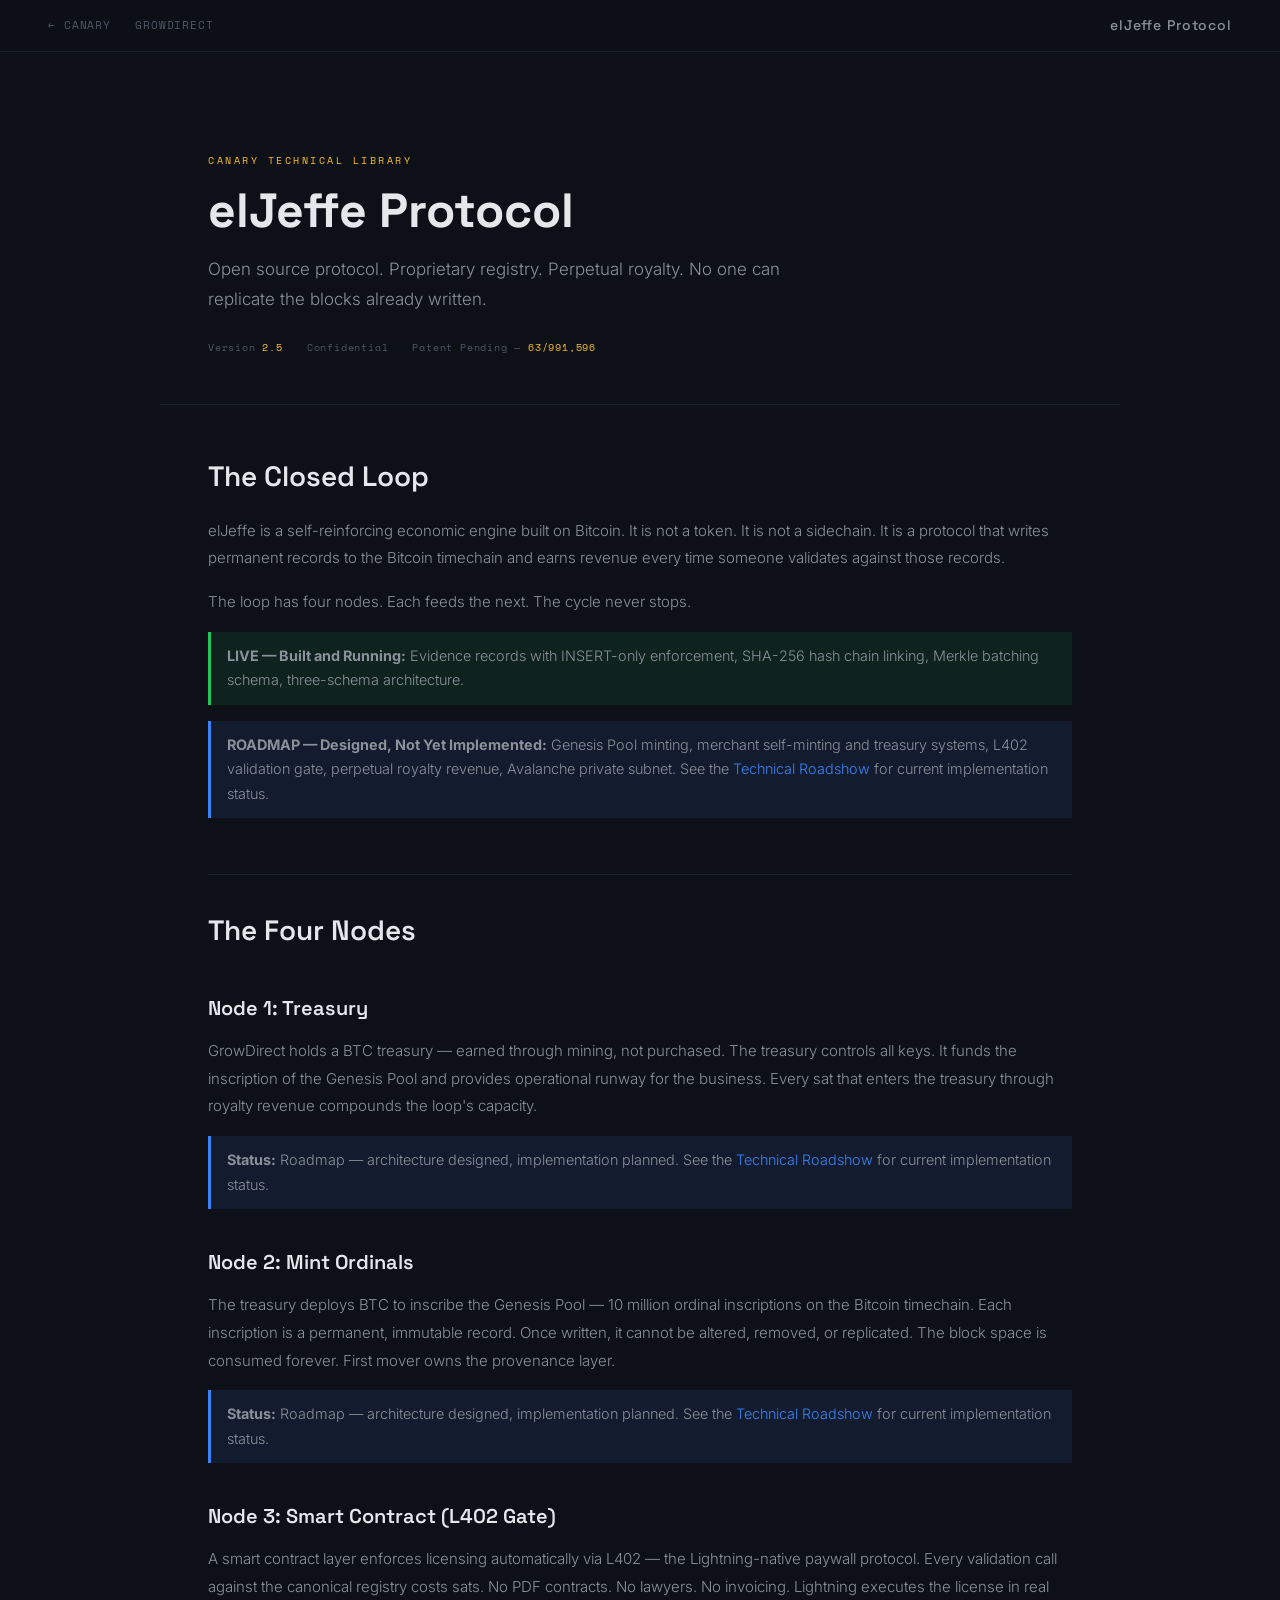
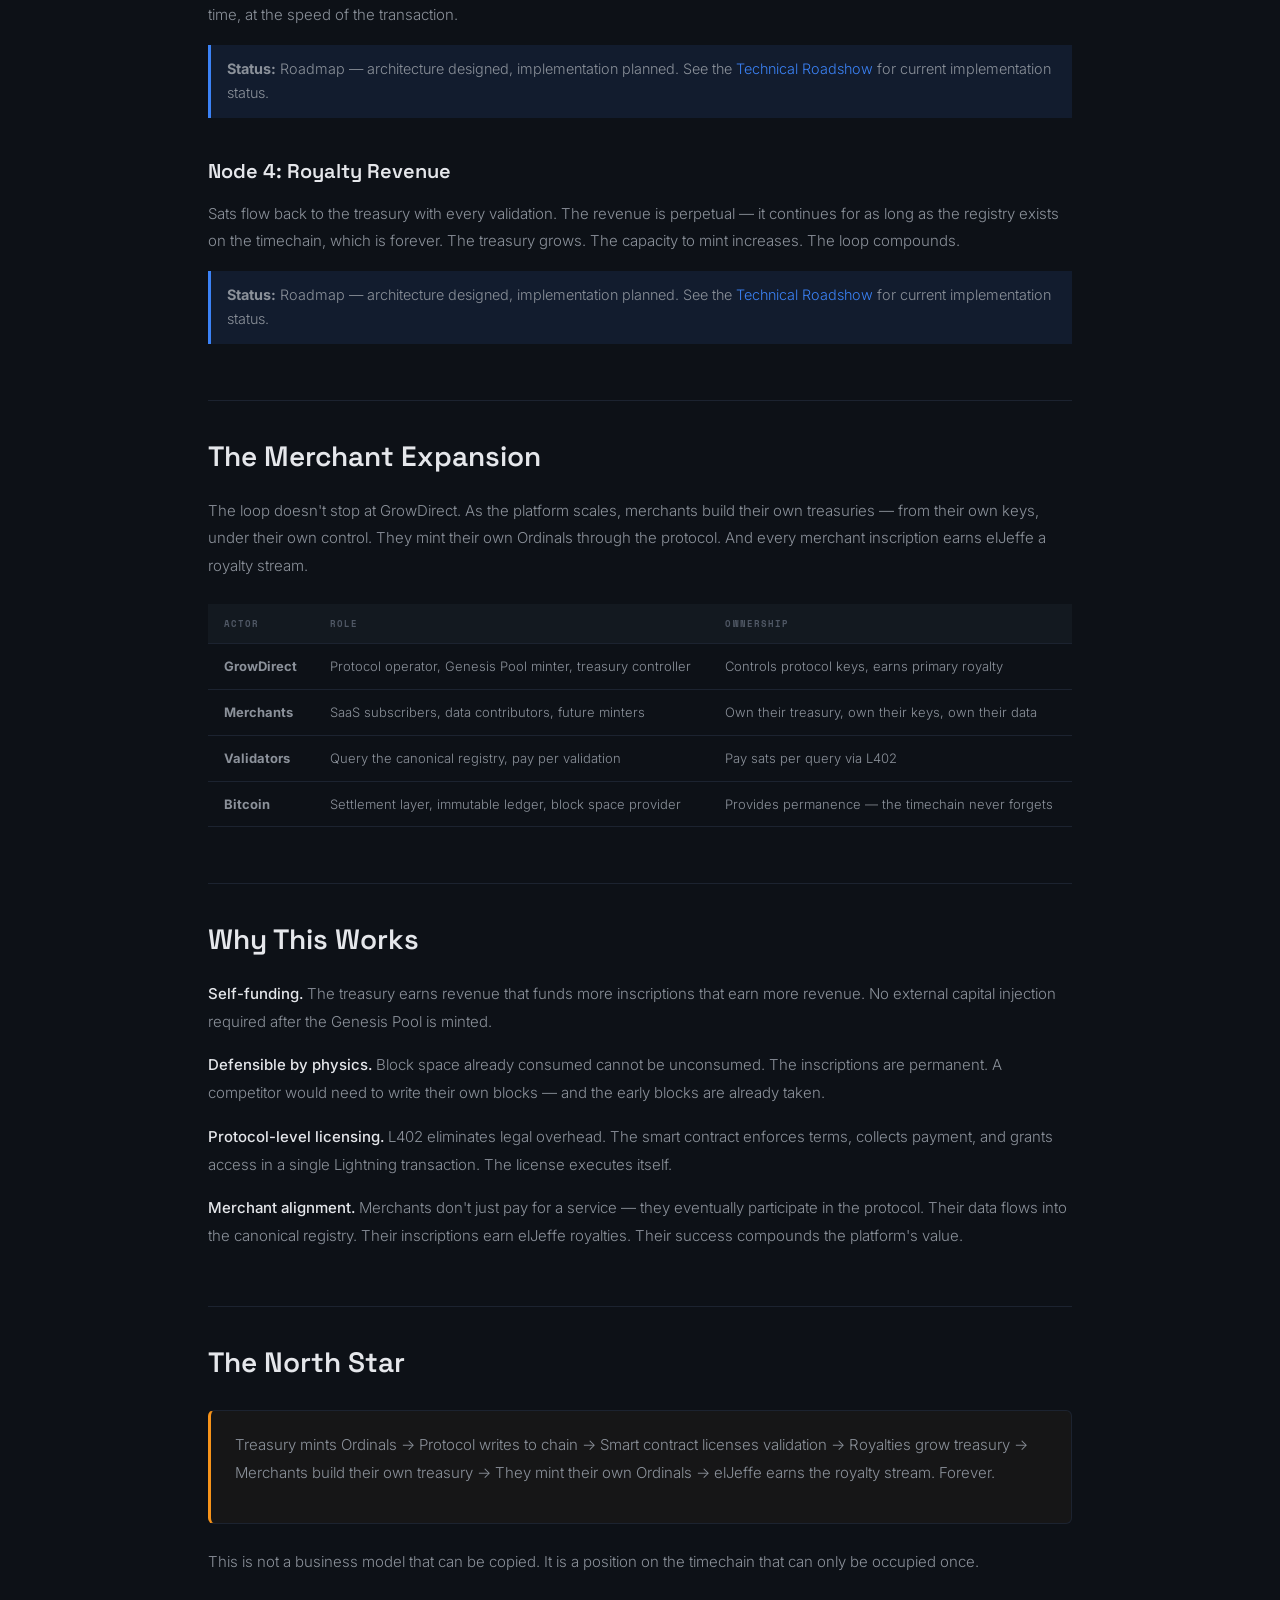
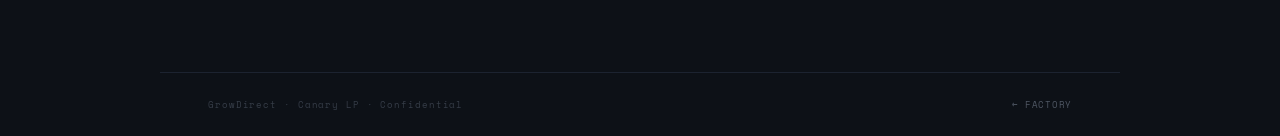
<file: docs/canary-eljeffe-protocol.html>
<!DOCTYPE html>
<html lang="en">
<head>
<meta charset="UTF-8">
<meta name="viewport" content="width=device-width, initial-scale=1.0">
<title>Canary elJeffe Protocol — Canary Technical Library</title>
<!-- GA4 -->
<script async src="https://www.googletagmanager.com/gtag/js?id=G-ELPTR2ZLP3"></script>
<script>
  window.dataLayer = window.dataLayer || [];
  function gtag(){dataLayer.push(arguments);}
  gtag('js', new Date());
  gtag('config', 'G-ELPTR2ZLP3');
</script>
<link rel="icon" type="image/svg+xml" href="/favicon.svg">
<link rel="stylesheet" href="../css/canary-docs.css">
<link rel="stylesheet" href="../css/shared.css">
</head>
<body>

<div class="doc-nav">
  <a href="../canary/">← Canary</a>
  <a href="../">GrowDirect</a>
  <span class="doc-nav-title">elJeffe Protocol</span>
</div>

<header class="doc-header">
  <div class="doc-eyebrow">Canary Technical Library</div>
  <h1>elJeffe Protocol</h1>
  <p class="doc-subtitle">Open source protocol. Proprietary registry. Perpetual royalty. No one can replicate the blocks already written.</p>
  <div class="doc-meta">
    <span class="doc-meta-item">Version <span>2.5</span></span>
    <span class="doc-meta-item">Confidential</span>
    <span class="doc-meta-item">Patent Pending — <span>63/991,596</span></span>
  </div>
</header>

<div class="doc-content">

<h2>The Closed Loop</h2>

<p>elJeffe is a self-reinforcing economic engine built on Bitcoin. It is not a token. It is not a sidechain. It is a protocol that writes permanent records to the Bitcoin timechain and earns revenue every time someone validates against those records.</p>

<p>The loop has four nodes. Each feeds the next. The cycle never stops.</p>

<div style="background:rgba(34,197,94,0.1);border-left:3px solid #22C55E;padding:12px 16px;margin:16px 0;font-size:0.9rem;color:#8B919A;">
  <strong>LIVE — Built and Running:</strong> Evidence records with INSERT-only enforcement, SHA-256 hash chain linking, Merkle batching schema, three-schema architecture.
</div>

<div style="background:rgba(59,130,246,0.1);border-left:3px solid #3B82F6;padding:12px 16px;margin:16px 0;font-size:0.9rem;color:#8B919A;">
  <strong>ROADMAP — Designed, Not Yet Implemented:</strong> Genesis Pool minting, merchant self-minting and treasury systems, L402 validation gate, perpetual royalty revenue, Avalanche private subnet. See the <a href="canary-technical-roadshow.html" style="color:#3B82F6;">Technical Roadshow</a> for current implementation status.
</div>

<h2>The Four Nodes</h2>

<h3>Node 1: Treasury</h3>

<p>GrowDirect holds a BTC treasury — earned through mining, not purchased. The treasury controls all keys. It funds the inscription of the Genesis Pool and provides operational runway for the business. Every sat that enters the treasury through royalty revenue compounds the loop's capacity.</p>

<div style="background:rgba(59,130,246,0.1);border-left:3px solid #3B82F6;padding:12px 16px;margin:16px 0;font-size:0.9rem;color:#8B919A;">
  <strong>Status:</strong> Roadmap — architecture designed, implementation planned. See the <a href="canary-technical-roadshow.html" style="color:#3B82F6;">Technical Roadshow</a> for current implementation status.
</div>

<h3>Node 2: Mint Ordinals</h3>

<p>The treasury deploys BTC to inscribe the Genesis Pool — 10 million ordinal inscriptions on the Bitcoin timechain. Each inscription is a permanent, immutable record. Once written, it cannot be altered, removed, or replicated. The block space is consumed forever. First mover owns the provenance layer.</p>

<div style="background:rgba(59,130,246,0.1);border-left:3px solid #3B82F6;padding:12px 16px;margin:16px 0;font-size:0.9rem;color:#8B919A;">
  <strong>Status:</strong> Roadmap — architecture designed, implementation planned. See the <a href="canary-technical-roadshow.html" style="color:#3B82F6;">Technical Roadshow</a> for current implementation status.
</div>

<h3>Node 3: Smart Contract (L402 Gate)</h3>

<p>A smart contract layer enforces licensing automatically via L402 — the Lightning-native paywall protocol. Every validation call against the canonical registry costs sats. No PDF contracts. No lawyers. No invoicing. Lightning executes the license in real time, at the speed of the transaction.</p>

<div style="background:rgba(59,130,246,0.1);border-left:3px solid #3B82F6;padding:12px 16px;margin:16px 0;font-size:0.9rem;color:#8B919A;">
  <strong>Status:</strong> Roadmap — architecture designed, implementation planned. See the <a href="canary-technical-roadshow.html" style="color:#3B82F6;">Technical Roadshow</a> for current implementation status.
</div>

<h3>Node 4: Royalty Revenue</h3>

<p>Sats flow back to the treasury with every validation. The revenue is perpetual — it continues for as long as the registry exists on the timechain, which is forever. The treasury grows. The capacity to mint increases. The loop compounds.</p>

<div style="background:rgba(59,130,246,0.1);border-left:3px solid #3B82F6;padding:12px 16px;margin:16px 0;font-size:0.9rem;color:#8B919A;">
  <strong>Status:</strong> Roadmap — architecture designed, implementation planned. See the <a href="canary-technical-roadshow.html" style="color:#3B82F6;">Technical Roadshow</a> for current implementation status.
</div>

<h2>The Merchant Expansion</h2>

<p>The loop doesn't stop at GrowDirect. As the platform scales, merchants build their own treasuries — from their own keys, under their own control. They mint their own Ordinals through the protocol. And every merchant inscription earns elJeffe a royalty stream.</p>

<table class="doc-table">
  <thead>
    <tr>
      <th>Actor</th>
      <th>Role</th>
      <th>Ownership</th>
    </tr>
  </thead>
  <tbody>
    <tr>
      <td><strong>GrowDirect</strong></td>
      <td>Protocol operator, Genesis Pool minter, treasury controller</td>
      <td>Controls protocol keys, earns primary royalty</td>
    </tr>
    <tr>
      <td><strong>Merchants</strong></td>
      <td>SaaS subscribers, data contributors, future minters</td>
      <td>Own their treasury, own their keys, own their data</td>
    </tr>
    <tr>
      <td><strong>Validators</strong></td>
      <td>Query the canonical registry, pay per validation</td>
      <td>Pay sats per query via L402</td>
    </tr>
    <tr>
      <td><strong>Bitcoin</strong></td>
      <td>Settlement layer, immutable ledger, block space provider</td>
      <td>Provides permanence — the timechain never forgets</td>
    </tr>
  </tbody>
</table>

<h2>Why This Works</h2>

<p><strong>Self-funding.</strong> The treasury earns revenue that funds more inscriptions that earn more revenue. No external capital injection required after the Genesis Pool is minted.</p>

<p><strong>Defensible by physics.</strong> Block space already consumed cannot be unconsumed. The inscriptions are permanent. A competitor would need to write their own blocks — and the early blocks are already taken.</p>

<p><strong>Protocol-level licensing.</strong> L402 eliminates legal overhead. The smart contract enforces terms, collects payment, and grants access in a single Lightning transaction. The license executes itself.</p>

<p><strong>Merchant alignment.</strong> Merchants don't just pay for a service — they eventually participate in the protocol. Their data flows into the canonical registry. Their inscriptions earn elJeffe royalties. Their success compounds the platform's value.</p>

<h2>The North Star</h2>

<div class="callout principle">
  <p>Treasury mints Ordinals → Protocol writes to chain → Smart contract licenses validation → Royalties grow treasury → Merchants build their own treasury → They mint their own Ordinals → elJeffe earns the royalty stream. Forever.</p>
</div>

<p>This is not a business model that can be copied. It is a position on the timechain that can only be occupied once.</p>

</div>

<footer class="doc-footer">
  <div class="doc-footer-left">GrowDirect · Canary LP · Confidential</div>
  <div class="doc-footer-nav">
    <a href="canary-factory-process.html">← Factory</a>
  </div>
</footer>
<script src="../js/main.js"></script>
</body>
</html>
</file>
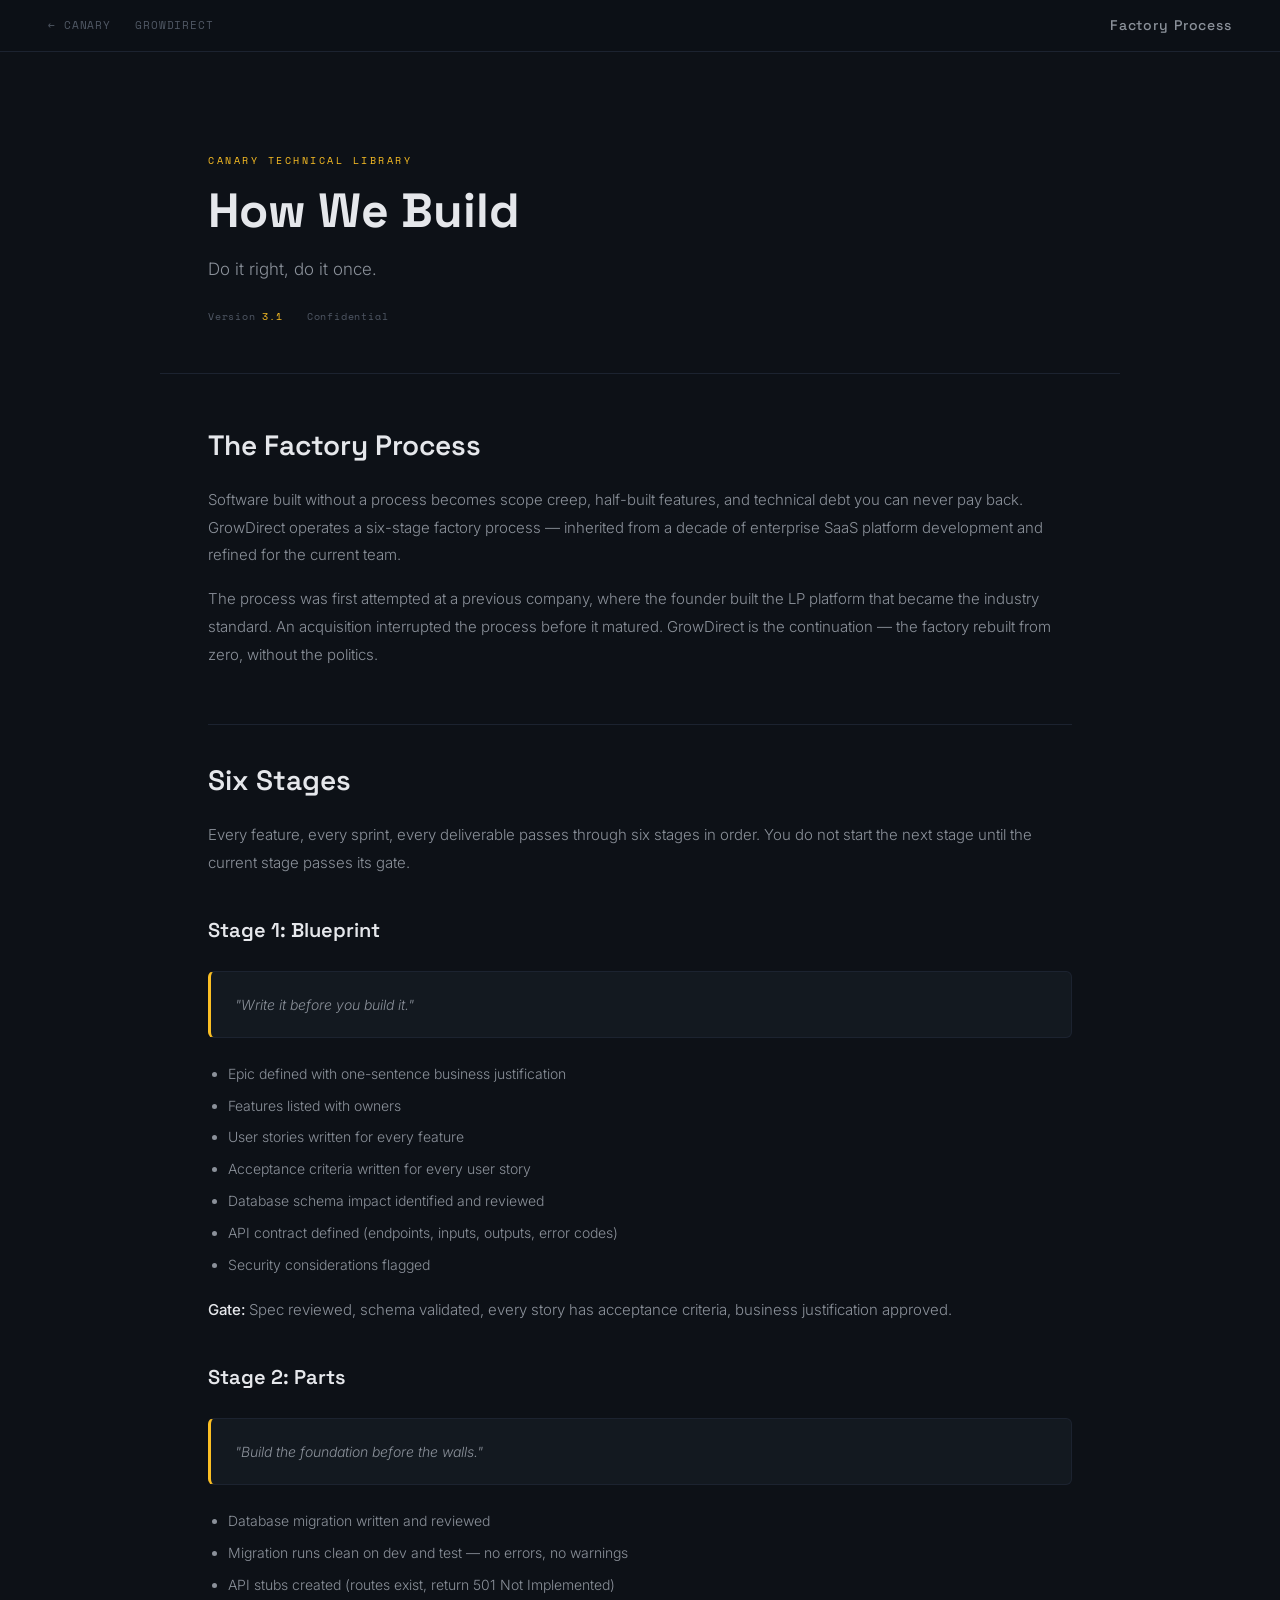
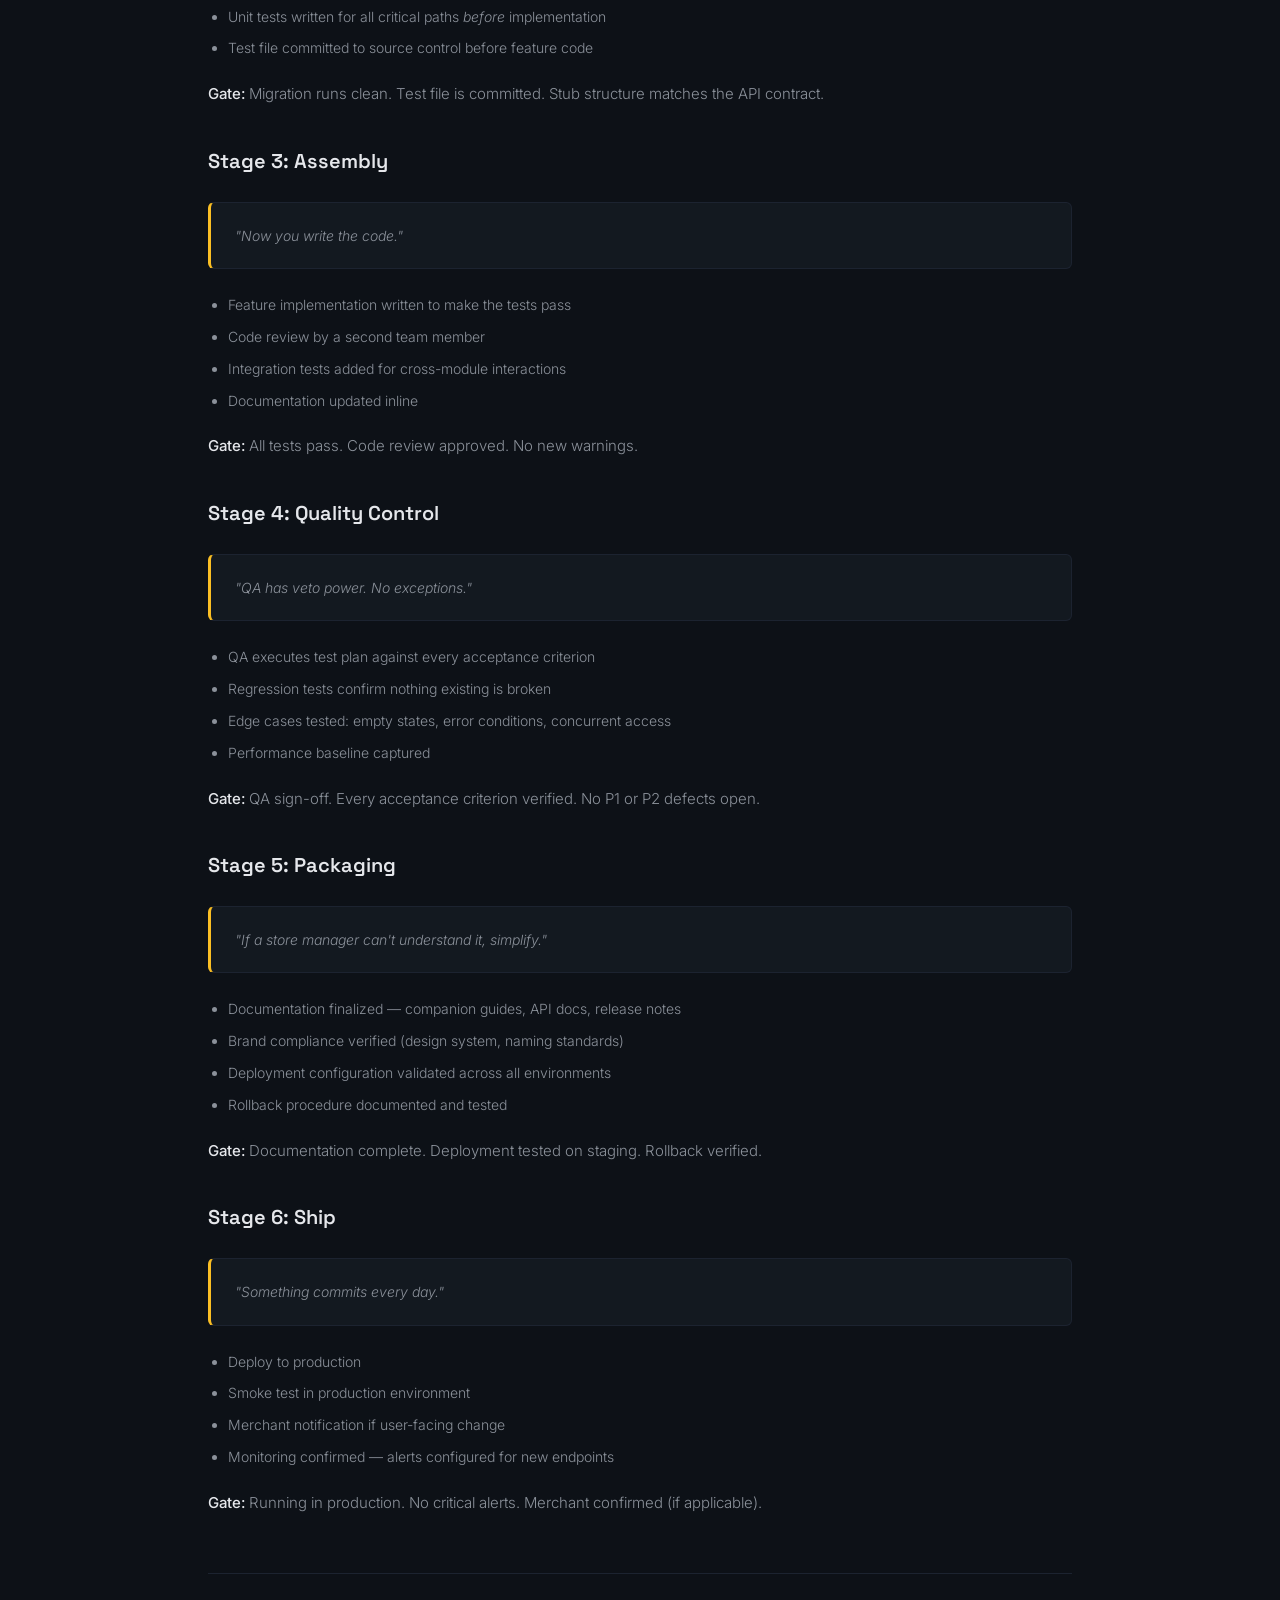
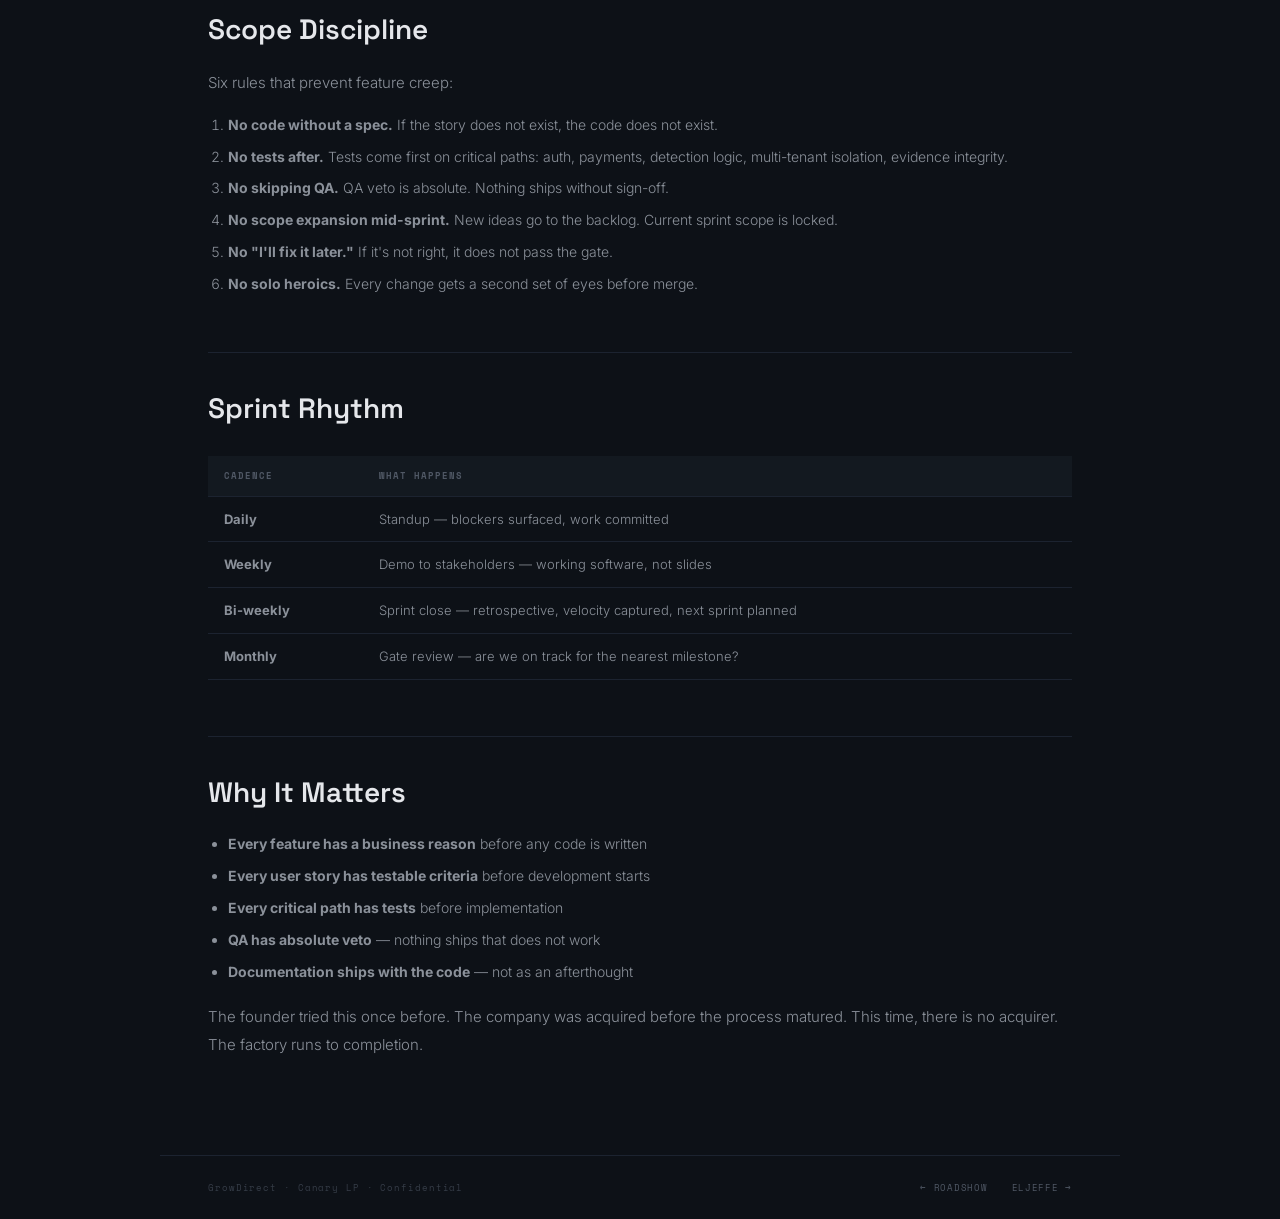
<file: docs/canary-factory-process.html>
<!DOCTYPE html>
<html lang="en">
<head>
<meta charset="UTF-8">
<meta name="viewport" content="width=device-width, initial-scale=1.0">
<title>Canary Factory Process — Canary Technical Library</title>
<!-- GA4 -->
<script async src="https://www.googletagmanager.com/gtag/js?id=G-ELPTR2ZLP3"></script>
<script>
  window.dataLayer = window.dataLayer || [];
  function gtag(){dataLayer.push(arguments);}
  gtag('js', new Date());
  gtag('config', 'G-ELPTR2ZLP3');
</script>
<link rel="icon" type="image/svg+xml" href="/favicon.svg">
<link rel="stylesheet" href="../css/canary-docs.css">
<link rel="stylesheet" href="../css/shared.css">
</head>
<body>

<div class="doc-nav">
  <a href="../canary/">← Canary</a>
  <a href="../">GrowDirect</a>
  <span class="doc-nav-title">Factory Process</span>
</div>

<header class="doc-header">
  <div class="doc-eyebrow">Canary Technical Library</div>
  <h1>How We Build</h1>
  <p class="doc-subtitle">Do it right, do it once.</p>
  <div class="doc-meta">
    <span class="doc-meta-item">Version <span>3.1</span></span>
    <span class="doc-meta-item">Confidential</span>
  </div>
</header>

<div class="doc-content">

<h2>The Factory Process</h2>

<p>Software built without a process becomes scope creep, half-built features, and technical debt you can never pay back. GrowDirect operates a six-stage factory process — inherited from a decade of enterprise SaaS platform development and refined for the current team.</p>

<p>The process was first attempted at a previous company, where the founder built the LP platform that became the industry standard. An acquisition interrupted the process before it matured. GrowDirect is the continuation — the factory rebuilt from zero, without the politics.</p>

<h2>Six Stages</h2>

<p>Every feature, every sprint, every deliverable passes through six stages in order. You do not start the next stage until the current stage passes its gate.</p>

<h3>Stage 1: Blueprint</h3>

<div class="callout">
  <em>"Write it before you build it."</em>
</div>

<ul>
  <li>Epic defined with one-sentence business justification</li>
  <li>Features listed with owners</li>
  <li>User stories written for every feature</li>
  <li>Acceptance criteria written for every user story</li>
  <li>Database schema impact identified and reviewed</li>
  <li>API contract defined (endpoints, inputs, outputs, error codes)</li>
  <li>Security considerations flagged</li>
</ul>

<p><strong>Gate:</strong> Spec reviewed, schema validated, every story has acceptance criteria, business justification approved.</p>

<h3>Stage 2: Parts</h3>

<div class="callout">
  <em>"Build the foundation before the walls."</em>
</div>

<ul>
  <li>Database migration written and reviewed</li>
  <li>Migration runs clean on dev and test — no errors, no warnings</li>
  <li>API stubs created (routes exist, return 501 Not Implemented)</li>
  <li>Unit tests written for all critical paths <em>before</em> implementation</li>
  <li>Test file committed to source control before feature code</li>
</ul>

<p><strong>Gate:</strong> Migration runs clean. Test file is committed. Stub structure matches the API contract.</p>

<h3>Stage 3: Assembly</h3>

<div class="callout">
  <em>"Now you write the code."</em>
</div>

<ul>
  <li>Feature implementation written to make the tests pass</li>
  <li>Code review by a second team member</li>
  <li>Integration tests added for cross-module interactions</li>
  <li>Documentation updated inline</li>
</ul>

<p><strong>Gate:</strong> All tests pass. Code review approved. No new warnings.</p>

<h3>Stage 4: Quality Control</h3>

<div class="callout">
  <em>"QA has veto power. No exceptions."</em>
</div>

<ul>
  <li>QA executes test plan against every acceptance criterion</li>
  <li>Regression tests confirm nothing existing is broken</li>
  <li>Edge cases tested: empty states, error conditions, concurrent access</li>
  <li>Performance baseline captured</li>
</ul>

<p><strong>Gate:</strong> QA sign-off. Every acceptance criterion verified. No P1 or P2 defects open.</p>

<h3>Stage 5: Packaging</h3>

<div class="callout">
  <em>"If a store manager can't understand it, simplify."</em>
</div>

<ul>
  <li>Documentation finalized — companion guides, API docs, release notes</li>
  <li>Brand compliance verified (design system, naming standards)</li>
  <li>Deployment configuration validated across all environments</li>
  <li>Rollback procedure documented and tested</li>
</ul>

<p><strong>Gate:</strong> Documentation complete. Deployment tested on staging. Rollback verified.</p>

<h3>Stage 6: Ship</h3>

<div class="callout">
  <em>"Something commits every day."</em>
</div>

<ul>
  <li>Deploy to production</li>
  <li>Smoke test in production environment</li>
  <li>Merchant notification if user-facing change</li>
  <li>Monitoring confirmed — alerts configured for new endpoints</li>
</ul>

<p><strong>Gate:</strong> Running in production. No critical alerts. Merchant confirmed (if applicable).</p>

<h2>Scope Discipline</h2>

<p>Six rules that prevent feature creep:</p>

<ol>
  <li><strong>No code without a spec.</strong> If the story does not exist, the code does not exist.</li>
  <li><strong>No tests after.</strong> Tests come first on critical paths: auth, payments, detection logic, multi-tenant isolation, evidence integrity.</li>
  <li><strong>No skipping QA.</strong> QA veto is absolute. Nothing ships without sign-off.</li>
  <li><strong>No scope expansion mid-sprint.</strong> New ideas go to the backlog. Current sprint scope is locked.</li>
  <li><strong>No "I'll fix it later."</strong> If it's not right, it does not pass the gate.</li>
  <li><strong>No solo heroics.</strong> Every change gets a second set of eyes before merge.</li>
</ol>

<h2>Sprint Rhythm</h2>

<table class="doc-table">
  <thead>
    <tr>
      <th>Cadence</th>
      <th>What Happens</th>
    </tr>
  </thead>
  <tbody>
    <tr>
      <td><strong>Daily</strong></td>
      <td>Standup — blockers surfaced, work committed</td>
    </tr>
    <tr>
      <td><strong>Weekly</strong></td>
      <td>Demo to stakeholders — working software, not slides</td>
    </tr>
    <tr>
      <td><strong>Bi-weekly</strong></td>
      <td>Sprint close — retrospective, velocity captured, next sprint planned</td>
    </tr>
    <tr>
      <td><strong>Monthly</strong></td>
      <td>Gate review — are we on track for the nearest milestone?</td>
    </tr>
  </tbody>
</table>

<h2>Why It Matters</h2>

<ul>
  <li><strong>Every feature has a business reason</strong> before any code is written</li>
  <li><strong>Every user story has testable criteria</strong> before development starts</li>
  <li><strong>Every critical path has tests</strong> before implementation</li>
  <li><strong>QA has absolute veto</strong> — nothing ships that does not work</li>
  <li><strong>Documentation ships with the code</strong> — not as an afterthought</li>
</ul>

<p>The founder tried this once before. The company was acquired before the process matured. This time, there is no acquirer. The factory runs to completion.</p>

</div>

<footer class="doc-footer">
  <div class="doc-footer-left">GrowDirect · Canary LP · Confidential</div>
  <div class="doc-footer-nav">
    <a href="canary-technical-roadshow.html">← Roadshow</a>
    <a href="canary-eljeffe-protocol.html">elJeffe →</a>
  </div>
</footer>
<script src="../js/main.js"></script>

</body>
</html>
</file>
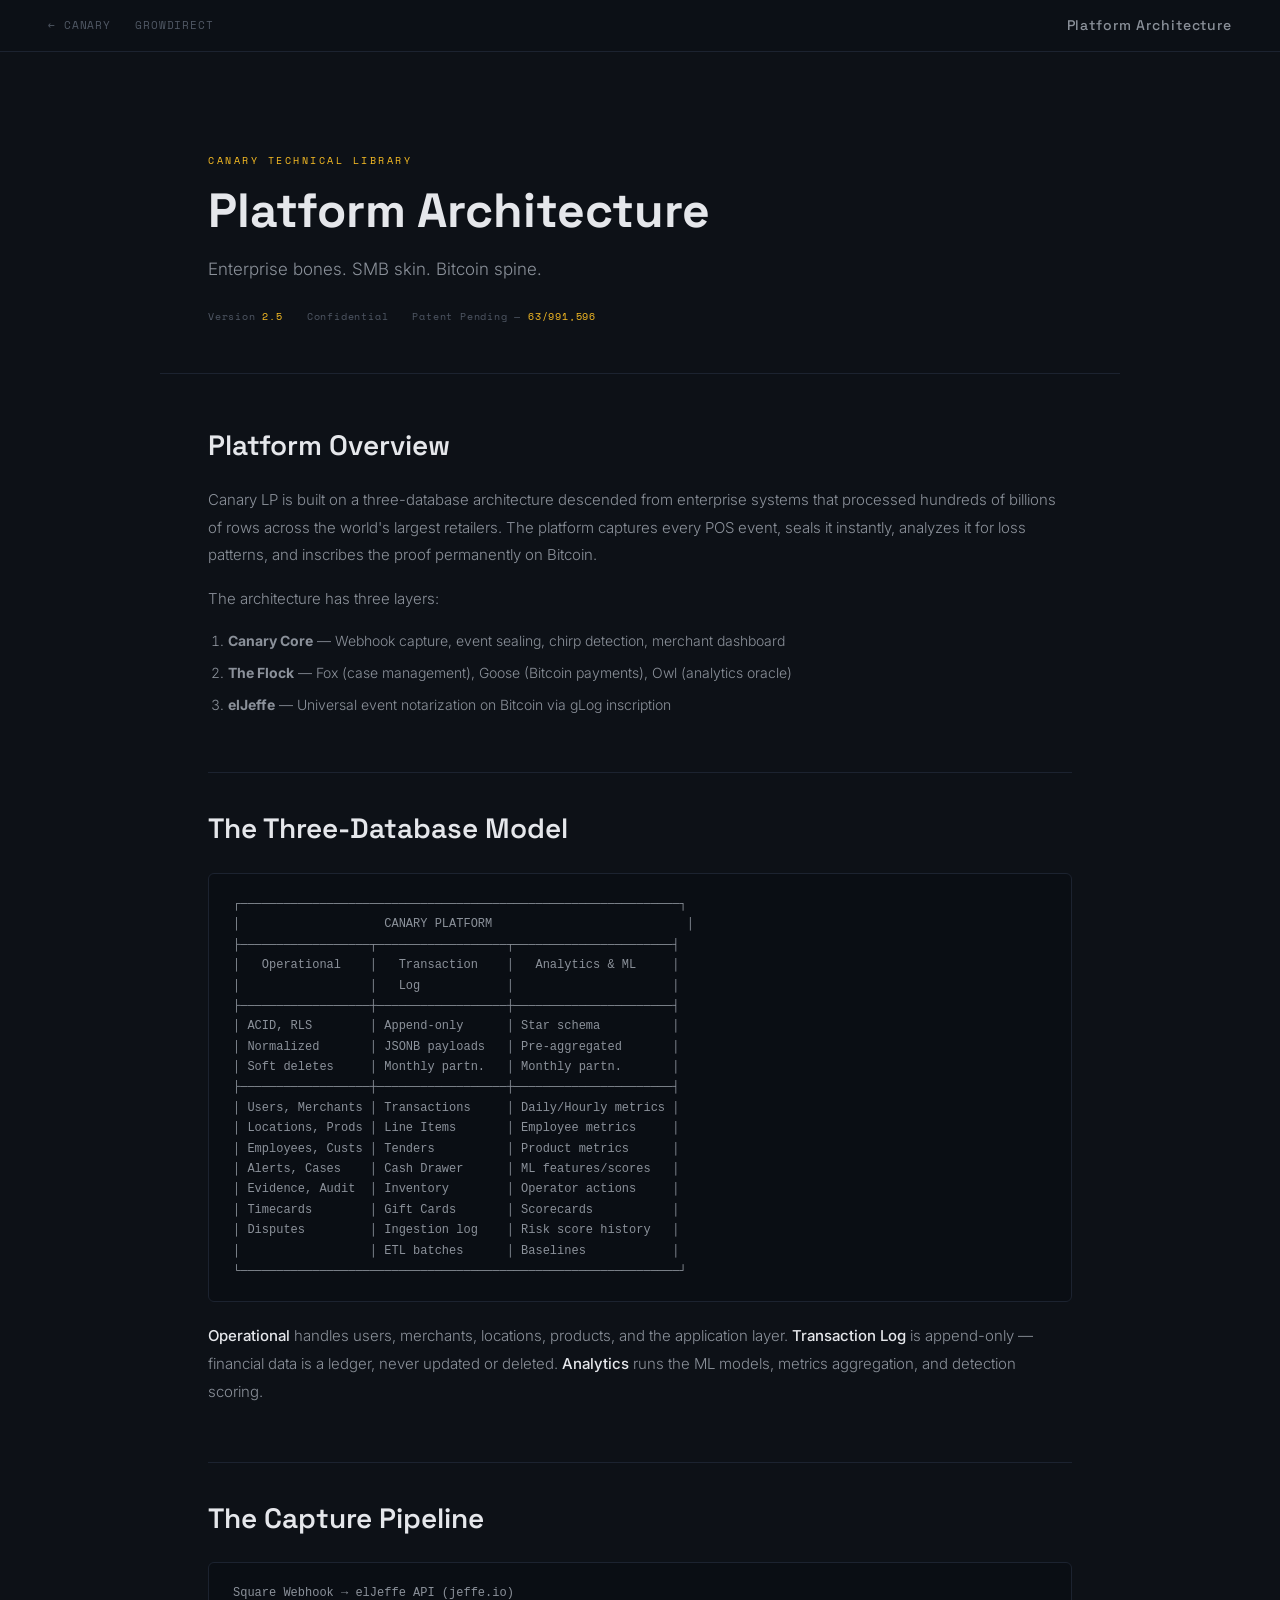
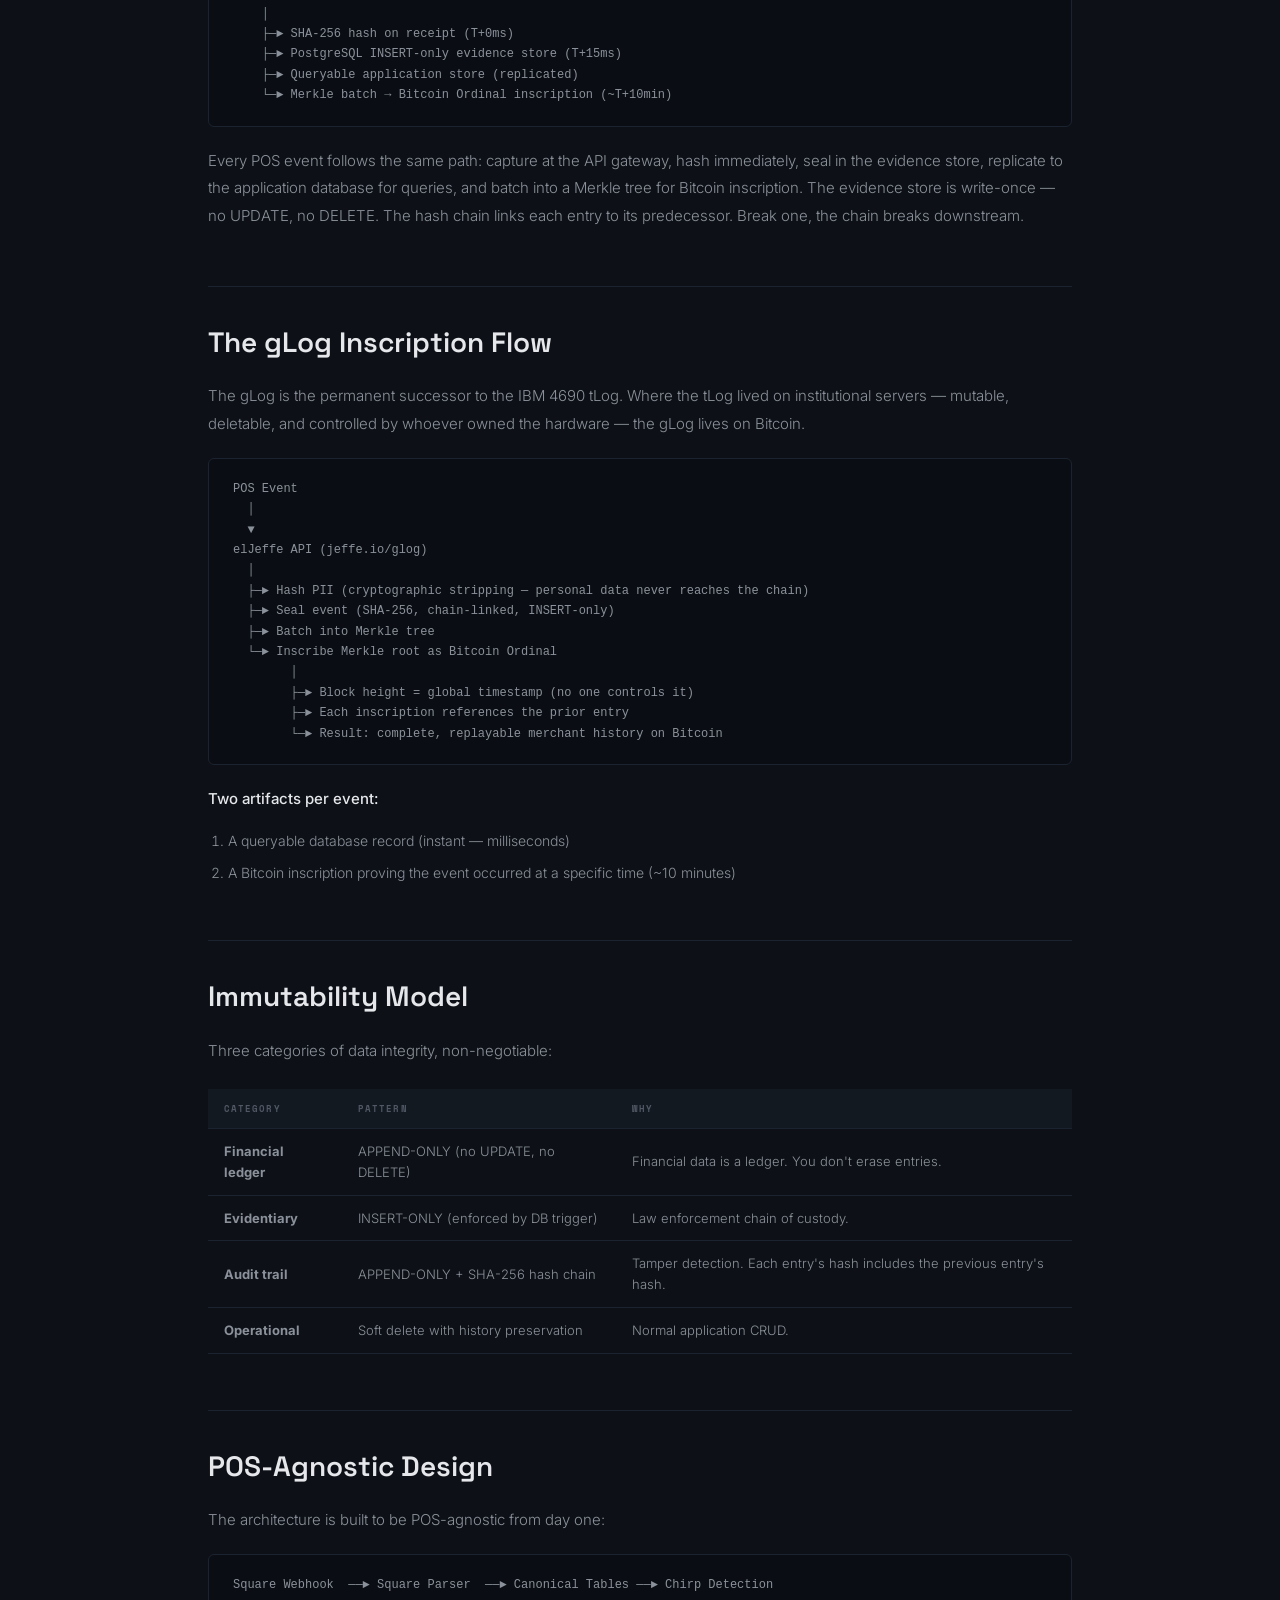
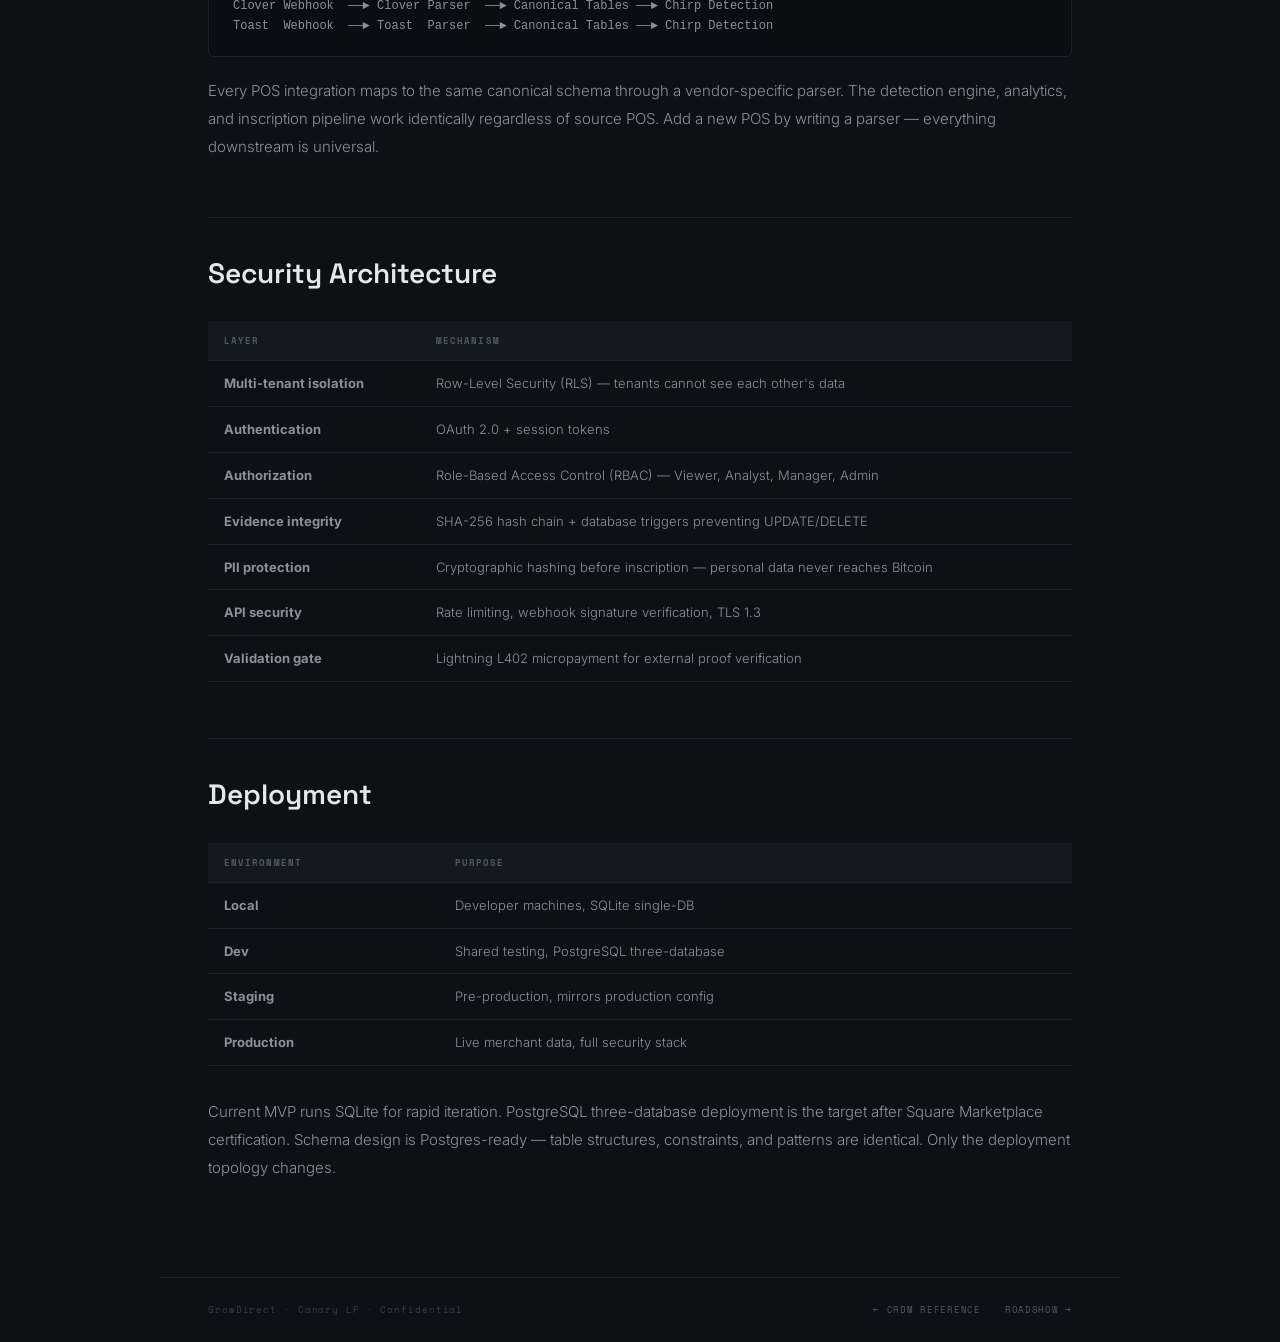
<file: docs/canary-platform-architecture.html>
<!DOCTYPE html>
<html lang="en">
<head>
<meta charset="UTF-8">
<meta name="viewport" content="width=device-width, initial-scale=1.0">
<title>Canary Platform Architecture — Canary Technical Library</title>
<!-- GA4 -->
<script async src="https://www.googletagmanager.com/gtag/js?id=G-ELPTR2ZLP3"></script>
<script>
  window.dataLayer = window.dataLayer || [];
  function gtag(){dataLayer.push(arguments);}
  gtag('js', new Date());
  gtag('config', 'G-ELPTR2ZLP3');
</script>
<link rel="icon" type="image/svg+xml" href="/favicon.svg">
<link rel="stylesheet" href="../css/canary-docs.css">
<link rel="stylesheet" href="../css/shared.css">
</head>
<body>

<div class="doc-nav">
  <a href="../canary/">← Canary</a>
  <a href="../">GrowDirect</a>
  <span class="doc-nav-title">Platform Architecture</span>
</div>

<header class="doc-header">
  <div class="doc-eyebrow">Canary Technical Library</div>
  <h1>Platform Architecture</h1>
  <p class="doc-subtitle">Enterprise bones. SMB skin. Bitcoin spine.</p>
  <div class="doc-meta">
    <span class="doc-meta-item">Version <span>2.5</span></span>
    <span class="doc-meta-item">Confidential</span>
    <span class="doc-meta-item">Patent Pending — <span>63/991,596</span></span>
  </div>
</header>

<div class="doc-content">

<h2>Platform Overview</h2>

<p>Canary LP is built on a three-database architecture descended from enterprise systems that processed hundreds of billions of rows across the world's largest retailers. The platform captures every POS event, seals it instantly, analyzes it for loss patterns, and inscribes the proof permanently on Bitcoin.</p>

<p>The architecture has three layers:</p>

<ol>
<li><strong>Canary Core</strong> — Webhook capture, event sealing, chirp detection, merchant dashboard</li>
<li><strong>The Flock</strong> — Fox (case management), Goose (Bitcoin payments), Owl (analytics oracle)</li>
<li><strong>elJeffe</strong> — Universal event notarization on Bitcoin via gLog inscription</li>
</ol>

<h2>The Three-Database Model</h2>

<div class="code-block"><pre>┌─────────────────────────────────────────────────────────────┐
│                    CANARY PLATFORM                           │
├──────────────────┬──────────────────┬──────────────────────┤
│   Operational    │   Transaction    │   Analytics & ML     │
│                  │   Log            │                      │
├──────────────────┼──────────────────┼──────────────────────┤
│ ACID, RLS        │ Append-only      │ Star schema          │
│ Normalized       │ JSONB payloads   │ Pre-aggregated       │
│ Soft deletes     │ Monthly partn.   │ Monthly partn.       │
├──────────────────┼──────────────────┼──────────────────────┤
│ Users, Merchants │ Transactions     │ Daily/Hourly metrics │
│ Locations, Prods │ Line Items       │ Employee metrics     │
│ Employees, Custs │ Tenders          │ Product metrics      │
│ Alerts, Cases    │ Cash Drawer      │ ML features/scores   │
│ Evidence, Audit  │ Inventory        │ Operator actions     │
│ Timecards        │ Gift Cards       │ Scorecards           │
│ Disputes         │ Ingestion log    │ Risk score history   │
│                  │ ETL batches      │ Baselines            │
└─────────────────────────────────────────────────────────────┘</pre></div>

<p><strong>Operational</strong> handles users, merchants, locations, products, and the application layer. <strong>Transaction Log</strong> is append-only — financial data is a ledger, never updated or deleted. <strong>Analytics</strong> runs the ML models, metrics aggregation, and detection scoring.</p>

<h2>The Capture Pipeline</h2>

<div class="code-block"><pre>Square Webhook → elJeffe API (jeffe.io)
    │
    ├─► SHA-256 hash on receipt (T+0ms)
    ├─► PostgreSQL INSERT-only evidence store (T+15ms)
    ├─► Queryable application store (replicated)
    └─► Merkle batch → Bitcoin Ordinal inscription (~T+10min)</pre></div>

<p>Every POS event follows the same path: capture at the API gateway, hash immediately, seal in the evidence store, replicate to the application database for queries, and batch into a Merkle tree for Bitcoin inscription. The evidence store is write-once — no UPDATE, no DELETE. The hash chain links each entry to its predecessor. Break one, the chain breaks downstream.</p>

<h2>The gLog Inscription Flow</h2>

<p>The gLog is the permanent successor to the IBM 4690 tLog. Where the tLog lived on institutional servers — mutable, deletable, and controlled by whoever owned the hardware — the gLog lives on Bitcoin.</p>

<div class="code-block"><pre>POS Event
  │
  ▼
elJeffe API (jeffe.io/glog)
  │
  ├─► Hash PII (cryptographic stripping — personal data never reaches the chain)
  ├─► Seal event (SHA-256, chain-linked, INSERT-only)
  ├─► Batch into Merkle tree
  └─► Inscribe Merkle root as Bitcoin Ordinal
        │
        ├─► Block height = global timestamp (no one controls it)
        ├─► Each inscription references the prior entry
        └─► Result: complete, replayable merchant history on Bitcoin</pre></div>

<p><strong>Two artifacts per event:</strong></p>
<ol>
<li>A queryable database record (instant — milliseconds)</li>
<li>A Bitcoin inscription proving the event occurred at a specific time (~10 minutes)</li>
</ol>

<h2>Immutability Model</h2>

<p>Three categories of data integrity, non-negotiable:</p>

<table class="doc-table">
<thead>
<tr>
<th>Category</th>
<th>Pattern</th>
<th>Why</th>
</tr>
</thead>
<tbody>
<tr>
<td><strong>Financial ledger</strong></td>
<td>APPEND-ONLY (no UPDATE, no DELETE)</td>
<td>Financial data is a ledger. You don't erase entries.</td>
</tr>
<tr>
<td><strong>Evidentiary</strong></td>
<td>INSERT-ONLY (enforced by DB trigger)</td>
<td>Law enforcement chain of custody.</td>
</tr>
<tr>
<td><strong>Audit trail</strong></td>
<td>APPEND-ONLY + SHA-256 hash chain</td>
<td>Tamper detection. Each entry's hash includes the previous entry's hash.</td>
</tr>
<tr>
<td><strong>Operational</strong></td>
<td>Soft delete with history preservation</td>
<td>Normal application CRUD.</td>
</tr>
</tbody>
</table>

<h2>POS-Agnostic Design</h2>

<p>The architecture is built to be POS-agnostic from day one:</p>

<div class="code-block"><pre>Square Webhook  ──► Square Parser  ──► Canonical Tables ──► Chirp Detection
Clover Webhook  ──► Clover Parser  ──► Canonical Tables ──► Chirp Detection
Toast  Webhook  ──► Toast  Parser  ──► Canonical Tables ──► Chirp Detection</pre></div>

<p>Every POS integration maps to the same canonical schema through a vendor-specific parser. The detection engine, analytics, and inscription pipeline work identically regardless of source POS. Add a new POS by writing a parser — everything downstream is universal.</p>

<h2>Security Architecture</h2>

<table class="doc-table">
<thead>
<tr>
<th>Layer</th>
<th>Mechanism</th>
</tr>
</thead>
<tbody>
<tr>
<td><strong>Multi-tenant isolation</strong></td>
<td>Row-Level Security (RLS) — tenants cannot see each other's data</td>
</tr>
<tr>
<td><strong>Authentication</strong></td>
<td>OAuth 2.0 + session tokens</td>
</tr>
<tr>
<td><strong>Authorization</strong></td>
<td>Role-Based Access Control (RBAC) — Viewer, Analyst, Manager, Admin</td>
</tr>
<tr>
<td><strong>Evidence integrity</strong></td>
<td>SHA-256 hash chain + database triggers preventing UPDATE/DELETE</td>
</tr>
<tr>
<td><strong>PII protection</strong></td>
<td>Cryptographic hashing before inscription — personal data never reaches Bitcoin</td>
</tr>
<tr>
<td><strong>API security</strong></td>
<td>Rate limiting, webhook signature verification, TLS 1.3</td>
</tr>
<tr>
<td><strong>Validation gate</strong></td>
<td>Lightning L402 micropayment for external proof verification</td>
</tr>
</tbody>
</table>

<h2>Deployment</h2>

<table class="doc-table">
<thead>
<tr>
<th>Environment</th>
<th>Purpose</th>
</tr>
</thead>
<tbody>
<tr>
<td><strong>Local</strong></td>
<td>Developer machines, SQLite single-DB</td>
</tr>
<tr>
<td><strong>Dev</strong></td>
<td>Shared testing, PostgreSQL three-database</td>
</tr>
<tr>
<td><strong>Staging</strong></td>
<td>Pre-production, mirrors production config</td>
</tr>
<tr>
<td><strong>Production</strong></td>
<td>Live merchant data, full security stack</td>
</tr>
</tbody>
</table>

<p>Current MVP runs SQLite for rapid iteration. PostgreSQL three-database deployment is the target after Square Marketplace certification. Schema design is Postgres-ready — table structures, constraints, and patterns are identical. Only the deployment topology changes.</p>

</div>

<footer class="doc-footer">
  <div class="doc-footer-left">GrowDirect · Canary LP · Confidential</div>
  <div class="doc-footer-nav">
    <a href="canary-crdm-mapping.html">← CRDM Reference</a>
    <a href="canary-technical-roadshow.html">Roadshow →</a>
  </div>
</footer>
<script src="../js/main.js"></script>

</body>
</html>
</file>
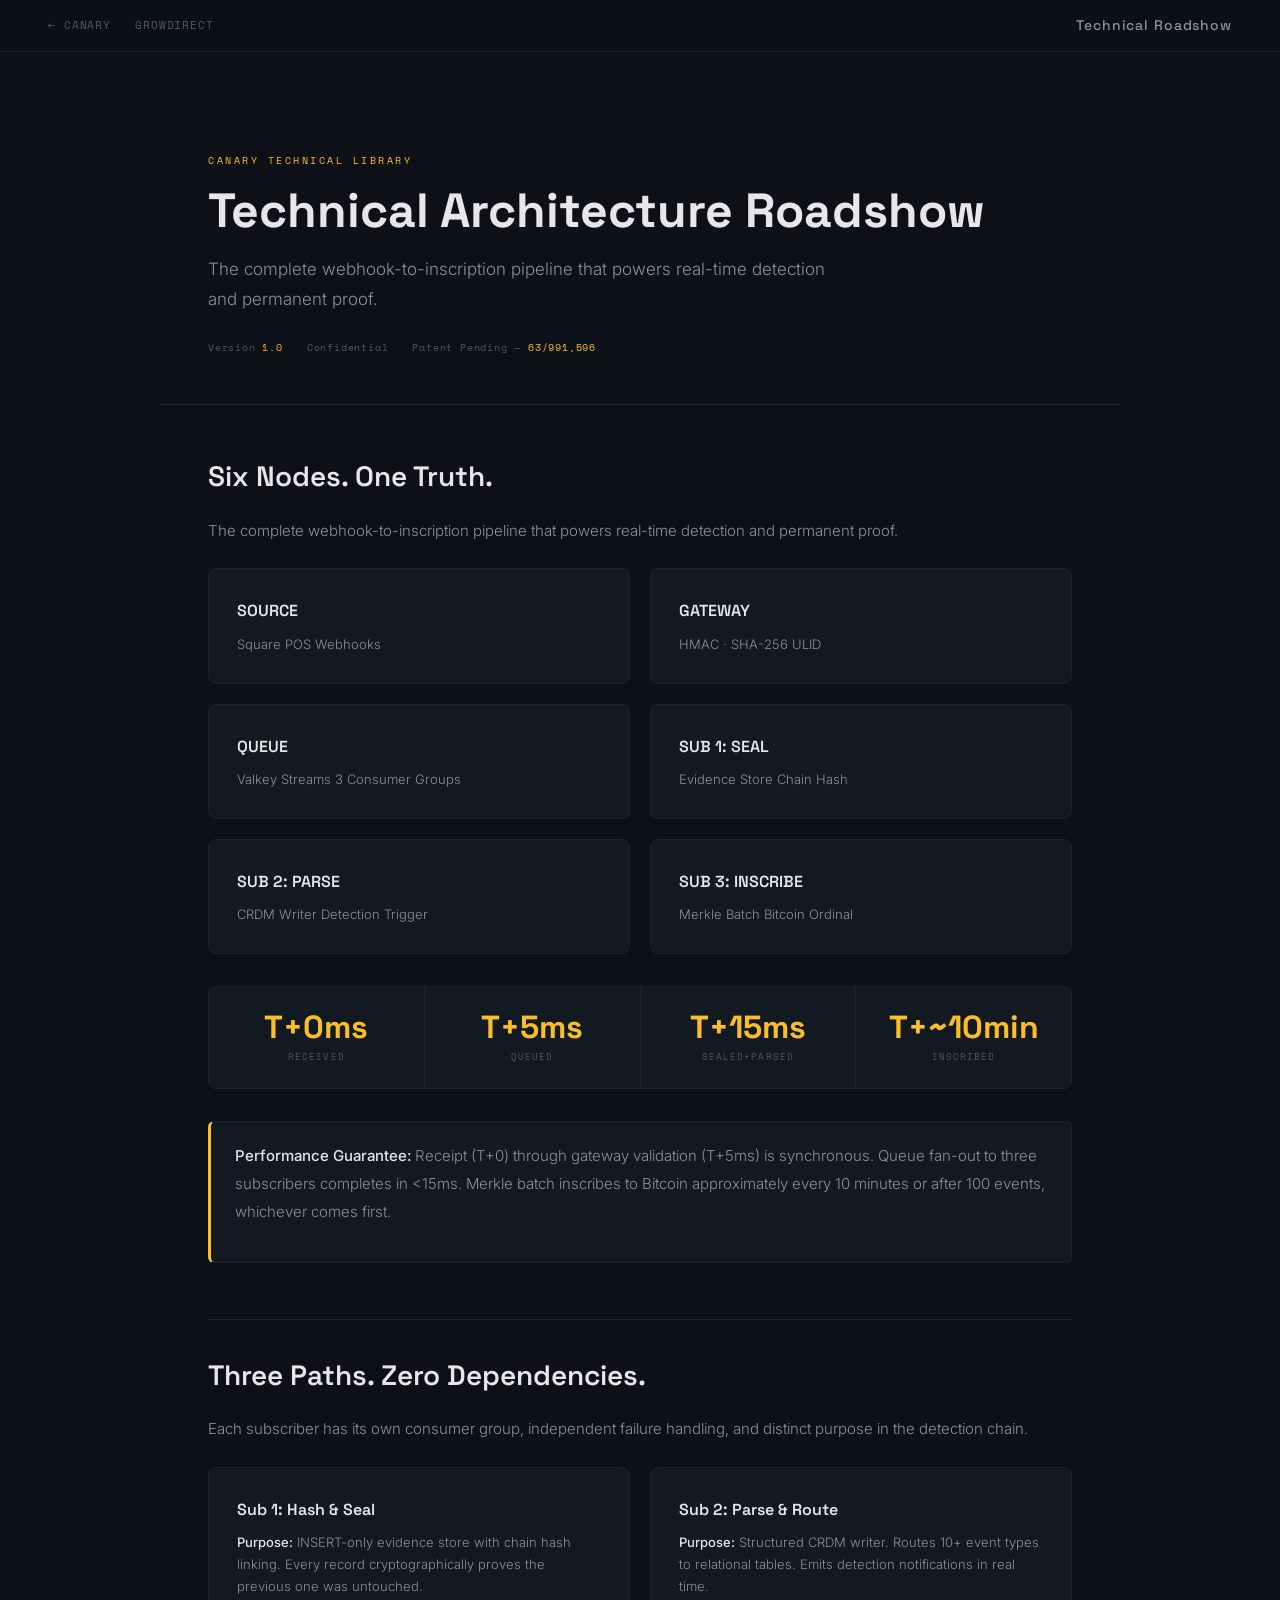
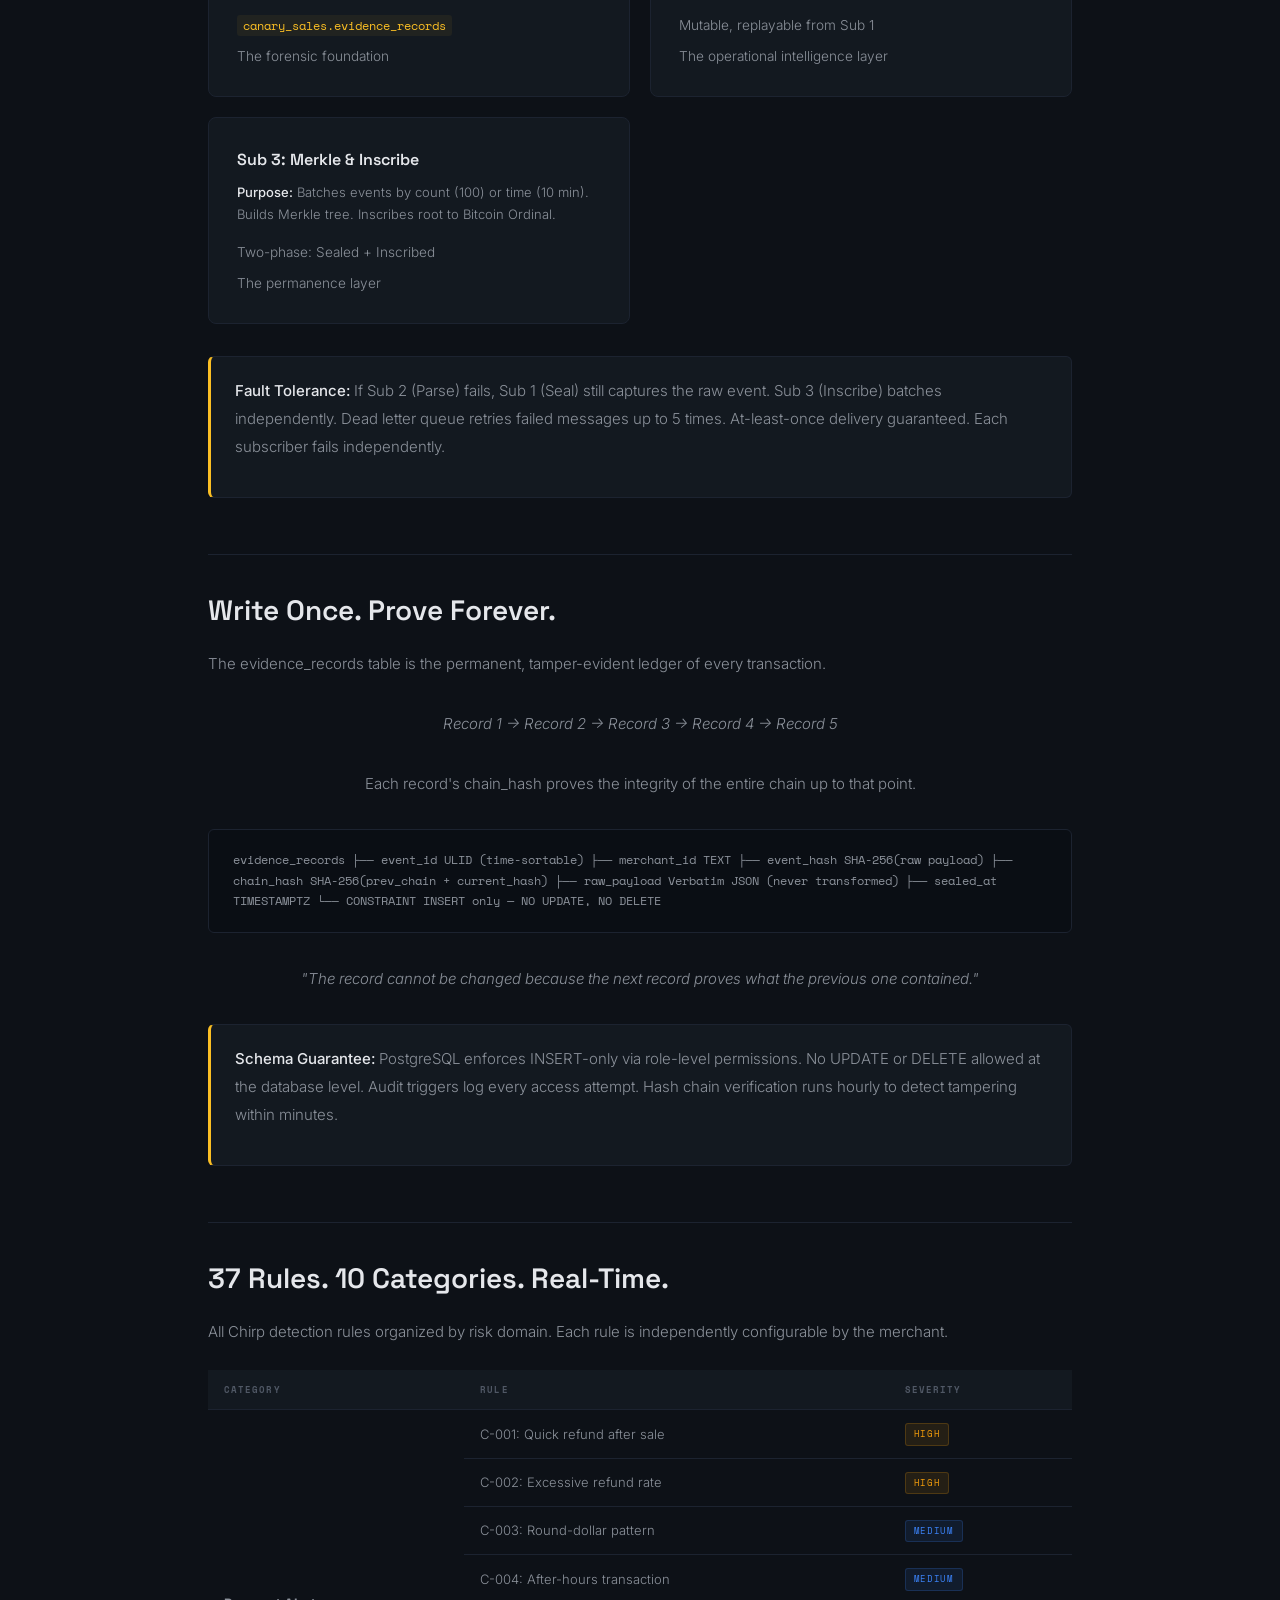
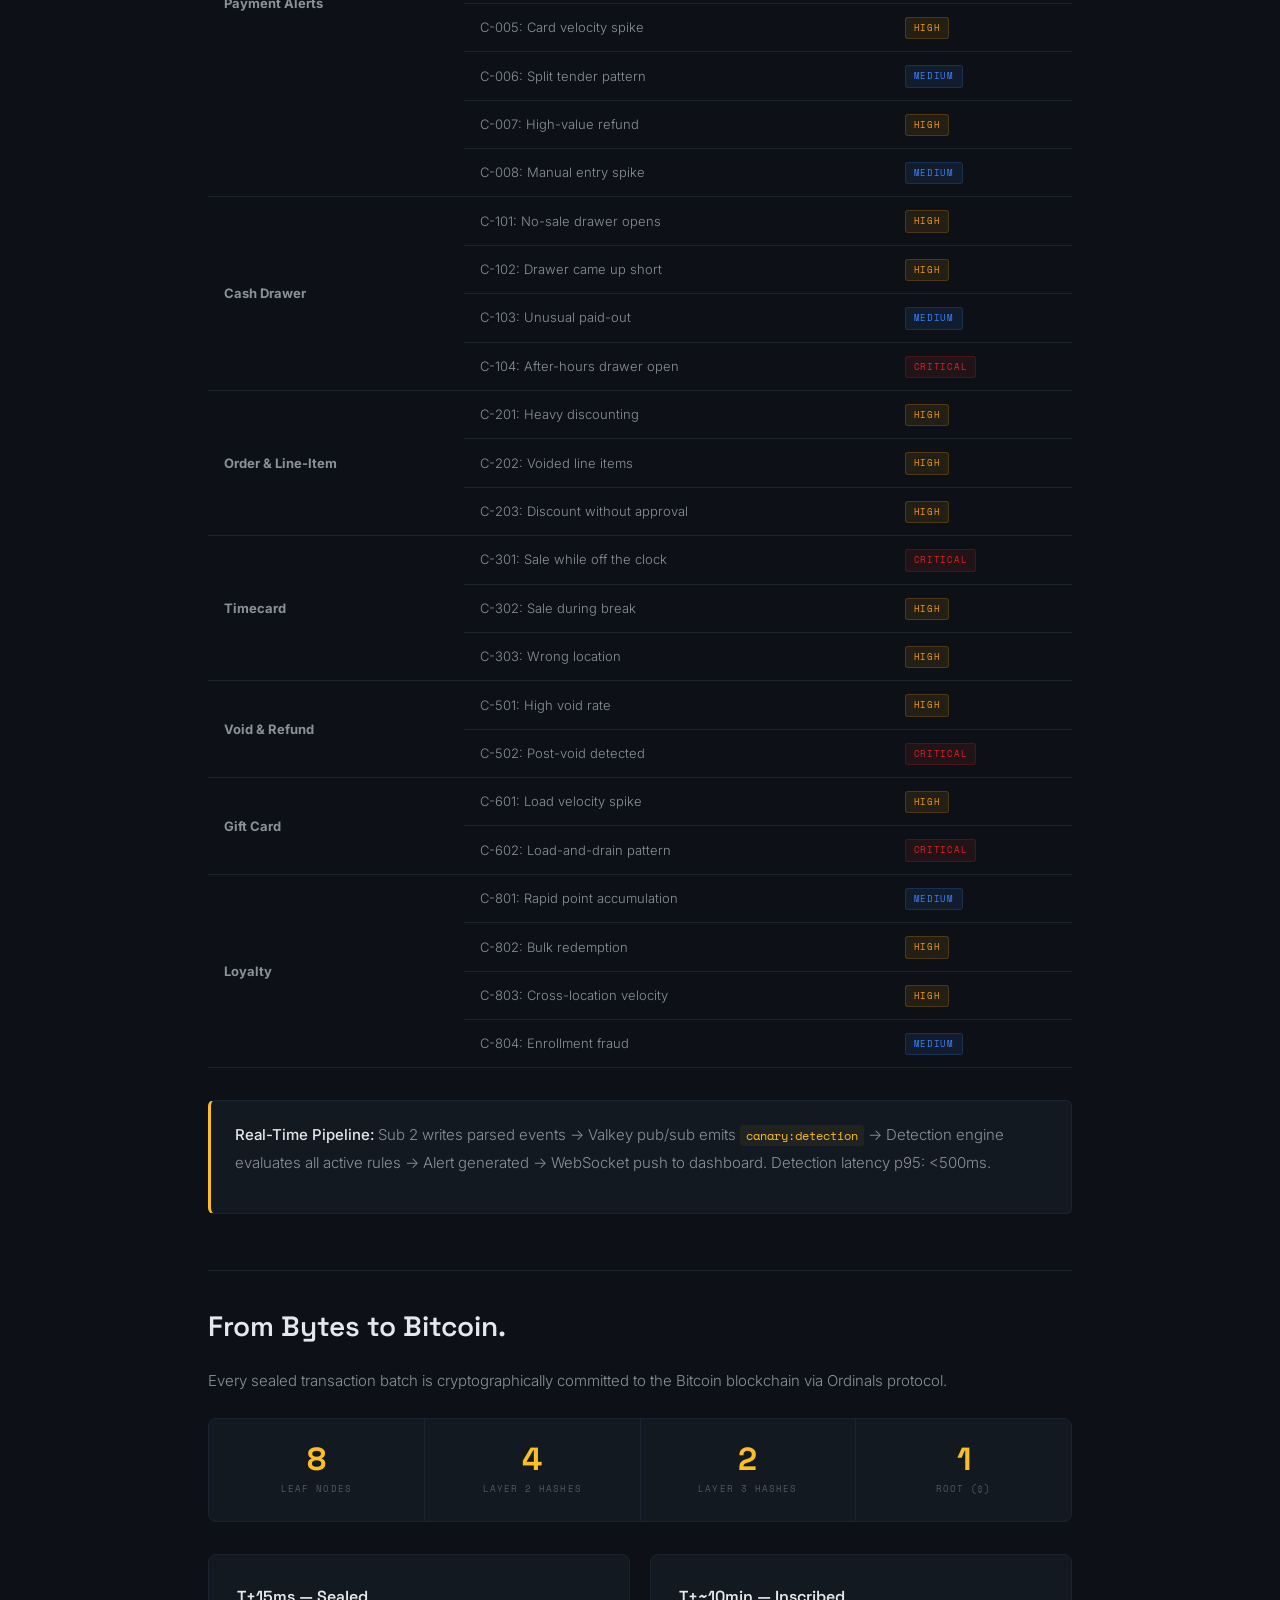
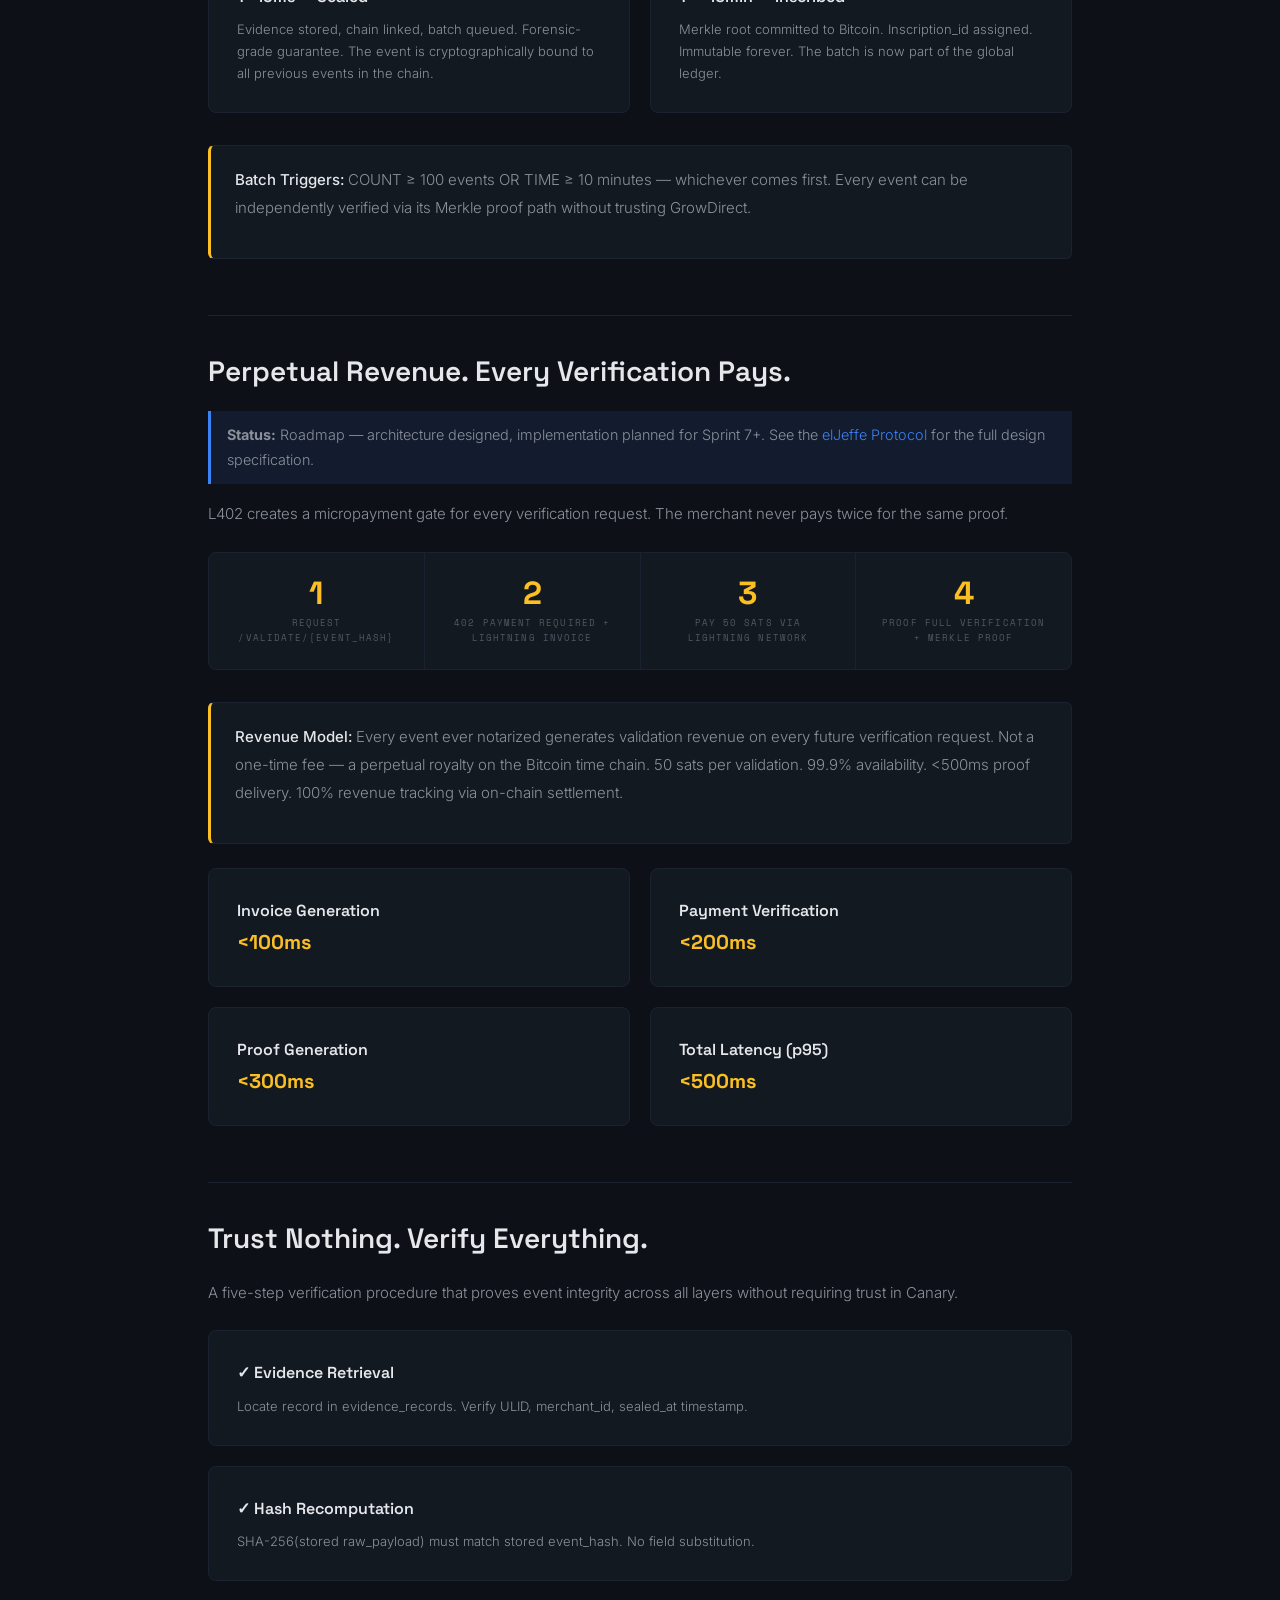
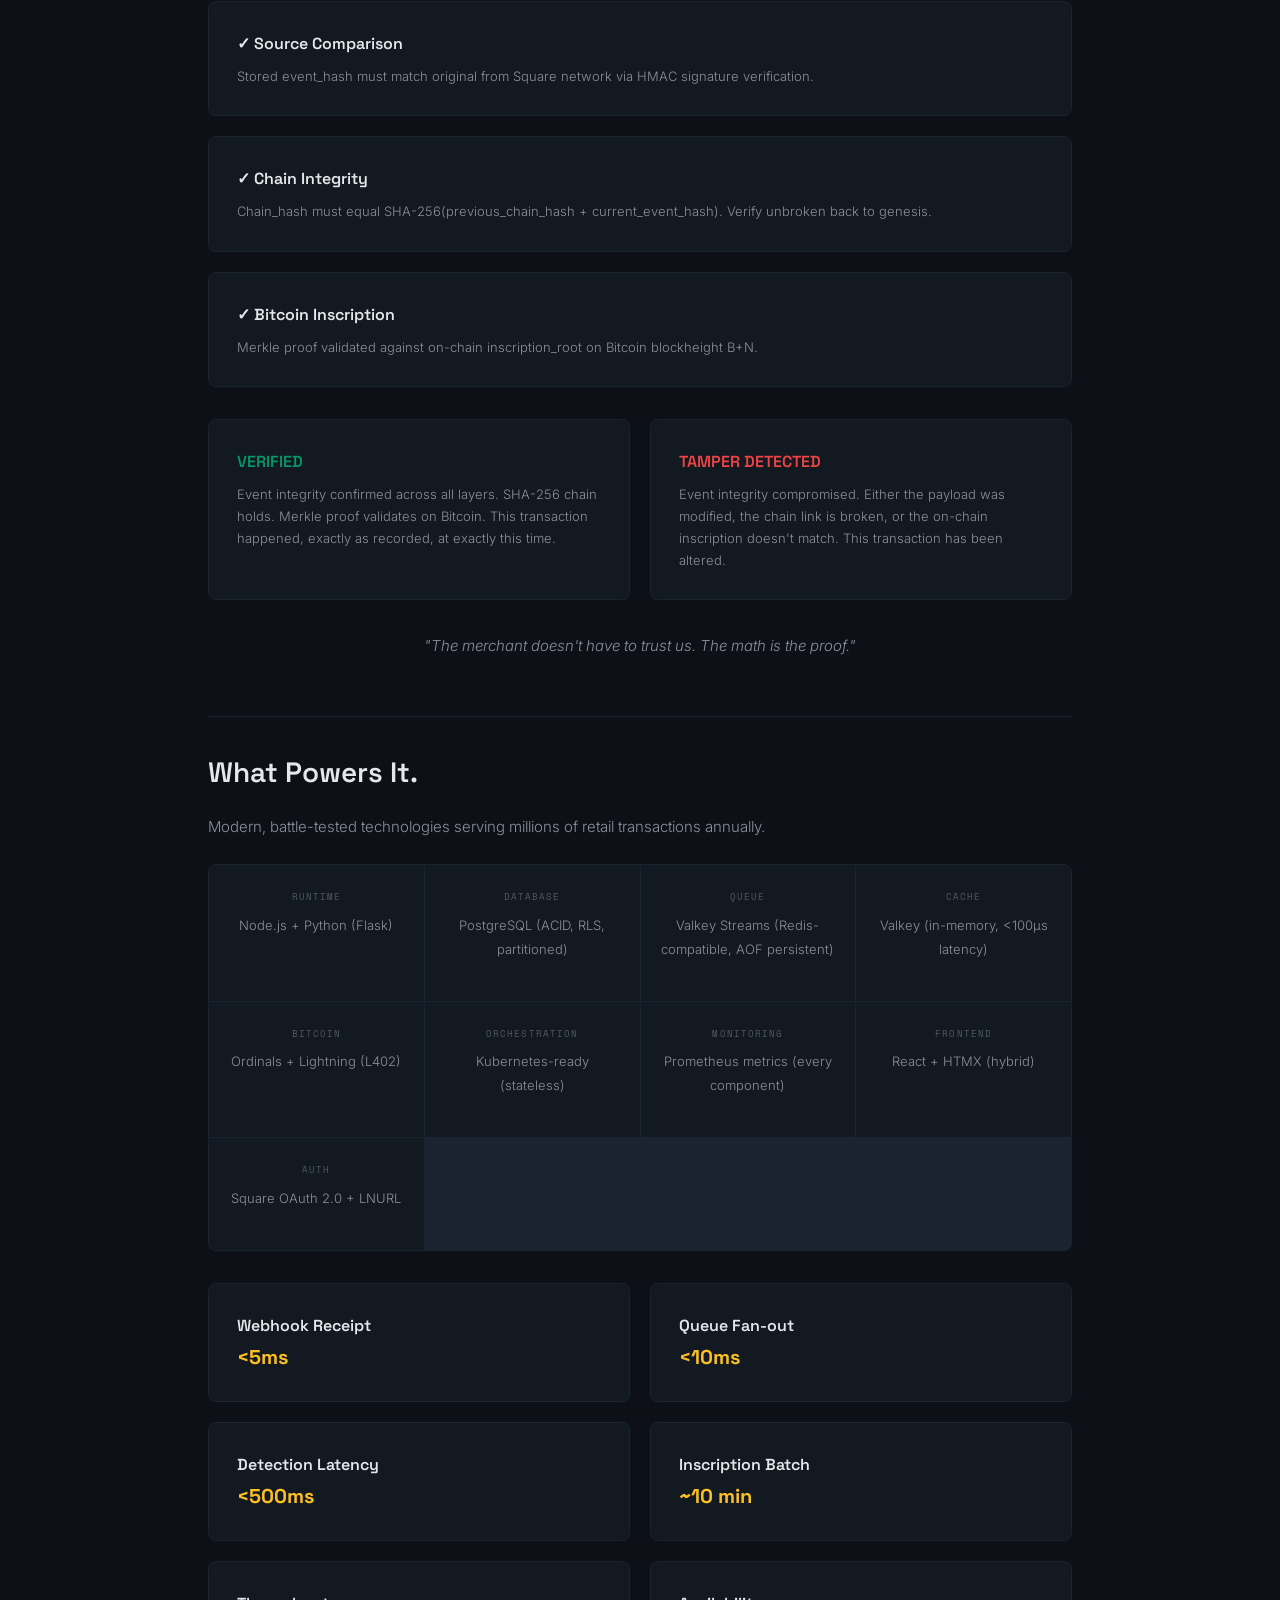
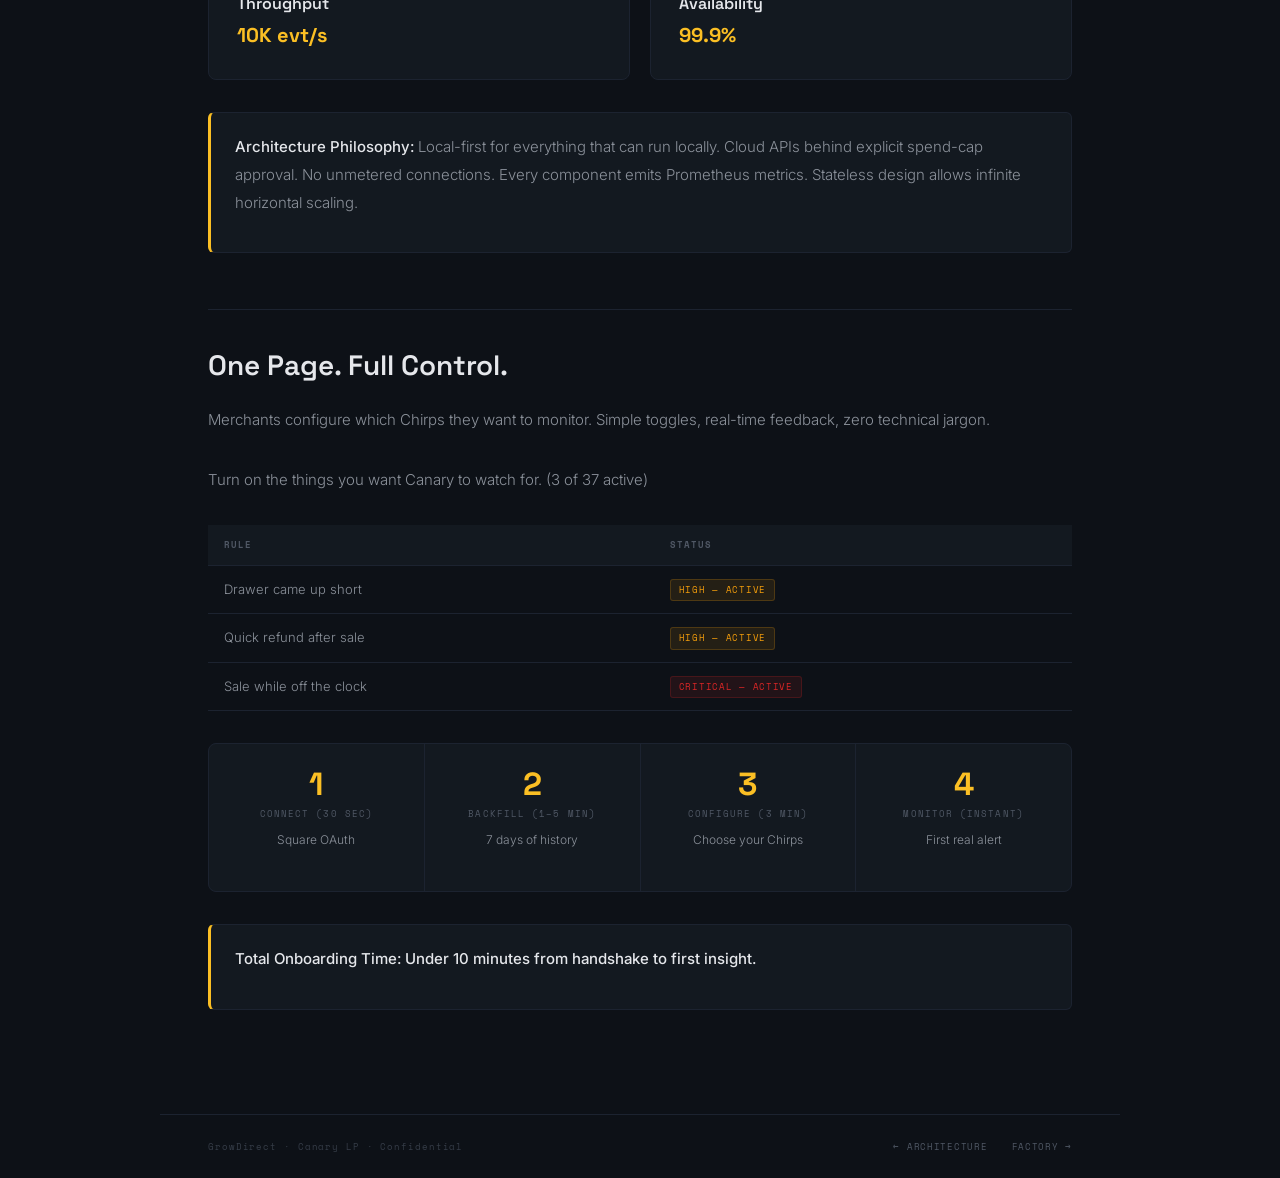
<file: docs/canary-technical-roadshow.html>
<!DOCTYPE html>
<html lang="en">
<head>
<meta charset="UTF-8">
<meta name="viewport" content="width=device-width, initial-scale=1.0">
<title>Canary Technical Roadshow — Canary Technical Library</title>
<!-- GA4 -->
<script async src="https://www.googletagmanager.com/gtag/js?id=G-ELPTR2ZLP3"></script>
<script>
  window.dataLayer = window.dataLayer || [];
  function gtag(){dataLayer.push(arguments);}
  gtag('js', new Date());
  gtag('config', 'G-ELPTR2ZLP3');
</script>
<link rel="icon" type="image/svg+xml" href="/favicon.svg">
<link rel="stylesheet" href="../css/canary-docs.css">
<link rel="stylesheet" href="../css/shared.css">
</head>
<body>

<div class="doc-nav">
  <a href="../canary/">← Canary</a>
  <a href="../">GrowDirect</a>
  <span class="doc-nav-title">Technical Roadshow</span>
</div>

<header class="doc-header">
  <div class="doc-eyebrow">Canary Technical Library</div>
  <h1>Technical Architecture Roadshow</h1>
  <p class="doc-subtitle">The complete webhook-to-inscription pipeline that powers real-time detection and permanent proof.</p>
  <div class="doc-meta">
    <span class="doc-meta-item">Version <span>1.0</span></span>
    <span class="doc-meta-item">Confidential</span>
    <span class="doc-meta-item">Patent Pending — <span>63/991,596</span></span>
  </div>
</header>

<div class="doc-content">

<!-- SECTION 01: THE PIPELINE -->
<h2>Six Nodes. One Truth.</h2>

<p>The complete webhook-to-inscription pipeline that powers real-time detection and permanent proof.</p>

<div class="card-grid">
  <div class="card">
    <h4>SOURCE</h4>
    <p>Square POS Webhooks</p>
  </div>
  <div class="card">
    <h4>GATEWAY</h4>
    <p>HMAC · SHA-256 ULID</p>
  </div>
  <div class="card">
    <h4>QUEUE</h4>
    <p>Valkey Streams 3 Consumer Groups</p>
  </div>
  <div class="card">
    <h4>SUB 1: SEAL</h4>
    <p>Evidence Store Chain Hash</p>
  </div>
  <div class="card">
    <h4>SUB 2: PARSE</h4>
    <p>CRDM Writer Detection Trigger</p>
  </div>
  <div class="card">
    <h4>SUB 3: INSCRIBE</h4>
    <p>Merkle Batch Bitcoin Ordinal</p>
  </div>
</div>

<div class="stat-grid">
  <div class="stat-cell">
    <div class="stat-num">T+0ms</div>
    <div class="stat-label">Received</div>
  </div>
  <div class="stat-cell">
    <div class="stat-num">T+5ms</div>
    <div class="stat-label">Queued</div>
  </div>
  <div class="stat-cell">
    <div class="stat-num">T+15ms</div>
    <div class="stat-label">Sealed+Parsed</div>
  </div>
  <div class="stat-cell">
    <div class="stat-num">T+~10min</div>
    <div class="stat-label">Inscribed</div>
  </div>
</div>

<div class="callout">
  <p><strong>Performance Guarantee:</strong> Receipt (T+0) through gateway validation (T+5ms) is synchronous. Queue fan-out to three subscribers completes in &lt;15ms. Merkle batch inscribes to Bitcoin approximately every 10 minutes or after 100 events, whichever comes first.</p>
</div>

<!-- SECTION 02: TRIPLE SUBSCRIBER PATTERN -->
<h2>Three Paths. Zero Dependencies.</h2>

<p>Each subscriber has its own consumer group, independent failure handling, and distinct purpose in the detection chain.</p>

<div class="card-grid">
  <div class="card">
    <h4>Sub 1: Hash & Seal</h4>
    <p><strong>Purpose:</strong> INSERT-only evidence store with chain hash linking. Every record cryptographically proves the previous one was untouched.</p>
    <p style="margin-top: 1rem; font-size: 0.85rem;"><code>canary_sales.evidence_records</code></p>
    <p style="margin-top: 0.5rem; color: var(--text2); font-size: 0.85rem;">The forensic foundation</p>
  </div>

  <div class="card">
    <h4>Sub 2: Parse & Route</h4>
    <p><strong>Purpose:</strong> Structured CRDM writer. Routes 10+ event types to relational tables. Emits detection notifications in real time.</p>
    <p style="margin-top: 1rem; font-size: 0.85rem;">Mutable, replayable from Sub 1</p>
    <p style="margin-top: 0.5rem; color: var(--text2); font-size: 0.85rem;">The operational intelligence layer</p>
  </div>

  <div class="card">
    <h4>Sub 3: Merkle & Inscribe</h4>
    <p><strong>Purpose:</strong> Batches events by count (100) or time (10 min). Builds Merkle tree. Inscribes root to Bitcoin Ordinal.</p>
    <p style="margin-top: 1rem; font-size: 0.85rem;">Two-phase: Sealed + Inscribed</p>
    <p style="margin-top: 0.5rem; color: var(--text2); font-size: 0.85rem;">The permanence layer</p>
  </div>
</div>

<div class="callout">
  <p><strong>Fault Tolerance:</strong> If Sub 2 (Parse) fails, Sub 1 (Seal) still captures the raw event. Sub 3 (Inscribe) batches independently. Dead letter queue retries failed messages up to 5 times. At-least-once delivery guaranteed. Each subscriber fails independently.</p>
</div>

<!-- SECTION 03: EVIDENCE ARCHITECTURE -->
<h2>Write Once. Prove Forever.</h2>

<p>The evidence_records table is the permanent, tamper-evident ledger of every transaction.</p>

<p style="text-align: center; margin: 2rem 0; color: var(--text2); font-style: italic;">Record 1 → Record 2 → Record 3 → Record 4 → Record 5</p>

<p style="text-align: center; margin: 2rem 0; color: var(--text2);">Each record's chain_hash proves the integrity of the entire chain up to that point.</p>

<div class="code-block">evidence_records
├── event_id        ULID (time-sortable)
├── merchant_id     TEXT
├── event_hash      SHA-256(raw payload)
├── chain_hash      SHA-256(prev_chain + current_hash)
├── raw_payload     Verbatim JSON (never transformed)
├── sealed_at       TIMESTAMPTZ
└── CONSTRAINT      INSERT only — NO UPDATE, NO DELETE</div>

<p style="text-align: center; margin: 2rem 0; font-size: 15px; font-style: italic; color: var(--text2);">"The record cannot be changed because the next record proves what the previous one contained."</p>

<div class="callout">
  <p><strong>Schema Guarantee:</strong> PostgreSQL enforces INSERT-only via role-level permissions. No UPDATE or DELETE allowed at the database level. Audit triggers log every access attempt. Hash chain verification runs hourly to detect tampering within minutes.</p>
</div>

<!-- SECTION 04: DETECTION ENGINE -->
<h2>37 Rules. 10 Categories. Real-Time.</h2>

<p>All Chirp detection rules organized by risk domain. Each rule is independently configurable by the merchant.</p>

<table class="doc-table">
  <thead>
    <tr>
      <th>Category</th>
      <th>Rule</th>
      <th>Severity</th>
    </tr>
  </thead>
  <tbody>
    <tr>
      <td rowspan="8"><strong>Payment Alerts</strong></td>
      <td>C-001: Quick refund after sale</td>
      <td><span class="sev high">HIGH</span></td>
    </tr>
    <tr>
      <td>C-002: Excessive refund rate</td>
      <td><span class="sev high">HIGH</span></td>
    </tr>
    <tr>
      <td>C-003: Round-dollar pattern</td>
      <td><span class="sev medium">MEDIUM</span></td>
    </tr>
    <tr>
      <td>C-004: After-hours transaction</td>
      <td><span class="sev medium">MEDIUM</span></td>
    </tr>
    <tr>
      <td>C-005: Card velocity spike</td>
      <td><span class="sev high">HIGH</span></td>
    </tr>
    <tr>
      <td>C-006: Split tender pattern</td>
      <td><span class="sev medium">MEDIUM</span></td>
    </tr>
    <tr>
      <td>C-007: High-value refund</td>
      <td><span class="sev high">HIGH</span></td>
    </tr>
    <tr>
      <td>C-008: Manual entry spike</td>
      <td><span class="sev medium">MEDIUM</span></td>
    </tr>
    <tr>
      <td rowspan="4"><strong>Cash Drawer</strong></td>
      <td>C-101: No-sale drawer opens</td>
      <td><span class="sev high">HIGH</span></td>
    </tr>
    <tr>
      <td>C-102: Drawer came up short</td>
      <td><span class="sev high">HIGH</span></td>
    </tr>
    <tr>
      <td>C-103: Unusual paid-out</td>
      <td><span class="sev medium">MEDIUM</span></td>
    </tr>
    <tr>
      <td>C-104: After-hours drawer open</td>
      <td><span class="sev critical">CRITICAL</span></td>
    </tr>
    <tr>
      <td rowspan="3"><strong>Order & Line-Item</strong></td>
      <td>C-201: Heavy discounting</td>
      <td><span class="sev high">HIGH</span></td>
    </tr>
    <tr>
      <td>C-202: Voided line items</td>
      <td><span class="sev high">HIGH</span></td>
    </tr>
    <tr>
      <td>C-203: Discount without approval</td>
      <td><span class="sev high">HIGH</span></td>
    </tr>
    <tr>
      <td rowspan="3"><strong>Timecard</strong></td>
      <td>C-301: Sale while off the clock</td>
      <td><span class="sev critical">CRITICAL</span></td>
    </tr>
    <tr>
      <td>C-302: Sale during break</td>
      <td><span class="sev high">HIGH</span></td>
    </tr>
    <tr>
      <td>C-303: Wrong location</td>
      <td><span class="sev high">HIGH</span></td>
    </tr>
    <tr>
      <td rowspan="2"><strong>Void & Refund</strong></td>
      <td>C-501: High void rate</td>
      <td><span class="sev high">HIGH</span></td>
    </tr>
    <tr>
      <td>C-502: Post-void detected</td>
      <td><span class="sev critical">CRITICAL</span></td>
    </tr>
    <tr>
      <td rowspan="2"><strong>Gift Card</strong></td>
      <td>C-601: Load velocity spike</td>
      <td><span class="sev high">HIGH</span></td>
    </tr>
    <tr>
      <td>C-602: Load-and-drain pattern</td>
      <td><span class="sev critical">CRITICAL</span></td>
    </tr>
    <tr>
      <td rowspan="4"><strong>Loyalty</strong></td>
      <td>C-801: Rapid point accumulation</td>
      <td><span class="sev medium">MEDIUM</span></td>
    </tr>
    <tr>
      <td>C-802: Bulk redemption</td>
      <td><span class="sev high">HIGH</span></td>
    </tr>
    <tr>
      <td>C-803: Cross-location velocity</td>
      <td><span class="sev high">HIGH</span></td>
    </tr>
    <tr>
      <td>C-804: Enrollment fraud</td>
      <td><span class="sev medium">MEDIUM</span></td>
    </tr>
  </tbody>
</table>

<div class="callout">
  <p><strong>Real-Time Pipeline:</strong> Sub 2 writes parsed events → Valkey pub/sub emits <code>canary:detection</code> → Detection engine evaluates all active rules → Alert generated → WebSocket push to dashboard. Detection latency p95: &lt;500ms.</p>
</div>

<!-- SECTION 05: INSCRIPTION ENGINE -->
<h2>From Bytes to Bitcoin.</h2>

<p>Every sealed transaction batch is cryptographically committed to the Bitcoin blockchain via Ordinals protocol.</p>

<div class="stat-grid">
  <div class="stat-cell">
    <div class="stat-num">8</div>
    <div class="stat-label">Leaf Nodes</div>
  </div>
  <div class="stat-cell">
    <div class="stat-num">4</div>
    <div class="stat-label">Layer 2 Hashes</div>
  </div>
  <div class="stat-cell">
    <div class="stat-num">2</div>
    <div class="stat-label">Layer 3 Hashes</div>
  </div>
  <div class="stat-cell">
    <div class="stat-num">1</div>
    <div class="stat-label">Root (₿)</div>
  </div>
</div>

<div class="card-grid">
  <div class="card">
    <h4>T+15ms — Sealed</h4>
    <p>Evidence stored, chain linked, batch queued. Forensic-grade guarantee. The event is cryptographically bound to all previous events in the chain.</p>
  </div>
  <div class="card">
    <h4>T+~10min — Inscribed</h4>
    <p>Merkle root committed to Bitcoin. Inscription_id assigned. Immutable forever. The batch is now part of the global ledger.</p>
  </div>
</div>

<div class="callout">
  <p><strong>Batch Triggers:</strong> COUNT ≥ 100 events OR TIME ≥ 10 minutes — whichever comes first. Every event can be independently verified via its Merkle proof path without trusting GrowDirect.</p>
</div>

<!-- SECTION 06: VALIDATION LAYER (L402) -->
<h2>Perpetual Revenue. Every Verification Pays.</h2>

<div style="background:rgba(59,130,246,0.1);border-left:3px solid var(--blue,#3B82F6);padding:12px 16px;margin:16px 0;font-size:0.9rem;color:#8B919A;">
  <strong>Status:</strong> Roadmap — architecture designed, implementation planned for Sprint 7+. See the <a href="canary-eljeffe-protocol.html" style="color:#3B82F6;">elJeffe Protocol</a> for the full design specification.
</div>

<p>L402 creates a micropayment gate for every verification request. The merchant never pays twice for the same proof.</p>

<div class="stat-grid">
  <div class="stat-cell">
    <div class="stat-num">1</div>
    <div class="stat-label">REQUEST /validate/{event_hash}</div>
  </div>
  <div class="stat-cell">
    <div class="stat-num">2</div>
    <div class="stat-label">402 Payment Required + Lightning Invoice</div>
  </div>
  <div class="stat-cell">
    <div class="stat-num">3</div>
    <div class="stat-label">PAY 50 sats via Lightning Network</div>
  </div>
  <div class="stat-cell">
    <div class="stat-num">4</div>
    <div class="stat-label">PROOF Full verification + Merkle proof</div>
  </div>
</div>

<div class="callout" style="border-left-color: var(--canary);">
  <p><strong>Revenue Model:</strong> Every event ever notarized generates validation revenue on every future verification request. Not a one-time fee — a perpetual royalty on the Bitcoin time chain. 50 sats per validation. 99.9% availability. &lt;500ms proof delivery. 100% revenue tracking via on-chain settlement.</p>
</div>

<div class="card-grid">
  <div class="card">
    <h4>Invoice Generation</h4>
    <div class="stat-num" style="font-size: 20px; margin-bottom: 6px;">&lt;100ms</div>
  </div>
  <div class="card">
    <h4>Payment Verification</h4>
    <div class="stat-num" style="font-size: 20px; margin-bottom: 6px;">&lt;200ms</div>
  </div>
  <div class="card">
    <h4>Proof Generation</h4>
    <div class="stat-num" style="font-size: 20px; margin-bottom: 6px;">&lt;300ms</div>
  </div>
  <div class="card">
    <h4>Total Latency (p95)</h4>
    <div class="stat-num" style="font-size: 20px; margin-bottom: 6px;">&lt;500ms</div>
  </div>
</div>

<!-- SECTION 07: BILATERAL VERIFICATION -->
<h2>Trust Nothing. Verify Everything.</h2>

<p>A five-step verification procedure that proves event integrity across all layers without requiring trust in Canary.</p>

<div class="card-grid" style="grid-template-columns: 1fr;">
  <div class="card">
    <h4>✓ Evidence Retrieval</h4>
    <p>Locate record in evidence_records. Verify ULID, merchant_id, sealed_at timestamp.</p>
  </div>
  <div class="card">
    <h4>✓ Hash Recomputation</h4>
    <p>SHA-256(stored raw_payload) must match stored event_hash. No field substitution.</p>
  </div>
  <div class="card">
    <h4>✓ Source Comparison</h4>
    <p>Stored event_hash must match original from Square network via HMAC signature verification.</p>
  </div>
  <div class="card">
    <h4>✓ Chain Integrity</h4>
    <p>Chain_hash must equal SHA-256(previous_chain_hash + current_event_hash). Verify unbroken back to genesis.</p>
  </div>
  <div class="card">
    <h4>✓ Bitcoin Inscription</h4>
    <p>Merkle proof validated against on-chain inscription_root on Bitcoin blockheight B+N.</p>
  </div>
</div>

<div class="card-grid">
  <div class="card">
    <h4 style="color: var(--green);">VERIFIED</h4>
    <p>Event integrity confirmed across all layers. SHA-256 chain holds. Merkle proof validates on Bitcoin. This transaction happened, exactly as recorded, at exactly this time.</p>
  </div>
  <div class="card">
    <h4 style="color: var(--red);">TAMPER DETECTED</h4>
    <p>Event integrity compromised. Either the payload was modified, the chain link is broken, or the on-chain inscription doesn't match. This transaction has been altered.</p>
  </div>
</div>

<p style="text-align: center; margin: 2rem 0; font-size: 15px; font-style: italic; color: var(--text2);">"The merchant doesn't have to trust us. The math is the proof."</p>

<!-- SECTION 08: THE STACK -->
<h2>What Powers It.</h2>

<p>Modern, battle-tested technologies serving millions of retail transactions annually.</p>

<div class="stat-grid">
  <div class="stat-cell">
    <div class="stat-label">Runtime</div>
    <p style="margin-top: 8px; font-size: 13px; color: var(--text2);">Node.js + Python (Flask)</p>
  </div>
  <div class="stat-cell">
    <div class="stat-label">Database</div>
    <p style="margin-top: 8px; font-size: 13px; color: var(--text2);">PostgreSQL (ACID, RLS, partitioned)</p>
  </div>
  <div class="stat-cell">
    <div class="stat-label">Queue</div>
    <p style="margin-top: 8px; font-size: 13px; color: var(--text2);">Valkey Streams (Redis-compatible, AOF persistent)</p>
  </div>
  <div class="stat-cell">
    <div class="stat-label">Cache</div>
    <p style="margin-top: 8px; font-size: 13px; color: var(--text2);">Valkey (in-memory, &lt;100μs latency)</p>
  </div>
  <div class="stat-cell">
    <div class="stat-label">Bitcoin</div>
    <p style="margin-top: 8px; font-size: 13px; color: var(--text2);">Ordinals + Lightning (L402)</p>
  </div>
  <div class="stat-cell">
    <div class="stat-label">Orchestration</div>
    <p style="margin-top: 8px; font-size: 13px; color: var(--text2);">Kubernetes-ready (stateless)</p>
  </div>
  <div class="stat-cell">
    <div class="stat-label">Monitoring</div>
    <p style="margin-top: 8px; font-size: 13px; color: var(--text2);">Prometheus metrics (every component)</p>
  </div>
  <div class="stat-cell">
    <div class="stat-label">Frontend</div>
    <p style="margin-top: 8px; font-size: 13px; color: var(--text2);">React + HTMX (hybrid)</p>
  </div>
  <div class="stat-cell">
    <div class="stat-label">Auth</div>
    <p style="margin-top: 8px; font-size: 13px; color: var(--text2);">Square OAuth 2.0 + LNURL</p>
  </div>
</div>

<div class="card-grid">
  <div class="card">
    <h4>Webhook Receipt</h4>
    <div class="stat-num" style="font-size: 20px; margin-bottom: 6px;">&lt;5ms</div>
  </div>
  <div class="card">
    <h4>Queue Fan-out</h4>
    <div class="stat-num" style="font-size: 20px; margin-bottom: 6px;">&lt;10ms</div>
  </div>
  <div class="card">
    <h4>Detection Latency</h4>
    <div class="stat-num" style="font-size: 20px; margin-bottom: 6px;">&lt;500ms</div>
  </div>
  <div class="card">
    <h4>Inscription Batch</h4>
    <div class="stat-num" style="font-size: 20px; margin-bottom: 6px;">~10 min</div>
  </div>
  <div class="card">
    <h4>Throughput</h4>
    <div class="stat-num" style="font-size: 20px; margin-bottom: 6px;">10K evt/s</div>
  </div>
  <div class="card">
    <h4>Availability</h4>
    <div class="stat-num" style="font-size: 20px; margin-bottom: 6px;">99.9%</div>
  </div>
</div>

<div class="callout">
  <p><strong>Architecture Philosophy:</strong> Local-first for everything that can run locally. Cloud APIs behind explicit spend-cap approval. No unmetered connections. Every component emits Prometheus metrics. Stateless design allows infinite horizontal scaling.</p>
</div>

<!-- SECTION 09: MERCHANT EXPERIENCE -->
<h2>One Page. Full Control.</h2>

<p>Merchants configure which Chirps they want to monitor. Simple toggles, real-time feedback, zero technical jargon.</p>

<p style="margin: 2rem 0; color: var(--text2);">Turn on the things you want Canary to watch for. (3 of 37 active)</p>

<table class="doc-table">
  <thead>
    <tr>
      <th>Rule</th>
      <th>Status</th>
    </tr>
  </thead>
  <tbody>
    <tr>
      <td>Drawer came up short</td>
      <td><span class="sev high">HIGH — ACTIVE</span></td>
    </tr>
    <tr>
      <td>Quick refund after sale</td>
      <td><span class="sev high">HIGH — ACTIVE</span></td>
    </tr>
    <tr>
      <td>Sale while off the clock</td>
      <td><span class="sev critical">CRITICAL — ACTIVE</span></td>
    </tr>
  </tbody>
</table>

<div class="stat-grid">
  <div class="stat-cell">
    <div class="stat-num">1</div>
    <div class="stat-label">Connect (30 sec)</div>
    <p style="margin-top: 8px; font-size: 12px; color: var(--text2);">Square OAuth</p>
  </div>
  <div class="stat-cell">
    <div class="stat-num">2</div>
    <div class="stat-label">Backfill (1–5 min)</div>
    <p style="margin-top: 8px; font-size: 12px; color: var(--text2);">7 days of history</p>
  </div>
  <div class="stat-cell">
    <div class="stat-num">3</div>
    <div class="stat-label">Configure (3 min)</div>
    <p style="margin-top: 8px; font-size: 12px; color: var(--text2);">Choose your Chirps</p>
  </div>
  <div class="stat-cell">
    <div class="stat-num">4</div>
    <div class="stat-label">Monitor (Instant)</div>
    <p style="margin-top: 8px; font-size: 12px; color: var(--text2);">First real alert</p>
  </div>
</div>

<div class="callout">
  <p><strong>Total Onboarding Time: Under 10 minutes from handshake to first insight.</strong></p>
</div>

</div>

<footer class="doc-footer">
  <div class="doc-footer-left">GrowDirect · Canary LP · Confidential</div>
  <div class="doc-footer-nav">
    <a href="canary-platform-architecture.html">← Architecture</a>
    <a href="canary-factory-process.html">Factory →</a>
  </div>
</footer>
<script src="../js/main.js"></script>

</body>
</html>
</file>
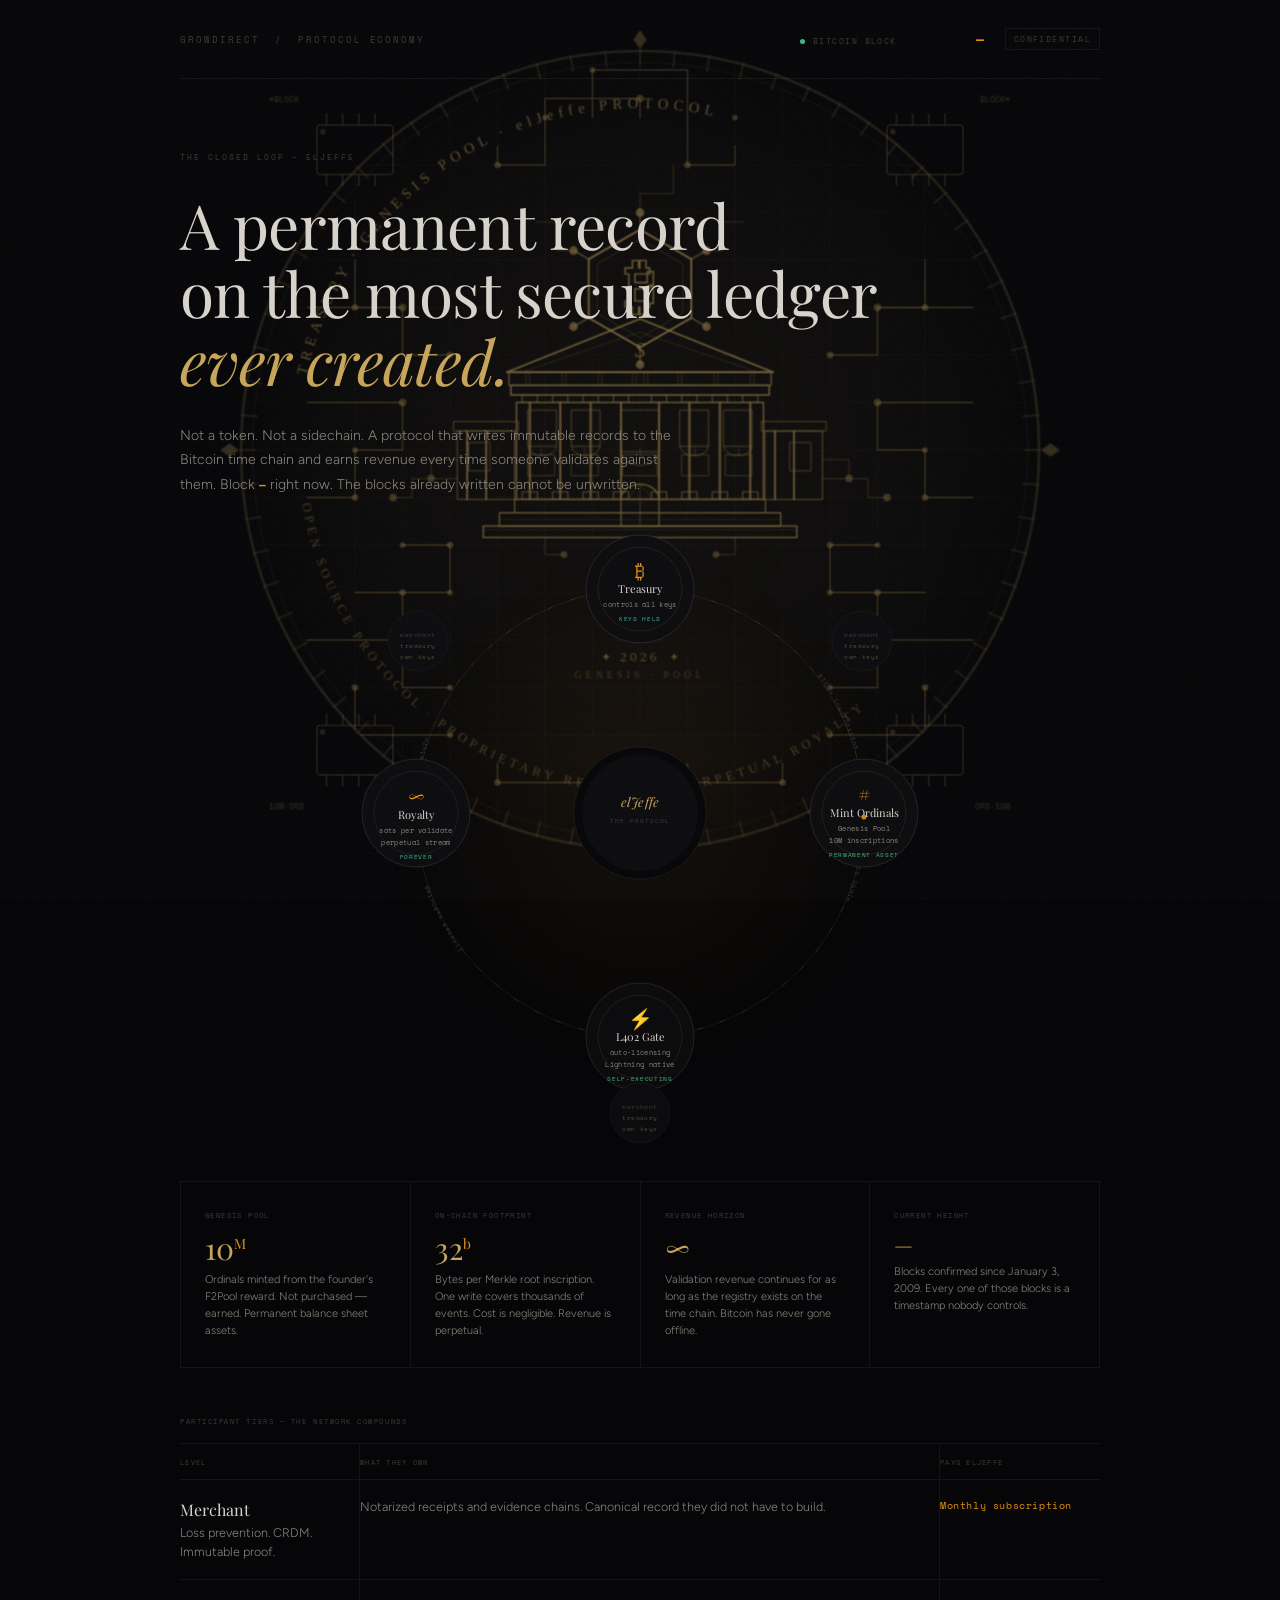
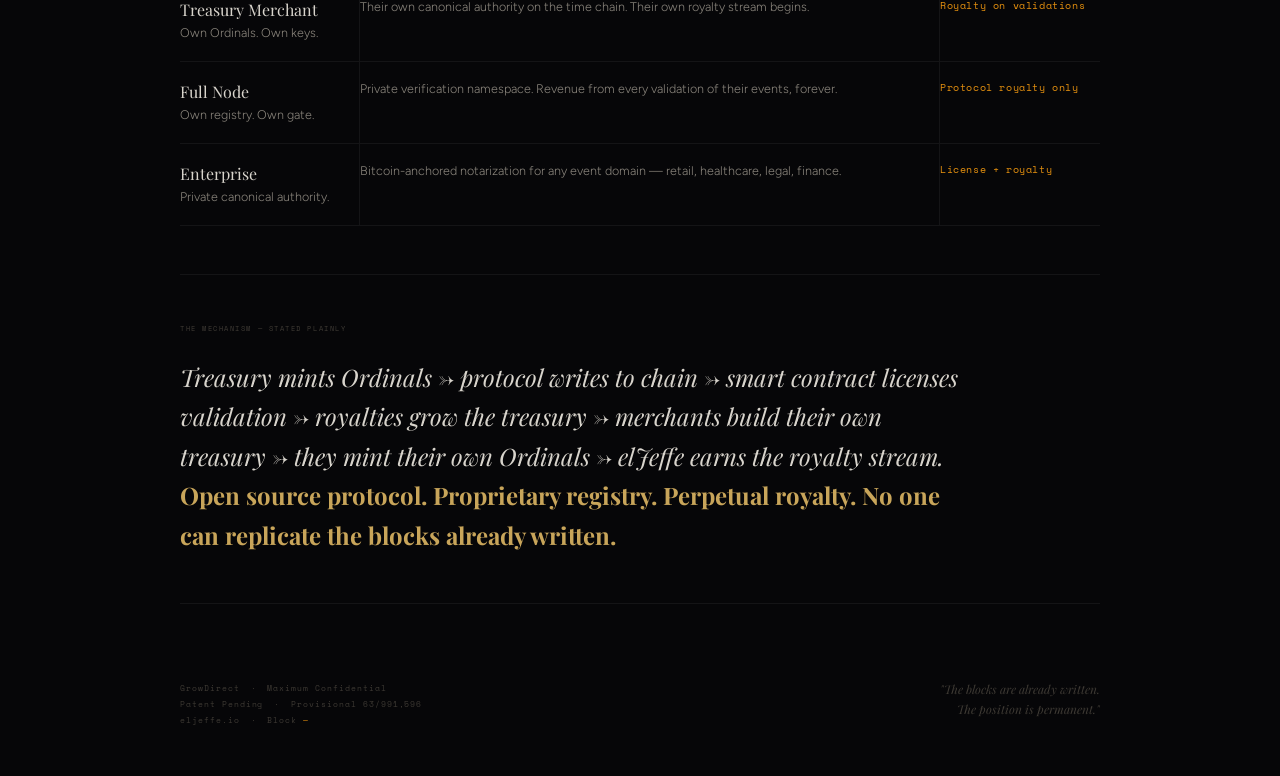
<file: investor/eljeffe.html>
<!DOCTYPE html>
<html lang="en">
<head>
<meta charset="UTF-8">
<meta name="viewport" content="width=device-width, initial-scale=1.0">
<title>The Closed Loop — elJeffe</title>
<meta property="og:title" content="elJeffe Protocol — Orbital Diagram">
<meta property="og:description" content="Interactive visualization of the elJeffe closed-loop protocol.">
<meta property="og:type" content="website">
<meta property="og:url" content="https://growdirect.io/investor/eljeffe.html">
<meta name="twitter:card" content="summary">
<meta name="twitter:title" content="elJeffe Protocol — Orbital Diagram">
<meta name="twitter:description" content="Interactive visualization of the elJeffe closed-loop protocol.">
<!-- GA4 -->
<script async src="https://www.googletagmanager.com/gtag/js?id=G-ELPTR2ZLP3"></script>
<script>
  window.dataLayer = window.dataLayer || [];
  function gtag(){dataLayer.push(arguments);}
  gtag('js', new Date());
  gtag('config', 'G-ELPTR2ZLP3');
</script>
<link rel="icon" type="image/svg+xml" href="/favicon.svg">
<style>
  @import url('https://fonts.googleapis.com/css2?family=Playfair+Display:ital,wght@0,400;0,500;1,400;1,500&family=Space+Mono:wght@400;700&family=Figtree:wght@300;400&display=swap');

  :root {
    --btc:      #E8920F;
    --btc-dim:  rgba(232,146,15,0.12);
    --btc-mid:  rgba(232,146,15,0.35);
    --gold:     #C8A55A;
    --gold-dim: rgba(200,165,90,0.18);
    --green:    #3DB884;
    --green-dim:rgba(61,184,132,0.15);
    --bg:       #060608;
    --bg2:      #0C0C0F;
    --bg3:      #111116;
    --line:     rgba(255,255,255,0.06);
    --line2:    rgba(255,255,255,0.10);
    --text:     #D8D4CC;
    --text2:    #8A857C;
    --text3:    #3E3A34;
  }

  *, *::before, *::after { margin: 0; padding: 0; box-sizing: border-box; }

  html { scroll-behavior: smooth; }

  body {
    background: var(--bg);
    color: var(--text);
    font-family: 'Figtree', sans-serif;
    font-weight: 300;
    min-height: 100vh;
    overflow-x: hidden;
  }

  /* Subtle noise grain */
  body::after {
    content: '';
    position: fixed;
    inset: 0;
    background-image: url("data:image/svg+xml,%3Csvg viewBox='0 0 512 512' xmlns='http://www.w3.org/2000/svg'%3E%3Cfilter id='n'%3E%3CfeTurbulence type='fractalNoise' baseFrequency='0.8' numOctaves='4' stitchTiles='stitch'/%3E%3C/filter%3E%3Crect width='100%25' height='100%25' filter='url(%23n)' opacity='0.028'/%3E%3C/svg%3E");
    pointer-events: none;
    z-index: 9999;
  }


  /* ─── TREASURY EMBOSS BACKGROUND ─── */
  .emboss-bg {
    position: fixed;
    top: 50%;
    left: 50%;
    transform: translate(-50%, -50%);
    width: min(95vw, 95vh);
    height: min(95vw, 95vh);
    pointer-events: none;
    z-index: 0;
    mix-blend-mode: screen;
    opacity: 0.82;
  }

  /* ─── LAYOUT ─── */
  .page {
    max-width: 1000px;
    margin: 0 auto;
    padding: 0 40px;
  }

  /* ─── TOP BAR ─── */
  .topbar {
    display: flex;
    align-items: center;
    justify-content: space-between;
    padding: 28px 0;
    border-bottom: 1px solid var(--line);
    animation: fadeIn 0.6s ease both;
  }

  .topbar-left {
    font-family: 'Space Mono', monospace;
    font-size: 9px;
    letter-spacing: 0.22em;
    text-transform: uppercase;
    color: var(--text3);
  }

  .topbar-right {
    display: flex;
    align-items: center;
    gap: 20px;
  }

  /* Live block ticker — integrated, not a badge */
  .block-ticker {
    display: flex;
    align-items: baseline;
    gap: 8px;
  }

  .block-ticker-label {
    font-family: 'Space Mono', monospace;
    font-size: 8px;
    letter-spacing: 0.18em;
    text-transform: uppercase;
    color: var(--text3);
  }

  .block-ticker-value {
    font-family: 'Space Mono', monospace;
    font-size: 13px;
    font-weight: 700;
    color: var(--btc);
    letter-spacing: 0.04em;
    min-width: 80px;
    text-align: right;
  }

  .block-ticker-dot {
    width: 5px;
    height: 5px;
    border-radius: 50%;
    background: var(--green);
    animation: breathe 2.5s ease-in-out infinite;
    flex-shrink: 0;
  }

  .topbar-confidential {
    font-family: 'Space Mono', monospace;
    font-size: 8px;
    letter-spacing: 0.18em;
    text-transform: uppercase;
    color: var(--text3);
    border: 1px solid var(--line);
    padding: 4px 8px;
  }

  /* ─── HEADLINE SECTION ─── */
  .hero {
    padding: 72px 0 56px;
    animation: riseIn 0.9s 0.1s ease both;
  }

  .hero-eyebrow {
    font-family: 'Space Mono', monospace;
    font-size: 8px;
    letter-spacing: 0.25em;
    text-transform: uppercase;
    color: var(--text3);
    margin-bottom: 28px;
  }

  .hero-headline {
    font-family: 'Playfair Display', serif;
    font-weight: 400;
    font-size: clamp(38px, 5.5vw, 62px);
    line-height: 1.1;
    letter-spacing: -0.01em;
    color: var(--text);
    margin-bottom: 28px;
    max-width: 700px;
  }

  .hero-headline em {
    font-style: italic;
    color: var(--gold);
  }

  .hero-body {
    font-size: 14px;
    line-height: 1.75;
    color: var(--text2);
    max-width: 500px;
  }

  /* Inline block height in hero copy */
  .inline-block {
    color: var(--btc);
    font-family: 'Space Mono', monospace;
    font-size: 11px;
    font-weight: 700;
    letter-spacing: 0.04em;
  }

  /* ─── DIAGRAM SECTION ─── */
  .diagram-section {
    padding: 20px 0 0;
    animation: riseIn 0.9s 0.25s ease both;
  }

  .diagram-wrap {
    position: relative;
    width: 100%;
    display: flex;
    justify-content: center;
  }

  .loop-svg {
    width: 100%;
    max-width: 680px;
    height: auto;
    overflow: visible;
  }

  /* SVG elements */
  .ring-bg {
    fill: none;
    stroke: var(--line);
    stroke-width: 1;
  }

  .ring-dash {
    fill: none;
    stroke: var(--btc);
    stroke-width: 0.8;
    stroke-dasharray: 6 18;
    opacity: 0.18;
    transform-origin: 340px 320px;
    animation: spinOrbit 28s linear infinite;
  }

  .ring-outer-dash {
    fill: none;
    stroke: var(--line);
    stroke-width: 0.5;
    stroke-dasharray: 3 14;
  }

  @keyframes spinOrbit {
    to { stroke-dashoffset: -300; }
  }

  /* Main nodes */
  .node-bg {
    fill: var(--bg2);
    stroke: var(--line2);
    stroke-width: 1;
    transition: filter 0.3s;
  }

  .node-glow {
    fill: none;
    stroke: var(--btc);
    stroke-width: 1;
    opacity: 0;
    transition: opacity 0.3s;
  }

  .node-group:hover .node-glow { opacity: 0.4; }
  .node-group:hover .node-bg { filter: brightness(1.3); }

  .node-icon {
    font-family: 'Playfair Display', serif;
    font-size: 20px;
    fill: var(--btc);
    text-anchor: middle;
    dominant-baseline: middle;
  }

  .node-name {
    font-family: 'Playfair Display', serif;
    font-size: 11px;
    font-weight: 400;
    fill: var(--text);
    text-anchor: middle;
  }

  .node-sub {
    font-family: 'Space Mono', monospace;
    font-size: 6.5px;
    fill: var(--text2);
    text-anchor: middle;
    letter-spacing: 0.05em;
  }

  .node-tag {
    font-family: 'Space Mono', monospace;
    font-size: 5.5px;
    fill: var(--green);
    text-anchor: middle;
    letter-spacing: 0.12em;
    text-transform: uppercase;
  }

  /* Arc labels */
  .arc-label {
    font-family: 'Space Mono', monospace;
    font-size: 6.5px;
    fill: var(--text3);
    letter-spacing: 0.1em;
  }

  /* Center */
  .center-ring {
    fill: var(--bg);
    stroke: var(--line);
    stroke-width: 1;
  }

  .center-inner {
    fill: var(--bg2);
    stroke: none;
  }

  .center-pulse {
    fill: none;
    stroke: var(--btc);
    stroke-width: 0.5;
    animation: centerPulse 4s ease-in-out infinite;
    transform-origin: 340px 320px;
  }

  @keyframes centerPulse {
    0%, 100% { opacity: 0; r: 52; }
    50%       { opacity: 0.25; r: 64; }
  }

  .center-wordmark {
    font-family: 'Playfair Display', serif;
    font-style: italic;
    font-size: 13px;
    fill: var(--gold);
    text-anchor: middle;
    letter-spacing: 0.02em;
  }

  .center-sub {
    font-family: 'Space Mono', monospace;
    font-size: 6px;
    fill: var(--text3);
    text-anchor: middle;
    letter-spacing: 0.18em;
    text-transform: uppercase;
  }

  /* Merchant satellite nodes */
  .satellite-bg {
    fill: var(--bg2);
    stroke: var(--line);
    stroke-width: 0.75;
  }

  .satellite-label {
    font-family: 'Space Mono', monospace;
    font-size: 6px;
    fill: var(--text3);
    text-anchor: middle;
    letter-spacing: 0.08em;
  }

  .satellite-line {
    stroke: var(--line);
    stroke-width: 0.5;
    stroke-dasharray: 3 6;
  }

  .royalty-line {
    stroke: var(--green-dim);
    stroke-width: 0.75;
    stroke-dasharray: 2 5;
    fill: none;
    opacity: 0.5;
  }

  /* Sat particles */
  .sat {
    fill: var(--btc);
    r: 2.5;
    opacity: 0;
  }

  /* Flow arrows */
  .flow-arrow { fill: var(--btc); opacity: 0.5; }

  /* ─── STATS ROW ─── */
  .stats {
    display: grid;
    grid-template-columns: repeat(4, 1fr);
    border-top: 1px solid var(--line);
    border-left: 1px solid var(--line);
    margin: 48px 0;
    animation: riseIn 0.9s 0.4s ease both;
  }

  .stat {
    padding: 28px 24px;
    border-right: 1px solid var(--line);
    border-bottom: 1px solid var(--line);
    transition: background 0.2s;
  }

  .stat:hover { background: var(--bg2); }

  .stat-label {
    font-family: 'Space Mono', monospace;
    font-size: 7px;
    letter-spacing: 0.2em;
    text-transform: uppercase;
    color: var(--text3);
    margin-bottom: 12px;
  }

  .stat-value {
    font-family: 'Playfair Display', serif;
    font-size: 30px;
    font-weight: 400;
    color: var(--gold);
    line-height: 1;
    margin-bottom: 8px;
  }

  .stat-value sup {
    font-size: 14px;
    vertical-align: super;
    color: var(--btc);
  }

  .stat-desc {
    font-size: 11px;
    line-height: 1.55;
    color: var(--text2);
  }

  /* ─── TIER TABLE ─── */
  .tier-section {
    margin: 0 0 48px;
    animation: riseIn 0.9s 0.5s ease both;
  }

  .tier-eyebrow {
    font-family: 'Space Mono', monospace;
    font-size: 7px;
    letter-spacing: 0.22em;
    text-transform: uppercase;
    color: var(--text3);
    padding-bottom: 16px;
    border-bottom: 1px solid var(--line);
    margin-bottom: 0;
  }

  .tier-row {
    display: grid;
    grid-template-columns: 180px 1fr 160px;
    border-bottom: 1px solid var(--line);
    transition: background 0.15s;
    cursor: default;
  }

  .tier-row.header-row { background: transparent; cursor: default; }

  .tier-row:not(.header-row):hover { background: var(--bg2); }

  .tier-cell {
    padding: 18px 0;
    font-size: 12.5px;
    line-height: 1.5;
    color: var(--text2);
    border-right: 1px solid var(--line);
    padding-right: 24px;
  }

  .tier-cell:last-child { border-right: none; padding-right: 0; }
  .tier-cell:first-child { padding-right: 24px; }

  .tier-cell.head {
    font-family: 'Space Mono', monospace;
    font-size: 7px;
    letter-spacing: 0.18em;
    text-transform: uppercase;
    color: var(--text3);
    padding-top: 14px;
    padding-bottom: 10px;
  }

  .tier-level {
    font-family: 'Playfair Display', serif;
    font-size: 16px;
    color: var(--text);
    display: block;
    margin-bottom: 2px;
  }

  .tier-pays {
    font-family: 'Space Mono', monospace;
    font-size: 10px;
    color: var(--btc);
    letter-spacing: 0.06em;
  }

  /* ─── NORTH STAR ─── */
  .north-star {
    border-top: 1px solid var(--line);
    border-bottom: 1px solid var(--line);
    padding: 48px 0;
    margin-bottom: 48px;
    animation: riseIn 0.9s 0.6s ease both;
  }

  .north-star-eyebrow {
    font-family: 'Space Mono', monospace;
    font-size: 7px;
    letter-spacing: 0.22em;
    text-transform: uppercase;
    color: var(--text3);
    margin-bottom: 24px;
  }

  .north-star-text {
    font-family: 'Playfair Display', serif;
    font-style: italic;
    font-size: clamp(18px, 2.5vw, 24px);
    line-height: 1.65;
    color: var(--text);
    max-width: 780px;
  }

  .north-star-text strong {
    font-style: normal;
    color: var(--gold);
  }

  /* ─── FOOTER ─── */
  .footer {
    display: flex;
    justify-content: space-between;
    align-items: flex-start;
    padding: 28px 0 48px;
    animation: riseIn 0.9s 0.7s ease both;
  }

  .footer-meta {
    font-family: 'Space Mono', monospace;
    font-size: 8px;
    letter-spacing: 0.12em;
    color: var(--text3);
    line-height: 2;
  }

  .footer-meta span {
    color: var(--btc);
  }

  .footer-quote {
    font-family: 'Playfair Display', serif;
    font-style: italic;
    font-size: 12px;
    color: var(--text3);
    text-align: right;
    max-width: 240px;
    line-height: 1.6;
  }

  /* ─── ANIMATIONS ─── */
  @keyframes fadeIn {
    from { opacity: 0; }
    to   { opacity: 1; }
  }

  @keyframes riseIn {
    from { opacity: 0; transform: translateY(14px); }
    to   { opacity: 1; transform: translateY(0); }
  }

  @keyframes breathe {
    0%, 100% { opacity: 1; box-shadow: 0 0 5px rgba(61,184,132,0.5); }
    50%       { opacity: 0.4; box-shadow: 0 0 2px rgba(61,184,132,0.2); }
  }

  /* ─── RESPONSIVE ─── */
  @media (max-width: 640px) {
    .page { padding: 0 20px; }
    .stats { grid-template-columns: 1fr 1fr; }
    .tier-row { grid-template-columns: 1fr 1fr; }
    .tier-cell:nth-child(2) { display: none; }
    .topbar-confidential { display: none; }
  }
</style>
</head>
<body>
<!-- ═══════════════════════════════════════════════════════════════
     SF MINT BITCOIN CIRCUIT TREASURY ENGRAVING
     The 1937 "Granite Lady" at 155 Hermann Street, San Francisco
     rendered as a PCB schematic / intaglio printing block.
     Distinct and visible — subordinate to the model above.
     ═══════════════════════════════════════════════════════════════ -->
<div class="emboss-bg" aria-hidden="true">
<svg viewBox="0 0 900 900" xmlns="http://www.w3.org/2000/svg" width="100%" height="100%">
<defs>
  <linearGradient id="egold" x1="0" y1="0" x2="1" y2="1">
    <stop offset="0%"   stop-color="#C8A55A" stop-opacity="0.9"/>
    <stop offset="50%"  stop-color="#E0C070" stop-opacity="1"/>
    <stop offset="100%" stop-color="#A07830" stop-opacity="0.8"/>
  </linearGradient>
  <clipPath id="outerClip">
    <circle cx="450" cy="450" r="420"/>
  </clipPath>
  <!-- Subtle radial vignette — fades toward edge -->
  <radialGradient id="vignette" cx="50%" cy="50%" r="50%">
    <stop offset="0%"   stop-color="#C8A55A" stop-opacity="0.06"/>
    <stop offset="60%"  stop-color="#C8A55A" stop-opacity="0.04"/>
    <stop offset="100%" stop-color="#C8A55A" stop-opacity="0"/>
  </radialGradient>
</defs>

<!-- Background atmosphere -->
<circle cx="450" cy="450" r="430" fill="url(#vignette)"/>

<!-- ── LAYER 1: PCB GRID ───────────────────────────────────────── -->
<g clip-path="url(#outerClip)" opacity="0.18">
  <!-- Horizontal grid lines -->
  <g stroke="#C8A55A" stroke-width="0.4" opacity="0.6">
    <line x1="30" y1="150" x2="870" y2="150"/>
    <line x1="30" y1="200" x2="870" y2="200"/>
    <line x1="30" y1="250" x2="870" y2="250"/>
    <line x1="30" y1="300" x2="870" y2="300"/>
    <line x1="30" y1="350" x2="870" y2="350"/>
    <line x1="30" y1="400" x2="870" y2="400"/>
    <line x1="30" y1="450" x2="870" y2="450"/>
    <line x1="30" y1="500" x2="870" y2="500"/>
    <line x1="30" y1="550" x2="870" y2="550"/>
    <line x1="30" y1="600" x2="870" y2="600"/>
    <line x1="30" y1="650" x2="870" y2="650"/>
    <line x1="30" y1="700" x2="870" y2="700"/>
    <line x1="30" y1="750" x2="870" y2="750"/>
  </g>
  <!-- Vertical grid lines -->
  <g stroke="#C8A55A" stroke-width="0.4" opacity="0.6">
    <line x1="150" y1="30" x2="150" y2="870"/>
    <line x1="200" y1="30" x2="200" y2="870"/>
    <line x1="250" y1="30" x2="250" y2="870"/>
    <line x1="300" y1="30" x2="300" y2="870"/>
    <line x1="350" y1="30" x2="350" y2="870"/>
    <line x1="400" y1="30" x2="400" y2="870"/>
    <line x1="450" y1="30" x2="450" y2="870"/>
    <line x1="500" y1="30" x2="500" y2="870"/>
    <line x1="550" y1="30" x2="550" y2="870"/>
    <line x1="600" y1="30" x2="600" y2="870"/>
    <line x1="650" y1="30" x2="650" y2="870"/>
    <line x1="700" y1="30" x2="700" y2="870"/>
    <line x1="750" y1="30" x2="750" y2="870"/>
  </g>
</g>

<!-- ── LAYER 2: CIRCUIT TRACES — asymmetric, engineering feel ─── -->
<g clip-path="url(#outerClip)" stroke="#C8A55A" stroke-width="1.4" fill="none" 
   stroke-linecap="round" stroke-linejoin="round" opacity="0.28">
  <!-- Left cluster -->
  <path d="M 100,300 L 200,300 L 200,350 L 250,350"/>
  <path d="M 150,250 L 150,300 L 200,300"/>
  <path d="M 100,400 L 200,400 L 200,450 L 150,450 L 150,500"/>
  <path d="M 100,500 L 150,500"/>
  <path d="M 200,550 L 250,550 L 250,600 L 200,600 L 200,650"/>
  <path d="M 150,600 L 200,600"/>
  <path d="M 100,650 L 200,650 L 200,700 L 250,700"/>
  <path d="M 150,700 L 150,750 L 250,750"/>
  <!-- Right cluster (mirror, offset) -->
  <path d="M 800,300 L 700,300 L 700,350 L 650,350"/>
  <path d="M 750,250 L 750,300 L 700,300"/>
  <path d="M 800,400 L 700,400 L 700,450 L 750,450 L 750,500"/>
  <path d="M 800,500 L 750,500"/>
  <path d="M 700,550 L 650,550 L 650,600 L 700,600 L 700,650"/>
  <path d="M 750,600 L 700,600"/>
  <path d="M 800,650 L 700,650 L 700,700 L 650,700"/>
  <path d="M 750,700 L 750,750 L 650,750"/>
  <!-- Top traces (above building) -->
  <path d="M 300,130 L 300,150 L 350,150 L 350,100"/>
  <path d="M 400,100 L 400,50 L 500,50 L 500,100"/>
  <path d="M 550,130 L 550,150 L 500,150 L 500,100"/>
  <path d="M 350,100 L 350,80 L 450,80 L 450,100"/>
  <!-- Bottom traces -->
  <path d="M 300,780 L 300,800 L 400,800"/>
  <path d="M 500,780 L 500,800 L 600,800 L 600,780"/>
  <path d="M 400,800 L 400,820 L 500,820 L 500,800"/>
</g>

<!-- ── LAYER 3: SOLDER PADS / VIA NODES ─────────────────────── -->
<g fill="#C8A55A" opacity="0.3">
  <circle cx="200" cy="300" r="4"/><circle cx="250" cy="350" r="3.5"/>
  <circle cx="150" cy="300" r="3.5"/><circle cx="150" cy="450" r="3"/>
  <circle cx="200" cy="400" r="4"/><circle cx="150" cy="500" r="3.5"/>
  <circle cx="200" cy="550" r="3"/><circle cx="250" cy="550" r="3.5"/>
  <circle cx="200" cy="600" r="3.5"/><circle cx="250" cy="600" r="3"/>
  <circle cx="200" cy="650" r="4"/><circle cx="250" cy="700" r="3"/>
  <circle cx="150" cy="700" r="3.5"/><circle cx="250" cy="750" r="3"/>
  <!-- Right mirror -->
  <circle cx="700" cy="300" r="4"/><circle cx="650" cy="350" r="3.5"/>
  <circle cx="750" cy="300" r="3.5"/><circle cx="750" cy="450" r="3"/>
  <circle cx="700" cy="400" r="4"/><circle cx="750" cy="500" r="3.5"/>
  <circle cx="700" cy="550" r="3"/><circle cx="650" cy="550" r="3.5"/>
  <circle cx="700" cy="600" r="3.5"/><circle cx="650" cy="600" r="3"/>
  <circle cx="700" cy="650" r="4"/><circle cx="650" cy="700" r="3"/>
  <circle cx="750" cy="700" r="3.5"/><circle cx="650" cy="750" r="3"/>
  <!-- Top/bottom -->
  <circle cx="300" cy="150" r="3.5"/><circle cx="350" cy="100" r="3"/>
  <circle cx="450" cy="80"  r="4"/>  <circle cx="550" cy="100" r="3"/>
  <circle cx="500" cy="150" r="3.5"/><circle cx="400" cy="50"  r="3"/>
  <circle cx="300" cy="800" r="3.5"/><circle cx="600" cy="800" r="3.5"/>
  <circle cx="400" cy="820" r="3"/><circle cx="500" cy="820"  r="3"/>
</g>

<!-- ── LAYER 4: IC CHIP FOOTPRINTS — four corners ────────────── -->
<!-- TL chip -->
<g stroke="#C8A55A" stroke-width="0.9" fill="none" opacity="0.32">
  <rect x="110" y="108" width="80" height="52" rx="3"/>
  <line x1="120" y1="108" x2="120" y2="96"/><line x1="137" y1="108" x2="137" y2="96"/>
  <line x1="154" y1="108" x2="154" y2="96"/><line x1="171" y1="108" x2="171" y2="96"/>
  <line x1="120" y1="160" x2="120" y2="172"/><line x1="137" y1="160" x2="137" y2="172"/>
  <line x1="154" y1="160" x2="154" y2="172"/><line x1="171" y1="160" x2="171" y2="172"/>
  <circle cx="116" cy="115" r="2.5" fill="#C8A55A" opacity="0.6"/>
</g>
<!-- TR chip -->
<g stroke="#C8A55A" stroke-width="0.9" fill="none" opacity="0.32">
  <rect x="710" y="108" width="80" height="52" rx="3"/>
  <line x1="720" y1="108" x2="720" y2="96"/><line x1="737" y1="108" x2="737" y2="96"/>
  <line x1="754" y1="108" x2="754" y2="96"/><line x1="771" y1="108" x2="771" y2="96"/>
  <line x1="720" y1="160" x2="720" y2="172"/><line x1="737" y1="160" x2="737" y2="172"/>
  <line x1="754" y1="160" x2="754" y2="172"/><line x1="771" y1="160" x2="771" y2="172"/>
  <circle cx="716" cy="115" r="2.5" fill="#C8A55A" opacity="0.6"/>
</g>
<!-- BL chip -->
<g stroke="#C8A55A" stroke-width="0.9" fill="none" opacity="0.32">
  <rect x="110" y="740" width="80" height="52" rx="3"/>
  <line x1="120" y1="740" x2="120" y2="728"/><line x1="137" y1="740" x2="137" y2="728"/>
  <line x1="154" y1="740" x2="154" y2="728"/><line x1="171" y1="740" x2="171" y2="728"/>
  <line x1="120" y1="792" x2="120" y2="804"/><line x1="137" y1="792" x2="137" y2="804"/>
  <line x1="154" y1="792" x2="154" y2="804"/><line x1="171" y1="792" x2="171" y2="804"/>
  <circle cx="116" cy="747" r="2.5" fill="#C8A55A" opacity="0.6"/>
</g>
<!-- BR chip -->
<g stroke="#C8A55A" stroke-width="0.9" fill="none" opacity="0.32">
  <rect x="710" y="740" width="80" height="52" rx="3"/>
  <line x1="720" y1="740" x2="720" y2="728"/><line x1="737" y1="740" x2="737" y2="728"/>
  <line x1="754" y1="740" x2="754" y2="728"/><line x1="771" y1="740" x2="771" y2="728"/>
  <line x1="720" y1="792" x2="720" y2="804"/><line x1="737" y1="792" x2="737" y2="804"/>
  <line x1="754" y1="792" x2="754" y2="804"/><line x1="771" y1="792" x2="771" y2="804"/>
  <circle cx="716" cy="747" r="2.5" fill="#C8A55A" opacity="0.6"/>
</g>

<!-- ── LAYER 5: OUTER COIN RIM — reeded edge ─────────────────── -->
<g opacity="0.5">
  <!-- Reeded tick marks — 72 ticks at 5° intervals -->
  <g stroke="#C8A55A" stroke-width="2" opacity="0.3">
    <line x1="450" y1="28" x2="450" y2="46" transform="rotate(0,450,450)"/>
    <line x1="450" y1="28" x2="450" y2="46" transform="rotate(5,450,450)"/>
    <line x1="450" y1="28" x2="450" y2="46" transform="rotate(10,450,450)"/>
    <line x1="450" y1="28" x2="450" y2="46" transform="rotate(15,450,450)"/>
    <line x1="450" y1="28" x2="450" y2="46" transform="rotate(20,450,450)"/>
    <line x1="450" y1="28" x2="450" y2="46" transform="rotate(25,450,450)"/>
    <line x1="450" y1="28" x2="450" y2="46" transform="rotate(30,450,450)"/>
    <line x1="450" y1="28" x2="450" y2="46" transform="rotate(35,450,450)"/>
    <line x1="450" y1="28" x2="450" y2="46" transform="rotate(40,450,450)"/>
    <line x1="450" y1="28" x2="450" y2="46" transform="rotate(45,450,450)"/>
    <line x1="450" y1="28" x2="450" y2="46" transform="rotate(50,450,450)"/>
    <line x1="450" y1="28" x2="450" y2="46" transform="rotate(55,450,450)"/>
    <line x1="450" y1="28" x2="450" y2="46" transform="rotate(60,450,450)"/>
    <line x1="450" y1="28" x2="450" y2="46" transform="rotate(65,450,450)"/>
    <line x1="450" y1="28" x2="450" y2="46" transform="rotate(70,450,450)"/>
    <line x1="450" y1="28" x2="450" y2="46" transform="rotate(75,450,450)"/>
    <line x1="450" y1="28" x2="450" y2="46" transform="rotate(80,450,450)"/>
    <line x1="450" y1="28" x2="450" y2="46" transform="rotate(85,450,450)"/>
    <line x1="450" y1="28" x2="450" y2="46" transform="rotate(90,450,450)"/>
    <line x1="450" y1="28" x2="450" y2="46" transform="rotate(95,450,450)"/>
    <line x1="450" y1="28" x2="450" y2="46" transform="rotate(100,450,450)"/>
    <line x1="450" y1="28" x2="450" y2="46" transform="rotate(105,450,450)"/>
    <line x1="450" y1="28" x2="450" y2="46" transform="rotate(110,450,450)"/>
    <line x1="450" y1="28" x2="450" y2="46" transform="rotate(115,450,450)"/>
    <line x1="450" y1="28" x2="450" y2="46" transform="rotate(120,450,450)"/>
    <line x1="450" y1="28" x2="450" y2="46" transform="rotate(125,450,450)"/>
    <line x1="450" y1="28" x2="450" y2="46" transform="rotate(130,450,450)"/>
    <line x1="450" y1="28" x2="450" y2="46" transform="rotate(135,450,450)"/>
    <line x1="450" y1="28" x2="450" y2="46" transform="rotate(140,450,450)"/>
    <line x1="450" y1="28" x2="450" y2="46" transform="rotate(145,450,450)"/>
    <line x1="450" y1="28" x2="450" y2="46" transform="rotate(150,450,450)"/>
    <line x1="450" y1="28" x2="450" y2="46" transform="rotate(155,450,450)"/>
    <line x1="450" y1="28" x2="450" y2="46" transform="rotate(160,450,450)"/>
    <line x1="450" y1="28" x2="450" y2="46" transform="rotate(165,450,450)"/>
    <line x1="450" y1="28" x2="450" y2="46" transform="rotate(170,450,450)"/>
    <line x1="450" y1="28" x2="450" y2="46" transform="rotate(175,450,450)"/>
    <line x1="450" y1="28" x2="450" y2="46" transform="rotate(180,450,450)"/>
    <line x1="450" y1="28" x2="450" y2="46" transform="rotate(185,450,450)"/>
    <line x1="450" y1="28" x2="450" y2="46" transform="rotate(190,450,450)"/>
    <line x1="450" y1="28" x2="450" y2="46" transform="rotate(195,450,450)"/>
    <line x1="450" y1="28" x2="450" y2="46" transform="rotate(200,450,450)"/>
    <line x1="450" y1="28" x2="450" y2="46" transform="rotate(205,450,450)"/>
    <line x1="450" y1="28" x2="450" y2="46" transform="rotate(210,450,450)"/>
    <line x1="450" y1="28" x2="450" y2="46" transform="rotate(215,450,450)"/>
    <line x1="450" y1="28" x2="450" y2="46" transform="rotate(220,450,450)"/>
    <line x1="450" y1="28" x2="450" y2="46" transform="rotate(225,450,450)"/>
    <line x1="450" y1="28" x2="450" y2="46" transform="rotate(230,450,450)"/>
    <line x1="450" y1="28" x2="450" y2="46" transform="rotate(235,450,450)"/>
    <line x1="450" y1="28" x2="450" y2="46" transform="rotate(240,450,450)"/>
    <line x1="450" y1="28" x2="450" y2="46" transform="rotate(245,450,450)"/>
    <line x1="450" y1="28" x2="450" y2="46" transform="rotate(250,450,450)"/>
    <line x1="450" y1="28" x2="450" y2="46" transform="rotate(255,450,450)"/>
    <line x1="450" y1="28" x2="450" y2="46" transform="rotate(260,450,450)"/>
    <line x1="450" y1="28" x2="450" y2="46" transform="rotate(265,450,450)"/>
    <line x1="450" y1="28" x2="450" y2="46" transform="rotate(270,450,450)"/>
    <line x1="450" y1="28" x2="450" y2="46" transform="rotate(275,450,450)"/>
    <line x1="450" y1="28" x2="450" y2="46" transform="rotate(280,450,450)"/>
    <line x1="450" y1="28" x2="450" y2="46" transform="rotate(285,450,450)"/>
    <line x1="450" y1="28" x2="450" y2="46" transform="rotate(290,450,450)"/>
    <line x1="450" y1="28" x2="450" y2="46" transform="rotate(295,450,450)"/>
    <line x1="450" y1="28" x2="450" y2="46" transform="rotate(300,450,450)"/>
    <line x1="450" y1="28" x2="450" y2="46" transform="rotate(305,450,450)"/>
    <line x1="450" y1="28" x2="450" y2="46" transform="rotate(310,450,450)"/>
    <line x1="450" y1="28" x2="450" y2="46" transform="rotate(315,450,450)"/>
    <line x1="450" y1="28" x2="450" y2="46" transform="rotate(320,450,450)"/>
    <line x1="450" y1="28" x2="450" y2="46" transform="rotate(325,450,450)"/>
    <line x1="450" y1="28" x2="450" y2="46" transform="rotate(330,450,450)"/>
    <line x1="450" y1="28" x2="450" y2="46" transform="rotate(335,450,450)"/>
    <line x1="450" y1="28" x2="450" y2="46" transform="rotate(340,450,450)"/>
    <line x1="450" y1="28" x2="450" y2="46" transform="rotate(345,450,450)"/>
    <line x1="450" y1="28" x2="450" y2="46" transform="rotate(350,450,450)"/>
    <line x1="450" y1="28" x2="450" y2="46" transform="rotate(355,450,450)"/>
  </g>
  <!-- Outer coin rings -->
  <circle cx="450" cy="450" r="420" fill="none" stroke="#C8A55A" stroke-width="2.5" opacity="0.4"/>
  <circle cx="450" cy="450" r="408" fill="none" stroke="#C8A55A" stroke-width="0.8" opacity="0.25"/>
  <circle cx="450" cy="450" r="390" fill="none" stroke="#C8A55A" stroke-width="0.5" opacity="0.15"/>
</g>

<!-- ── LAYER 6: LEGEND BAND — text on arcs ─────────────────────  -->
<path id="topArc2" d="M 90,450 A 360,360 0 0,1 810,450" fill="none"/>
<text font-family="'Times New Roman', serif" font-size="15.5" letter-spacing="5.5" fill="#C8A55A" opacity="0.55">
  <textPath href="#topArc2" startOffset="7%">TREASURY · GENESIS POOL · elJeffe PROTOCOL</textPath>
</text>

<path id="botArc2" d="M 90,450 A 360,360 0 0,0 810,450" fill="none"/>
<text font-family="'Times New Roman', serif" font-size="13.5" letter-spacing="4.5" fill="#C8A55A" opacity="0.4">
  <textPath href="#botArc2" startOffset="5%">OPEN SOURCE PROTOCOL · PROPRIETARY REGISTRY · PERPETUAL ROYALTY</textPath>
</text>

<!-- ── LAYER 7: SF MINT BUILDING — the Granite Lady, 1937 ─────── -->
<!-- 
  The building at 155 Hermann Street: neoclassical granite, 
  colonnaded facade, rusticated base, bold pediment.
  Drawn as an intaglio printing block — outline only, gold strokes.
  Scaled to fill center of medallion, centered at 450, 520.
  
  Architecture:
  - 3-step rusticated base / podium
  - Main body with arched window bays (3 floors)
  - 8 Doric columns across the facade
  - Wide entablature with cornice
  - Low classical pediment with "S" mint mark
  - Flanking wing sections (original had projecting pavilions)
-->
<g transform="translate(450, 530)" opacity="0.65" stroke="#C8A55A" stroke-linecap="round" stroke-linejoin="round">

  <!-- PODIUM / RUSTICATED BASE — three steps, widest at bottom -->
  <g fill="none">
    <!-- Step 1 (bottom, widest) -->
    <rect x="-165" y="0"   width="330" height="12" stroke-width="1.4"/>
    <!-- Step 2 -->
    <rect x="-148" y="-14" width="296" height="14" stroke-width="1.2"/>
    <!-- Step 3 (top of podium) -->
    <rect x="-132" y="-28" width="264" height="14" stroke-width="1.1"/>
    <!-- Rustication lines on base -->
    <line x1="-165" y1="4"  x2="165"  y2="4"  stroke-width="0.5" opacity="0.5"/>
    <line x1="-148" y1="-7" x2="148"  y2="-7" stroke-width="0.5" opacity="0.5"/>
  </g>

  <!-- MAIN BUILDING BODY — two stories -->
  <rect x="-130" y="-130" width="260" height="102" fill="none" stroke-width="1.4"/>

  <!-- WINDOWS — first floor: 5 arched bays -->
  <!-- Window openings with segmental arches -->
  <g fill="none" stroke-width="0.9" opacity="0.75">
    <!-- Bay 1 -->
    <rect x="-118" y="-122" width="30" height="38"/>
    <path d="M -118,-84 A 15,10 0 0,0 -88,-84"/>
    <!-- Bay 2 -->
    <rect x="-72"  y="-122" width="30" height="38"/>
    <path d="M -72,-84 A 15,10 0 0,0 -42,-84"/>
    <!-- Bay 3 (center, wider — main entrance) -->
    <rect x="-20"  y="-122" width="40" height="44"/>
    <path d="M -20,-78 A 20,14 0 0,0 20,-78"/>
    <!-- Bay 4 -->
    <rect x="42"   y="-122" width="30" height="38"/>
    <path d="M 42,-84 A 15,10 0 0,0 72,-84"/>
    <!-- Bay 5 -->
    <rect x="88"   y="-122" width="30" height="38"/>
    <path d="M 88,-84 A 15,10 0 0,0 118,-84"/>
  </g>

  <!-- WINDOWS — second floor: 5 rectangular bays -->
  <g fill="none" stroke-width="0.8" opacity="0.65">
    <rect x="-118" y="-75" width="28" height="22"/>
    <rect x="-72"  y="-75" width="28" height="22"/>
    <rect x="-18"  y="-75" width="36" height="22"/>
    <rect x="44"   y="-75" width="28" height="22"/>
    <rect x="90"   y="-75" width="28" height="22"/>
    <!-- Keystones above second floor windows -->
    <line x1="-104" y1="-75" x2="-104" y2="-82" stroke-width="1" opacity="0.7"/>
    <line x1="-58"  y1="-75" x2="-58"  y2="-82" stroke-width="1" opacity="0.7"/>
    <line x1="0"    y1="-75" x2="0"    y2="-82" stroke-width="1" opacity="0.7"/>
    <line x1="58"   y1="-75" x2="58"   y2="-82" stroke-width="1" opacity="0.7"/>
    <line x1="104"  y1="-75" x2="104"  y2="-82" stroke-width="1" opacity="0.7"/>
  </g>

  <!-- COLUMNS — 8 Doric columns spanning facade -->
  <!-- Column shafts: entasis (slight swell) simulated with twin lines -->
  <g stroke-width="2.2" opacity="0.9">
    <line x1="-116" y1="-130" x2="-116" y2="-28"/>
    <line x1="-84"  y1="-130" x2="-84"  y2="-28"/>
    <line x1="-52"  y1="-130" x2="-52"  y2="-28"/>
    <line x1="-20"  y1="-130" x2="-20"  y2="-28"/>
    <line x1="20"   y1="-130" x2="20"   y2="-28"/>
    <line x1="52"   y1="-130" x2="52"   y2="-28"/>
    <line x1="84"   y1="-130" x2="84"   y2="-28"/>
    <line x1="116"  y1="-130" x2="116"  y2="-28"/>
  </g>
  <!-- Column capitals (simple abacus slab) -->
  <g stroke-width="1.2" opacity="0.75">
    <rect x="-124" y="-138" width="16" height="8" fill="none"/>
    <rect x="-92"  y="-138" width="16" height="8" fill="none"/>
    <rect x="-60"  y="-138" width="16" height="8" fill="none"/>
    <rect x="-28"  y="-138" width="16" height="8" fill="none"/>
    <rect x="12"   y="-138" width="16" height="8" fill="none"/>
    <rect x="44"   y="-138" width="16" height="8" fill="none"/>
    <rect x="76"   y="-138" width="16" height="8" fill="none"/>
    <rect x="108"  y="-138" width="16" height="8" fill="none"/>
  </g>
  <!-- Column bases -->
  <g stroke-width="1.2" opacity="0.75">
    <rect x="-124" y="-36" width="16" height="8" fill="none"/>
    <rect x="-92"  y="-36" width="16" height="8" fill="none"/>
    <rect x="-60"  y="-36" width="16" height="8" fill="none"/>
    <rect x="-28"  y="-36" width="16" height="8" fill="none"/>
    <rect x="12"   y="-36" width="16" height="8" fill="none"/>
    <rect x="44"   y="-36" width="16" height="8" fill="none"/>
    <rect x="76"   y="-36" width="16" height="8" fill="none"/>
    <rect x="108"  y="-36" width="16" height="8" fill="none"/>
  </g>

  <!-- ENTABLATURE — architrave, frieze, cornice (3 bands) -->
  <rect x="-136" y="-148" width="272" height="10" fill="none" stroke-width="1.6"/>
  <rect x="-138" y="-162" width="276" height="14" fill="none" stroke-width="1.2"/>
  <!-- Triglyph / metope pattern on frieze -->
  <g stroke-width="0.7" opacity="0.55">
    <line x1="-120" y1="-162" x2="-120" y2="-148"/>
    <line x1="-116" y1="-162" x2="-116" y2="-148"/>
    <line x1="-82"  y1="-162" x2="-82"  y2="-148"/>
    <line x1="-78"  y1="-162" x2="-78"  y2="-148"/>
    <line x1="-44"  y1="-162" x2="-44"  y2="-148"/>
    <line x1="-40"  y1="-162" x2="-40"  y2="-148"/>
    <line x1="-8"   y1="-162" x2="-8"   y2="-148"/>
    <line x1="-4"   y1="-162" x2="-4"   y2="-148"/>
    <line x1="4"    y1="-162" x2="4"    y2="-148"/>
    <line x1="8"    y1="-162" x2="8"    y2="-148"/>
    <line x1="40"   y1="-162" x2="40"   y2="-148"/>
    <line x1="44"   y1="-162" x2="44"   y2="-148"/>
    <line x1="78"   y1="-162" x2="78"   y2="-148"/>
    <line x1="82"   y1="-162" x2="82"   y2="-148"/>
    <line x1="116"  y1="-162" x2="116"  y2="-148"/>
    <line x1="120"  y1="-162" x2="120"  y2="-148"/>
  </g>
  <!-- Cornice projection line -->
  <line x1="-140" y1="-162" x2="140" y2="-162" stroke-width="2"/>

  <!-- PEDIMENT — classical triangular gable -->
  <polygon points="-140,-162 140,-162 0,-218" fill="none" stroke-width="1.8"/>
  <!-- Pediment inner rake line (cornice raking returns) -->
  <polygon points="-124,-162 124,-162 0,-204" fill="none" stroke-width="0.7" opacity="0.45"/>

  <!-- "S" MINT MARK — inside pediment tympanum -->
  <text x="0" y="-178"
        font-family="'Times New Roman', serif"
        font-size="22"
        font-style="italic"
        fill="#C8A55A"
        text-anchor="middle"
        opacity="0.85"
        stroke="none">S</text>

  <!-- FLANKING WINGS — projecting pavilions (the 1937 Mint's distinct wings) -->
  <!-- Left wing -->
  <g fill="none" stroke-width="1">
    <rect x="-192" y="-100" width="60" height="72" opacity="0.8"/>
    <!-- Wing columns (2) -->
    <line x1="-182" y1="-100" x2="-182" y2="-28" stroke-width="1.8"/>
    <line x1="-162" y1="-100" x2="-162" y2="-28" stroke-width="1.8"/>
    <!-- Wing entablature -->
    <rect x="-196" y="-110" width="68" height="10" opacity="0.7"/>
    <!-- Wing window -->
    <rect x="-180" y="-88" width="22" height="30" opacity="0.65"/>
  </g>
  <!-- Right wing -->
  <g fill="none" stroke-width="1">
    <rect x="132"  y="-100" width="60" height="72" opacity="0.8"/>
    <line x1="142" y1="-100" x2="142" y2="-28" stroke-width="1.8"/>
    <line x1="162" y1="-100" x2="162" y2="-28" stroke-width="1.8"/>
    <rect x="128"  y="-110" width="68" height="10" opacity="0.7"/>
    <rect x="158"  y="-88"  width="22" height="30" opacity="0.65"/>
  </g>

  <!-- MAIN ENTRANCE DOOR — arched double door, center -->
  <g fill="none" stroke-width="1.2">
    <rect x="-20" y="-28" width="40" height="28"/>
    <!-- Arch over door -->
    <path d="M -20,-28 A 20,16 0 0,1 20,-28"/>
    <!-- Door panels -->
    <line x1="0" y1="-28" x2="0" y2="0" stroke-width="0.8" opacity="0.7"/>
    <!-- Fanlight divisions -->
    <line x1="0"  y1="-44" x2="-12" y2="-30" stroke-width="0.6" opacity="0.6"/>
    <line x1="0"  y1="-44" x2="12"  y2="-30" stroke-width="0.6" opacity="0.6"/>
    <line x1="0"  y1="-44" x2="0"   y2="-30" stroke-width="0.6" opacity="0.6"/>
  </g>

  <!-- CIRCUIT TRACES RADIATING FROM BUILDING — PCB integration -->
  <g stroke="#C8A55A" fill="none" stroke-width="1" opacity="0.45">
    <!-- Left traces from wing -->
    <path d="M -192,-70 L -220,-70 L -220,-50"/>
    <path d="M -192,-50 L -240,-50 L -240,-30 L -260,-30"/>
    <!-- Right traces from wing -->
    <path d="M 192,-70 L 220,-70 L 220,-50"/>
    <path d="M 192,-50 L 240,-50 L 240,-30 L 260,-30"/>
    <!-- Bottom traces from base -->
    <path d="M -100,12 L -100,30 L -80,30"/>
    <path d="M  100,12 L  100,30 L  80,30"/>
    <path d="M 0,12 L 0,40 L 30,40"/>
  </g>
  <!-- Via pads at trace ends -->
  <g fill="#C8A55A" opacity="0.5" stroke="none">
    <circle cx="-220" cy="-50" r="4"/>
    <circle cx="-260" cy="-30" r="4"/>
    <circle cx="220"  cy="-50" r="4"/>
    <circle cx="260"  cy="-30" r="4"/>
    <circle cx="-80"  cy="30"  r="3.5"/>
    <circle cx="80"   cy="30"  r="3.5"/>
    <circle cx="30"   cy="40"  r="3.5"/>
  </g>
</g>

<!-- ── LAYER 8: BITCOIN HEX ABOVE BUILDING ───────────────────── -->
<g transform="translate(450,280)" opacity="0.72" stroke="#C8A55A">
  <!-- Outer hex — PCB pad style -->
  <polygon points="0,-62 54,-31 54,31 0,62 -54,31 -54,-31"
           fill="none" stroke-width="1.8"/>
  <polygon points="0,-52 45,-26 45,26 0,52 -45,26 -45,-26"
           fill="none" stroke-width="0.8" opacity="0.4"/>
  <!-- ₿ Bitcoin symbol — stroke only, engraved -->
  <text x="0" y="20" font-family="'Times New Roman', serif" font-size="62" font-weight="bold"
        fill="none" stroke="#C8A55A" stroke-width="1.5" text-anchor="middle" opacity="0.9">₿</text>
  <!-- Circuit pins radiating from hex vertices -->
  <g stroke-width="1.4" opacity="0.65">
    <line x1="0"   y1="-62" x2="0"   y2="-80"/>
    <line x1="54"  y1="-31" x2="70"  y2="-40"/>
    <line x1="54"  y1="31"  x2="70"  y2="40"/>
    <line x1="0"   y1="62"  x2="0"   y2="80"/>
    <line x1="-54" y1="31"  x2="-70" y2="40"/>
    <line x1="-54" y1="-31" x2="-70" y2="-40"/>
  </g>
  <!-- Via pads -->
  <g fill="#C8A55A" opacity="0.7" stroke="none">
    <circle cx="0"   cy="-80" r="4.5"/>
    <circle cx="70"  cy="-40" r="4.5"/>
    <circle cx="70"  cy="40"  r="4.5"/>
    <circle cx="0"   cy="80"  r="4.5"/>
    <circle cx="-70" cy="40"  r="4.5"/>
    <circle cx="-70" cy="-40" r="4.5"/>
  </g>
  <!-- Connector traces to building entablature -->
  <g stroke-width="0.9" fill="none" opacity="0.4">
    <path d="M 0,-80 L 0,-100 L 35,-100 L 35,-130"/>
    <path d="M 70,-40 L 88,-40 L 88,-70 L 110,-70"/>
    <path d="M -70,-40 L -88,-40 L -88,-70 L -110,-70"/>
  </g>
</g>

<!-- ── LAYER 9: DATE / DENOMINATION BAND ────────────────────── -->
<g transform="translate(450,672)" opacity="0.5" stroke="none">
  <text x="-36" y="0" font-family="'Times New Roman', serif" font-size="13" fill="#C8A55A" text-anchor="middle">✦</text>
  <text x="0"   y="0" font-family="'Times New Roman', serif" font-size="14" fill="#C8A55A" text-anchor="middle" letter-spacing="3.5">2026</text>
  <text x="36"  y="0" font-family="'Times New Roman', serif" font-size="13" fill="#C8A55A" text-anchor="middle">✦</text>
  <text x="0"   y="18" font-family="'Times New Roman', serif" font-size="10" fill="#C8A55A" text-anchor="middle" letter-spacing="4.5" opacity="0.7">GENESIS · POOL</text>
</g>

<!-- ── LAYER 10: CORNER ORNAMENTS — filigree diamonds + data ─── -->
<g fill="#C8A55A" opacity="0.28" stroke="none">
  <polygon points="450,8 457,18 450,28 443,18"/>
  <polygon points="450,872 457,882 450,892 443,882"/>
  <polygon points="8,450 18,457 28,450 18,443"/>
  <polygon points="872,450 882,457 892,450 882,443"/>
</g>
<g font-family="'Space Mono', monospace" font-size="8" fill="#C8A55A" opacity="0.3">
  <text x="60"  y="84"  >#BLOCK</text>
  <text x="840" y="84"  text-anchor="end">BLOCK#</text>
  <text x="60"  y="828" >10M·ORD</text>
  <text x="840" y="828" text-anchor="end">ORD·10M</text>
</g>

</svg>
</div>
<div class="page">

  <!-- ─── TOP BAR ─── -->
  <nav class="topbar">
    <div class="topbar-left">GrowDirect &ensp;/&ensp; Protocol Economy</div>
    <div class="topbar-right">
      <div class="block-ticker">
        <div class="block-ticker-dot" id="ticker-dot"></div>
        <span class="block-ticker-label">Bitcoin block</span>
        <span class="block-ticker-value" id="block-height">—</span>
      </div>
      <div class="topbar-confidential">Confidential</div>
    </div>
  </nav>

  <!-- ─── HERO ─── -->
  <section class="hero">
    <div class="hero-eyebrow">The Closed Loop — elJeffe</div>
    <h1 class="hero-headline">
      A permanent record<br>
      on the most secure ledger<br>
      <em>ever created.</em>
    </h1>
    <p class="hero-body">
      Not a token. Not a sidechain. A protocol that writes immutable records
      to the Bitcoin time chain and earns revenue every time someone validates
      against them. Block <span class="inline-block" id="hero-block">—</span>
      right now. The blocks already written cannot be unwritten.
    </p>
  </section>

  <!-- ─── ORBITAL DIAGRAM ─── -->
  <section class="diagram-section">
    <div class="diagram-wrap">
      <svg class="loop-svg" viewBox="0 80 680 560" xmlns="http://www.w3.org/2000/svg">
        <defs>
          <path id="orbitPath" d="M 340,96 A 224,224 0 1,1 339.9,96" fill="none"/>

          <!-- Subtle radial behind center -->
          <radialGradient id="centerGlow" cx="50%" cy="50%" r="50%">
            <stop offset="0%" stop-color="#E8920F" stop-opacity="0.06"/>
            <stop offset="100%" stop-color="#E8920F" stop-opacity="0"/>
          </radialGradient>

          <!-- Gold gradient for btc symbol -->
          <linearGradient id="btcGrad" x1="0" y1="0" x2="0" y2="1">
            <stop offset="0%" stop-color="#E8920F"/>
            <stop offset="100%" stop-color="#C8803A"/>
          </linearGradient>

          <filter id="softglow">
            <feGaussianBlur stdDeviation="3" result="blur"/>
            <feComposite in="SourceGraphic" in2="blur" operator="over"/>
          </filter>
        </defs>

        <!-- Background atmosphere -->
        <circle cx="340" cy="320" r="260" fill="url(#centerGlow)"/>

        <!-- Orbit rings -->
        <circle class="ring-bg" cx="340" cy="320" r="224"/>
        <circle class="ring-dash" cx="340" cy="320" r="224"/>
        <circle class="ring-outer-dash" cx="340" cy="320" r="295"/>

        <!-- ─── ARC LABELS (on the ring arcs) ─── -->
        <!-- These curve with the ring using textPath -->
        <path id="arc-tr" d="M 500,164 A 224,224 0 0,1 564,320" fill="none"/>
        <path id="arc-br" d="M 564,320 A 224,224 0 0,1 500,476" fill="none"/>
        <path id="arc-bl" d="M 180,476 A 224,224 0 0,1 116,320" fill="none"/>
        <path id="arc-tl" d="M 116,320 A 224,224 0 0,1 180,164" fill="none"/>

        <text class="arc-label">
          <textPath href="#arc-tr" startOffset="15%">BTC → inscriptions</textPath>
        </text>
        <text class="arc-label">
          <textPath href="#arc-br" startOffset="15%">write to chain</textPath>
        </text>
        <text class="arc-label">
          <textPath href="#arc-bl" startOffset="15%">license executes</textPath>
        </text>
        <text class="arc-label">
          <textPath href="#arc-tl" startOffset="15%">sats return</textPath>
        </text>

        <!-- Flow arrows at cardinal transitions -->
        <polygon class="flow-arrow" points="344,97 335,87 353,87"/>
        <polygon class="flow-arrow" points="563,324 573,315 573,333"/>
        <polygon class="flow-arrow" points="336,543 345,553 327,553"/>
        <polygon class="flow-arrow" points="117,316 107,325 107,307"/>

        <!-- ─── NODE 1: TREASURY — TOP ─── -->
        <g class="node-group" transform="translate(340, 96)">
          <circle class="node-glow" cx="0" cy="0" r="60" stroke-width="1.5"/>
          <circle class="node-bg" cx="0" cy="0" r="54"/>
          <circle cx="0" cy="0" r="42" fill="#0C0C0F" stroke="rgba(232,146,15,0.12)" stroke-width="1"/>

          <!-- Bitcoin ₿ symbol as text -->
          <text x="0" y="-16" class="node-icon" fill="url(#btcGrad)" font-size="22">₿</text>
          <text x="0" y="4" class="node-name">Treasury</text>
          <text x="0" y="18" class="node-sub">controls all keys</text>
          <text x="0" y="32" class="node-tag">keys held</text>
        </g>

        <!-- ─── NODE 2: MINT — RIGHT ─── -->
        <g class="node-group" transform="translate(564, 320)">
          <circle class="node-glow" cx="0" cy="0" r="60"/>
          <circle class="node-bg" cx="0" cy="0" r="54"/>
          <circle cx="0" cy="0" r="42" fill="#0C0C0F" stroke="rgba(232,146,15,0.12)" stroke-width="1"/>

          <!-- Ordinal icon: hash mark -->
          <text x="0" y="-16" class="node-icon" font-size="18">#</text>
          <text x="0" y="4" class="node-name">Mint Ordinals</text>
          <text x="0" y="18" class="node-sub">Genesis Pool</text>
          <text x="0" y="30" class="node-sub">10M inscriptions</text>
          <text x="0" y="44" class="node-tag">permanent asset</text>
        </g>

        <!-- ─── NODE 3: SMART CONTRACT — BOTTOM ─── -->
        <g class="node-group" transform="translate(340, 544)">
          <circle class="node-glow" cx="0" cy="0" r="60"/>
          <circle class="node-bg" cx="0" cy="0" r="54"/>
          <circle cx="0" cy="0" r="42" fill="#0C0C0F" stroke="rgba(232,146,15,0.12)" stroke-width="1"/>

          <!-- Lightning bolt -->
          <text x="0" y="-16" class="node-icon" font-size="20">⚡</text>
          <text x="0" y="4" class="node-name">L402 Gate</text>
          <text x="0" y="18" class="node-sub">auto-licensing</text>
          <text x="0" y="30" class="node-sub">Lightning native</text>
          <text x="0" y="44" class="node-tag">self-executing</text>
        </g>

        <!-- ─── NODE 4: ROYALTY — LEFT ─── -->
        <g class="node-group" transform="translate(116, 320)">
          <circle class="node-glow" cx="0" cy="0" r="60" stroke="#3DB884"/>
          <circle class="node-bg" cx="0" cy="0" r="54"/>
          <circle cx="0" cy="0" r="42" fill="#0C0C0F" stroke="rgba(61,184,132,0.12)" stroke-width="1"/>

          <!-- Infinity -->
          <text x="0" y="-14" class="node-icon" fill="#3DB884" font-size="18">∞</text>
          <text x="0" y="6" class="node-name" fill="#3DB884">Royalty</text>
          <text x="0" y="20" class="node-sub">sats per validate</text>
          <text x="0" y="32" class="node-sub">perpetual stream</text>
          <text x="0" y="46" class="node-tag" fill="#3DB884">forever</text>
        </g>

        <!-- ─── CENTER ─── -->
        <circle class="center-pulse" cx="340" cy="320" r="52"/>
        <circle class="center-ring" cx="340" cy="320" r="66"/>
        <circle class="center-inner" cx="340" cy="320" r="58"/>

        <text x="340" y="314" class="center-wordmark">elJeffe</text>
        <text x="340" y="330" class="center-sub">the protocol</text>

        <!-- ─── SATELLITE MERCHANTS (outer ring) ─── -->
        <!-- Merchant A — upper left -->
        <g transform="translate(118, 148)">
          <circle class="satellite-bg" cx="0" cy="0" r="30"/>
          <text x="0" y="-4" class="satellite-label">merchant</text>
          <text x="0" y="7" class="satellite-label" style="fill:rgba(200,165,90,0.4)">treasury</text>
          <text x="0" y="18" class="satellite-label" style="fill:rgba(200,165,90,0.4)">own keys</text>
        </g>
        <line class="satellite-line" x1="118" y1="178" x2="200" y2="266"/>
        <path class="royalty-line" d="M 106,120 Q 116,210 116,280"/>

        <!-- Merchant B — upper right -->
        <g transform="translate(562, 148)">
          <circle class="satellite-bg" cx="0" cy="0" r="30"/>
          <text x="0" y="-4" class="satellite-label">merchant</text>
          <text x="0" y="7" class="satellite-label" style="fill:rgba(200,165,90,0.4)">treasury</text>
          <text x="0" y="18" class="satellite-label" style="fill:rgba(200,165,90,0.4)">own keys</text>
        </g>
        <line class="satellite-line" x1="562" y1="178" x2="480" y2="266"/>
        <path class="royalty-line" d="M 574,120 Q 564,210 564,280"/>

        <!-- Merchant C — lower center -->
        <g transform="translate(340, 620)">
          <circle class="satellite-bg" cx="0" cy="0" r="30"/>
          <text x="0" y="-4" class="satellite-label">merchant</text>
          <text x="0" y="7" class="satellite-label" style="fill:rgba(200,165,90,0.4)">treasury</text>
          <text x="0" y="18" class="satellite-label" style="fill:rgba(200,165,90,0.4)">own keys</text>
        </g>
        <line class="satellite-line" x1="340" y1="590" x2="340" y2="598"/>
        <path class="royalty-line" d="M 310,620 Q 140,600 116,380"/>

        <!-- ─── SAT PARTICLES ─── -->
        <circle class="sat" id="s1">
          <animateMotion dur="6s" repeatCount="indefinite" begin="0s">
            <mpath href="#orbitPath"/>
          </animateMotion>
          <animate attributeName="opacity" values="0;0.9;0.9;0" keyTimes="0;0.1;0.9;1" dur="6s" repeatCount="indefinite" begin="0s"/>
        </circle>
        <circle class="sat" id="s2">
          <animateMotion dur="6s" repeatCount="indefinite" begin="2s">
            <mpath href="#orbitPath"/>
          </animateMotion>
          <animate attributeName="opacity" values="0;0.9;0.9;0" keyTimes="0;0.1;0.9;1" dur="6s" repeatCount="indefinite" begin="2s"/>
        </circle>
        <circle class="sat" id="s3">
          <animateMotion dur="6s" repeatCount="indefinite" begin="4s">
            <mpath href="#orbitPath"/>
          </animateMotion>
          <animate attributeName="opacity" values="0;0.9;0.9;0" keyTimes="0;0.1;0.9;1" dur="6s" repeatCount="indefinite" begin="4s"/>
        </circle>

      </svg>
    </div>
  </section>

  <!-- ─── STATS ─── -->
  <section class="stats">
    <div class="stat">
      <div class="stat-label">Genesis Pool</div>
      <div class="stat-value">10<sup>M</sup></div>
      <div class="stat-desc">Ordinals minted from the founder's F2Pool reward. Not purchased — earned. Permanent balance sheet assets.</div>
    </div>
    <div class="stat">
      <div class="stat-label">On-chain footprint</div>
      <div class="stat-value">32<sup>b</sup></div>
      <div class="stat-desc">Bytes per Merkle root inscription. One write covers thousands of events. Cost is negligible. Revenue is perpetual.</div>
    </div>
    <div class="stat">
      <div class="stat-label">Revenue horizon</div>
      <div class="stat-value">∞</div>
      <div class="stat-desc">Validation revenue continues for as long as the registry exists on the time chain. Bitcoin has never gone offline.</div>
    </div>
    <div class="stat">
      <div class="stat-label">Current height</div>
      <div class="stat-value" id="stat-block" style="font-size:22px;letter-spacing:-0.02em;">—</div>
      <div class="stat-desc">Blocks confirmed since January 3, 2009. Every one of those blocks is a timestamp nobody controls.</div>
    </div>
  </section>

  <!-- ─── TIER TABLE ─── -->
  <section class="tier-section">
    <div class="tier-eyebrow">Participant Tiers — The Network Compounds</div>

    <div class="tier-row header-row">
      <div class="tier-cell head">Level</div>
      <div class="tier-cell head">What they own</div>
      <div class="tier-cell head">Pays elJeffe</div>
    </div>
    <div class="tier-row">
      <div class="tier-cell">
        <span class="tier-level">Merchant</span>
        Loss prevention. CRDM. Immutable proof.
      </div>
      <div class="tier-cell">Notarized receipts and evidence chains. Canonical record they did not have to build.</div>
      <div class="tier-cell tier-pays">Monthly subscription</div>
    </div>
    <div class="tier-row">
      <div class="tier-cell">
        <span class="tier-level">Treasury Merchant</span>
        Own Ordinals. Own keys.
      </div>
      <div class="tier-cell">Their own canonical authority on the time chain. Their own royalty stream begins.</div>
      <div class="tier-cell tier-pays">Royalty on validations</div>
    </div>
    <div class="tier-row">
      <div class="tier-cell">
        <span class="tier-level">Full Node</span>
        Own registry. Own gate.
      </div>
      <div class="tier-cell">Private verification namespace. Revenue from every validation of their events, forever.</div>
      <div class="tier-cell tier-pays">Protocol royalty only</div>
    </div>
    <div class="tier-row">
      <div class="tier-cell">
        <span class="tier-level">Enterprise</span>
        Private canonical authority.
      </div>
      <div class="tier-cell">Bitcoin-anchored notarization for any event domain — retail, healthcare, legal, finance.</div>
      <div class="tier-cell tier-pays">License + royalty</div>
    </div>
  </section>

  <!-- ─── NORTH STAR ─── -->
  <section class="north-star">
    <div class="north-star-eyebrow">The mechanism — stated plainly</div>
    <p class="north-star-text">
      Treasury mints Ordinals → protocol writes to chain → smart contract licenses validation →
      royalties grow the treasury → merchants build their own treasury → they mint their own Ordinals →
      elJeffe earns the royalty stream. <strong>Open source protocol.
      Proprietary registry. Perpetual royalty.
      No one can replicate the blocks already written.</strong>
    </p>
  </section>

  <!-- ─── FOOTER ─── -->
  <footer class="footer">
    <div class="footer-meta">
      GrowDirect &ensp;·&ensp; Maximum Confidential<br>
      Patent Pending &ensp;·&ensp; Provisional 63/991,596<br>
      eljeffe.io &ensp;·&ensp; Block <span id="footer-block">—</span>
    </div>
    <div class="footer-quote">
      "The blocks are already written.<br>
      The position is permanent."
    </div>
  </footer>

</div>

<script>
// ─── LIVE BLOCK HEIGHT ───────────────────────────────────────────────────────

const ENDPOINTS = [
  'https://mempool.space/api/blocks/tip/height',
  'https://blockstream.info/api/blocks/tip/height'
];

let lastKnownHeight = null;

async function fetchHeight() {
  for (const url of ENDPOINTS) {
    try {
      const res = await fetch(url, { cache: 'no-store' });
      if (!res.ok) continue;
      const h = await res.json();
      if (typeof h === 'number' && h > 0) return h;
    } catch (_) { continue; }
  }
  return null;
}

function formatHeight(n) {
  return n.toLocaleString('en-US');
}

function easeOut(t) { return 1 - Math.pow(1 - t, 3); }

function animateToHeight(el, from, to, duration = 1400) {
  const start = performance.now();
  const range = to - from;
  function step(now) {
    const t = Math.min((now - start) / duration, 1);
    el.textContent = formatHeight(Math.round(from + range * easeOut(t)));
    if (t < 1) requestAnimationFrame(step);
  }
  requestAnimationFrame(step);
}

async function updateBlockHeight() {
  const height = await fetchHeight();
  if (!height) return;

  const ids = ['block-height', 'hero-block', 'stat-block', 'footer-block'];
  const from = lastKnownHeight ?? height - 12;

  ids.forEach(id => {
    const el = document.getElementById(id);
    if (!el) return;
    if (lastKnownHeight === null) {
      // First load — count up from slightly below
      animateToHeight(el, from, height);
    } else if (height !== lastKnownHeight) {
      // New block — quick flash
      el.style.color = 'var(--green)';
      animateToHeight(el, lastKnownHeight, height, 600);
      setTimeout(() => { el.style.color = ''; }, 1200);
    }
  });

  lastKnownHeight = height;

  // Pulse the dot green on new block
  const dot = document.getElementById('ticker-dot');
  if (dot && height !== lastKnownHeight) {
    dot.style.transform = 'scale(1.8)';
    setTimeout(() => { dot.style.transform = ''; }, 400);
  }
}

// Boot
updateBlockHeight();
// Poll every 60 seconds (avg Bitcoin block = 10 min, but we want to catch it)
setInterval(updateBlockHeight, 60_000);
</script>
<script src="../js/main.js"></script>
</body>
</html>
</file>
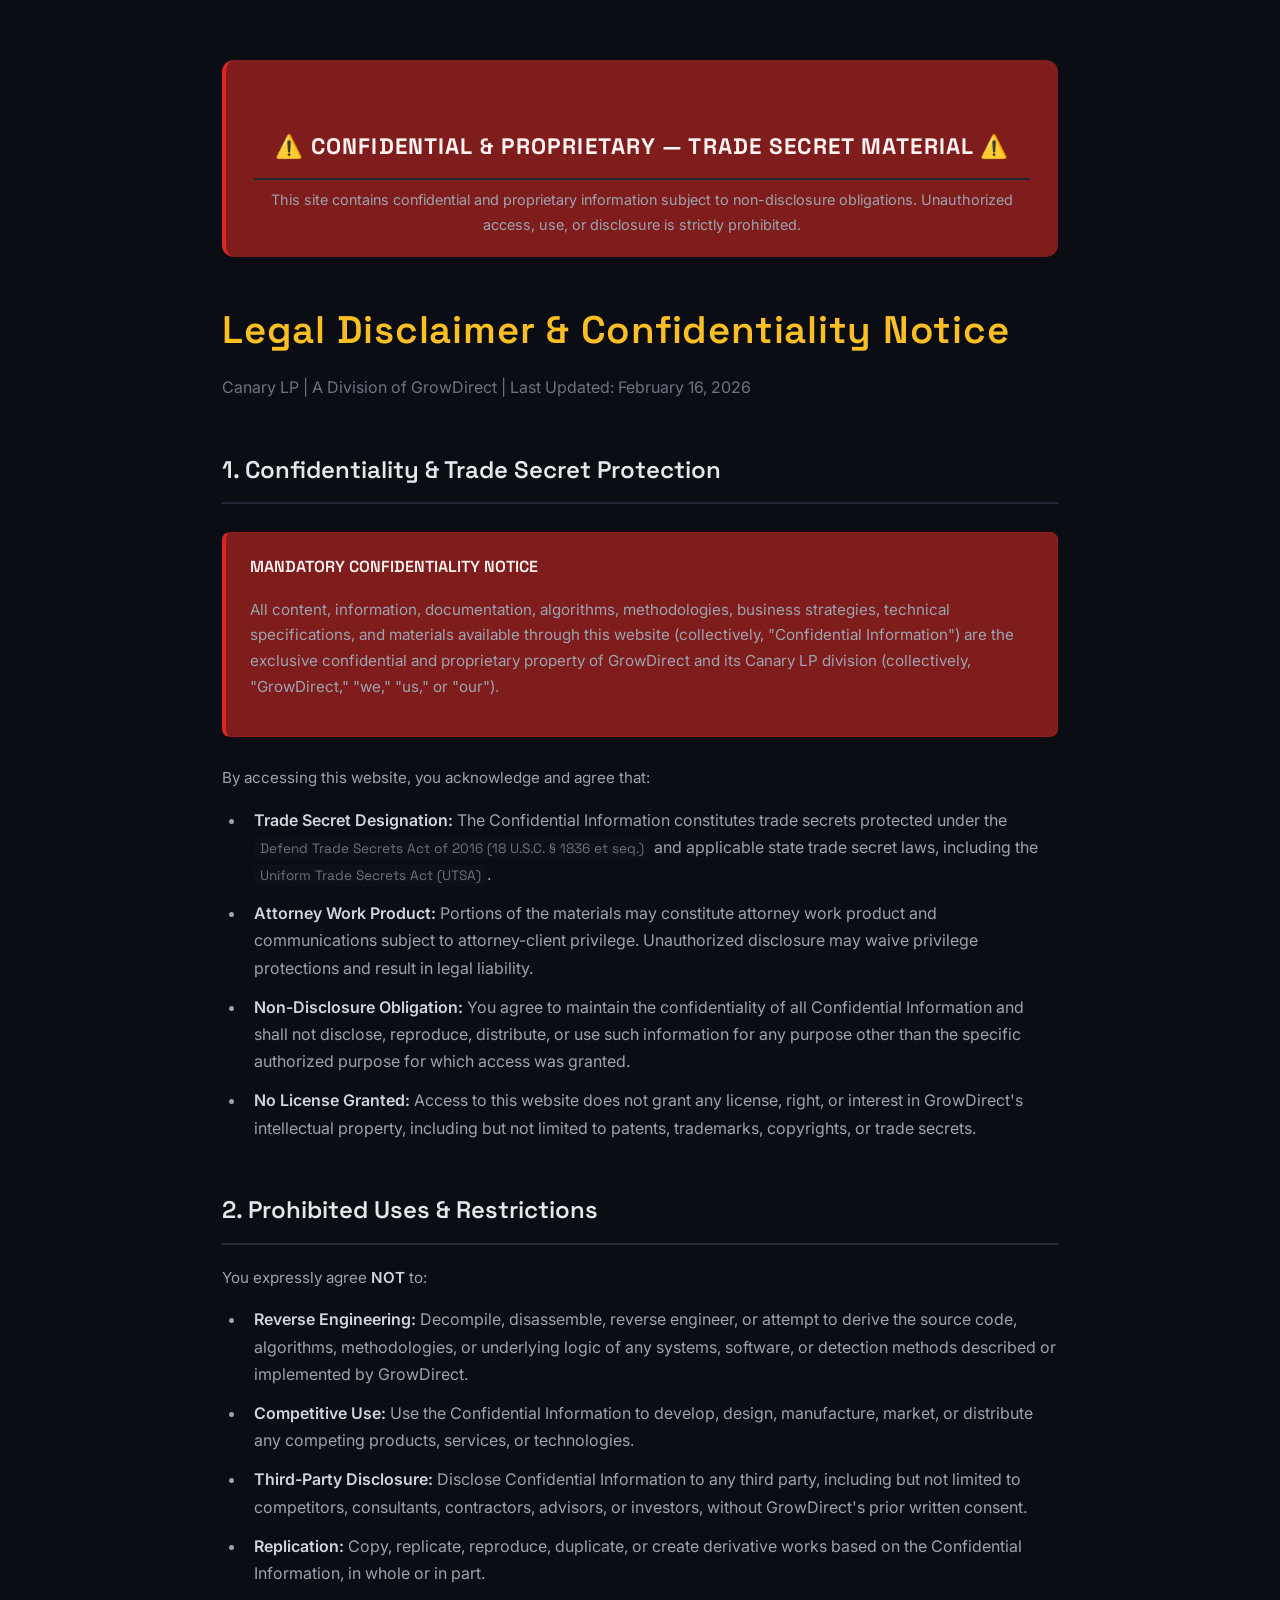
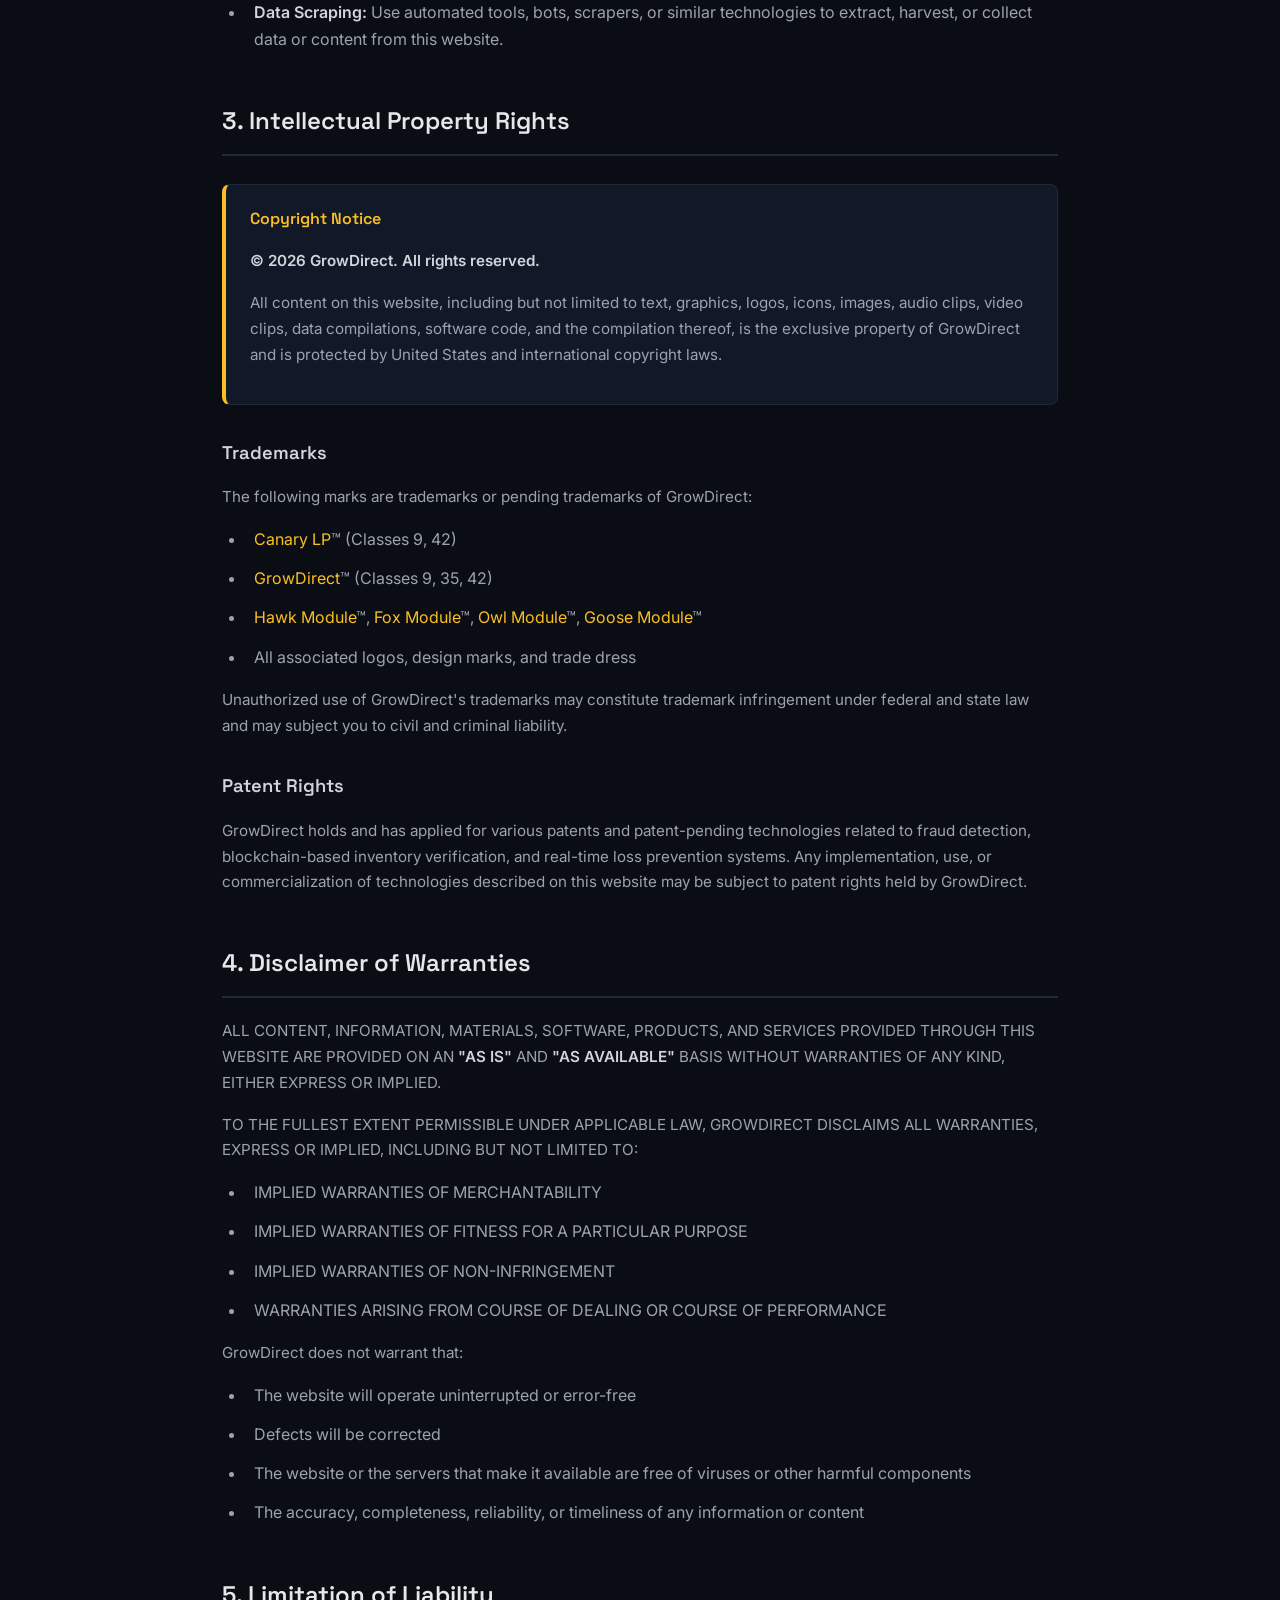
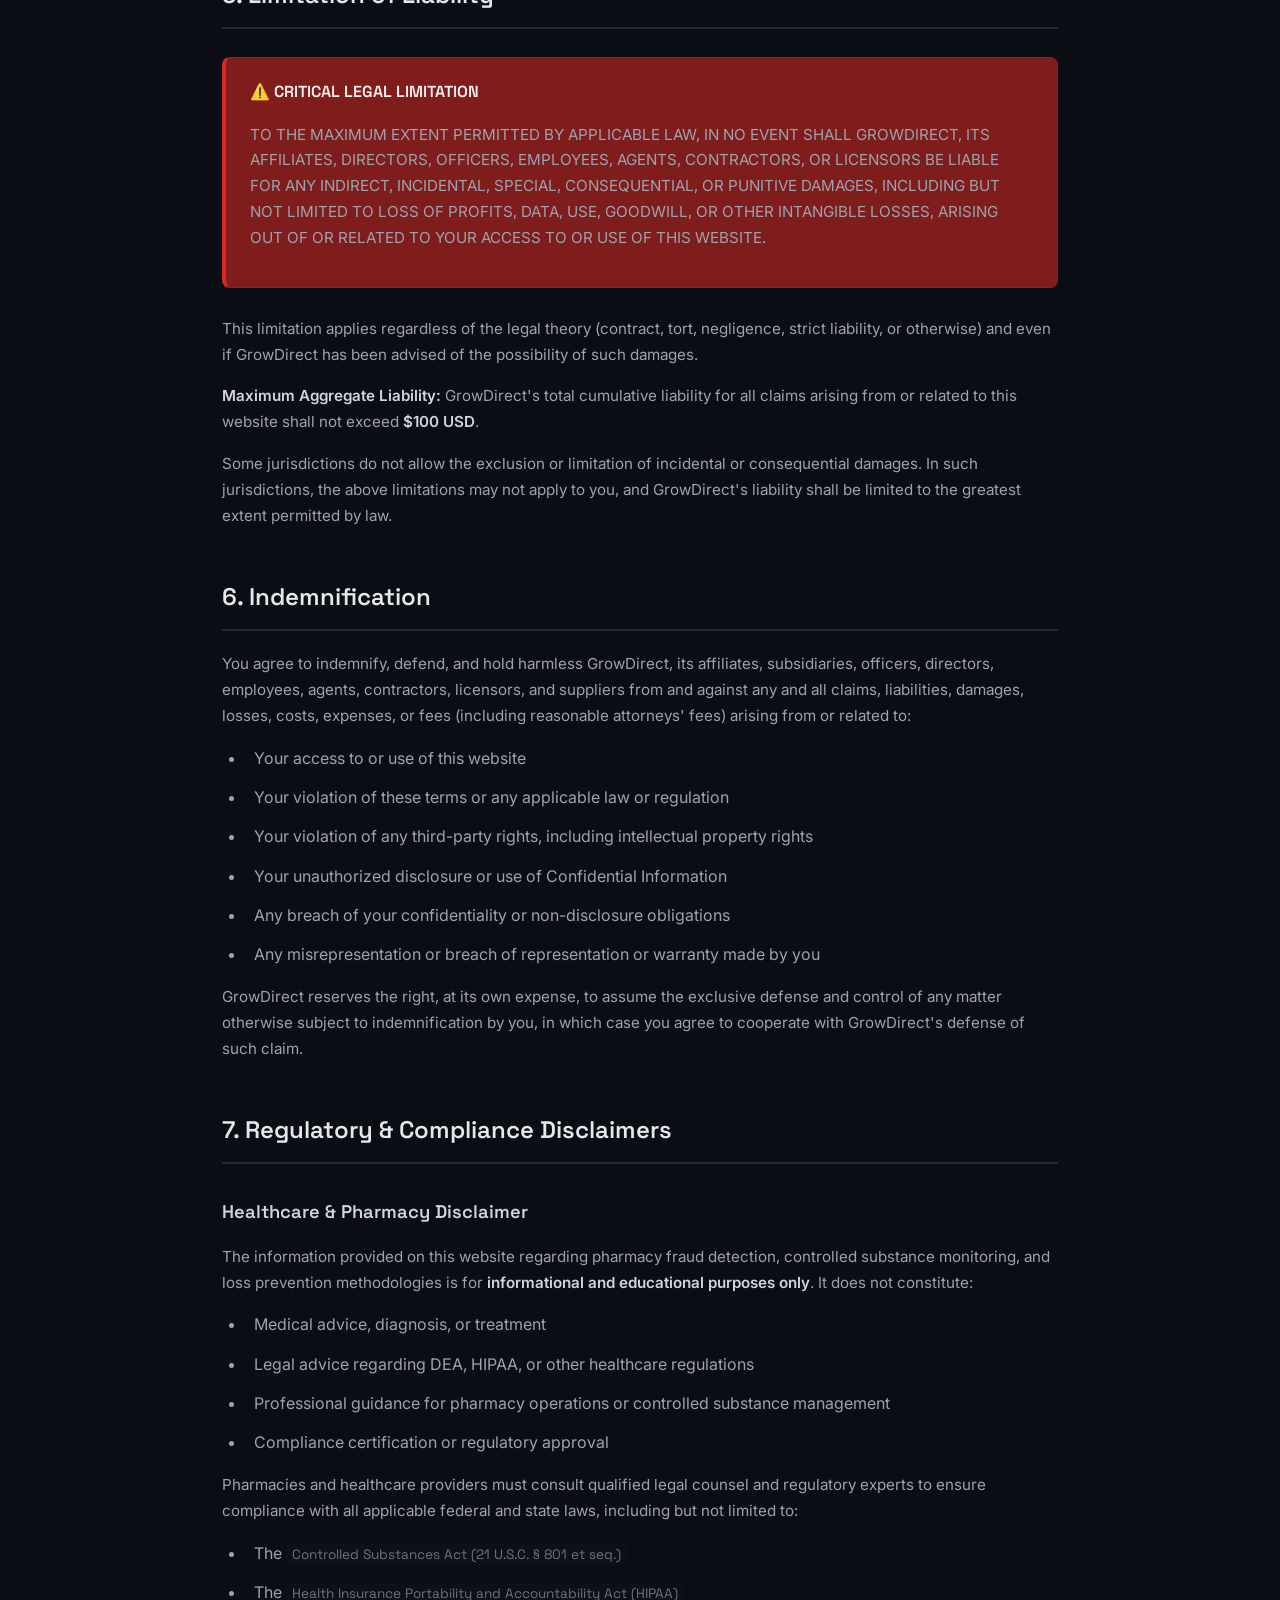
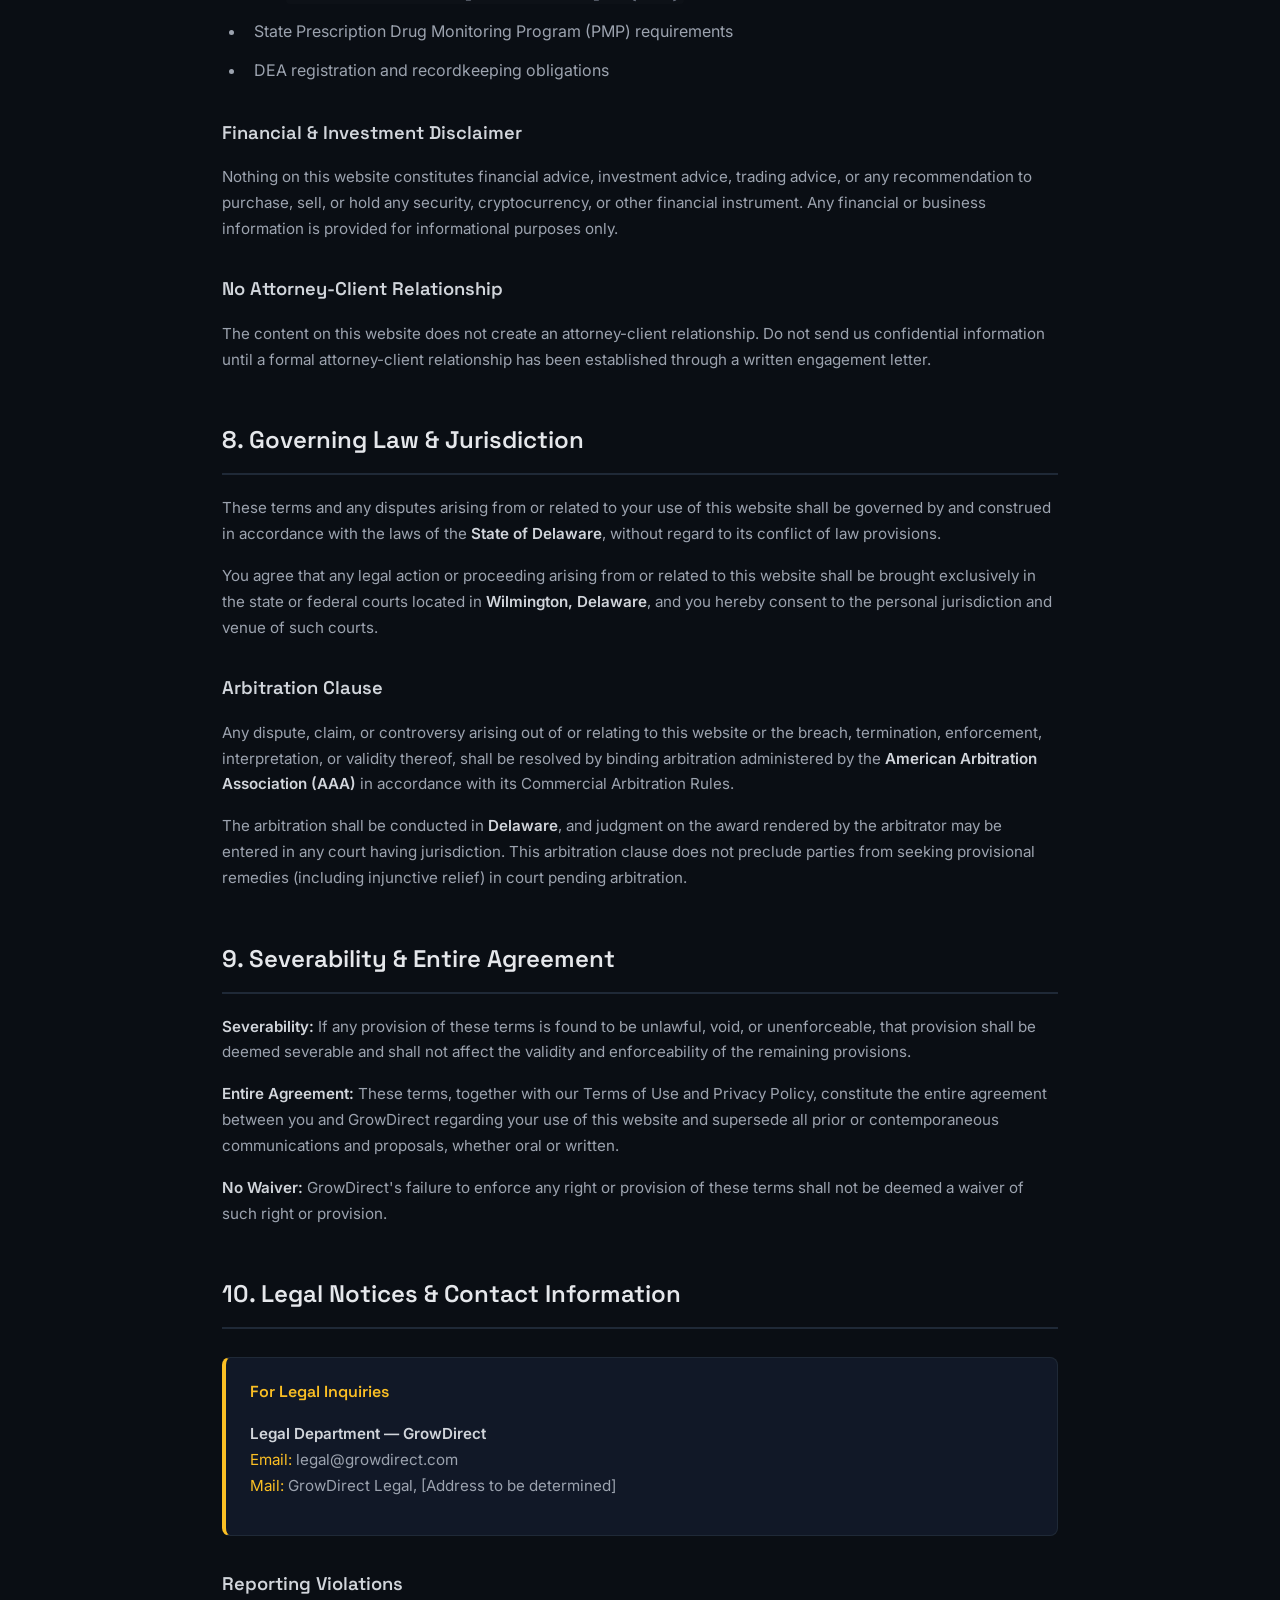
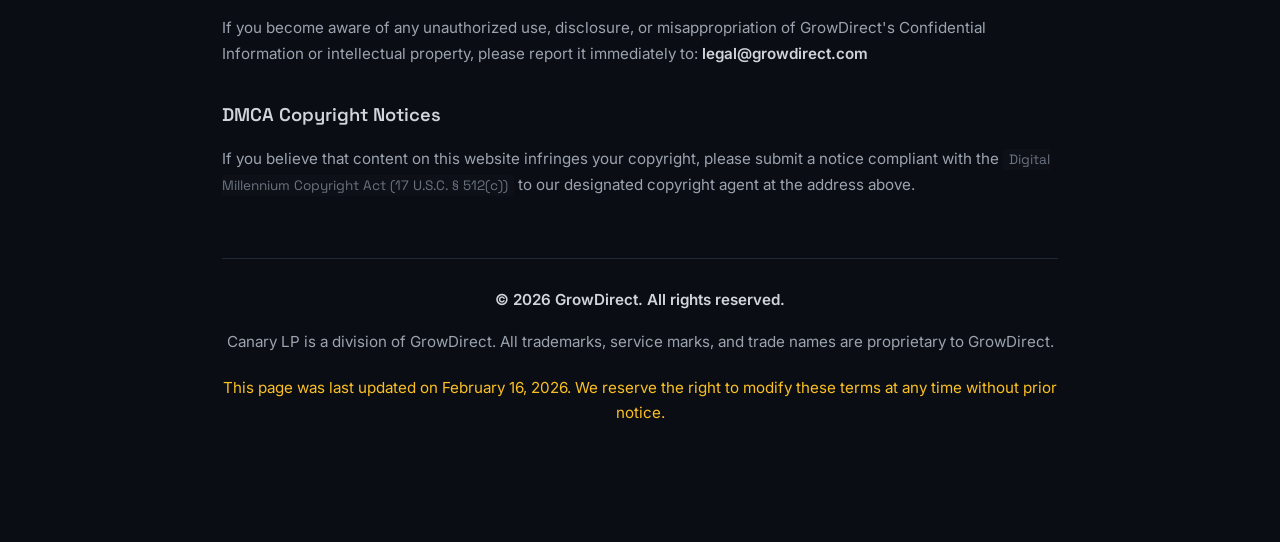
<file: legal/disclaimer.html>
<!DOCTYPE html>
<html lang="en">
<head>
<meta charset="UTF-8">
<meta name="viewport" content="width=device-width, initial-scale=1.0">
<title>Legal Disclaimer & Confidentiality Notice — Canary LP</title>
<!-- GA4 -->
<script async src="https://www.googletagmanager.com/gtag/js?id=G-ELPTR2ZLP3"></script>
<script>
  window.dataLayer = window.dataLayer || [];
  function gtag(){dataLayer.push(arguments);}
  gtag('js', new Date());
  gtag('config', 'G-ELPTR2ZLP3');
</script>
<link rel="icon" type="image/svg+xml" href="/favicon.svg">
<style>
  @import url('https://fonts.googleapis.com/css2?family=Inter:wght@300;400;500;600;700&family=Space+Grotesk:wght@400;500;600;700&display=swap');
  * { margin:0; padding:0; box-sizing:border-box; }
  body { font-family:'Inter',sans-serif; background:#0a0e14; color:#9ca3af; line-height:1.7; }

  .page { max-width:900px; margin:0 auto; padding:60px 32px 100px; }

  .confidential-banner {
    background:#7f1d1d;
    color:#fecaca;
    padding:20px 28px;
    border-radius:12px;
    margin-bottom:40px;
    border-left:4px solid #dc2626;
    text-align:center;
  }
  .confidential-banner h2 {
    font-family:'Space Grotesk',sans-serif;
    font-size:1.4rem;
    color:#fef2f2;
    margin-bottom:8px;
    font-weight:700;
    letter-spacing:0.05em;
  }
  .confidential-banner p { font-size:0.9rem; margin-bottom:0; }

  h1 {
    font-family:'Space Grotesk',sans-serif;
    font-size:2.4rem;
    font-weight:600;
    color:#FBBF24;
    margin-bottom:12px;
    letter-spacing:0.02em;
  }
  .subtitle {
    color:#6b7280;
    font-size:1rem;
    margin-bottom:48px;
    font-weight:400;
  }

  h2 {
    font-family:'Space Grotesk',sans-serif;
    font-size:1.5rem;
    font-weight:600;
    color:#e5e7eb;
    margin:48px 0 20px;
    padding-bottom:12px;
    border-bottom:2px solid #1f2937;
  }

  h3 {
    font-family:'Space Grotesk',sans-serif;
    font-size:1.15rem;
    font-weight:600;
    color:#d1d5db;
    margin:32px 0 16px;
  }

  p {
    margin-bottom:16px;
    color:#9ca3af;
    font-size:0.95rem;
  }

  .notice-box {
    background:#111827;
    border:1px solid #1f2937;
    border-left:4px solid #FBBF24;
    padding:20px 24px;
    border-radius:8px;
    margin:28px 0;
  }

  .notice-box h3 {
    margin-top:0;
    color:#FBBF24;
    font-size:1rem;
  }

  .warning-box {
    background:#7f1d1d;
    border:1px solid #991b1b;
    border-left:4px solid #dc2626;
    padding:20px 24px;
    border-radius:8px;
    margin:28px 0;
    color:#fecaca;
  }

  .warning-box h3 {
    margin-top:0;
    color:#fef2f2;
    font-size:1rem;
  }

  ul {
    margin:16px 0 16px 24px;
    color:#9ca3af;
  }

  li {
    margin-bottom:12px;
    padding-left:8px;
  }

  li strong { color:#d1d5db; }

  .legal-cite {
    font-family:'Space Grotesk',monospace;
    font-size:0.85rem;
    color:#6b7280;
    background:#0d1117;
    padding:2px 6px;
    border-radius:4px;
  }

  .footer-legal {
    margin-top:60px;
    padding-top:28px;
    border-top:1px solid #1f2937;
    text-align:center;
    color:#4b5563;
    font-size:0.85rem;
  }

  strong { color:#d1d5db; font-weight:600; }
  em { color:#FBBF24; font-style:normal; }

  a { color:#FBBF24; text-decoration:none; border-bottom:1px solid transparent; transition:border-color 0.2s; }
  a:hover { border-bottom-color:#FBBF24; }
</style>
</head>
<body>

<div class="page">

  <!-- Confidential Banner -->
  <div class="confidential-banner">
    <h2>⚠️ CONFIDENTIAL & PROPRIETARY — TRADE SECRET MATERIAL ⚠️</h2>
    <p>This site contains confidential and proprietary information subject to non-disclosure obligations. Unauthorized access, use, or disclosure is strictly prohibited.</p>
  </div>

  <!-- Main Title -->
  <h1>Legal Disclaimer & Confidentiality Notice</h1>
  <p class="subtitle">Canary LP | A Division of GrowDirect | Last Updated: February 16, 2026</p>

  <!-- Section 1: Confidentiality Notice -->
  <h2>1. Confidentiality & Trade Secret Protection</h2>

  <div class="warning-box">
    <h3>MANDATORY CONFIDENTIALITY NOTICE</h3>
    <p>All content, information, documentation, algorithms, methodologies, business strategies, technical specifications, and materials available through this website (collectively, "Confidential Information") are the exclusive confidential and proprietary property of GrowDirect and its Canary LP division (collectively, "GrowDirect," "we," "us," or "our").</p>
  </div>

  <p>By accessing this website, you acknowledge and agree that:</p>

  <ul>
    <li><strong>Trade Secret Designation:</strong> The Confidential Information constitutes trade secrets protected under the <span class="legal-cite">Defend Trade Secrets Act of 2016 (18 U.S.C. § 1836 et seq.)</span> and applicable state trade secret laws, including the <span class="legal-cite">Uniform Trade Secrets Act (UTSA)</span>.</li>

    <li><strong>Attorney Work Product:</strong> Portions of the materials may constitute attorney work product and communications subject to attorney-client privilege. Unauthorized disclosure may waive privilege protections and result in legal liability.</li>

    <li><strong>Non-Disclosure Obligation:</strong> You agree to maintain the confidentiality of all Confidential Information and shall not disclose, reproduce, distribute, or use such information for any purpose other than the specific authorized purpose for which access was granted.</li>

    <li><strong>No License Granted:</strong> Access to this website does not grant any license, right, or interest in GrowDirect's intellectual property, including but not limited to patents, trademarks, copyrights, or trade secrets.</li>
  </ul>

  <!-- Section 2: Prohibited Uses -->
  <h2>2. Prohibited Uses & Restrictions</h2>

  <p>You expressly agree <strong>NOT</strong> to:</p>

  <ul>
    <li><strong>Reverse Engineering:</strong> Decompile, disassemble, reverse engineer, or attempt to derive the source code, algorithms, methodologies, or underlying logic of any systems, software, or detection methods described or implemented by GrowDirect.</li>

    <li><strong>Competitive Use:</strong> Use the Confidential Information to develop, design, manufacture, market, or distribute any competing products, services, or technologies.</li>

    <li><strong>Third-Party Disclosure:</strong> Disclose Confidential Information to any third party, including but not limited to competitors, consultants, contractors, advisors, or investors, without GrowDirect's prior written consent.</li>

    <li><strong>Replication:</strong> Copy, replicate, reproduce, duplicate, or create derivative works based on the Confidential Information, in whole or in part.</li>

    <li><strong>Data Scraping:</strong> Use automated tools, bots, scrapers, or similar technologies to extract, harvest, or collect data or content from this website.</li>
  </ul>

  <!-- Section 3: Intellectual Property Rights -->
  <h2>3. Intellectual Property Rights</h2>

  <div class="notice-box">
    <h3>Copyright Notice</h3>
    <p><strong>© 2026 GrowDirect. All rights reserved.</strong></p>
    <p>All content on this website, including but not limited to text, graphics, logos, icons, images, audio clips, video clips, data compilations, software code, and the compilation thereof, is the exclusive property of GrowDirect and is protected by United States and international copyright laws.</p>
  </div>

  <h3>Trademarks</h3>
  <p>The following marks are trademarks or pending trademarks of GrowDirect:</p>
  <ul>
    <li><em>Canary LP</em>™ (Classes 9, 42)</li>
    <li><em>GrowDirect</em>™ (Classes 9, 35, 42)</li>
    <li><em>Hawk Module</em>™, <em>Fox Module</em>™, <em>Owl Module</em>™, <em>Goose Module</em>™</li>
    <li>All associated logos, design marks, and trade dress</li>
  </ul>
  <p>Unauthorized use of GrowDirect's trademarks may constitute trademark infringement under federal and state law and may subject you to civil and criminal liability.</p>

  <h3>Patent Rights</h3>
  <p>GrowDirect holds and has applied for various patents and patent-pending technologies related to fraud detection, blockchain-based inventory verification, and real-time loss prevention systems. Any implementation, use, or commercialization of technologies described on this website may be subject to patent rights held by GrowDirect.</p>

  <!-- Section 4: No Warranty / As-Is Basis -->
  <h2>4. Disclaimer of Warranties</h2>

  <p>ALL CONTENT, INFORMATION, MATERIALS, SOFTWARE, PRODUCTS, AND SERVICES PROVIDED THROUGH THIS WEBSITE ARE PROVIDED ON AN <strong>"AS IS"</strong> AND <strong>"AS AVAILABLE"</strong> BASIS WITHOUT WARRANTIES OF ANY KIND, EITHER EXPRESS OR IMPLIED.</p>

  <p>TO THE FULLEST EXTENT PERMISSIBLE UNDER APPLICABLE LAW, GROWDIRECT DISCLAIMS ALL WARRANTIES, EXPRESS OR IMPLIED, INCLUDING BUT NOT LIMITED TO:</p>

  <ul>
    <li>IMPLIED WARRANTIES OF MERCHANTABILITY</li>
    <li>IMPLIED WARRANTIES OF FITNESS FOR A PARTICULAR PURPOSE</li>
    <li>IMPLIED WARRANTIES OF NON-INFRINGEMENT</li>
    <li>WARRANTIES ARISING FROM COURSE OF DEALING OR COURSE OF PERFORMANCE</li>
  </ul>

  <p>GrowDirect does not warrant that:</p>
  <ul>
    <li>The website will operate uninterrupted or error-free</li>
    <li>Defects will be corrected</li>
    <li>The website or the servers that make it available are free of viruses or other harmful components</li>
    <li>The accuracy, completeness, reliability, or timeliness of any information or content</li>
  </ul>

  <!-- Section 5: Limitation of Liability -->
  <h2>5. Limitation of Liability</h2>

  <div class="warning-box">
    <h3>⚠️ CRITICAL LEGAL LIMITATION</h3>
    <p>TO THE MAXIMUM EXTENT PERMITTED BY APPLICABLE LAW, IN NO EVENT SHALL GROWDIRECT, ITS AFFILIATES, DIRECTORS, OFFICERS, EMPLOYEES, AGENTS, CONTRACTORS, OR LICENSORS BE LIABLE FOR ANY INDIRECT, INCIDENTAL, SPECIAL, CONSEQUENTIAL, OR PUNITIVE DAMAGES, INCLUDING BUT NOT LIMITED TO LOSS OF PROFITS, DATA, USE, GOODWILL, OR OTHER INTANGIBLE LOSSES, ARISING OUT OF OR RELATED TO YOUR ACCESS TO OR USE OF THIS WEBSITE.</p>
  </div>

  <p>This limitation applies regardless of the legal theory (contract, tort, negligence, strict liability, or otherwise) and even if GrowDirect has been advised of the possibility of such damages.</p>

  <p><strong>Maximum Aggregate Liability:</strong> GrowDirect's total cumulative liability for all claims arising from or related to this website shall not exceed <strong>$100 USD</strong>.</p>

  <p>Some jurisdictions do not allow the exclusion or limitation of incidental or consequential damages. In such jurisdictions, the above limitations may not apply to you, and GrowDirect's liability shall be limited to the greatest extent permitted by law.</p>

  <!-- Section 6: Indemnification -->
  <h2>6. Indemnification</h2>

  <p>You agree to indemnify, defend, and hold harmless GrowDirect, its affiliates, subsidiaries, officers, directors, employees, agents, contractors, licensors, and suppliers from and against any and all claims, liabilities, damages, losses, costs, expenses, or fees (including reasonable attorneys' fees) arising from or related to:</p>

  <ul>
    <li>Your access to or use of this website</li>
    <li>Your violation of these terms or any applicable law or regulation</li>
    <li>Your violation of any third-party rights, including intellectual property rights</li>
    <li>Your unauthorized disclosure or use of Confidential Information</li>
    <li>Any breach of your confidentiality or non-disclosure obligations</li>
    <li>Any misrepresentation or breach of representation or warranty made by you</li>
  </ul>

  <p>GrowDirect reserves the right, at its own expense, to assume the exclusive defense and control of any matter otherwise subject to indemnification by you, in which case you agree to cooperate with GrowDirect's defense of such claim.</p>

  <!-- Section 7: Regulatory Disclaimers -->
  <h2>7. Regulatory & Compliance Disclaimers</h2>

  <h3>Healthcare & Pharmacy Disclaimer</h3>
  <p>The information provided on this website regarding pharmacy fraud detection, controlled substance monitoring, and loss prevention methodologies is for <strong>informational and educational purposes only</strong>. It does not constitute:</p>
  <ul>
    <li>Medical advice, diagnosis, or treatment</li>
    <li>Legal advice regarding DEA, HIPAA, or other healthcare regulations</li>
    <li>Professional guidance for pharmacy operations or controlled substance management</li>
    <li>Compliance certification or regulatory approval</li>
  </ul>

  <p>Pharmacies and healthcare providers must consult qualified legal counsel and regulatory experts to ensure compliance with all applicable federal and state laws, including but not limited to:</p>
  <ul>
    <li>The <span class="legal-cite">Controlled Substances Act (21 U.S.C. § 801 et seq.)</span></li>
    <li>The <span class="legal-cite">Health Insurance Portability and Accountability Act (HIPAA)</span></li>
    <li>State Prescription Drug Monitoring Program (PMP) requirements</li>
    <li>DEA registration and recordkeeping obligations</li>
  </ul>

  <h3>Financial & Investment Disclaimer</h3>
  <p>Nothing on this website constitutes financial advice, investment advice, trading advice, or any recommendation to purchase, sell, or hold any security, cryptocurrency, or other financial instrument. Any financial or business information is provided for informational purposes only.</p>

  <h3>No Attorney-Client Relationship</h3>
  <p>The content on this website does not create an attorney-client relationship. Do not send us confidential information until a formal attorney-client relationship has been established through a written engagement letter.</p>

  <!-- Section 8: Governing Law & Dispute Resolution -->
  <h2>8. Governing Law & Jurisdiction</h2>

  <p>These terms and any disputes arising from or related to your use of this website shall be governed by and construed in accordance with the laws of the <strong>State of Delaware</strong>, without regard to its conflict of law provisions.</p>

  <p>You agree that any legal action or proceeding arising from or related to this website shall be brought exclusively in the state or federal courts located in <strong>Wilmington, Delaware</strong>, and you hereby consent to the personal jurisdiction and venue of such courts.</p>

  <h3>Arbitration Clause</h3>
  <p>Any dispute, claim, or controversy arising out of or relating to this website or the breach, termination, enforcement, interpretation, or validity thereof, shall be resolved by binding arbitration administered by the <strong>American Arbitration Association (AAA)</strong> in accordance with its Commercial Arbitration Rules.</p>

  <p>The arbitration shall be conducted in <strong>Delaware</strong>, and judgment on the award rendered by the arbitrator may be entered in any court having jurisdiction. This arbitration clause does not preclude parties from seeking provisional remedies (including injunctive relief) in court pending arbitration.</p>

  <!-- Section 9: Severability & Waiver -->
  <h2>9. Severability & Entire Agreement</h2>

  <p><strong>Severability:</strong> If any provision of these terms is found to be unlawful, void, or unenforceable, that provision shall be deemed severable and shall not affect the validity and enforceability of the remaining provisions.</p>

  <p><strong>Entire Agreement:</strong> These terms, together with our Terms of Use and Privacy Policy, constitute the entire agreement between you and GrowDirect regarding your use of this website and supersede all prior or contemporaneous communications and proposals, whether oral or written.</p>

  <p><strong>No Waiver:</strong> GrowDirect's failure to enforce any right or provision of these terms shall not be deemed a waiver of such right or provision.</p>

  <!-- Section 10: Contact & Legal Notices -->
  <h2>10. Legal Notices & Contact Information</h2>

  <div class="notice-box">
    <h3>For Legal Inquiries</h3>
    <p><strong>Legal Department — GrowDirect</strong><br>
    <em>Email:</em> legal@growdirect.com<br>
    <em>Mail:</em> GrowDirect Legal, [Address to be determined]</p>
  </div>

  <h3>Reporting Violations</h3>
  <p>If you become aware of any unauthorized use, disclosure, or misappropriation of GrowDirect's Confidential Information or intellectual property, please report it immediately to: <strong>legal@growdirect.com</strong></p>

  <h3>DMCA Copyright Notices</h3>
  <p>If you believe that content on this website infringes your copyright, please submit a notice compliant with the <span class="legal-cite">Digital Millennium Copyright Act (17 U.S.C. § 512(c))</span> to our designated copyright agent at the address above.</p>

  <!-- Footer -->
  <div class="footer-legal">
    <p><strong>© 2026 GrowDirect. All rights reserved.</strong></p>
    <p>Canary LP is a division of GrowDirect. All trademarks, service marks, and trade names are proprietary to GrowDirect.</p>
    <p style="margin-top:20px;"><em>This page was last updated on February 16, 2026. We reserve the right to modify these terms at any time without prior notice.</em></p>
  </div>

</div>
<script src="../js/main.js"></script>

</body>
</html>
</file>
<file: css/shared.css>
/* ─── GrowDirect Shared CSS ─── */
/* Common patterns for all site/ pages */

/* ─── CUSTOM PROPERTIES ─── */
:root {
  --ink: #0D1117;
  --ink2: #0A0E14;
  --card: #131920;
  --card-hover: #171E26;
  --border: #1C2330;
  --border-light: #252D3A;
  --btc: #F7931A;
  --canary: #FBBF24;
  --gold: #FBBF24;
  --gold-dim: #D97706;
  --amber: #F59E0B;
  --text: #E5E7EB;
  --text2: #8B919A;
  --text3: #505865;
  --text4: #363D48;
  --green: #059669;
  --blue: #3B82F6;
  --red: #EF4444;
  --orange: #F97316;
  --critical: #DC2626;
  --high: #F59E0B;
  --medium: #3B82F6;
  --low: #6B7280;
}

/* ─── RESET ─── */
*, *::before, *::after { margin: 0; padding: 0; box-sizing: border-box; }
html { scroll-behavior: smooth; }
a { color: inherit; text-decoration: none; }

/* ─── BASE ─── */
body {
  background: var(--ink);
  color: var(--text);
  font-family: 'Inter', sans-serif;
  font-weight: 300;
  line-height: 1.7;
  overflow-x: hidden;
}

/* ─── GRAIN OVERLAY ─── */
body::after {
  content: '';
  position: fixed;
  inset: 0;
  pointer-events: none;
  z-index: 9999;
  opacity: 0.015;
  background-image: url("data:image/svg+xml,%3Csvg viewBox='0 0 512 512' xmlns='http://www.w3.org/2000/svg'%3E%3Cfilter id='n'%3E%3CfeTurbulence type='fractalNoise' baseFrequency='0.8' numOctaves='4' stitchTiles='stitch'/%3E%3C/filter%3E%3Crect width='100%25' height='100%25' filter='url(%23n)' opacity='0.03'/%3E%3C/svg%3E");
}

/* ─── TYPOGRAPHY ─── */
/* Inter: body text (loaded per-page via Google Fonts)
   Space Grotesk: headings
   Space Mono: monospace, labels, nav
   Bebas Neue: logo (hub)
   DM Serif Display: hero accents (hub) */

/* ─── DOC NAV BAR ─── */
/* Used on site/docs/ pages for consistent back-navigation */
.doc-nav {
  position: sticky;
  top: 0;
  z-index: 100;
  background: rgba(13,17,23,0.95);
  backdrop-filter: blur(16px);
  -webkit-backdrop-filter: blur(16px);
  border-bottom: 1px solid var(--border);
  height: 52px;
  display: flex;
  align-items: center;
  gap: 24px;
  padding: 0 clamp(20px, 4vw, 48px);
  font-family: 'Space Mono', monospace;
  font-size: 11px;
  letter-spacing: 0.08em;
}

.doc-nav a {
  color: var(--text3);
  text-transform: uppercase;
  transition: color 0.2s;
}

.doc-nav a:hover { color: var(--canary); }

.doc-nav.scrolled {
  box-shadow: 0 1px 0 var(--border-light);
}

.doc-nav .doc-nav-title {
  color: var(--text2);
  margin-left: auto;
}

/* ─── SITE FOOTER ─── */
.site-footer {
  display: flex;
  justify-content: space-between;
  align-items: center;
  padding: 32px clamp(24px, 5vw, 64px);
  border-top: 1px solid var(--border);
  font-family: 'Space Mono', monospace;
  font-size: 10px;
  color: var(--text4);
  letter-spacing: 0.05em;
}

.site-footer a {
  color: var(--text3);
  transition: color 0.2s;
}

.site-footer a:hover { color: var(--canary); }

.footer-right {
  display: flex;
  gap: 24px;
}

/* ─── SECTION STRUCTURE ─── */
.section {
  max-width: 1100px;
  margin: 0 auto;
  padding: 80px clamp(24px, 5vw, 64px);
}

.section-label {
  font-family: 'Space Mono', monospace;
  font-size: 11px;
  color: var(--canary);
  letter-spacing: 0.15em;
  text-transform: uppercase;
  margin-bottom: 16px;
  position: relative;
  padding-left: 28px;
}

.section-label::after {
  content: '';
  position: absolute;
  left: 0;
  top: 50%;
  width: 18px;
  height: 1px;
  background: var(--canary);
}

.section-title {
  font-family: 'Space Grotesk', sans-serif;
  font-size: clamp(1.8rem, 3.5vw, 2.8rem);
  font-weight: 700;
  line-height: 1.2;
  margin-bottom: 16px;
}

.section-intro {
  font-size: 1.05rem;
  color: var(--text2);
  max-width: 720px;
  margin-bottom: 48px;
  line-height: 1.8;
}

/* ─── DIVIDER ─── */
.divider {
  max-width: 1100px;
  margin: 0 auto;
  height: 1px;
  background: linear-gradient(90deg, transparent, var(--border-light), transparent);
}

/* ─── SEVERITY BADGES ─── */
.sev-badge {
  display: inline-block;
  padding: 2px 8px;
  border-radius: 4px;
  font-size: 10px;
  font-weight: 600;
  text-transform: uppercase;
  letter-spacing: 0.05em;
}

.sev-badge.critical { background: rgba(220,38,38,0.15); color: var(--critical); }
.sev-badge.high { background: rgba(245,158,11,0.15); color: var(--high); }
.sev-badge.medium { background: rgba(59,130,246,0.15); color: var(--medium); }
.sev-badge.low { background: rgba(107,114,128,0.15); color: var(--low); }

/* ─── GATE PATTERN ─── */
/* Password-gated content sections */
.gate-input {
  width: 100%;
  max-width: 280px;
  background: var(--card);
  border: 1px solid var(--border);
  border-radius: 6px;
  padding: 14px 18px;
  color: var(--text);
  font-family: 'Space Mono', monospace;
  font-size: 12px;
  letter-spacing: 0.15em;
  text-align: center;
  outline: none;
  transition: border-color 0.2s;
}

.gate-input:focus { border-color: var(--canary); }

.gate-btn {
  width: 100%;
  max-width: 280px;
  background: linear-gradient(135deg, var(--btc), var(--gold));
  border: none;
  border-radius: 6px;
  padding: 14px;
  color: #000;
  font-family: 'Space Mono', monospace;
  font-size: 11px;
  font-weight: 700;
  letter-spacing: 0.12em;
  text-transform: uppercase;
  cursor: pointer;
  transition: opacity 0.2s;
}

.gate-btn:hover { opacity: 0.9; }

.gate-error {
  display: none;
  color: var(--red);
  font-size: 11px;
  font-family: 'Space Mono', monospace;
}

/* ─── RESPONSIVE ─── */

/* Mobile: < 768px */
@media (max-width: 767px) {
  .section {
    padding: 48px clamp(16px, 4vw, 24px);
  }

  .section-title {
    font-size: 1.5rem;
  }

  .doc-nav {
    gap: 12px;
    padding: 0 16px;
    font-size: 10px;
  }

  .site-footer {
    flex-direction: column;
    gap: 12px;
    text-align: center;
    padding: 24px 16px;
  }

  .footer-right {
    justify-content: center;
  }
}
</file>
<file: css/canary-docs.css>
/* ═══════════════════════════════════════════════════════════════
   CANARY TECHNICAL DOCUMENT SET — Shared Stylesheet
   canary.growdirect.io/docs
   ═══════════════════════════════════════════════════════════════ */

@import url('https://fonts.googleapis.com/css2?family=Space+Grotesk:wght@300;400;500;600;700&family=Inter:wght@300;400;500;600;700&family=Space+Mono:wght@400;700&family=DM+Serif+Display:ital@0;1&display=swap');

:root {
  --ink: #0D1117;
  --ink2: #0A0E14;
  --card: #131920;
  --card-hover: #171E26;
  --border: #1C2330;
  --border-light: #252D3A;
  --canary: #FBBF24;
  --canary-dim: #D97706;
  --amber: #F59E0B;
  --btc: #F7931A;
  --text: #E5E7EB;
  --text2: #8B919A;
  --text3: #505865;
  --text4: #363D48;
  --green: #059669;
  --blue: #3B82F6;
  --red: #EF4444;
  --critical: #DC2626;
  --high: #F59E0B;
  --medium: #3B82F6;
  --low: #6B7280;
}

*, *::before, *::after { margin: 0; padding: 0; box-sizing: border-box; }
html { scroll-behavior: smooth; }

body {
  background: var(--ink);
  color: var(--text);
  font-family: 'Inter', sans-serif;
  font-weight: 300;
  line-height: 1.7;
  overflow-x: hidden;
}

body::after {
  content: '';
  position: fixed;
  inset: 0;
  pointer-events: none;
  z-index: 9999;
  opacity: 0.015;
  background-image: url("data:image/svg+xml,%3Csvg viewBox='0 0 512 512' xmlns='http://www.w3.org/2000/svg'%3E%3Cfilter id='n'%3E%3CfeTurbulence type='fractalNoise' baseFrequency='0.8' numOctaves='4' stitchTiles='stitch'/%3E%3C/filter%3E%3Crect width='100%25' height='100%25' filter='url(%23n)' opacity='0.03'/%3E%3C/svg%3E");
}

a { color: inherit; text-decoration: none; }

/* ─── DOC NAV ─── */
.doc-nav {
  position: fixed;
  top: 0; left: 0; right: 0;
  z-index: 100;
  background: rgba(13,17,23,0.94);
  backdrop-filter: blur(16px);
  -webkit-backdrop-filter: blur(16px);
  border-bottom: 1px solid var(--border);
  height: 56px;
  display: flex;
  align-items: center;
  justify-content: space-between;
  padding: 0 clamp(24px, 5vw, 48px);
}

.doc-nav-left {
  display: flex;
  align-items: center;
  gap: 14px;
}

.doc-nav-back {
  font-family: 'Space Mono', monospace;
  font-size: 10px;
  color: var(--text3);
  letter-spacing: 0.1em;
  transition: color 0.2s;
}

.doc-nav-back:hover { color: var(--canary); }

.doc-nav-sep {
  color: var(--text4);
  font-size: 14px;
}

.doc-nav-title {
  font-family: 'Space Grotesk', sans-serif;
  font-size: 14px;
  font-weight: 500;
  color: var(--text);
}

.doc-nav-right {
  display: flex;
  align-items: center;
  gap: 20px;
}

.doc-nav-links {
  display: flex;
  gap: 20px;
  list-style: none;
}

.doc-nav-links a {
  font-family: 'Space Mono', monospace;
  font-size: 9px;
  color: var(--text4);
  letter-spacing: 0.1em;
  text-transform: uppercase;
  transition: color 0.2s;
}

.doc-nav-links a:hover { color: var(--canary); }
.doc-nav-links a.active { color: var(--canary); }

.doc-badge {
  font-family: 'Space Mono', monospace;
  font-size: 8px;
  color: var(--canary);
  letter-spacing: 0.12em;
  border: 1px solid rgba(251,191,36,0.3);
  padding: 4px 10px;
  border-radius: 3px;
  text-transform: uppercase;
}

/* ─── DOC HEADER ─── */
.doc-header {
  padding: 100px clamp(24px, 5vw, 48px) 48px;
  max-width: 960px;
  margin: 0 auto;
  border-bottom: 1px solid var(--border);
}

.doc-eyebrow {
  font-family: 'Space Mono', monospace;
  font-size: 10px;
  color: var(--canary);
  letter-spacing: 0.25em;
  text-transform: uppercase;
  margin-bottom: 16px;
}

.doc-header h1 {
  font-family: 'Space Grotesk', sans-serif;
  font-size: clamp(32px, 4.5vw, 48px);
  font-weight: 700;
  line-height: 1.1;
  color: var(--text);
  margin-bottom: 16px;
}

.doc-subtitle {
  font-size: 17px;
  color: var(--text2);
  max-width: 640px;
  line-height: 1.8;
  margin-bottom: 24px;
}

.doc-meta {
  display: flex;
  gap: 24px;
  flex-wrap: wrap;
}

.doc-meta-item {
  font-family: 'Space Mono', monospace;
  font-size: 10px;
  color: var(--text3);
  letter-spacing: 0.08em;
}

.doc-meta-item span { color: var(--canary); }

/* ─── DOC CONTENT ─── */
.doc-content {
  max-width: 960px;
  margin: 0 auto;
  padding: 48px clamp(24px, 5vw, 48px) 80px;
}

.doc-content h2 {
  font-family: 'Space Grotesk', sans-serif;
  font-size: 28px;
  font-weight: 600;
  color: var(--text);
  margin: 56px 0 16px;
  padding-top: 32px;
  border-top: 1px solid var(--border);
}

.doc-content h2:first-child {
  margin-top: 0;
  padding-top: 0;
  border-top: none;
}

.doc-content h3 {
  font-family: 'Space Grotesk', sans-serif;
  font-size: 20px;
  font-weight: 600;
  color: var(--text);
  margin: 36px 0 12px;
}

.doc-content p {
  font-size: 15px;
  color: var(--text2);
  line-height: 1.85;
  margin-bottom: 16px;
}

.doc-content p strong {
  color: var(--text);
  font-weight: 500;
}

/* Callout */
.callout {
  background: var(--card);
  border: 1px solid var(--border);
  border-left: 3px solid var(--canary);
  border-radius: 6px;
  padding: 20px 24px;
  margin: 24px 0;
  font-size: 14px;
  color: var(--text2);
  line-height: 1.8;
}

.callout strong { color: var(--text); }

.callout.principle {
  border-left-color: var(--btc);
  background: rgba(247,147,26,0.04);
}

/* Tables */
.doc-table {
  width: 100%;
  border-collapse: collapse;
  margin: 24px 0 32px;
}

.doc-table thead th {
  font-family: 'Space Mono', monospace;
  font-size: 9px;
  color: var(--text3);
  letter-spacing: 0.12em;
  text-transform: uppercase;
  text-align: left;
  padding: 12px 16px;
  border-bottom: 1px solid var(--border);
  background: var(--card);
}

.doc-table tbody td {
  padding: 12px 16px;
  border-bottom: 1px solid var(--border);
  font-size: 13px;
  color: var(--text2);
  line-height: 1.6;
}

.doc-table tbody tr:hover { background: rgba(251,191,36,0.015); }

.doc-table .col-name {
  font-family: 'Space Grotesk', sans-serif;
  font-weight: 500;
  color: var(--text);
}

.doc-table .col-code {
  font-family: 'Space Mono', monospace;
  font-size: 12px;
  color: var(--canary);
}

/* Severity badges */
.sev {
  font-family: 'Space Mono', monospace;
  font-size: 9px;
  letter-spacing: 0.08em;
  text-transform: uppercase;
  padding: 3px 8px;
  border-radius: 3px;
  display: inline-block;
}

.sev.critical { color: var(--critical); background: rgba(220,38,38,0.1); border: 1px solid rgba(220,38,38,0.2); }
.sev.high { color: var(--high); background: rgba(245,158,11,0.1); border: 1px solid rgba(245,158,11,0.2); }
.sev.medium { color: var(--medium); background: rgba(59,130,246,0.1); border: 1px solid rgba(59,130,246,0.2); }
.sev.low { color: var(--low); background: rgba(107,114,128,0.1); border: 1px solid rgba(107,114,128,0.2); }

/* Code blocks */
.code-block {
  background: var(--ink2);
  border: 1px solid var(--border);
  border-radius: 6px;
  padding: 20px 24px;
  margin: 20px 0;
  font-family: 'Space Mono', monospace;
  font-size: 12px;
  color: var(--text2);
  line-height: 1.7;
  overflow-x: auto;
}

.code-block .kw { color: var(--canary); }
.code-block .str { color: var(--green); }
.code-block .cmt { color: var(--text4); }
.code-block .type { color: var(--blue); }

/* Inline code */
code {
  font-family: 'Space Mono', monospace;
  font-size: 12px;
  color: var(--canary);
  background: rgba(251,191,36,0.06);
  padding: 2px 6px;
  border-radius: 3px;
}

/* Stat grids */
.stat-grid {
  display: grid;
  grid-template-columns: repeat(auto-fit, minmax(180px, 1fr));
  gap: 1px;
  background: var(--border);
  border: 1px solid var(--border);
  border-radius: 8px;
  overflow: hidden;
  margin: 24px 0 32px;
}

.stat-cell {
  background: var(--card);
  padding: 24px 20px;
  text-align: center;
}

.stat-num {
  font-family: 'Space Grotesk', sans-serif;
  font-size: 32px;
  font-weight: 700;
  color: var(--canary);
  line-height: 1;
  margin-bottom: 6px;
}

.stat-label {
  font-family: 'Space Mono', monospace;
  font-size: 9px;
  color: var(--text3);
  letter-spacing: 0.12em;
  text-transform: uppercase;
}

/* Card grids */
.card-grid {
  display: grid;
  grid-template-columns: repeat(2, 1fr);
  gap: 20px;
  margin: 24px 0 32px;
}

.card {
  background: var(--card);
  border: 1px solid var(--border);
  border-radius: 8px;
  padding: 28px;
}

.card h4 {
  font-family: 'Space Grotesk', sans-serif;
  font-size: 16px;
  font-weight: 600;
  color: var(--text);
  margin-bottom: 8px;
}

.card p {
  font-size: 13px;
  color: var(--text2);
  line-height: 1.7;
  margin-bottom: 0;
}

.card .card-tag {
  font-family: 'Space Mono', monospace;
  font-size: 9px;
  color: var(--canary);
  letter-spacing: 0.1em;
  text-transform: uppercase;
  margin-bottom: 10px;
}

/* Lists inside doc-content */
.doc-content ul, .doc-content ol {
  margin: 12px 0 20px 20px;
  font-size: 14px;
  color: var(--text2);
}

.doc-content li {
  margin-bottom: 8px;
  line-height: 1.7;
}

/* ─── DOC FOOTER ─── */
.doc-footer {
  border-top: 1px solid var(--border);
  max-width: 960px;
  margin: 0 auto;
  padding: 24px clamp(24px, 5vw, 48px);
  display: flex;
  justify-content: space-between;
  align-items: center;
}

.doc-footer-left {
  font-family: 'Space Mono', monospace;
  font-size: 9px;
  color: var(--text4);
  letter-spacing: 0.1em;
}

.doc-footer-nav {
  display: flex;
  gap: 24px;
}

.doc-footer-nav a {
  font-family: 'Space Mono', monospace;
  font-size: 9px;
  color: var(--text3);
  letter-spacing: 0.08em;
  text-transform: uppercase;
  transition: color 0.2s;
}

.doc-footer-nav a:hover { color: var(--canary); }

/* ─── RESPONSIVE ─── */
@media (max-width: 768px) {
  .doc-nav-links { display: none; }
  .card-grid { grid-template-columns: 1fr; }
  .stat-grid { grid-template-columns: repeat(2, 1fr); }
  .doc-footer { flex-direction: column; gap: 12px; text-align: center; }
  .doc-table { font-size: 12px; }
  .doc-table thead th, .doc-table tbody td { padding: 8px 10px; }
}
</file>
